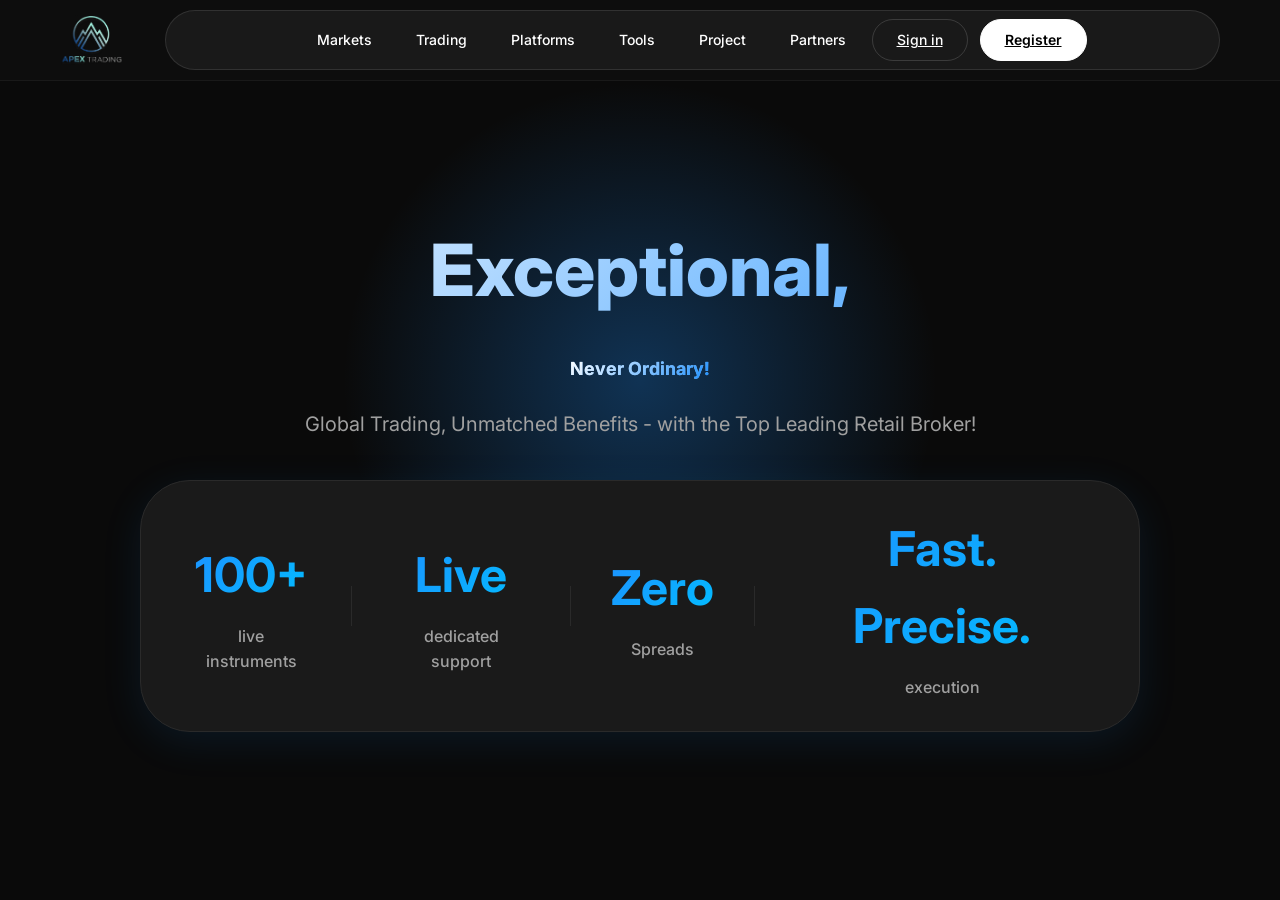
<file: apextradepro-main/index.html>
<!DOCTYPE html>
<html lang="en">
<head>
    <meta charset="UTF-8">
    <meta name="viewport" content="width=device-width, initial-scale=1.0">
    <title>ApexTradePro - Exceptional Trading Platform</title>
    <link rel="stylesheet" href="styles.css">

    <!-- 🔥 FIX: REMOVE BLUR -->
    <style>
        .navbar {
            background: #0d0d0d !important;
            backdrop-filter: none !important;
            -webkit-backdrop-filter: none !important;
            position: fixed;
            top: 0;
            width: 100%;
            z-index: 9999;
        }

        body {
            margin-top: 80px;
        }
    </style>

    <link href="https://fonts.googleapis.com/css2?family=Inter:wght@300;400;500;600;700;800&display=swap" rel="stylesheet">
</head>

<body>

<!-- Navigation -->
<nav class="navbar">
    <div class="container">
        <div class="nav-content">
            <a href="index.html" class="logo">
                <img src="Apex logo.png" alt="ApexTradePro" class="logo-img">
            </a>
            
            <button class="mobile-menu-toggle" id="mobileMenuToggle">
                <span></span>
                <span></span>
                <span></span>
            </button>
            
            <div class="nav-menu" id="navMenu">
                <div class="nav-item dropdown">
                    <span>Markets</span>
                    <div class="dropdown-menu dropdown-horizontal">
                        <a href="forex-cfd.html" class="dropdown-item">Forex CFD</a>
                        <a href="crypto-cfd.html" class="dropdown-item">Crypto CFD</a>
                        <a href="indices-cfd.html" class="dropdown-item">Indices CFD</a>
                        <a href="commodities-cfd.html" class="dropdown-item">Commodities CFD</a>
                    </div>
                </div>

                <div class="nav-item dropdown">
                    <span>Trading</span>
                    <div class="dropdown-menu">
                        <a href="accounts.html" class="dropdown-item">Accounts</a>
                        <a href="#" class="dropdown-item">Deposits and withdrawals</a>
                    </div>
                </div>

                <div class="nav-item dropdown">
                    <a href="platforms.html" style="color: inherit; text-decoration: none;">
                        <span>Platforms</span>
                    </a>
                </div>

                <div class="nav-item dropdown">
                    <span>Tools</span>
                    <div class="dropdown-menu">
                        <a href="economic-calendar.html" class="dropdown-item">Economic Calendar</a>
                        <a href="margin-calculator.html" class="dropdown-item">Margin Calculator</a>
                    </div>
                </div>

                <div class="nav-item dropdown">
                    <span>Project</span>
                    <div class="dropdown-menu">
                        <a href="about-us.html" class="dropdown-item">About us</a>
                        <a href="contact-us.html" class="dropdown-item">Contact us</a>
                        <a href="#" class="dropdown-item">Blog</a>
                    </div>
                </div>

                <div class="nav-item dropdown">
                    <a href="partners.html" style="text-decoration: none; color: inherit;">
                        <span>Partners</span>
                    </a>
                </div>
                
                <!-- ✅ FIXED BUTTONS -->
                <div class="nav-actions">
                    <a href="login.html" class="btn-signin">Sign in</a>
                    <a href="register.html" class="btn-register">Register</a>
                </div>
            </div>
        </div>
    </div>
</nav>

<!-- Hero Section (UNCHANGED) -->
<section class="hero">
    <div class="container">
        <div class="hero-content">
            <h1 class="hero-title">
                Exceptional,<br>
                <span class="hero-subtitle">Never Ordinary!</span>
            </h1>
            <p class="hero-description">
                Global Trading, Unmatched Benefits - with the Top Leading Retail Broker!
            </p>
            
        </div>

        <div class="hero-stats">
            <div class="stat-item">
                <div class="stat-number">100+</div>
                <div class="stat-label">live instruments</div>
            </div>
            <div class="stat-divider"></div>
            <div class="stat-item">
                <div class="stat-number">Live</div>
                <div class="stat-label">dedicated support</div>
            </div>
            <div class="stat-divider"></div>
            <div class="stat-item">
                <div class="stat-number">Zero</div>
                <div class="stat-label">Spreads</div>
            </div>
            <div class="stat-divider"></div>
            <div class="stat-item">
                <div class="stat-number">Fast. Precise.</div>
                <div class="stat-label">execution</div>
            </div>
        </div>
    </div>
</section>

<!-- ✅ REST OF YOUR CODE REMAINS SAME (no changes needed) -->

<script src="script.js"></script>
<script>
const navActions = document.querySelector(".nav-actions");
const isLoggedIn = localStorage.getItem("isLoggedIn");

if (isLoggedIn) {
    const user = JSON.parse(localStorage.getItem("user"));

    navActions.innerHTML = `
        <span style="color:white; margin-right:10px;">Hi, ${user.name} 👋</span>
        <button onclick="logout()" class="btn-signin">Logout</button>
    `;
}

function logout() {
    localStorage.removeItem("isLoggedIn");
    alert("Logged out successfully 👋");
    window.location.reload();
}
</script>
</body>
</html>
</file>
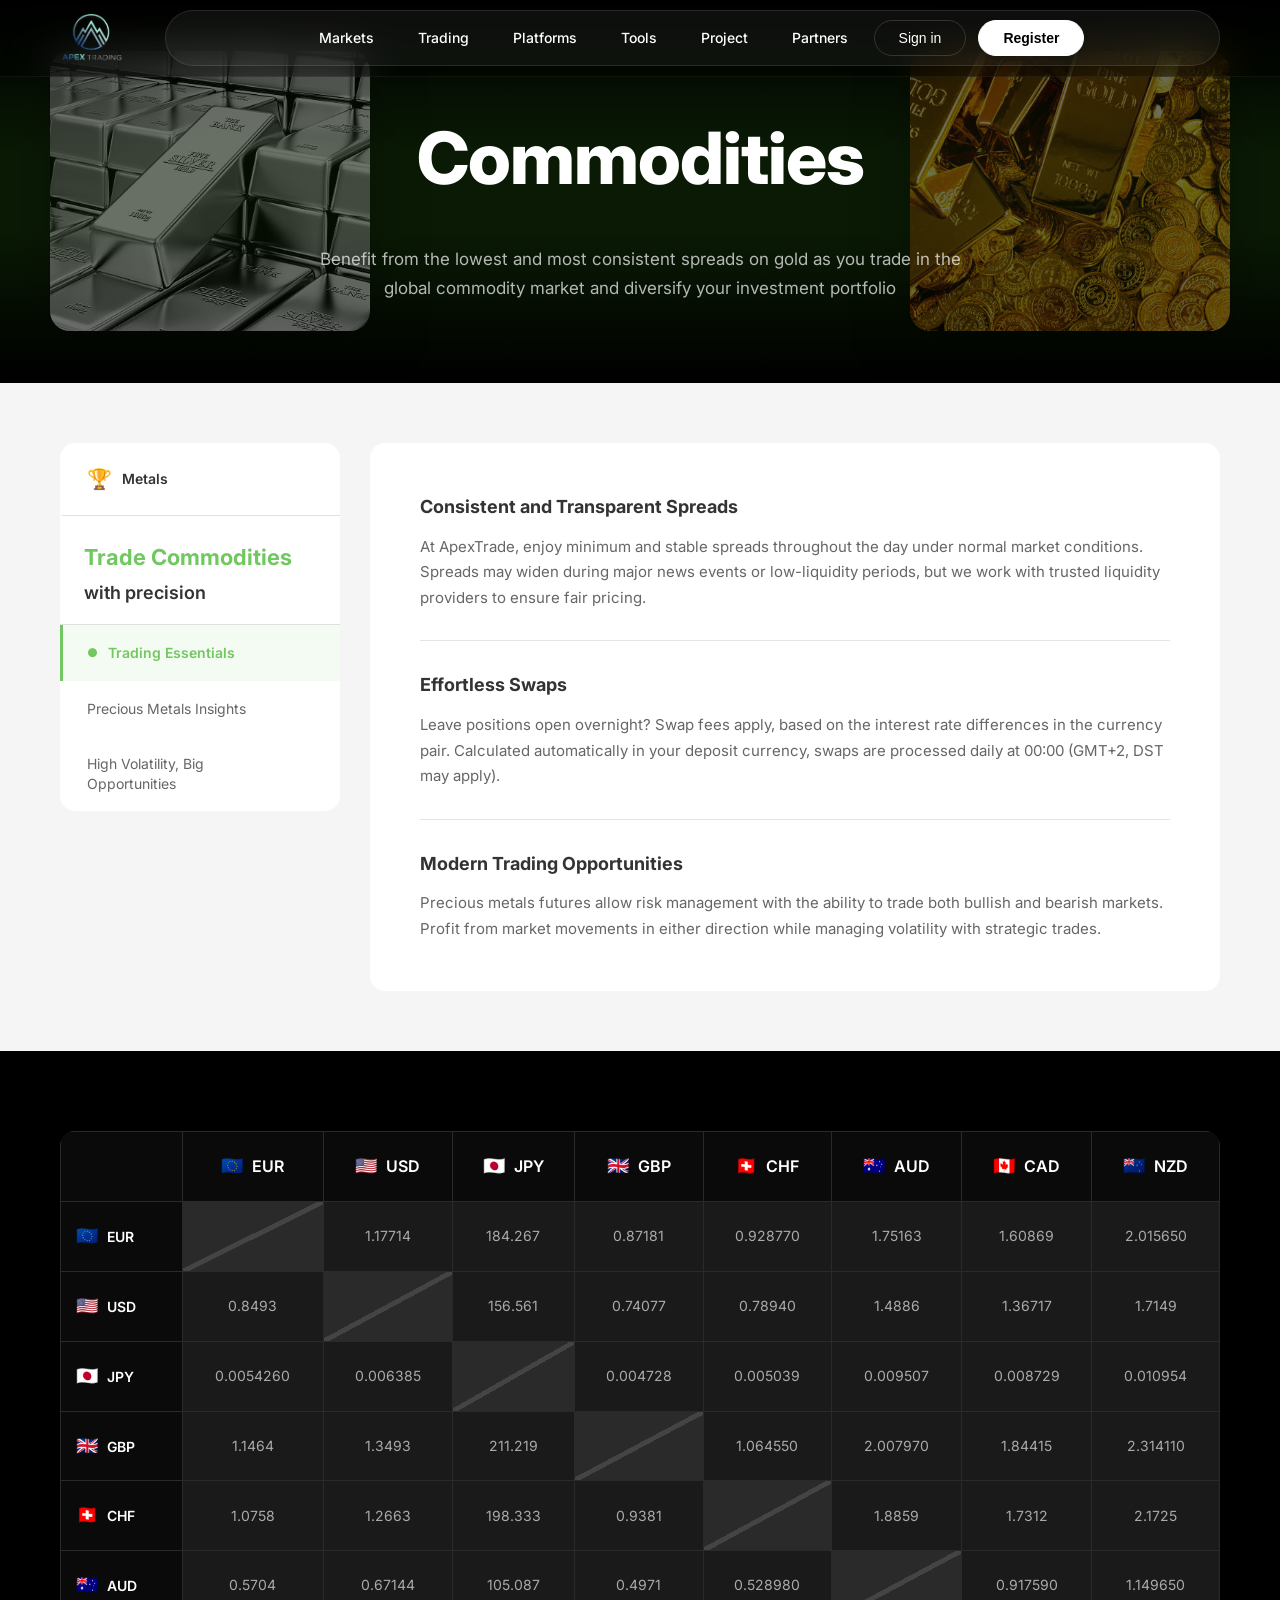
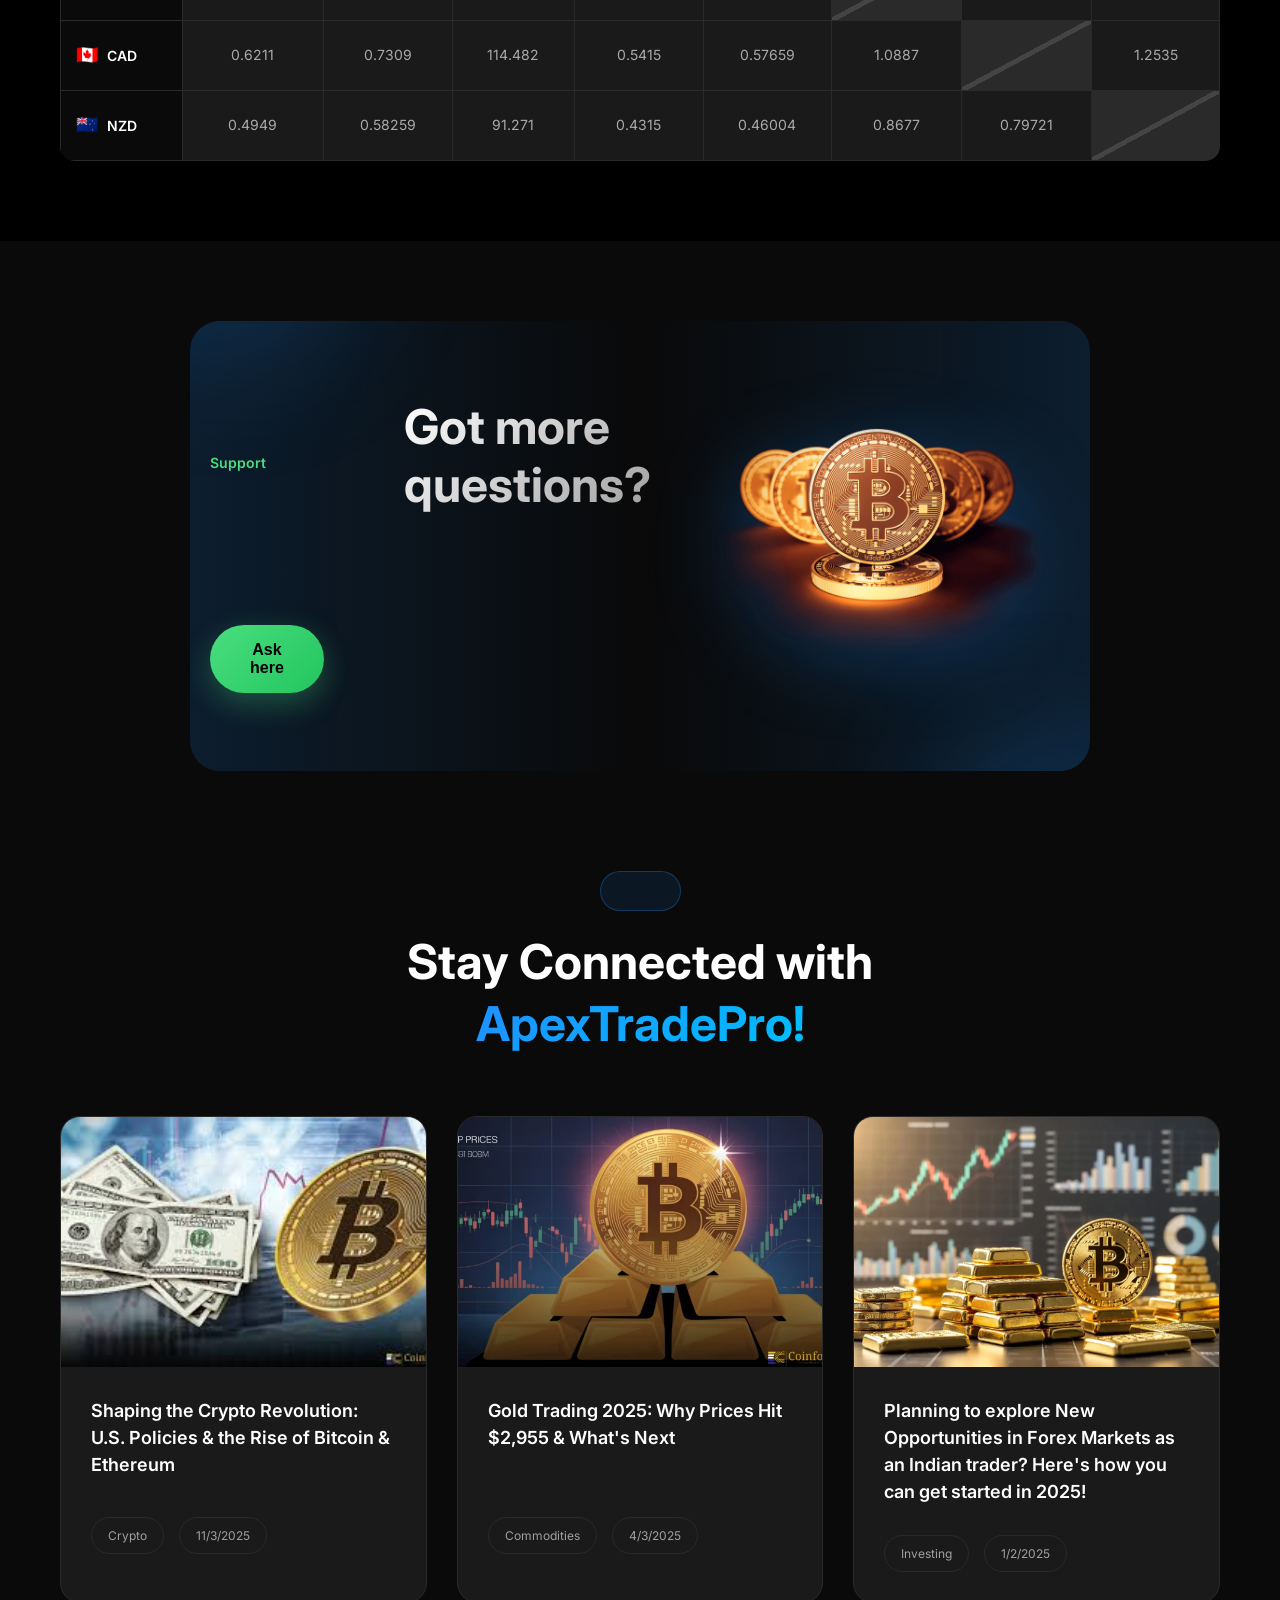
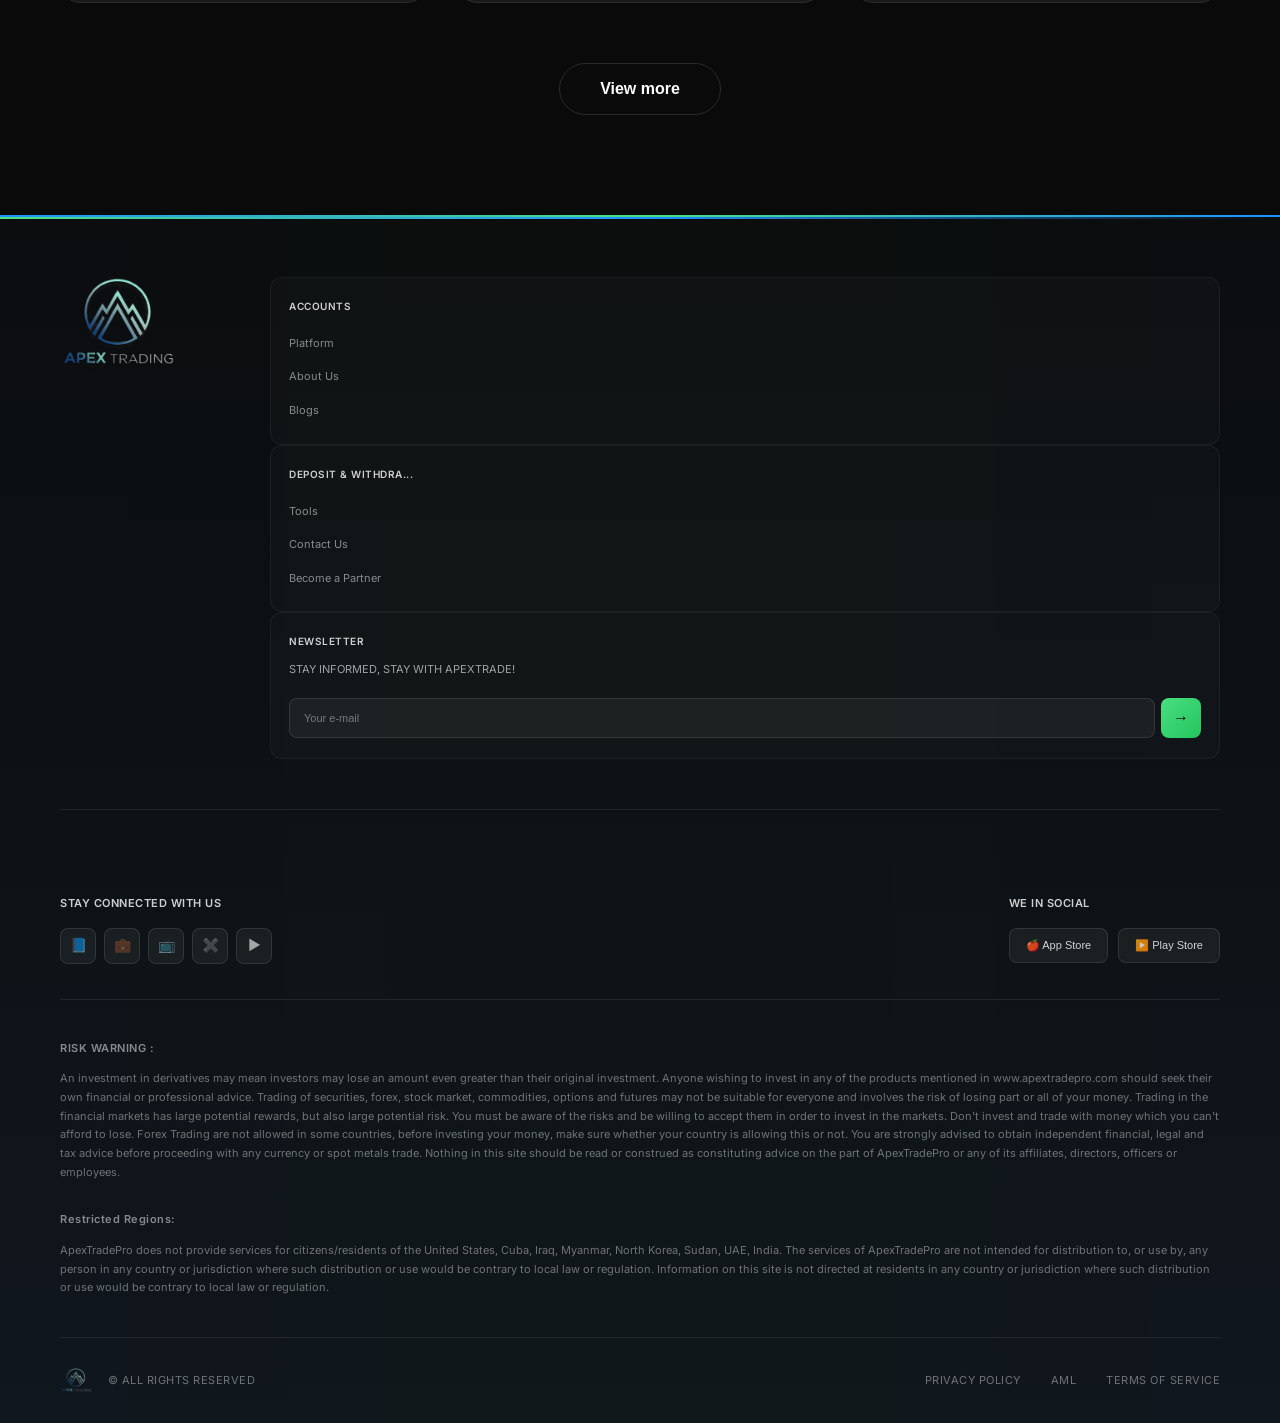
<file: apextradepro-main/commodities-cfd.html>
<!DOCTYPE html>
<html lang="en">
<head>
    <meta charset="UTF-8">
    <meta name="viewport" content="width=device-width, initial-scale=1.0">
    <title>Commodities Trading - ApexTradePro</title>
    <link rel="stylesheet" href="styles.css">
    <link href="https://fonts.googleapis.com/css2?family=Inter:wght@300;400;500;600;700;800&display=swap" rel="stylesheet">
</head>
<body>
    <!-- Navigation -->
    <nav class="navbar">
        <div class="container">
            <div class="nav-content">
                <a href="index.html" class="logo">
                    <img src="Apex logo.png" alt="ApexTradePro" class="logo-img">
                </a>
                
                <button class="mobile-menu-toggle" id="mobileMenuToggle">
                    <span></span>
                    <span></span>
                    <span></span>
                </button>
                
                <div class="nav-menu" id="navMenu">
                    <div class="nav-item dropdown">
                        <span>Markets</span>
                        <div class="dropdown-menu dropdown-horizontal">
                            <a href="forex-cfd.html" class="dropdown-item">Forex CFD</a>
                            <a href="crypto-cfd.html" class="dropdown-item">Crypto CFD</a>
                            <a href="indices-cfd.html" class="dropdown-item">Indices CFD</a>
                            <a href="commodities-cfd.html" class="dropdown-item">Commodities CFD</a>
                        </div>
                    </div>
                    <div class="nav-item dropdown">
                        <span>Trading</span>
                        <div class="dropdown-menu">
                            <a href="accounts.html" class="dropdown-item">Accounts</a>
                            <a href="#" class="dropdown-item">Deposits and withdrawals</a>
                        </div>
                    </div>
                    <div class="nav-item dropdown">
                        <a href="platforms.html" style="color: inherit; text-decoration: none;">
                            <span>Platforms</span>
                        </a>
                    </div>
                    <div class="nav-item dropdown">
                        <span>Tools</span>
                        <div class="dropdown-menu">
                            <a href="economic-calendar.html" class="dropdown-item">Economic Calendar</a>
                            <a href="margin-calculator.html" class="dropdown-item">Margin Calculator</a>
                        </div>
                    </div>
                    <div class="nav-item dropdown">
                        <span>Project</span>
                        <div class="dropdown-menu">
                            <a href="about-us.html" class="dropdown-item">About us</a>
                            <a href="contact-us.html" class="dropdown-item">Contact us</a>
                            <a href="#" class="dropdown-item">Blog</a>
                        </div>
                    </div>
                    <div class="nav-item dropdown">
                        <a href="partners.html" style="text-decoration: none; color: inherit;"><span>Partners</span></a>
                    </div>
                    
                    <div class="nav-actions">
                        <button class="btn-signin">Sign in</button>
                        <button class="btn-register">Register</button>
                    </div>
                </div>
            </div>
        </div>
    </nav>

    <!-- Commodities Hero Section -->
    <section class="commodities-hero">
        <div class="commodities-hero-image left-image">
            <img src="istockphoto-468068368-612x612.jpg" alt="Gold Bars">
        </div>
        <div class="container">
            <h1 class="commodities-hero-title">Commodities</h1>
            <p class="commodities-hero-subtitle">Benefit from the lowest and most consistent spreads on gold as you trade in the<br>global commodity market and diversify your investment portfolio</p>
        </div>
        <div class="commodities-hero-image right-image">
            <img src="istockphoto-1502148376-612x612.jpg" alt="Silver Precious Metals">
        </div>
    </section>

    <!-- Commodities Features -->
    <section class="forex-features">
        <div class="container">
            <div class="forex-content-grid">
                <!-- Left Sidebar -->
                <div class="forex-sidebar">
                    <div class="sidebar-item">
                        <span class="sidebar-icon">🏆</span>
                        <span>Metals</span>
                    </div>
                    <div class="sidebar-title">
                        <div class="title-green">Trade Commodities</div>
                        <div class="title-black">with precision</div>
                    </div>
                    <div class="sidebar-menu-item active" data-content="trading-essentials">
                        <span class="bullet">●</span>
                        <span class="menu-text">Trading Essentials</span>
                    </div>
                    <div class="sidebar-menu-item" data-content="precious-metals">
                        <span class="menu-text">Precious Metals Insights</span>
                    </div>
                    <div class="sidebar-menu-item" data-content="high-volatility">
                        <span class="menu-text">High Volatility, Big<br>Opportunities</span>
                    </div>
                </div>

                <!-- Main Content -->
                <div class="forex-main-content">
                    <!-- Trading Essentials Content -->
                    <div class="content-section active" id="trading-essentials">
                        <h3 class="content-section-title">Consistent and Transparent Spreads</h3>
                        <p class="content-section-text">At ApexTrade, enjoy minimum and stable spreads throughout the day under normal market conditions. Spreads may widen during major news events or low-liquidity periods, but we work with trusted liquidity providers to ensure fair pricing.</p>
                        <div class="content-divider"></div>
                        
                        <h3 class="content-section-title">Effortless Swaps</h3>
                        <p class="content-section-text">Leave positions open overnight? Swap fees apply, based on the interest rate differences in the currency pair. Calculated automatically in your deposit currency, swaps are processed daily at 00:00 (GMT+2, DST may apply).</p>
                        <div class="content-divider"></div>
                        
                        <h3 class="content-section-title">Modern Trading Opportunities</h3>
                        <p class="content-section-text">Precious metals futures allow risk management with the ability to trade both bullish and bearish markets. Profit from market movements in either direction while managing volatility with strategic trades.</p>
                    </div>

                    <!-- Precious Metals Insights Content -->
                    <div class="content-section" id="precious-metals">
                        <h3 class="content-section-title">Gold & Precious Metals Trading</h3>
                        <p class="content-section-text">Trade gold, silver, and other precious metals alongside hard commodities like crude oil. Futures, spot, and options contracts are available to suit your trading style, with global access to 50 major commodity markets.</p>
                        <div class="content-divider"></div>
                        
                        <h3 class="content-section-title">Diversify with Precious Metals</h3>
                        <p class="content-section-text">Gold, platinum, palladium, and silver retain intrinsic value regardless of economic conditions. Whether long-term investing or short-term trading, precious metals offer versatile opportunities for portfolio diversification.</p>
                        <div class="content-divider"></div>
                        
                        <h3 class="content-section-title">Market Factors & Trends</h3>
                        <p class="content-section-text">Precious metals' prices are influenced by global institutions, jewelry demand, and economic conditions. During uncertainty, gold often acts as a safe-haven asset, while industrial metals like platinum and palladium thrive on technological demand.</p>
                        <div class="content-divider"></div>
                        
                        <h3 class="content-section-title">A Rich Trading Legacy</h3>
                        <p class="content-section-text">Gold and silver have symbolized wealth for centuries, from ancient coins to modern investments. Today, alongside platinum and palladium, they remain cornerstones of financial security and industrial innovation.</p>
                    </div>

                    <!-- High Volatility Content -->
                    <div class="content-section" id="high-volatility">
                        <h3 class="content-section-title">Impact of Weather and Geopolitics</h3>
                        <p class="content-section-text">Extreme weather can disrupt the supply of crude oil, natural gas, and heating oil, shifting consumer demand. Political instability in key energy-producing regions also significantly impacts global prices.</p>
                        <div class="content-divider"></div>
                        
                        <h3 class="content-section-title">Trade Oil with Precision</h3>
                        <p class="content-section-text">Oil trading operates 24/7 with constantly moving prices. It's a perfect fit for day traders leveraging CFDs to capitalize on rapid market movements.</p>
                    </div>
                </div>
            </div>
        </div>
    </section>

    <!-- Commodities Trading Table -->
    <section class="forex-table-section">
        <div class="container">
            <div class="forex-matrix-wrapper">
                <table class="forex-matrix">
                    <thead>
                        <tr>
                            <th></th>
                            <th><span class="currency-flag">🇪🇺</span> EUR</th>
                            <th><span class="currency-flag">🇺🇸</span> USD</th>
                            <th><span class="currency-flag">🇯🇵</span> JPY</th>
                            <th><span class="currency-flag">🇬🇧</span> GBP</th>
                            <th><span class="currency-flag">🇨🇭</span> CHF</th>
                            <th><span class="currency-flag">🇦🇺</span> AUD</th>
                            <th><span class="currency-flag">🇨🇦</span> CAD</th>
                            <th><span class="currency-flag">🇳🇿</span> NZD</th>
                        </tr>
                    </thead>
                    <tbody>
                        <tr>
                            <td class="currency-label"><span class="currency-flag">🇪🇺</span> EUR</td>
                            <td class="diagonal-cell"></td>
                            <td>1.17714</td>
                            <td>184.267</td>
                            <td>0.87181</td>
                            <td>0.928770</td>
                            <td>1.75163</td>
                            <td>1.60869</td>
                            <td>2.015650</td>
                        </tr>
                        <tr>
                            <td class="currency-label"><span class="currency-flag">🇺🇸</span> USD</td>
                            <td>0.8493</td>
                            <td class="diagonal-cell"></td>
                            <td>156.561</td>
                            <td>0.74077</td>
                            <td>0.78940</td>
                            <td>1.4886</td>
                            <td>1.36717</td>
                            <td>1.7149</td>
                        </tr>
                        <tr>
                            <td class="currency-label"><span class="currency-flag">🇯🇵</span> JPY</td>
                            <td>0.0054260</td>
                            <td>0.006385</td>
                            <td class="diagonal-cell"></td>
                            <td>0.004728</td>
                            <td>0.005039</td>
                            <td>0.009507</td>
                            <td>0.008729</td>
                            <td>0.010954</td>
                        </tr>
                        <tr>
                            <td class="currency-label"><span class="currency-flag">🇬🇧</span> GBP</td>
                            <td>1.1464</td>
                            <td>1.3493</td>
                            <td>211.219</td>
                            <td class="diagonal-cell"></td>
                            <td>1.064550</td>
                            <td>2.007970</td>
                            <td>1.84415</td>
                            <td>2.314110</td>
                        </tr>
                        <tr>
                            <td class="currency-label"><span class="currency-flag">🇨🇭</span> CHF</td>
                            <td>1.0758</td>
                            <td>1.2663</td>
                            <td>198.333</td>
                            <td>0.9381</td>
                            <td class="diagonal-cell"></td>
                            <td>1.8859</td>
                            <td>1.7312</td>
                            <td>2.1725</td>
                        </tr>
                        <tr>
                            <td class="currency-label"><span class="currency-flag">🇦🇺</span> AUD</td>
                            <td>0.5704</td>
                            <td>0.67144</td>
                            <td>105.087</td>
                            <td>0.4971</td>
                            <td>0.528980</td>
                            <td class="diagonal-cell"></td>
                            <td>0.917590</td>
                            <td>1.149650</td>
                        </tr>
                        <tr>
                            <td class="currency-label"><span class="currency-flag">🇨🇦</span> CAD</td>
                            <td>0.6211</td>
                            <td>0.7309</td>
                            <td>114.482</td>
                            <td>0.5415</td>
                            <td>0.57659</td>
                            <td>1.0887</td>
                            <td class="diagonal-cell"></td>
                            <td>1.2535</td>
                        </tr>
                        <tr>
                            <td class="currency-label"><span class="currency-flag">🇳🇿</span> NZD</td>
                            <td>0.4949</td>
                            <td>0.58259</td>
                            <td>91.271</td>
                            <td>0.4315</td>
                            <td>0.46004</td>
                            <td>0.8677</td>
                            <td>0.79721</td>
                            <td class="diagonal-cell"></td>
                        </tr>
                    </tbody>
                </table>
            </div>
        </div>
    </section>

    <!-- Support Section -->
    <section class="cta">
        <div class="support-section">
            <div class="container">
                <div class="support-content">
                    <span class="support-tag">Support</span>
                    <h2 class="support-title">Got more<br>questions?</h2>
                    <button class="btn-support">Ask here</button>
                </div>
                <div class="support-image">
                    <img src="[CITYPNG.COM]HD Group Of Bitcoin Coins PNG - 1500x1500.png" alt="Support">
                </div>
            </div>
        </div>
    </section>

    <!-- News Section -->
    <section class="news">
        <div class="container">
            <div class="section-header">
                <span class="section-tag">News</span>
                <h2 class="section-title">Stay Connected with<br><span class="highlight">ApexTradePro!</span></h2>
            </div>
            <div class="news-grid">
                <div class="news-card">
                    <div class="news-image">
                        <img src="images.jpg" alt="Bitcoin">
                    </div>
                    <h3 class="news-title">Shaping the Crypto Revolution: U.S. Policies & the Rise of Bitcoin & Ethereum</h3>
                    <div class="news-tags">
                        <span class="news-tag">Crypto</span>
                        <span class="news-tag">11/3/2025</span>
                    </div>
                </div>
                <div class="news-card">
                    <div class="news-image">
                        <img src="Template-1-3.avif" alt="Gold Trading">
                    </div>
                    <h3 class="news-title">Gold Trading 2025: Why Prices Hit $2,955 & What's Next</h3>
                    <div class="news-tags">
                        <span class="news-tag">Commodities</span>
                        <span class="news-tag">4/3/2025</span>
                    </div>
                </div>
                <div class="news-card">
                    <div class="news-image">
                        <img src="153346333.webp" alt="Forex Trading">
                    </div>
                    <h3 class="news-title">Planning to explore New Opportunities in Forex Markets as an Indian trader? Here's how you can get started in 2025!</h3>
                    <div class="news-tags">
                        <span class="news-tag">Investing</span>
                        <span class="news-tag">1/2/2025</span>
                    </div>
                </div>
            </div>
            <button class="btn-view-more">View more</button>
        </div>
    </section>

    <!-- Footer -->
    <footer class="footer">
        <div class="container">
            <div class="footer-top">
                <div class="footer-logo">
                    <a href="index.html" class="logo">
                        <img src="Apex logo.png" alt="ApexTradePro" class="logo-img">
                    </a>
                </div>
                <div class="footer-links">
                    <div class="footer-column">
                        <h4>ACCOUNTS</h4>
                        <ul>
                            <li><a href="platforms.html">Platform</a></li>
                            <li><a href="about-us.html">About Us</a></li>
                            <li><a href="#">Blogs</a></li>
                        </ul>
                    </div>
                    <div class="footer-column">
                        <h4>DEPOSIT & WITHDRA...</h4>
                        <ul>
                            <li><a href="#">Tools</a></li>
                            <li><a href="contact-us.html">Contact Us</a></li>
                            <li><a href="#">Become a Partner</a></li>
                        </ul>
                    </div>
                    <div class="footer-column">
                        <h4>NEWSLETTER</h4>
                        <p>STAY INFORMED, STAY WITH APEXTRADE!</p>
                        <div class="newsletter-form">
                            <input type="email" placeholder="Your e-mail">
                            <button>→</button>
                        </div>
                    </div>
                </div>
            </div>
            <div class="footer-middle">
                <div class="footer-middle-left">
                    <h4>Stay connected with us</h4>
                    <div class="social-links">
                        <a href="#">📘</a>
                        <a href="#">💼</a>
                        <a href="#">📺</a>
                        <a href="#">✖️</a>
                        <a href="#">▶️</a>
                    </div>
                </div>
                <div class="footer-middle-right">
                    <h4>WE IN SOCIAL</h4>
                    <div class="app-buttons">
                        <button class="app-btn">🍎 App Store</button>
                        <button class="app-btn">▶️ Play Store</button>
                    </div>
                </div>
            </div>
            <div class="footer-legal">
                <div class="legal-section">
                    <h5>RISK WARNING :</h5>
                    <p>An investment in derivatives may mean investors may lose an amount even greater than their original investment. Anyone wishing to invest in any of the products mentioned in www.apextradepro.com should seek their own financial or professional advice. Trading of securities, forex, stock market, commodities, options and futures may not be suitable for everyone and involves the risk of losing part or all of your money. Trading in the financial markets has large potential rewards, but also large potential risk. You must be aware of the risks and be willing to accept them in order to invest in the markets. Don't invest and trade with money which you can't afford to lose. Forex Trading are not allowed in some countries, before investing your money, make sure whether your country is allowing this or not. You are strongly advised to obtain independent financial, legal and tax advice before proceeding with any currency or spot metals trade. Nothing in this site should be read or construed as constituting advice on the part of ApexTradePro or any of its affiliates, directors, officers or employees.</p>
                </div>
                <div class="legal-section">
                    <h5>Restricted Regions:</h5>
                    <p>ApexTradePro does not provide services for citizens/residents of the United States, Cuba, Iraq, Myanmar, North Korea, Sudan, UAE, India. The services of ApexTradePro are not intended for distribution to, or use by, any person in any country or jurisdiction where such distribution or use would be contrary to local law or regulation. Information on this site is not directed at residents in any country or jurisdiction where such distribution or use would be contrary to local law or regulation.</p>
                </div>
            </div>
            <div class="footer-bottom">
                <div class="footer-bottom-logo">
                    <img src="Apex logo.png" alt="ApexTradePro" class="bottom-logo">
                    <span>© ALL RIGHTS RESERVED</span>
                </div>
                <div class="footer-bottom-links">
                    <a href="#">PRIVACY POLICY</a>
                    <a href="#">AML</a>
                    <a href="#">TERMS OF SERVICE</a>
                </div>
            </div>
        </div>
    </footer>

    <script src="script.js"></script>
    <script>
        // Interactive Menu for Commodities Features
        document.addEventListener('DOMContentLoaded', function() {
            const menuItems = document.querySelectorAll('.sidebar-menu-item');
            const contentSections = document.querySelectorAll('.content-section');
            
            function showContent(item) {
                const contentId = item.getAttribute('data-content');
                
                // Remove active class from all menu items
                menuItems.forEach(mi => mi.classList.remove('active'));
                
                // Add active class to clicked item
                item.classList.add('active');
                
                // Hide all content sections
                contentSections.forEach(section => section.classList.remove('active'));
                
                // Show the selected content section
                const targetSection = document.getElementById(contentId);
                if (targetSection) {
                    targetSection.classList.add('active');
                }
            }
            
            // Add hover event listeners
            menuItems.forEach(item => {
                item.addEventListener('mouseenter', function() {
                    showContent(this);
                });
                
                item.addEventListener('click', function() {
                    showContent(this);
                });
            });
        });
    </script>
    <script>
document.addEventListener("DOMContentLoaded", function() {

    const navActions = document.querySelector(".nav-actions");
    const isLoggedIn = localStorage.getItem("isLoggedIn");
    const user = JSON.parse(localStorage.getItem("user"));

    if (isLoggedIn && user) {
        navActions.innerHTML = `
            <span style="color:white; margin-right:10px;">
                Hi, ${user.name} 👋
            </span>
            <button onclick="logout()" class="btn-signin">Logout</button>
        `;
    }

});

function logout() {
    localStorage.removeItem("isLoggedIn");
    alert("Logged out 👋");
    window.location.href = "index.html";
}
</script>
</body>
</html>
</file>
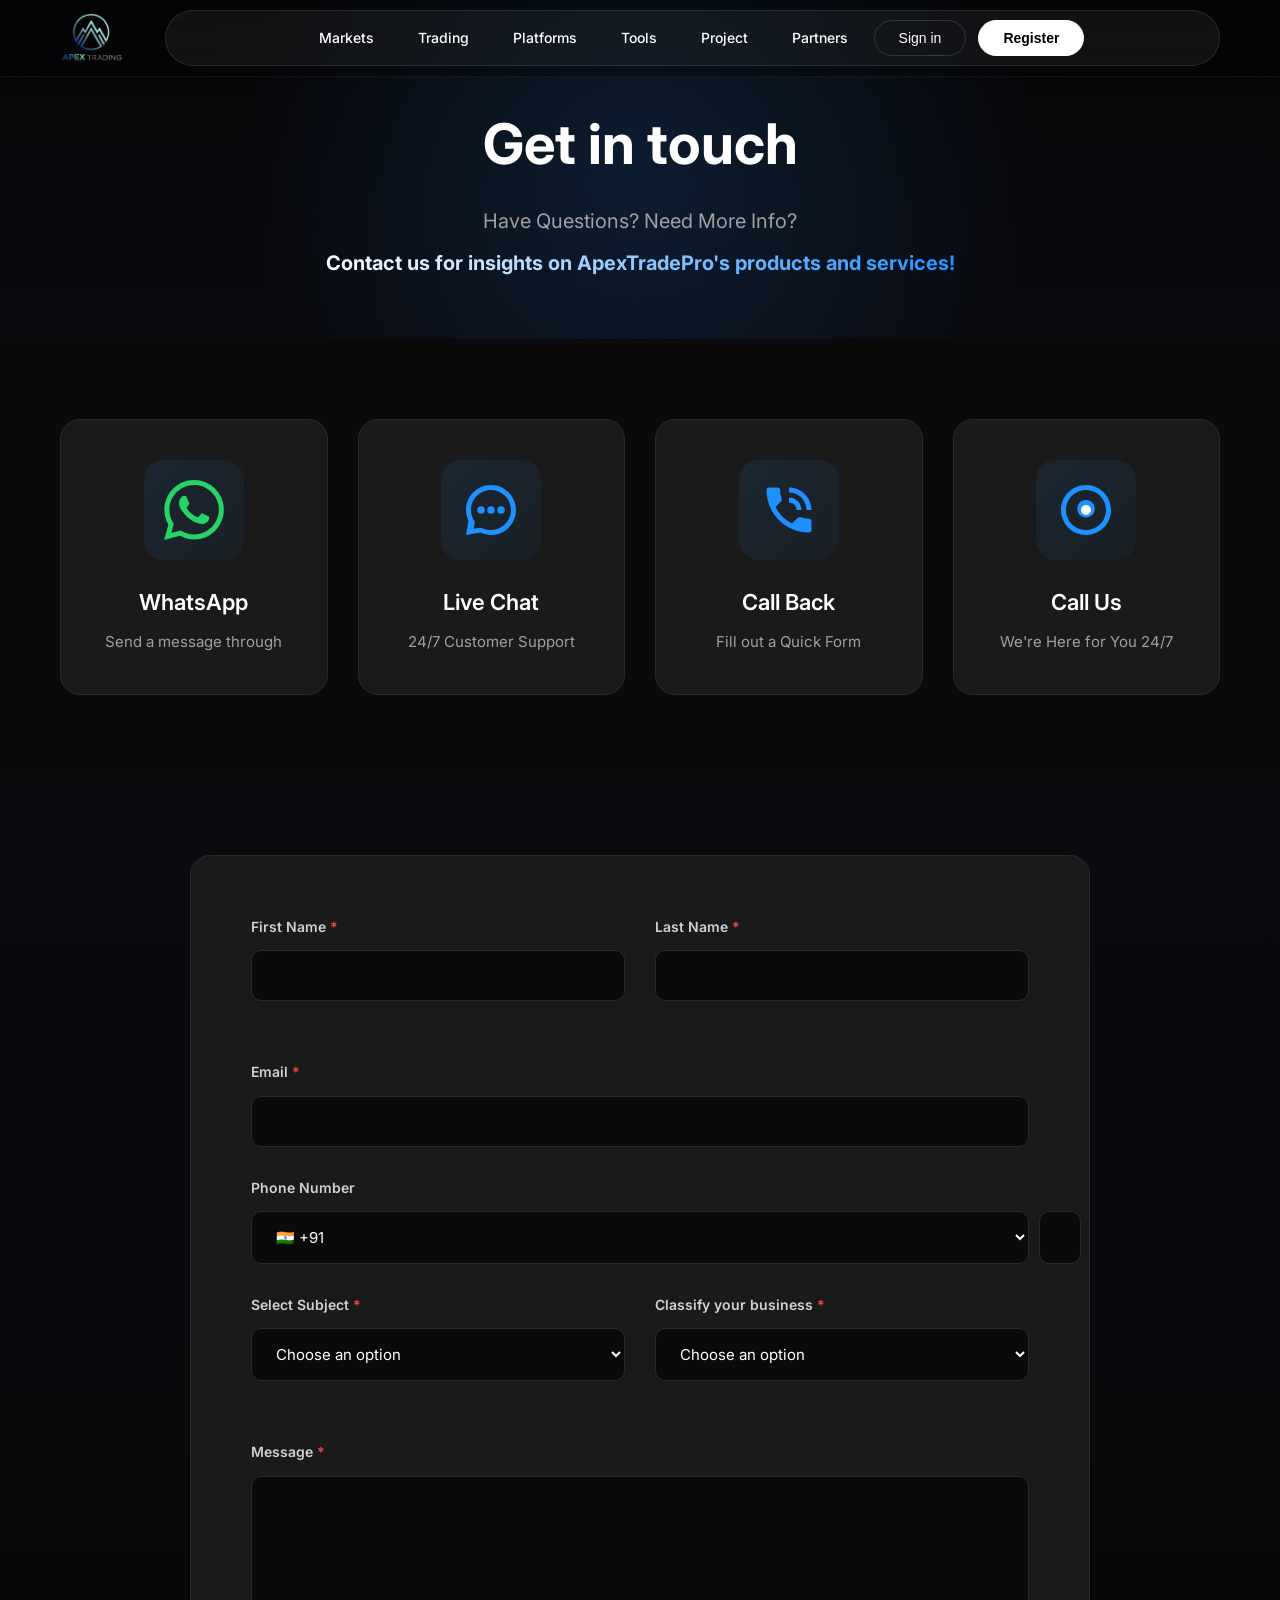
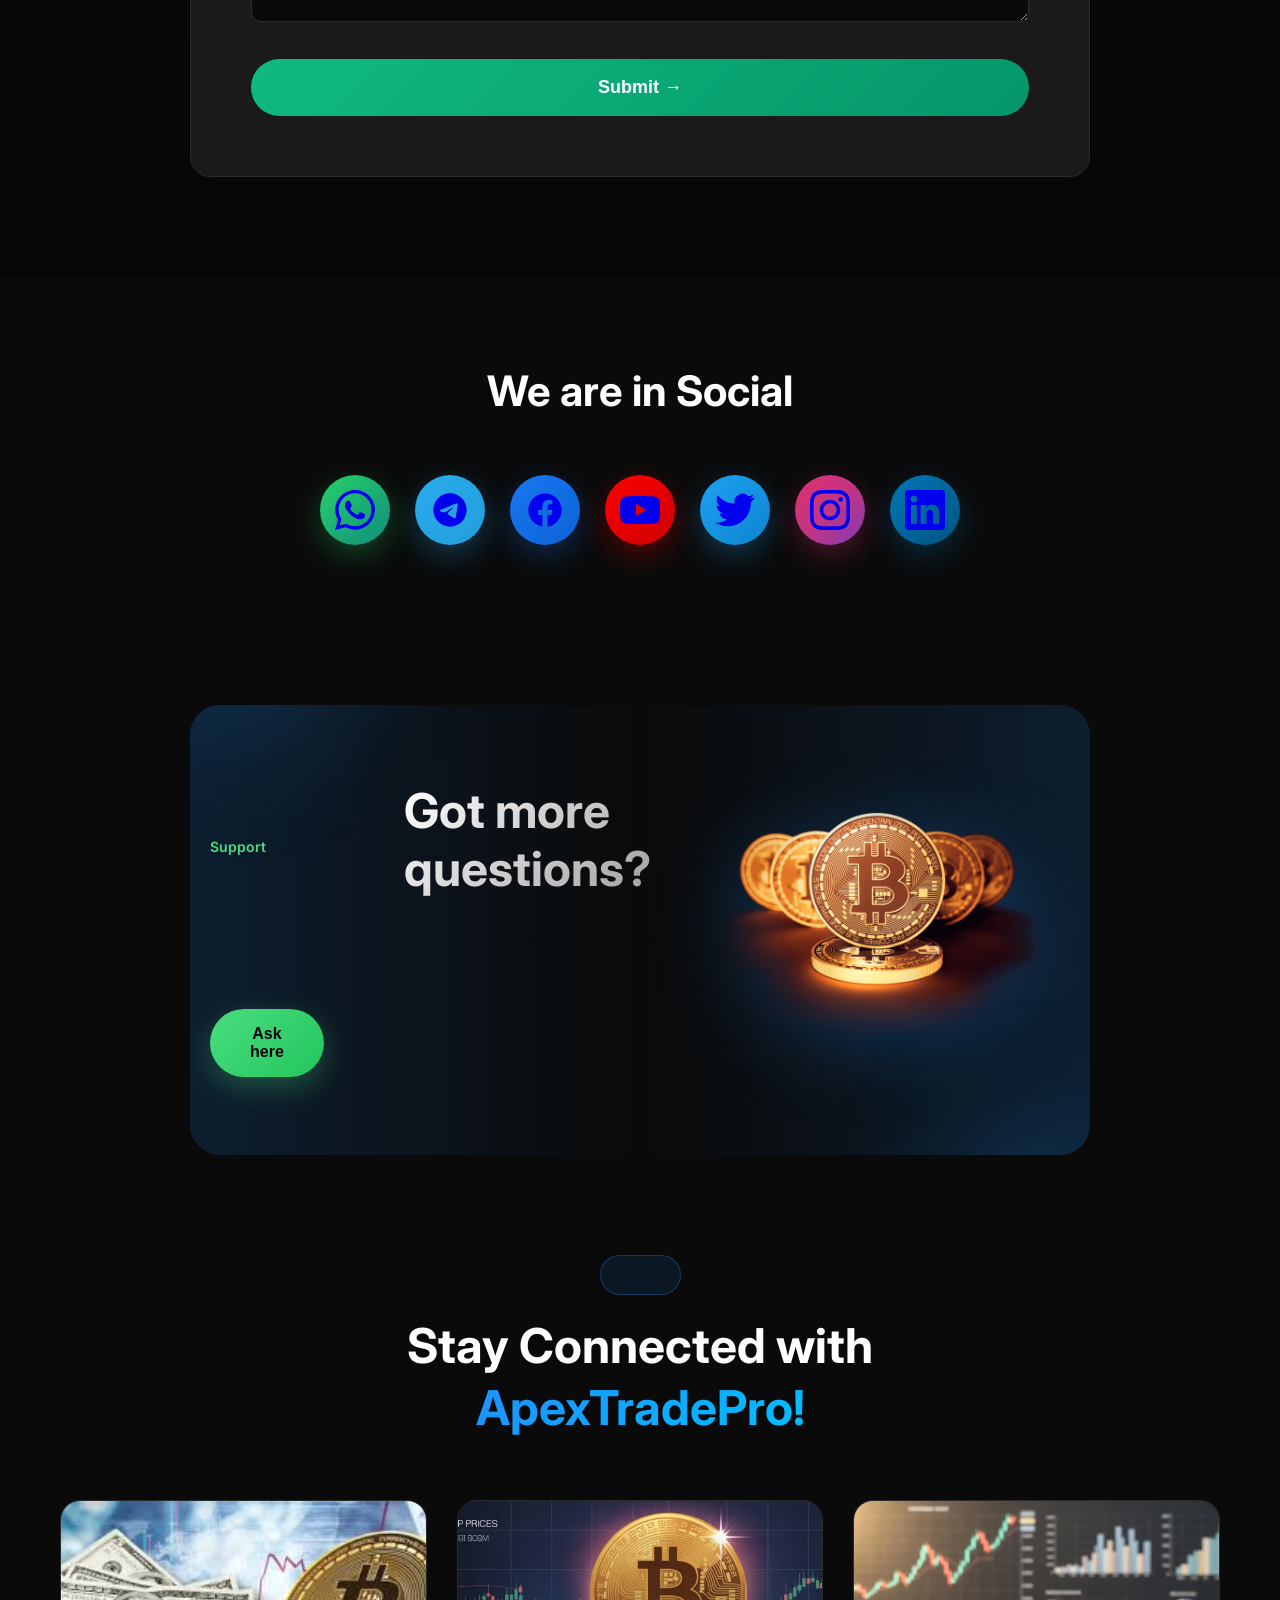
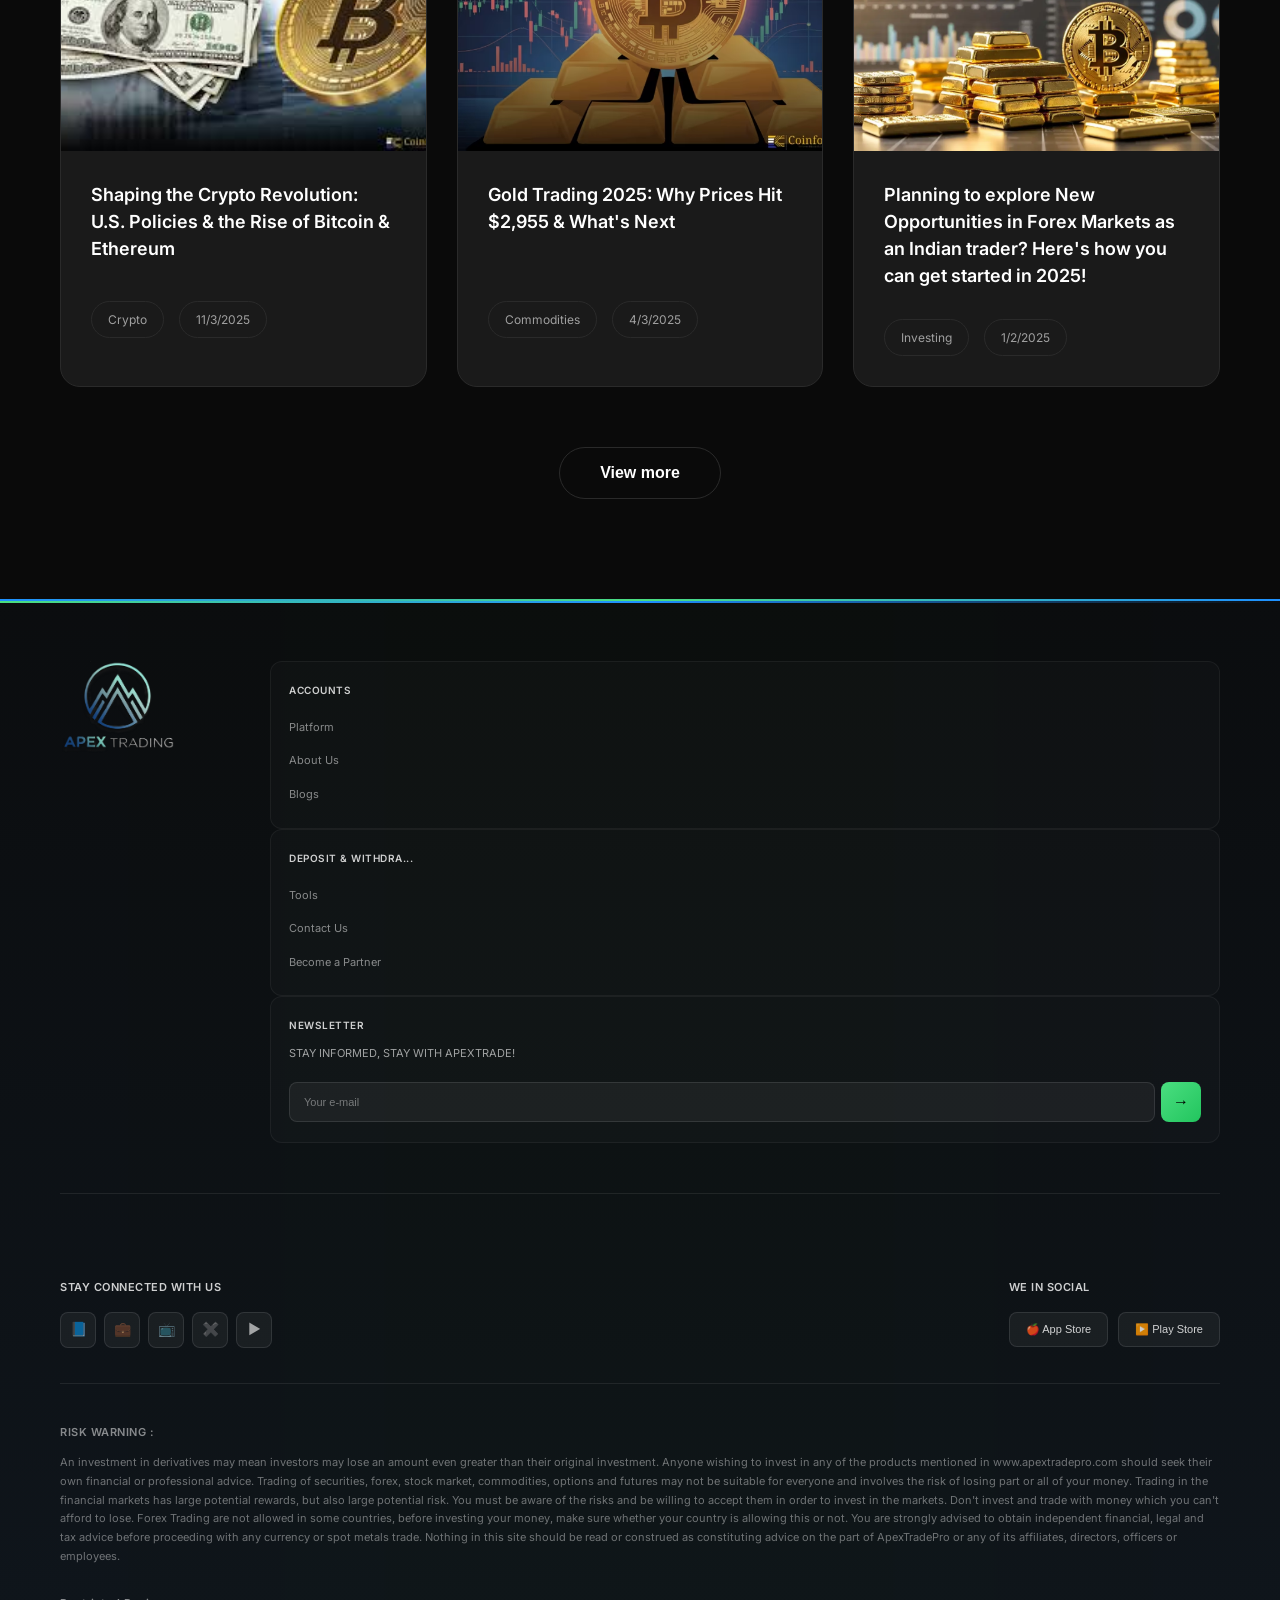
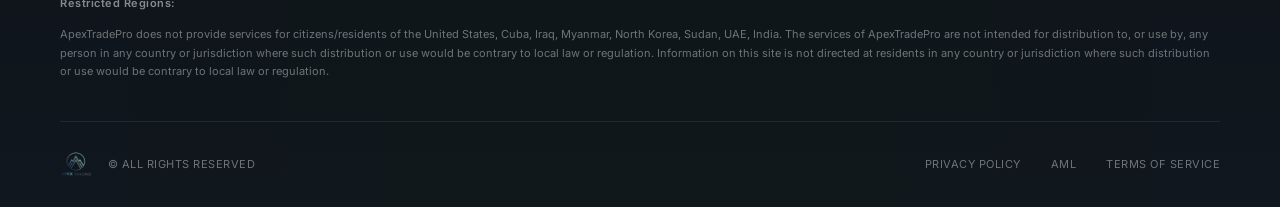
<file: apextradepro-main/contact-us.html>
<!DOCTYPE html>
<html lang="en">
<head>
    <meta charset="UTF-8">
    <meta name="viewport" content="width=device-width, initial-scale=1.0">
    <title>Contact Us - ApexTradePro</title>
    <link rel="stylesheet" href="styles.css">
    <link href="https://fonts.googleapis.com/css2?family=Inter:wght@300;400;500;600;700;800&display=swap" rel="stylesheet">
</head>
<body>
    <!-- Navigation -->
    <nav class="navbar">
        <div class="container">
            <div class="nav-content">
                <a href="index.html" class="logo">
                    <img src="Apex logo.png" alt="ApexTradePro" class="logo-img">
                </a>
                
                <button class="mobile-menu-toggle" id="mobileMenuToggle">
                    <span></span>
                    <span></span>
                    <span></span>
                </button>
                
                <div class="nav-menu" id="navMenu">
                    <div class="nav-item dropdown">
                        <span>Markets</span>
                        <div class="dropdown-menu dropdown-horizontal">
                            <a href="forex-cfd.html" class="dropdown-item">Forex CFD</a>
                            <a href="crypto-cfd.html" class="dropdown-item">Crypto CFD</a>
                            <a href="indices-cfd.html" class="dropdown-item">Indices CFD</a>
                            <a href="commodities-cfd.html" class="dropdown-item">Commodities CFD</a>
                        </div>
                    </div>
                    <div class="nav-item dropdown">
                        <span>Trading</span>
                        <div class="dropdown-menu">
                            <a href="accounts.html" class="dropdown-item">Accounts</a>
                            <a href="#" class="dropdown-item">Deposits and withdrawals</a>
                        </div>
                    </div>
                    <div class="nav-item dropdown">
                        <a href="platforms.html" style="color: inherit; text-decoration: none;">
                            <span>Platforms</span>
                        </a>
                    </div>
                    <div class="nav-item dropdown">
                        <span>Tools</span>
                        <div class="dropdown-menu">
                            <a href="economic-calendar.html" class="dropdown-item">Economic Calendar</a>
                            <a href="margin-calculator.html" class="dropdown-item">Margin Calculator</a>
                        </div>
                    </div>
                    <div class="nav-item dropdown">
                        <span>Project</span>
                        <div class="dropdown-menu">
                            <a href="about-us.html" class="dropdown-item">About us</a>
                            <a href="contact-us.html" class="dropdown-item">Contact us</a>
                            <a href="#" class="dropdown-item">Blog</a>
                        </div>
                    </div>
                    <div class="nav-item dropdown">
                        <a href="partners.html" style="text-decoration: none; color: inherit;"><span>Partners</span></a>
                    </div>
                    
                    <div class="nav-actions">
                        <button class="btn-signin">Sign in</button>
                        <button class="btn-register">Register</button>
                    </div>
                </div>
            </div>
        </div>
    </nav>

    <!-- Contact Hero Section -->
    <section class="contact-hero">
        <div class="container">
            <div class="contact-hero-content">
                <h1>Get in touch</h1>
                <p>Have Questions? Need More Info?</p>
                <p class="hero-subtitle">Contact us for insights on ApexTradePro's products and services!</p>
            </div>
        </div>
    </section>

    <!-- Contact Methods Section -->
    <section class="contact-methods-section">
        <div class="container">
            <div class="contact-methods-grid">
                <div class="contact-method-card">
                    <div class="method-icon whatsapp">
                        <svg width="60" height="60" viewBox="0 0 24 24" fill="none">
                            <path d="M17.472 14.382c-.297-.149-1.758-.867-2.03-.967-.273-.099-.471-.148-.67.15-.197.297-.767.966-.94 1.164-.173.199-.347.223-.644.075-.297-.15-1.255-.463-2.39-1.475-.883-.788-1.48-1.761-1.653-2.059-.173-.297-.018-.458.13-.606.134-.133.298-.347.446-.52.149-.174.198-.298.298-.497.099-.198.05-.371-.025-.52-.075-.149-.669-1.612-.916-2.207-.242-.579-.487-.5-.669-.51-.173-.008-.371-.01-.57-.01-.198 0-.52.074-.792.372-.272.297-1.04 1.016-1.04 2.479 0 1.462 1.065 2.875 1.213 3.074.149.198 2.096 3.2 5.077 4.487.709.306 1.262.489 1.694.625.712.227 1.36.195 1.871.118.571-.085 1.758-.719 2.006-1.413.248-.694.248-1.289.173-1.413-.074-.124-.272-.198-.57-.347m-5.421 7.403h-.004a9.87 9.87 0 01-5.031-1.378l-.361-.214-3.741.982.998-3.648-.235-.374a9.86 9.86 0 01-1.51-5.26c.001-5.45 4.436-9.884 9.888-9.884 2.64 0 5.122 1.03 6.988 2.898a9.825 9.825 0 012.893 6.994c-.003 5.45-4.437 9.884-9.885 9.884m8.413-18.297A11.815 11.815 0 0012.05 0C5.495 0 .16 5.335.157 11.892c0 2.096.547 4.142 1.588 5.945L.057 24l6.305-1.654a11.882 11.882 0 005.683 1.448h.005c6.554 0 11.89-5.335 11.893-11.893a11.821 11.821 0 00-3.48-8.413Z" fill="#25D366"/>
                        </svg>
                    </div>
                    <h3>WhatsApp</h3>
                    <p>Send a message through</p>
                </div>

                <div class="contact-method-card">
                    <div class="method-icon live-chat">
                        <svg width="60" height="60" viewBox="0 0 24 24" fill="none">
                            <path d="M12 2C6.48 2 2 6.48 2 12c0 1.54.36 3 .97 4.29L2 22l5.71-.97C9 21.64 10.46 22 12 22c5.52 0 10-4.48 10-10S17.52 2 12 2zm0 18c-1.38 0-2.68-.29-3.85-.81l-.27-.13-2.82.48.48-2.82-.13-.27A7.95 7.95 0 014 12c0-4.41 3.59-8 8-8s8 3.59 8 8-3.59 8-8 8z" fill="#1E90FF"/>
                            <circle cx="8" cy="12" r="1.5" fill="#1E90FF"/>
                            <circle cx="12" cy="12" r="1.5" fill="#1E90FF"/>
                            <circle cx="16" cy="12" r="1.5" fill="#1E90FF"/>
                        </svg>
                    </div>
                    <h3>Live Chat</h3>
                    <p>24/7 Customer Support</p>
                </div>

                <div class="contact-method-card">
                    <div class="method-icon call-back">
                        <svg width="60" height="60" viewBox="0 0 24 24" fill="none">
                            <path d="M20 15.5c-1.25 0-2.45-.2-3.57-.57-.35-.11-.74-.03-1.02.24l-2.2 2.2c-2.83-1.44-5.15-3.75-6.59-6.59l2.2-2.21c.28-.26.36-.65.25-1C8.7 6.45 8.5 5.25 8.5 4c0-.55-.45-1-1-1H4c-.55 0-1 .45-1 1 0 9.39 7.61 17 17 17 .55 0 1-.45 1-1v-3.5c0-.55-.45-1-1-1zM19 12h2c0-4.97-4.03-9-9-9v2c3.87 0 7 3.13 7 7zm-4 0h2c0-2.76-2.24-5-5-5v2c1.66 0 3 1.34 3 3z" fill="#1E90FF"/>
                        </svg>
                    </div>
                    <h3>Call Back</h3>
                    <p>Fill out a Quick Form</p>
                </div>

                <div class="contact-method-card">
                    <div class="method-icon call-us">
                        <svg width="60" height="60" viewBox="0 0 24 24" fill="none">
                            <path d="M12 2C6.48 2 2 6.48 2 12s4.48 10 10 10 10-4.48 10-10S17.52 2 12 2zm0 18c-4.41 0-8-3.59-8-8s3.59-8 8-8 8 3.59 8 8-3.59 8-8 8z" fill="#1E90FF"/>
                            <path d="M15.5 11.5c0 1.93-1.57 3.5-3.5 3.5S8.5 13.43 8.5 11.5c0-1.93 1.57-3.5 3.5-3.5s3.5 1.57 3.5 3.5z" fill="#1E90FF"/>
                            <circle cx="12" cy="12" r="2" fill="#fff"/>
                        </svg>
                    </div>
                    <h3>Call Us</h3>
                    <p>We're Here for You 24/7</p>
                </div>
            </div>
        </div>
    </section>

    <!-- Contact Form Section -->
    <section class="contact-form-section">
        <div class="container">
            <form class="contact-form">
                <div class="form-row">
                    <div class="form-group">
                        <label for="firstName">First Name <span class="required">*</span></label>
                        <input type="text" id="firstName" name="firstName" required>
                    </div>
                    <div class="form-group">
                        <label for="lastName">Last Name <span class="required">*</span></label>
                        <input type="text" id="lastName" name="lastName" required>
                    </div>
                </div>

                <div class="form-group">
                    <label for="email">Email <span class="required">*</span></label>
                    <input type="email" id="email" name="email" required>
                </div>

                <div class="form-group phone-group">
                    <label for="phone">Phone Number</label>
                    <div class="phone-input-wrapper">
                        <select class="country-code">
                            <option value="+91">🇮🇳 +91</option>
                            <option value="+1">🇺🇸 +1</option>
                            <option value="+44">🇬🇧 +44</option>
                            <option value="+971">🇦🇪 +971</option>
                        </select>
                        <input type="tel" id="phone" name="phone" placeholder="Enter phone number">
                        <button type="button" class="otp-btn">Send OTP</button>
                    </div>
                </div>

                <div class="form-row">
                    <div class="form-group">
                        <label for="subject">Select Subject <span class="required">*</span></label>
                        <select id="subject" name="subject" required>
                            <option value="">Choose an option</option>
                            <option value="account">Account Related</option>
                            <option value="trading">Trading Support</option>
                            <option value="technical">Technical Issue</option>
                            <option value="partnership">Partnership</option>
                            <option value="other">Other</option>
                        </select>
                    </div>
                    <div class="form-group">
                        <label for="business">Classify your business <span class="required">*</span></label>
                        <select id="business" name="business" required>
                            <option value="">Choose an option</option>
                            <option value="individual">Individual Trader</option>
                            <option value="institutional">Institutional</option>
                            <option value="broker">Broker</option>
                            <option value="partner">Partner</option>
                        </select>
                    </div>
                </div>

                <div class="form-group">
                    <label for="message">Message <span class="required">*</span></label>
                    <textarea id="message" name="message" rows="6" required></textarea>
                </div>

                <button type="submit" class="submit-btn">Submit →</button>
            </form>
        </div>
    </section>

    <!-- Social Section -->
    <section class="social-section">
        <div class="container">
            <h2>We are in Social</h2>
            <div class="social-icons-large">
                <a href="#" class="social-icon-large whatsapp-icon">
                    <svg width="40" height="40" viewBox="0 0 24 24" fill="currentColor">
                        <path d="M17.472 14.382c-.297-.149-1.758-.867-2.03-.967-.273-.099-.471-.148-.67.15-.197.297-.767.966-.94 1.164-.173.199-.347.223-.644.075-.297-.15-1.255-.463-2.39-1.475-.883-.788-1.48-1.761-1.653-2.059-.173-.297-.018-.458.13-.606.134-.133.298-.347.446-.52.149-.174.198-.298.298-.497.099-.198.05-.371-.025-.52-.075-.149-.669-1.612-.916-2.207-.242-.579-.487-.5-.669-.51-.173-.008-.371-.01-.57-.01-.198 0-.52.074-.792.372-.272.297-1.04 1.016-1.04 2.479 0 1.462 1.065 2.875 1.213 3.074.149.198 2.096 3.2 5.077 4.487.709.306 1.262.489 1.694.625.712.227 1.36.195 1.871.118.571-.085 1.758-.719 2.006-1.413.248-.694.248-1.289.173-1.413-.074-.124-.272-.198-.57-.347m-5.421 7.403h-.004a9.87 9.87 0 01-5.031-1.378l-.361-.214-3.741.982.998-3.648-.235-.374a9.86 9.86 0 01-1.51-5.26c.001-5.45 4.436-9.884 9.888-9.884 2.64 0 5.122 1.03 6.988 2.898a9.825 9.825 0 012.893 6.994c-.003 5.45-4.437 9.884-9.885 9.884m8.413-18.297A11.815 11.815 0 0012.05 0C5.495 0 .16 5.335.157 11.892c0 2.096.547 4.142 1.588 5.945L.057 24l6.305-1.654a11.882 11.882 0 005.683 1.448h.005c6.554 0 11.89-5.335 11.893-11.893a11.821 11.821 0 00-3.48-8.413Z"/>
                    </svg>
                </a>
                <a href="#" class="social-icon-large telegram-icon">
                    <svg width="40" height="40" viewBox="0 0 24 24" fill="currentColor">
                        <path d="M12 2C6.48 2 2 6.48 2 12s4.48 10 10 10 10-4.48 10-10S17.52 2 12 2zm4.64 6.8c-.15 1.58-.8 5.42-1.13 7.19-.14.75-.42 1-.68 1.03-.58.05-1.02-.38-1.58-.75-.88-.58-1.38-.94-2.23-1.5-.99-.65-.35-1.01.22-1.59.15-.15 2.71-2.48 2.76-2.69a.2.2 0 00-.05-.18c-.06-.05-.14-.03-.21-.02-.09.02-1.49.95-4.22 2.79-.4.27-.76.41-1.08.4-.36-.01-1.04-.2-1.55-.37-.63-.2-1.12-.31-1.08-.66.02-.18.27-.36.74-.55 2.92-1.27 4.86-2.11 5.83-2.51 2.78-1.16 3.35-1.36 3.73-1.36.08 0 .27.02.39.12.1.08.13.19.14.27-.01.06.01.24 0 .38z"/>
                    </svg>
                </a>
                <a href="#" class="social-icon-large facebook-icon">
                    <svg width="40" height="40" viewBox="0 0 24 24" fill="currentColor">
                        <path d="M12 2.04C6.5 2.04 2 6.53 2 12.06C2 17.06 5.66 21.21 10.44 21.96V14.96H7.9V12.06H10.44V9.85C10.44 7.34 11.93 5.96 14.22 5.96C15.31 5.96 16.45 6.15 16.45 6.15V8.62H15.19C13.95 8.62 13.56 9.39 13.56 10.18V12.06H16.34L15.89 14.96H13.56V21.96A10 10 0 0 0 22 12.06C22 6.53 17.5 2.04 12 2.04Z"/>
                    </svg>
                </a>
                <a href="#" class="social-icon-large youtube-icon">
                    <svg width="40" height="40" viewBox="0 0 24 24" fill="currentColor">
                        <path d="M23.498 6.186a3.016 3.016 0 0 0-2.122-2.136C19.505 3.545 12 3.545 12 3.545s-7.505 0-9.377.505A3.017 3.017 0 0 0 .502 6.186C0 8.07 0 12 0 12s0 3.93.502 5.814a3.016 3.016 0 0 0 2.122 2.136c1.871.505 9.376.505 9.376.505s7.505 0 9.377-.505a3.015 3.015 0 0 0 2.122-2.136C24 15.93 24 12 24 12s0-3.93-.502-5.814zM9.545 15.568V8.432L15.818 12l-6.273 3.568z"/>
                    </svg>
                </a>
                <a href="#" class="social-icon-large twitter-icon">
                    <svg width="40" height="40" viewBox="0 0 24 24" fill="currentColor">
                        <path d="M23.953 4.57a10 10 0 01-2.825.775 4.958 4.958 0 002.163-2.723c-.951.555-2.005.959-3.127 1.184a4.92 4.92 0 00-8.384 4.482C7.69 8.095 4.067 6.13 1.64 3.162a4.822 4.822 0 00-.666 2.475c0 1.71.87 3.213 2.188 4.096a4.904 4.904 0 01-2.228-.616v.06a4.923 4.923 0 003.946 4.827 4.996 4.996 0 01-2.212.085 4.936 4.936 0 004.604 3.417 9.867 9.867 0 01-6.102 2.105c-.39 0-.779-.023-1.17-.067a13.995 13.995 0 007.557 2.209c9.053 0 13.998-7.496 13.998-13.985 0-.21 0-.42-.015-.63A9.935 9.935 0 0024 4.59z"/>
                    </svg>
                </a>
                <a href="#" class="social-icon-large instagram-icon">
                    <svg width="40" height="40" viewBox="0 0 24 24" fill="currentColor">
                        <path d="M12 2.163c3.204 0 3.584.012 4.85.07 3.252.148 4.771 1.691 4.919 4.919.058 1.265.069 1.645.069 4.849 0 3.205-.012 3.584-.069 4.849-.149 3.225-1.664 4.771-4.919 4.919-1.266.058-1.644.07-4.85.07-3.204 0-3.584-.012-4.849-.07-3.26-.149-4.771-1.699-4.919-4.92-.058-1.265-.07-1.644-.07-4.849 0-3.204.013-3.583.07-4.849.149-3.227 1.664-4.771 4.919-4.919 1.266-.057 1.645-.069 4.849-.069zm0-2.163c-3.259 0-3.667.014-4.947.072-4.358.2-6.78 2.618-6.98 6.98-.059 1.281-.073 1.689-.073 4.948 0 3.259.014 3.668.072 4.948.2 4.358 2.618 6.78 6.98 6.98 1.281.058 1.689.072 4.948.072 3.259 0 3.668-.014 4.948-.072 4.354-.2 6.782-2.618 6.979-6.98.059-1.28.073-1.689.073-4.948 0-3.259-.014-3.667-.072-4.947-.196-4.354-2.617-6.78-6.979-6.98-1.281-.059-1.69-.073-4.949-.073zm0 5.838c-3.403 0-6.162 2.759-6.162 6.162s2.759 6.163 6.162 6.163 6.162-2.759 6.162-6.163c0-3.403-2.759-6.162-6.162-6.162zm0 10.162c-2.209 0-4-1.79-4-4 0-2.209 1.791-4 4-4s4 1.791 4 4c0 2.21-1.791 4-4 4zm6.406-11.845c-.796 0-1.441.645-1.441 1.44s.645 1.44 1.441 1.44c.795 0 1.439-.645 1.439-1.44s-.644-1.44-1.439-1.44z"/>
                    </svg>
                </a>
                <a href="#" class="social-icon-large linkedin-icon">
                    <svg width="40" height="40" viewBox="0 0 24 24" fill="currentColor">
                        <path d="M20.447 20.452h-3.554v-5.569c0-1.328-.027-3.037-1.852-3.037-1.853 0-2.136 1.445-2.136 2.939v5.667H9.351V9h3.414v1.561h.046c.477-.9 1.637-1.85 3.37-1.85 3.601 0 4.267 2.37 4.267 5.455v6.286zM5.337 7.433c-1.144 0-2.063-.926-2.063-2.065 0-1.138.92-2.063 2.063-2.063 1.14 0 2.064.925 2.064 2.063 0 1.139-.925 2.065-2.064 2.065zm1.782 13.019H3.555V9h3.564v11.452zM22.225 0H1.771C.792 0 0 .774 0 1.729v20.542C0 23.227.792 24 1.771 24h20.451C23.2 24 24 23.227 24 22.271V1.729C24 .774 23.2 0 22.222 0h.003z"/>
                    </svg>
                </a>
            </div>
        </div>
    </section>

    <!-- Support Section -->
    <section class="cta">
        <div class="support-section">
            <div class="container">
                <div class="support-content">
                    <span class="support-tag">Support</span>
                    <h2 class="support-title">Got more<br>questions?</h2>
                    <button class="btn-support">Ask here</button>
                </div>
                <div class="support-image">
                    <img src="[CITYPNG.COM]HD Group Of Bitcoin Coins PNG - 1500x1500.png" alt="Support">
                </div>
            </div>
        </div>
    </section>

    <!-- News Section -->
    <section class="news">
        <div class="container">
            <div class="section-header">
                <span class="section-tag">News</span>
                <h2 class="section-title">Stay Connected with<br><span class="highlight">ApexTradePro!</span></h2>
            </div>
            <div class="news-grid">
                <div class="news-card">
                    <div class="news-image">
                        <img src="images.jpg" alt="Bitcoin">
                    </div>
                    <h3 class="news-title">Shaping the Crypto Revolution: U.S. Policies & the Rise of Bitcoin & Ethereum</h3>
                    <div class="news-tags">
                        <span class="news-tag">Crypto</span>
                        <span class="news-tag">11/3/2025</span>
                    </div>
                </div>
                <div class="news-card">
                    <div class="news-image">
                        <img src="Template-1-3.avif" alt="Gold Trading">
                    </div>
                    <h3 class="news-title">Gold Trading 2025: Why Prices Hit $2,955 & What's Next</h3>
                    <div class="news-tags">
                        <span class="news-tag">Commodities</span>
                        <span class="news-tag">4/3/2025</span>
                    </div>
                </div>
                <div class="news-card">
                    <div class="news-image">
                        <img src="153346333.webp" alt="Forex Trading">
                    </div>
                    <h3 class="news-title">Planning to explore New Opportunities in Forex Markets as an Indian trader? Here's how you can get started in 2025!</h3>
                    <div class="news-tags">
                        <span class="news-tag">Investing</span>
                        <span class="news-tag">1/2/2025</span>
                    </div>
                </div>
            </div>
            <button class="btn-view-more">View more</button>
        </div>
    </section>

    <!-- Footer -->
    <footer class="footer">
        <div class="container">
            <div class="footer-top">
                <div class="footer-logo">
                    <a href="index.html" class="logo">
                        <img src="Apex logo.png" alt="ApexTradePro" class="logo-img">
                    </a>
                </div>
                <div class="footer-links">
                    <div class="footer-column">
                        <h4>ACCOUNTS</h4>
                        <ul>
                            <li><a href="platforms.html">Platform</a></li>
                            <li><a href="about-us.html">About Us</a></li>
                            <li><a href="#">Blogs</a></li>
                        </ul>
                    </div>
                    <div class="footer-column">
                        <h4>DEPOSIT & WITHDRA...</h4>
                        <ul>
                            <li><a href="#">Tools</a></li>
                            <li><a href="contact-us.html">Contact Us</a></li>
                            <li><a href="#">Become a Partner</a></li>
                        </ul>
                    </div>
                    <div class="footer-column">
                        <h4>NEWSLETTER</h4>
                        <p>STAY INFORMED, STAY WITH APEXTRADE!</p>
                        <div class="newsletter-form">
                            <input type="email" placeholder="Your e-mail">
                            <button>→</button>
                        </div>
                    </div>
                </div>
            </div>
            <div class="footer-middle">
                <div class="footer-middle-left">
                    <h4>Stay connected with us</h4>
                    <div class="social-links">
                        <a href="#">📘</a>
                        <a href="#">💼</a>
                        <a href="#">📺</a>
                        <a href="#">✖️</a>
                        <a href="#">▶️</a>
                    </div>
                </div>
                <div class="footer-middle-right">
                    <h4>WE IN SOCIAL</h4>
                    <div class="app-buttons">
                        <button class="app-btn">🍎 App Store</button>
                        <button class="app-btn">▶️ Play Store</button>
                    </div>
                </div>
            </div>
            <div class="footer-legal">
                <div class="legal-section">
                    <h5>RISK WARNING :</h5>
                    <p>An investment in derivatives may mean investors may lose an amount even greater than their original investment. Anyone wishing to invest in any of the products mentioned in www.apextradepro.com should seek their own financial or professional advice. Trading of securities, forex, stock market, commodities, options and futures may not be suitable for everyone and involves the risk of losing part or all of your money. Trading in the financial markets has large potential rewards, but also large potential risk. You must be aware of the risks and be willing to accept them in order to invest in the markets. Don't invest and trade with money which you can't afford to lose. Forex Trading are not allowed in some countries, before investing your money, make sure whether your country is allowing this or not. You are strongly advised to obtain independent financial, legal and tax advice before proceeding with any currency or spot metals trade. Nothing in this site should be read or construed as constituting advice on the part of ApexTradePro or any of its affiliates, directors, officers or employees.</p>
                </div>
                <div class="legal-section">
                    <h5>Restricted Regions:</h5>
                    <p>ApexTradePro does not provide services for citizens/residents of the United States, Cuba, Iraq, Myanmar, North Korea, Sudan, UAE, India. The services of ApexTradePro are not intended for distribution to, or use by, any person in any country or jurisdiction where such distribution or use would be contrary to local law or regulation. Information on this site is not directed at residents in any country or jurisdiction where such distribution or use would be contrary to local law or regulation.</p>
                </div>
            </div>
            <div class="footer-bottom">
                <div class="footer-bottom-logo">
                    <img src="Apex logo.png" alt="ApexTradePro" class="bottom-logo">
                    <span>© ALL RIGHTS RESERVED</span>
                </div>
                <div class="footer-bottom-links">
                    <a href="#">PRIVACY POLICY</a>
                    <a href="#">AML</a>
                    <a href="#">TERMS OF SERVICE</a>
                </div>
            </div>
        </div>
    </footer>

    <script src="script.js"></script>
    <script>
document.addEventListener("DOMContentLoaded", function() {

    const navActions = document.querySelector(".nav-actions");
    const isLoggedIn = localStorage.getItem("isLoggedIn");
    const user = JSON.parse(localStorage.getItem("user"));

    if (isLoggedIn && user) {
        navActions.innerHTML = `
            <span style="color:white; margin-right:10px;">
                Hi, ${user.name} 👋
            </span>
            <button onclick="logout()" class="btn-signin">Logout</button>
        `;
    }

});

function logout() {
    localStorage.removeItem("isLoggedIn");
    alert("Logged out 👋");
    window.location.href = "index.html";
}
</script>
</body>
</html>
</file>
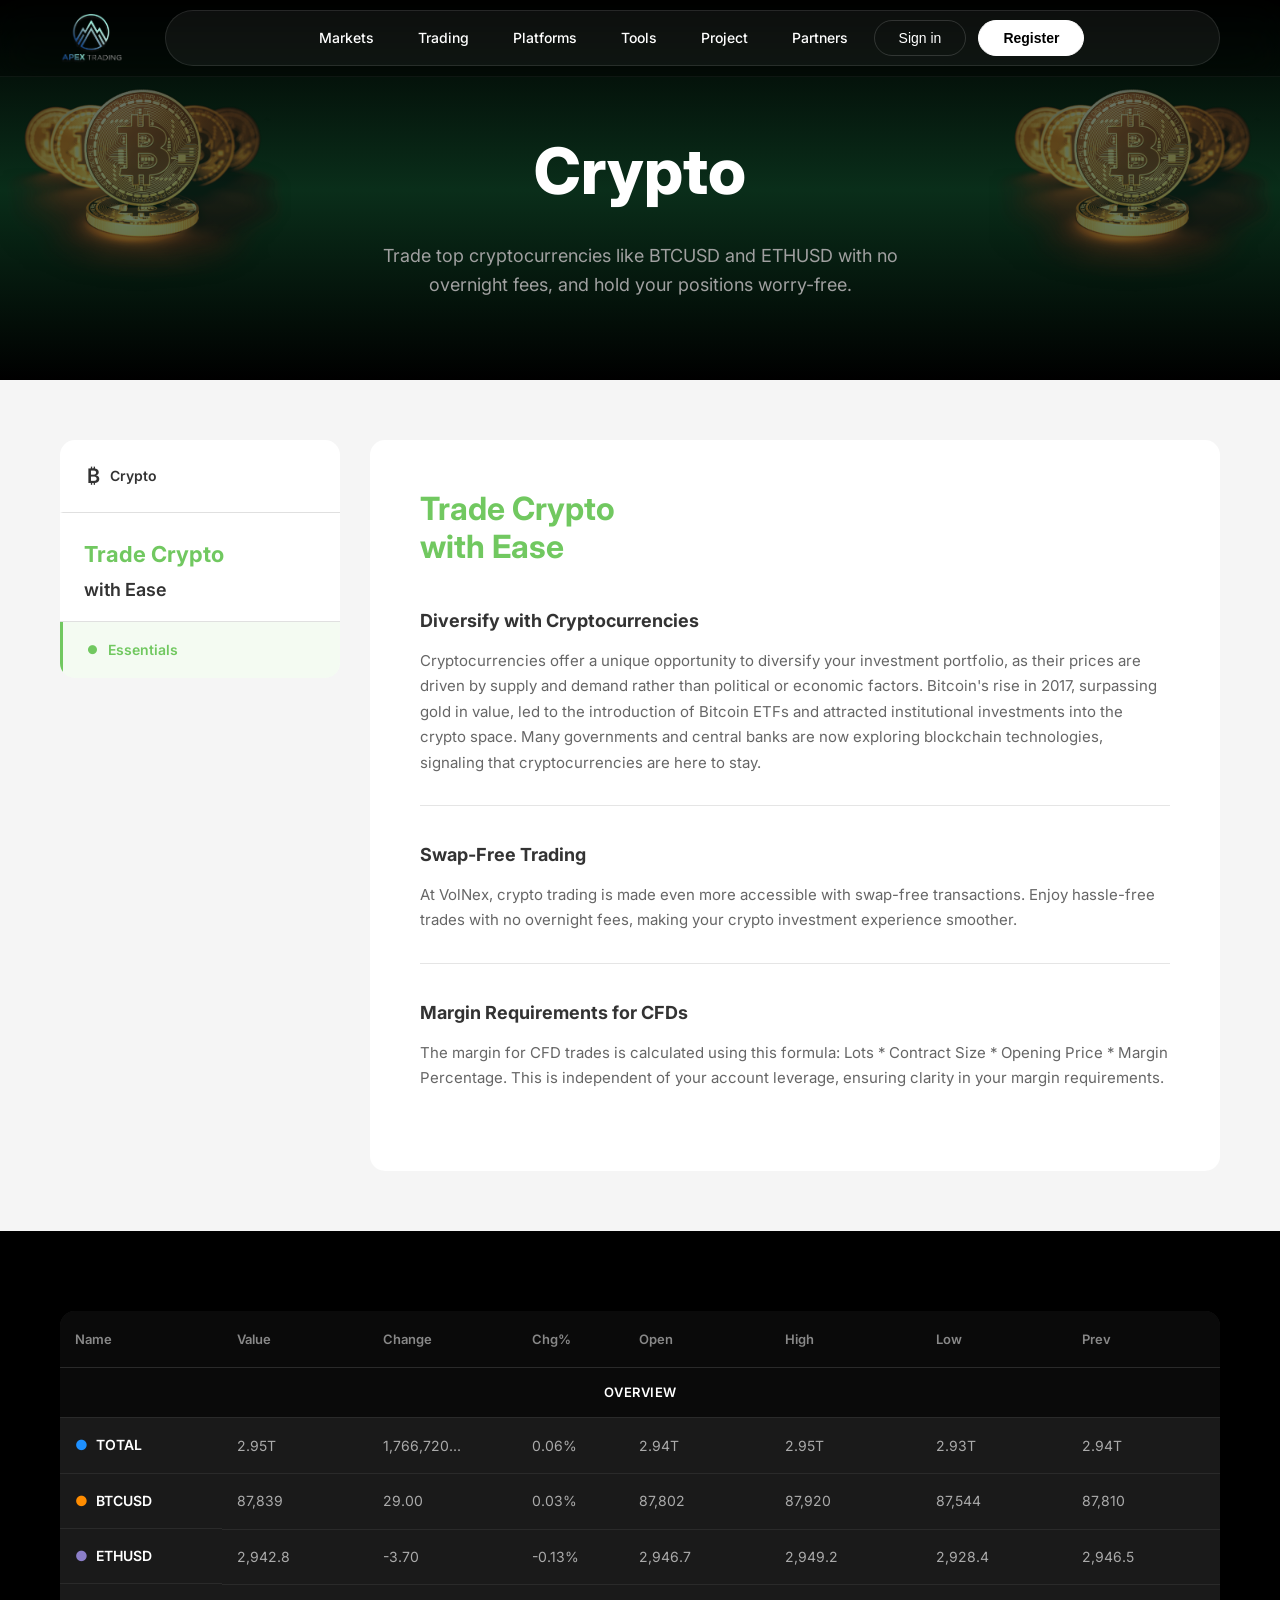
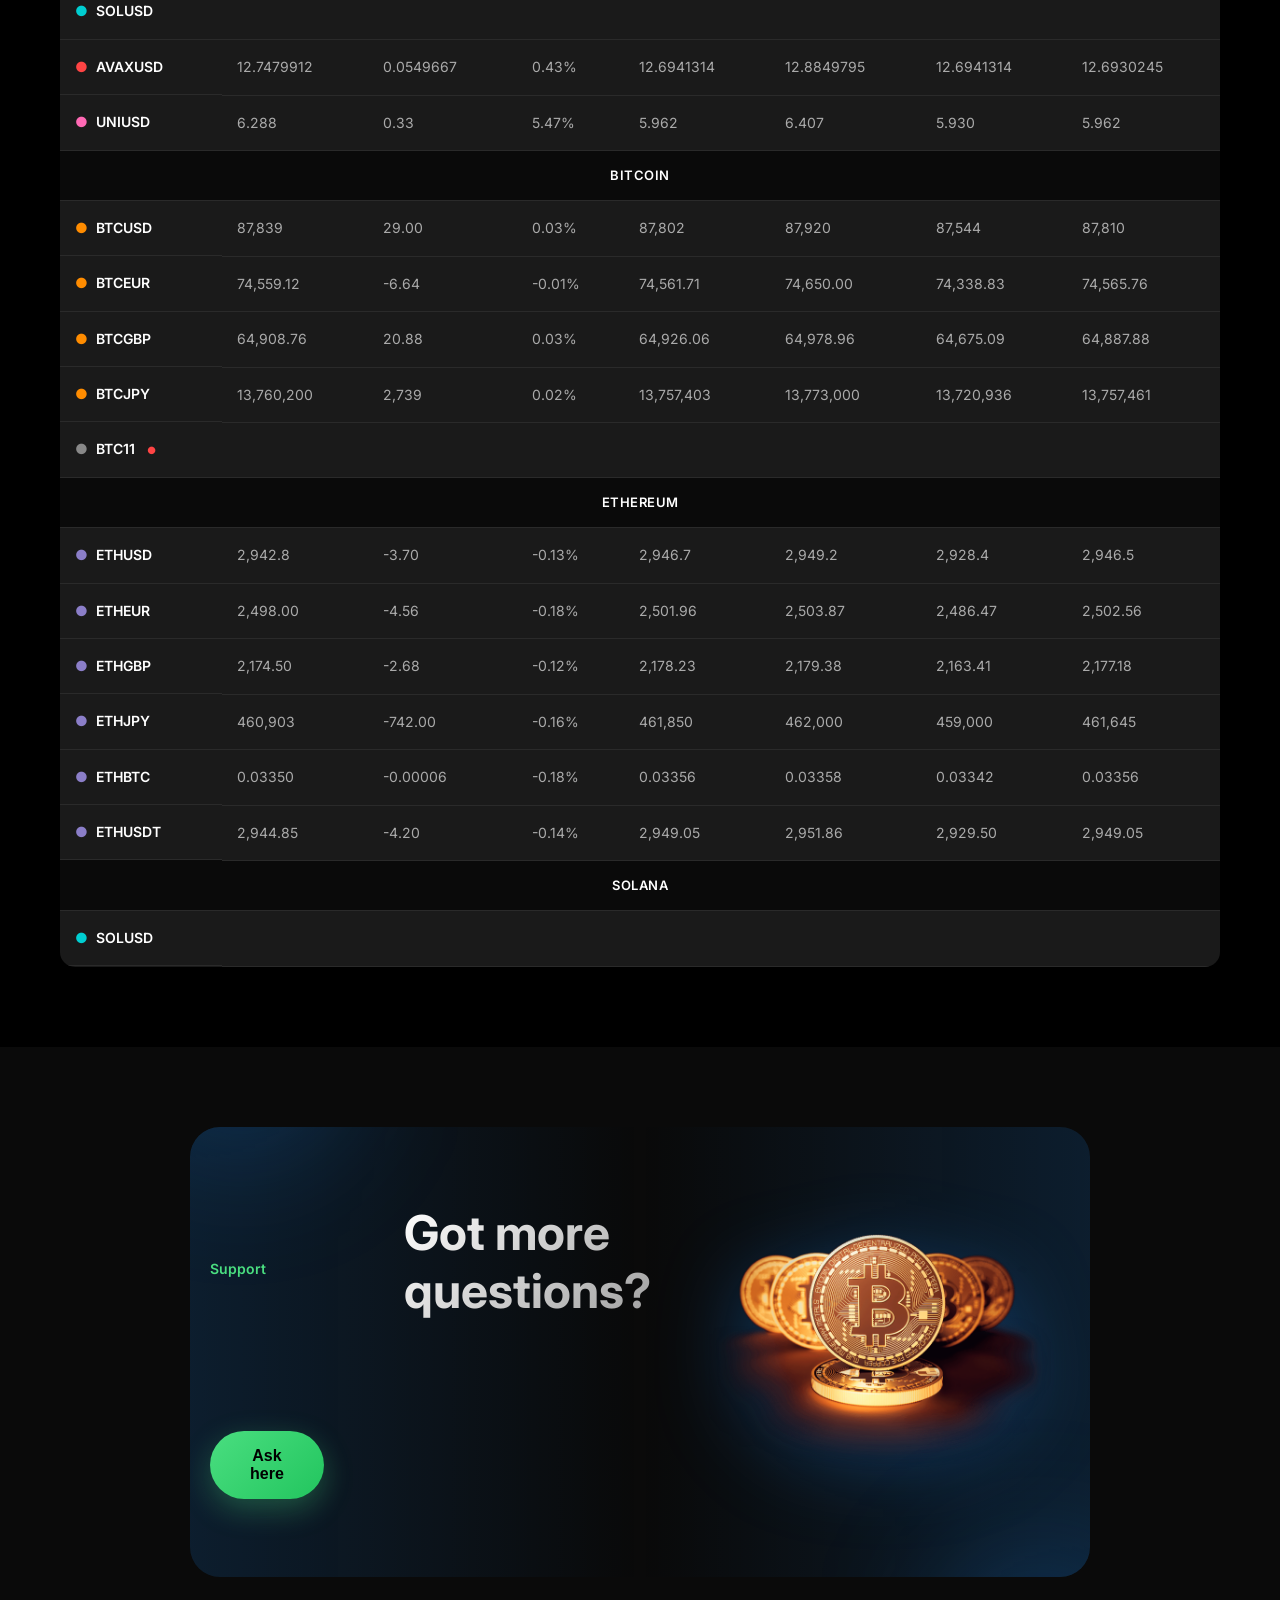
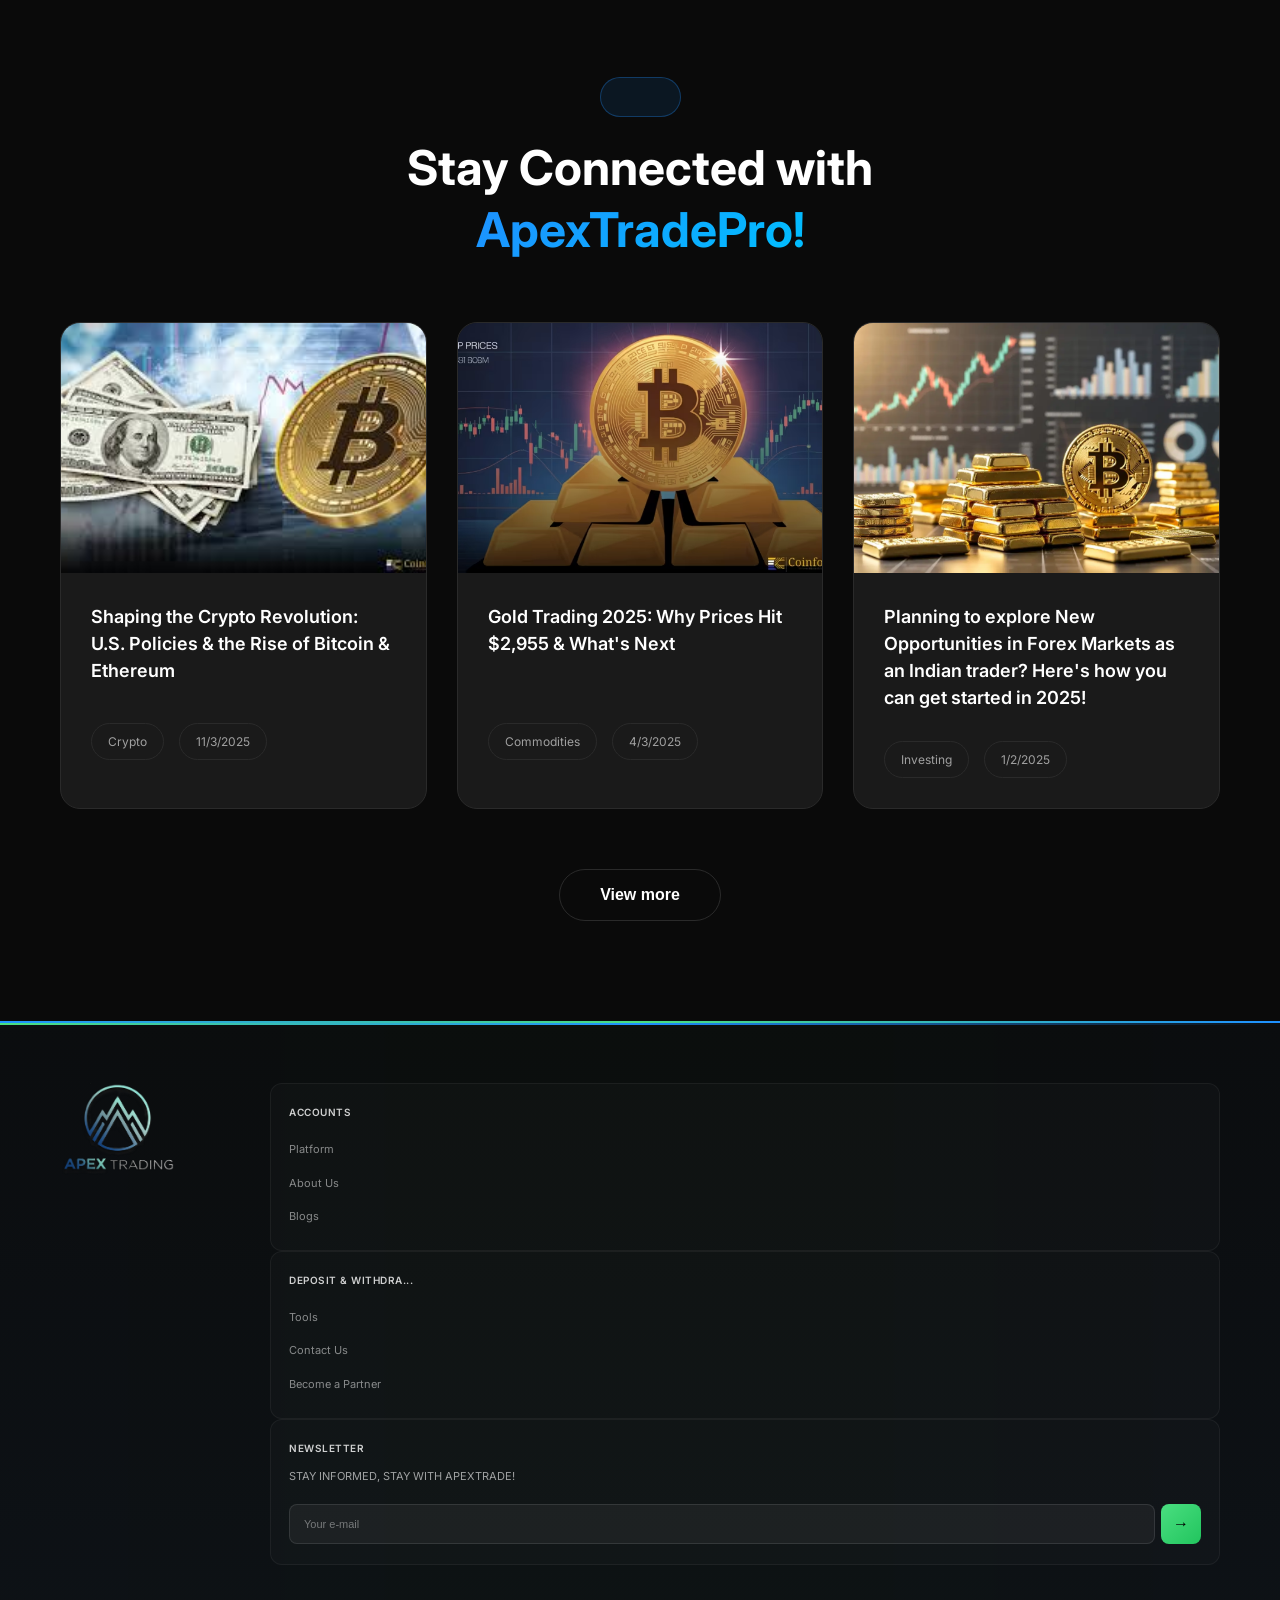
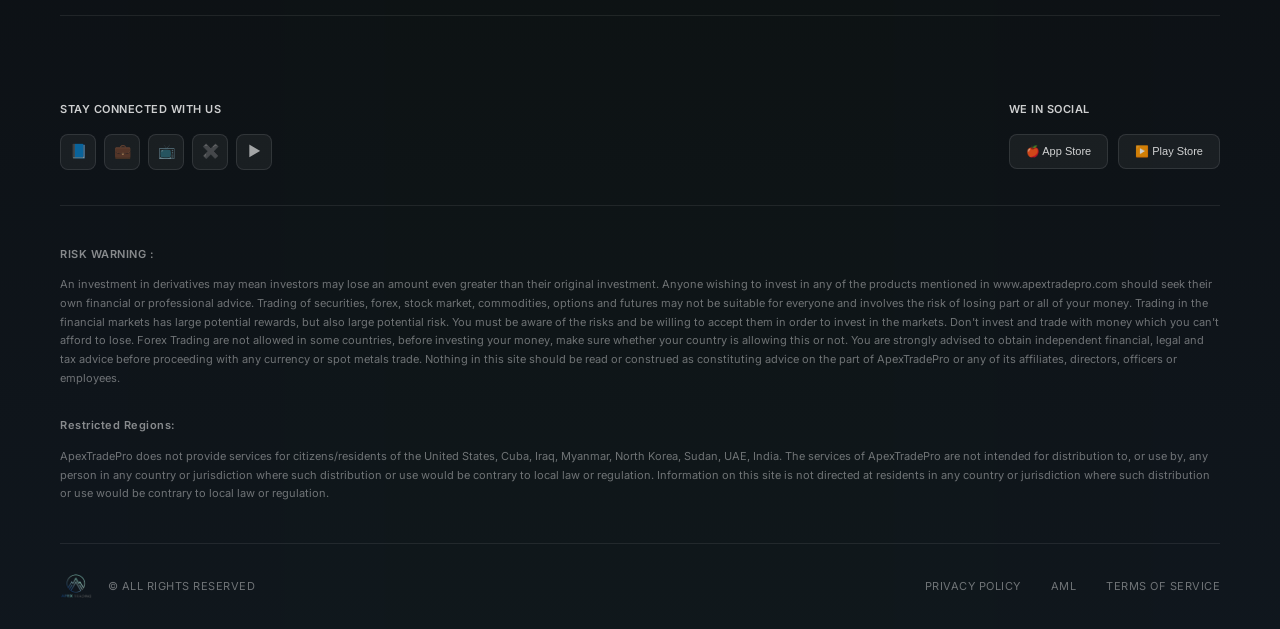
<file: apextradepro-main/crypto-cfd.html>
<!DOCTYPE html>
<html lang="en">
<head>
    <meta charset="UTF-8">
    <meta name="viewport" content="width=device-width, initial-scale=1.0">
    <title>Crypto Trading - ApexTradePro</title>
    <link rel="stylesheet" href="styles.css">
    <link href="https://fonts.googleapis.com/css2?family=Inter:wght@300;400;500;600;700;800&display=swap" rel="stylesheet">
</head>
<body>
    <!-- Navigation -->
    <nav class="navbar">
        <div class="container">
            <div class="nav-content">
                <a href="index.html" class="logo">
                    <img src="Apex logo.png" alt="ApexTradePro" class="logo-img">
                </a>
                
                <button class="mobile-menu-toggle" id="mobileMenuToggle">
                    <span></span>
                    <span></span>
                    <span></span>
                </button>
                
                <div class="nav-menu" id="navMenu">
                    <div class="nav-item dropdown">
                        <span>Markets</span>
                        <div class="dropdown-menu dropdown-horizontal">
                            <a href="forex-cfd.html" class="dropdown-item">Forex CFD</a>
                            <a href="crypto-cfd.html" class="dropdown-item">Crypto CFD</a>
                            <a href="indices-cfd.html" class="dropdown-item">Indices CFD</a>
                            <a href="commodities-cfd.html" class="dropdown-item">Commodities CFD</a>
                        </div>
                    </div>
                    <div class="nav-item dropdown">
                        <span>Trading</span>
                        <div class="dropdown-menu">
                            <a href="accounts.html" class="dropdown-item">Accounts</a>
                            <a href="#" class="dropdown-item">Deposits and withdrawals</a>
                        </div>
                    </div>
                    <div class="nav-item dropdown">
                        <a href="platforms.html" style="color: inherit; text-decoration: none;">
                            <span>Platforms</span>
                        </a>
                    </div>
                    <div class="nav-item dropdown">
                        <span>Tools</span>
                        <div class="dropdown-menu">
                            <a href="economic-calendar.html" class="dropdown-item">Economic Calendar</a>
                            <a href="margin-calculator.html" class="dropdown-item">Margin Calculator</a>
                        </div>
                    </div>
                    <div class="nav-item dropdown">
                        <span>Project</span>
                        <div class="dropdown-menu">
                            <a href="about-us.html" class="dropdown-item">About us</a>
                            <a href="contact-us.html" class="dropdown-item">Contact us</a>
                            <a href="#" class="dropdown-item">Blog</a>
                        </div>
                    </div>
                    <div class="nav-item dropdown">
                        <a href="partners.html" style="text-decoration: none; color: inherit;"><span>Partners</span></a>
                    </div>
                    
                    <div class="nav-actions">
                        <button class="btn-signin">Sign in</button>
                        <button class="btn-register">Register</button>
                    </div>
                </div>
            </div>
        </div>
    </nav>

    <!-- Crypto Hero Section -->
    <section class="crypto-hero">
        <div class="crypto-hero-coins left-coins">
            <img src="[CITYPNG.COM]HD Group Of Bitcoin Coins PNG - 1500x1500.png" alt="Crypto Coins">
        </div>
        <div class="container">
            <h1 class="crypto-hero-title">Crypto</h1>
            <p class="crypto-hero-subtitle">Trade top cryptocurrencies like BTCUSD and ETHUSD with no<br>overnight fees, and hold your positions worry-free.</p>
        </div>
        <div class="crypto-hero-coins right-coins">
            <img src="[CITYPNG.COM]HD Group Of Bitcoin Coins PNG - 1500x1500.png" alt="Crypto Coins">
        </div>
    </section>

    <!-- Crypto Features -->
    <section class="forex-features">
        <div class="container">
            <div class="forex-content-grid">
                <!-- Left Sidebar -->
                <div class="forex-sidebar">
                    <div class="sidebar-item">
                        <span class="sidebar-icon">₿</span>
                        <span>Crypto</span>
                    </div>
                    <div class="sidebar-title">
                        <div class="title-green">Trade Crypto</div>
                        <div class="title-black">with Ease</div>
                    </div>
                    <div class="sidebar-item active">
                        <span class="bullet">●</span>
                        <span class="highlight-text">Essentials</span>
                    </div>
                </div>

                <!-- Main Content -->
                <div class="forex-main-content">
                    <div class="feature-section">
                        <h2 class="feature-title">Trade Crypto<br>with Ease</h2>
                        
                        <div class="feature-item">
                            <h3 class="feature-item-title">Diversify with Cryptocurrencies</h3>
                            <p class="feature-text">Cryptocurrencies offer a unique opportunity to diversify your investment portfolio, as their prices are driven by supply and demand rather than political or economic factors. Bitcoin's rise in 2017, surpassing gold in value, led to the introduction of Bitcoin ETFs and attracted institutional investments into the crypto space. Many governments and central banks are now exploring blockchain technologies, signaling that cryptocurrencies are here to stay.</p>
                        </div>

                        <div class="feature-item">
                            <h3 class="feature-item-title">Swap-Free Trading</h3>
                            <p class="feature-text">At VolNex, crypto trading is made even more accessible with swap-free transactions. Enjoy hassle-free trades with no overnight fees, making your crypto investment experience smoother.</p>
                        </div>

                        <div class="feature-item">
                            <h3 class="feature-item-title">Margin Requirements for CFDs</h3>
                            <p class="feature-text">The margin for CFD trades is calculated using this formula: Lots * Contract Size * Opening Price * Margin Percentage. This is independent of your account leverage, ensuring clarity in your margin requirements.</p>
                        </div>
                    </div>
                </div>
            </div>
        </div>
    </section>

    <!-- Crypto Trading Table -->
    <section class="crypto-table-section">
        <div class="container">
            <div class="crypto-table-wrapper">
                <table class="crypto-table">
                    <thead>
                        <tr>
                            <th>Name</th>
                            <th>Value</th>
                            <th>Change</th>
                            <th>Chg%</th>
                            <th>Open</th>
                            <th>High</th>
                            <th>Low</th>
                            <th>Prev</th>
                        </tr>
                    </thead>
                    <tbody>
                        <tr class="section-header">
                            <td colspan="8">OVERVIEW</td>
                        </tr>
                        <tr>
                            <td class="crypto-name">
                                <span class="crypto-icon blue">●</span> TOTAL
                            </td>
                            <td>2.95T</td>
                            <td class="positive">1,766,720...</td>
                            <td class="positive">0.06%</td>
                            <td>2.94T</td>
                            <td>2.95T</td>
                            <td>2.93T</td>
                            <td>2.94T</td>
                        </tr>
                        <tr>
                            <td class="crypto-name">
                                <span class="crypto-icon orange">●</span> BTCUSD
                            </td>
                            <td>87,839</td>
                            <td class="positive">29.00</td>
                            <td class="positive">0.03%</td>
                            <td>87,802</td>
                            <td>87,920</td>
                            <td>87,544</td>
                            <td>87,810</td>
                        </tr>
                        <tr>
                            <td class="crypto-name">
                                <span class="crypto-icon purple">●</span> ETHUSD
                            </td>
                            <td>2,942.8</td>
                            <td class="negative">-3.70</td>
                            <td class="negative">-0.13%</td>
                            <td>2,946.7</td>
                            <td>2,949.2</td>
                            <td>2,928.4</td>
                            <td>2,946.5</td>
                        </tr>
                        <tr>
                            <td class="crypto-name">
                                <span class="crypto-icon cyan">●</span> SOLUSD
                            </td>
                            <td></td>
                            <td></td>
                            <td></td>
                            <td></td>
                            <td></td>
                            <td></td>
                            <td></td>
                        </tr>
                        <tr>
                            <td class="crypto-name">
                                <span class="crypto-icon red">●</span> AVAXUSD
                            </td>
                            <td>12.7479912</td>
                            <td class="positive">0.0549667</td>
                            <td class="positive">0.43%</td>
                            <td>12.6941314</td>
                            <td>12.8849795</td>
                            <td>12.6941314</td>
                            <td>12.6930245</td>
                        </tr>
                        <tr>
                            <td class="crypto-name">
                                <span class="crypto-icon pink">●</span> UNIUSD
                            </td>
                            <td>6.288</td>
                            <td class="positive">0.33</td>
                            <td class="positive">5.47%</td>
                            <td>5.962</td>
                            <td>6.407</td>
                            <td>5.930</td>
                            <td>5.962</td>
                        </tr>
                        
                        <tr class="section-header">
                            <td colspan="8">BITCOIN</td>
                        </tr>
                        <tr>
                            <td class="crypto-name">
                                <span class="crypto-icon orange">●</span> BTCUSD
                            </td>
                            <td>87,839</td>
                            <td class="positive">29.00</td>
                            <td class="positive">0.03%</td>
                            <td>87,802</td>
                            <td>87,920</td>
                            <td>87,544</td>
                            <td>87,810</td>
                        </tr>
                        <tr>
                            <td class="crypto-name">
                                <span class="crypto-icon orange">●</span> BTCEUR
                            </td>
                            <td>74,559.12</td>
                            <td class="negative">-6.64</td>
                            <td class="negative">-0.01%</td>
                            <td>74,561.71</td>
                            <td>74,650.00</td>
                            <td>74,338.83</td>
                            <td>74,565.76</td>
                        </tr>
                        <tr>
                            <td class="crypto-name">
                                <span class="crypto-icon orange">●</span> BTCGBP
                            </td>
                            <td>64,908.76</td>
                            <td class="positive">20.88</td>
                            <td class="positive">0.03%</td>
                            <td>64,926.06</td>
                            <td>64,978.96</td>
                            <td>64,675.09</td>
                            <td>64,887.88</td>
                        </tr>
                        <tr>
                            <td class="crypto-name">
                                <span class="crypto-icon orange">●</span> BTCJPY
                            </td>
                            <td>13,760,200</td>
                            <td class="positive">2,739</td>
                            <td class="positive">0.02%</td>
                            <td>13,757,403</td>
                            <td>13,773,000</td>
                            <td>13,720,936</td>
                            <td>13,757,461</td>
                        </tr>
                        <tr>
                            <td class="crypto-name">
                                <span class="crypto-icon gray">●</span> BTC11 <span class="status-red">●</span>
                            </td>
                            <td></td>
                            <td></td>
                            <td></td>
                            <td></td>
                            <td></td>
                            <td></td>
                            <td></td>
                        </tr>
                        
                        <tr class="section-header">
                            <td colspan="8">ETHEREUM</td>
                        </tr>
                        <tr>
                            <td class="crypto-name">
                                <span class="crypto-icon purple">●</span> ETHUSD
                            </td>
                            <td>2,942.8</td>
                            <td class="negative">-3.70</td>
                            <td class="negative">-0.13%</td>
                            <td>2,946.7</td>
                            <td>2,949.2</td>
                            <td>2,928.4</td>
                            <td>2,946.5</td>
                        </tr>
                        <tr>
                            <td class="crypto-name">
                                <span class="crypto-icon purple">●</span> ETHEUR
                            </td>
                            <td>2,498.00</td>
                            <td class="negative">-4.56</td>
                            <td class="negative">-0.18%</td>
                            <td>2,501.96</td>
                            <td>2,503.87</td>
                            <td>2,486.47</td>
                            <td>2,502.56</td>
                        </tr>
                        <tr>
                            <td class="crypto-name">
                                <span class="crypto-icon purple">●</span> ETHGBP
                            </td>
                            <td>2,174.50</td>
                            <td class="negative">-2.68</td>
                            <td class="negative">-0.12%</td>
                            <td>2,178.23</td>
                            <td>2,179.38</td>
                            <td>2,163.41</td>
                            <td>2,177.18</td>
                        </tr>
                        <tr>
                            <td class="crypto-name">
                                <span class="crypto-icon purple">●</span> ETHJPY
                            </td>
                            <td>460,903</td>
                            <td class="negative">-742.00</td>
                            <td class="negative">-0.16%</td>
                            <td>461,850</td>
                            <td>462,000</td>
                            <td>459,000</td>
                            <td>461,645</td>
                        </tr>
                        <tr>
                            <td class="crypto-name">
                                <span class="crypto-icon purple">●</span> ETHBTC
                            </td>
                            <td>0.03350</td>
                            <td class="negative">-0.00006</td>
                            <td class="negative">-0.18%</td>
                            <td>0.03356</td>
                            <td>0.03358</td>
                            <td>0.03342</td>
                            <td>0.03356</td>
                        </tr>
                        <tr>
                            <td class="crypto-name">
                                <span class="crypto-icon purple">●</span> ETHUSDT
                            </td>
                            <td>2,944.85</td>
                            <td class="negative">-4.20</td>
                            <td class="negative">-0.14%</td>
                            <td>2,949.05</td>
                            <td>2,951.86</td>
                            <td>2,929.50</td>
                            <td>2,949.05</td>
                        </tr>
                        
                        <tr class="section-header">
                            <td colspan="8">SOLANA</td>
                        </tr>
                        <tr>
                            <td class="crypto-name">
                                <span class="crypto-icon cyan">●</span> SOLUSD
                            </td>
                            <td></td>
                            <td></td>
                            <td></td>
                            <td></td>
                            <td></td>
                            <td></td>
                            <td></td>
                        </tr>
                    </tbody>
                </table>
            </div>
        </div>
    </section>

    <!-- Support Section -->
    <section class="cta">
        <div class="support-section">
            <div class="container">
                <div class="support-content">
                    <span class="support-tag">Support</span>
                    <h2 class="support-title">Got more<br>questions?</h2>
                    <button class="btn-support">Ask here</button>
                </div>
                <div class="support-image">
                    <img src="[CITYPNG.COM]HD Group Of Bitcoin Coins PNG - 1500x1500.png" alt="Support">
                </div>
            </div>
        </div>
    </section>

    <!-- News Section -->
    <section class="news">
        <div class="container">
            <div class="section-header">
                <span class="section-tag">News</span>
                <h2 class="section-title">Stay Connected with<br><span class="highlight">ApexTradePro!</span></h2>
            </div>
            <div class="news-grid">
                <div class="news-card">
                    <div class="news-image">
                        <img src="images.jpg" alt="Bitcoin">
                    </div>
                    <h3 class="news-title">Shaping the Crypto Revolution: U.S. Policies & the Rise of Bitcoin & Ethereum</h3>
                    <div class="news-tags">
                        <span class="news-tag">Crypto</span>
                        <span class="news-tag">11/3/2025</span>
                    </div>
                </div>
                <div class="news-card">
                    <div class="news-image">
                        <img src="Template-1-3.avif" alt="Gold Trading">
                    </div>
                    <h3 class="news-title">Gold Trading 2025: Why Prices Hit $2,955 & What's Next</h3>
                    <div class="news-tags">
                        <span class="news-tag">Commodities</span>
                        <span class="news-tag">4/3/2025</span>
                    </div>
                </div>
                <div class="news-card">
                    <div class="news-image">
                        <img src="153346333.webp" alt="Forex Trading">
                    </div>
                    <h3 class="news-title">Planning to explore New Opportunities in Forex Markets as an Indian trader? Here's how you can get started in 2025!</h3>
                    <div class="news-tags">
                        <span class="news-tag">Investing</span>
                        <span class="news-tag">1/2/2025</span>
                    </div>
                </div>
            </div>
            <button class="btn-view-more">View more</button>
        </div>
    </section>

    <!-- Footer -->
    <footer class="footer">
        <div class="container">
            <div class="footer-top">
                <div class="footer-logo">
                    <a href="index.html" class="logo">
                        <img src="Apex logo.png" alt="ApexTradePro" class="logo-img">
                    </a>
                </div>
                <div class="footer-links">
                    <div class="footer-column">
                        <h4>ACCOUNTS</h4>
                        <ul>
                            <li><a href="platforms.html">Platform</a></li>
                            <li><a href="about-us.html">About Us</a></li>
                            <li><a href="#">Blogs</a></li>
                        </ul>
                    </div>
                    <div class="footer-column">
                        <h4>DEPOSIT & WITHDRA...</h4>
                        <ul>
                            <li><a href="#">Tools</a></li>
                            <li><a href="contact-us.html">Contact Us</a></li>
                            <li><a href="#">Become a Partner</a></li>
                        </ul>
                    </div>
                    <div class="footer-column">
                        <h4>NEWSLETTER</h4>
                        <p>STAY INFORMED, STAY WITH APEXTRADE!</p>
                        <div class="newsletter-form">
                            <input type="email" placeholder="Your e-mail">
                            <button>→</button>
                        </div>
                    </div>
                </div>
            </div>
            <div class="footer-middle">
                <div class="footer-middle-left">
                    <h4>Stay connected with us</h4>
                    <div class="social-links">
                        <a href="#">📘</a>
                        <a href="#">💼</a>
                        <a href="#">📺</a>
                        <a href="#">✖️</a>
                        <a href="#">▶️</a>
                    </div>
                </div>
                <div class="footer-middle-right">
                    <h4>WE IN SOCIAL</h4>
                    <div class="app-buttons">
                        <button class="app-btn">🍎 App Store</button>
                        <button class="app-btn">▶️ Play Store</button>
                    </div>
                </div>
            </div>
            <div class="footer-legal">
                <div class="legal-section">
                    <h5>RISK WARNING :</h5>
                    <p>An investment in derivatives may mean investors may lose an amount even greater than their original investment. Anyone wishing to invest in any of the products mentioned in www.apextradepro.com should seek their own financial or professional advice. Trading of securities, forex, stock market, commodities, options and futures may not be suitable for everyone and involves the risk of losing part or all of your money. Trading in the financial markets has large potential rewards, but also large potential risk. You must be aware of the risks and be willing to accept them in order to invest in the markets. Don't invest and trade with money which you can't afford to lose. Forex Trading are not allowed in some countries, before investing your money, make sure whether your country is allowing this or not. You are strongly advised to obtain independent financial, legal and tax advice before proceeding with any currency or spot metals trade. Nothing in this site should be read or construed as constituting advice on the part of ApexTradePro or any of its affiliates, directors, officers or employees.</p>
                </div>
                <div class="legal-section">
                    <h5>Restricted Regions:</h5>
                    <p>ApexTradePro does not provide services for citizens/residents of the United States, Cuba, Iraq, Myanmar, North Korea, Sudan, UAE, India. The services of ApexTradePro are not intended for distribution to, or use by, any person in any country or jurisdiction where such distribution or use would be contrary to local law or regulation. Information on this site is not directed at residents in any country or jurisdiction where such distribution or use would be contrary to local law or regulation.</p>
                </div>
            </div>
            <div class="footer-bottom">
                <div class="footer-bottom-logo">
                    <img src="Apex logo.png" alt="ApexTradePro" class="bottom-logo">
                    <span>© ALL RIGHTS RESERVED</span>
                </div>
                <div class="footer-bottom-links">
                    <a href="#">PRIVACY POLICY</a>
                    <a href="#">AML</a>
                    <a href="#">TERMS OF SERVICE</a>
                </div>
            </div>
        </div>
    </footer>

    <script src="script.js"></script>
    <script>
document.addEventListener("DOMContentLoaded", function() {

    const navActions = document.querySelector(".nav-actions");
    const isLoggedIn = localStorage.getItem("isLoggedIn");
    const user = JSON.parse(localStorage.getItem("user"));

    if (isLoggedIn && user) {
        navActions.innerHTML = `
            <span style="color:white; margin-right:10px;">
                Hi, ${user.name} 👋
            </span>
            <button onclick="logout()" class="btn-signin">Logout</button>
        `;
    }

});

function logout() {
    localStorage.removeItem("isLoggedIn");
    alert("Logged out 👋");
    window.location.href = "index.html";
}
</script>
</body>
</html>
</file>
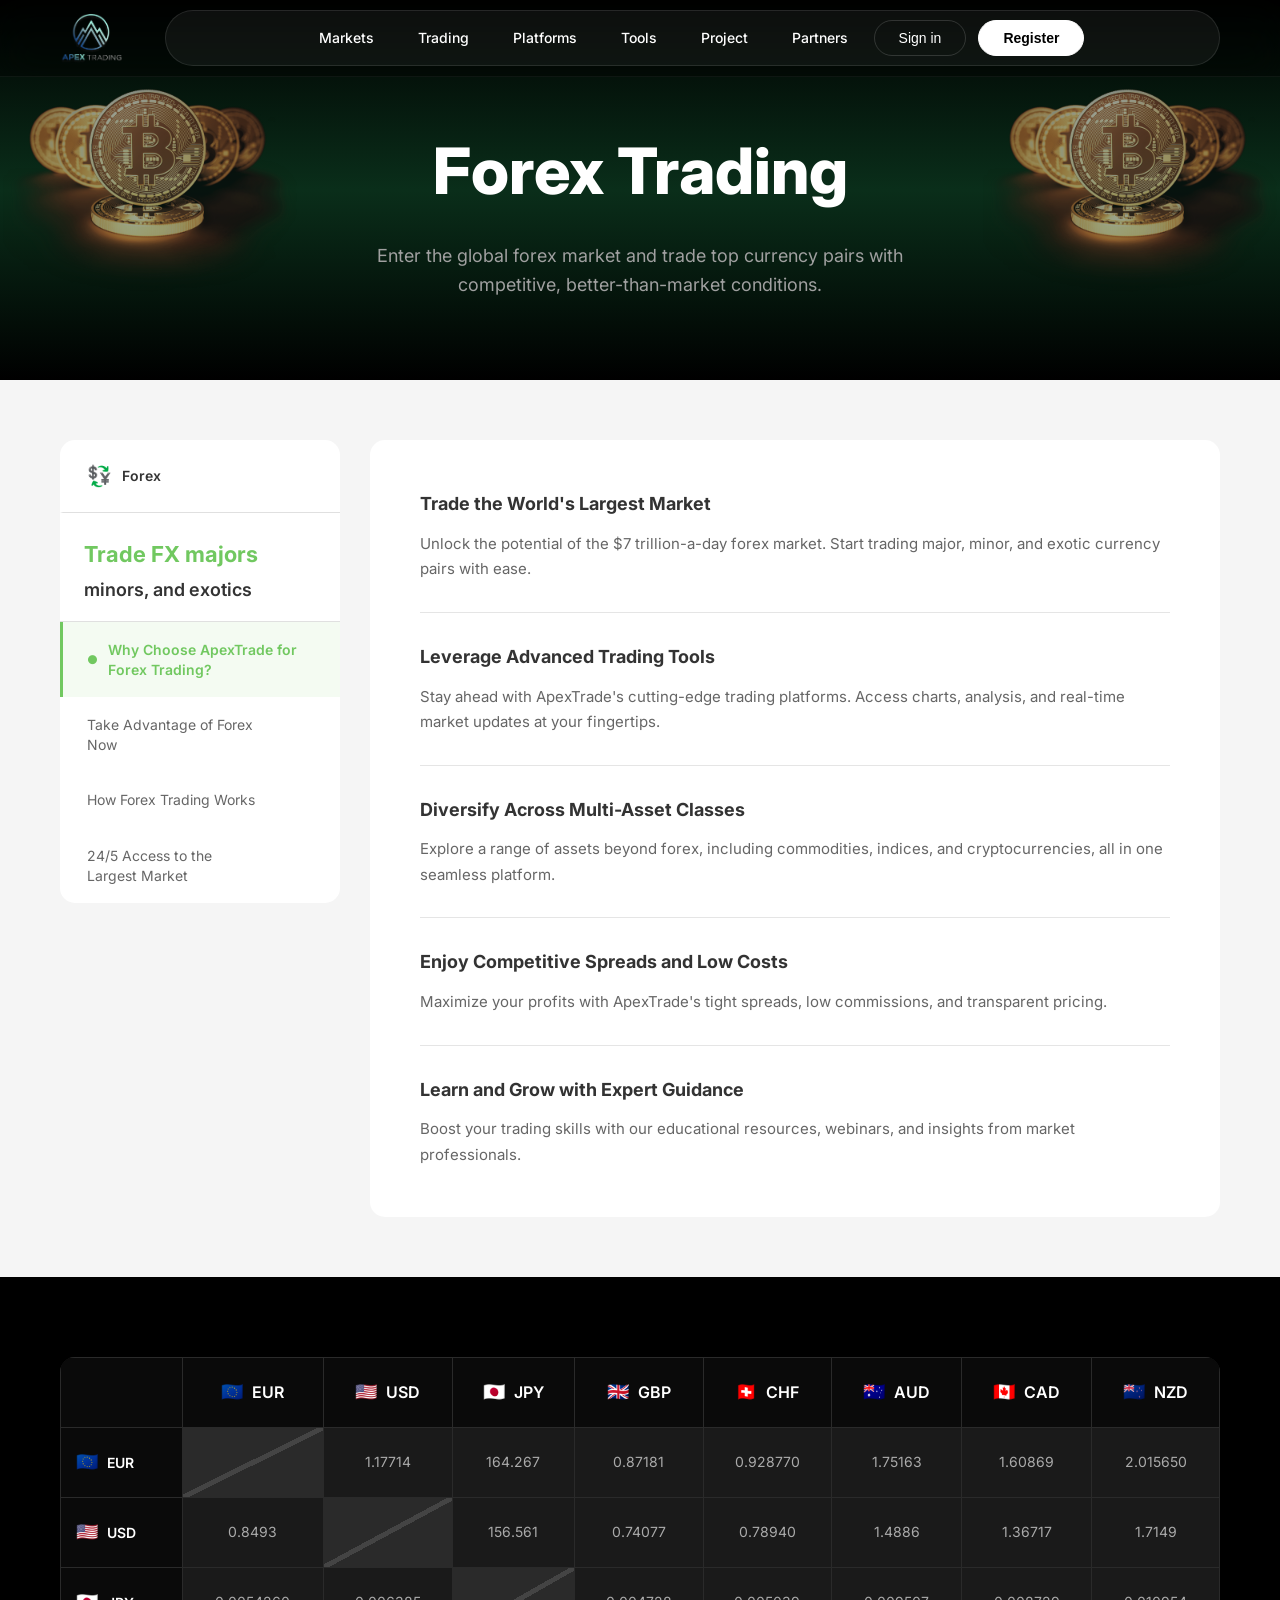
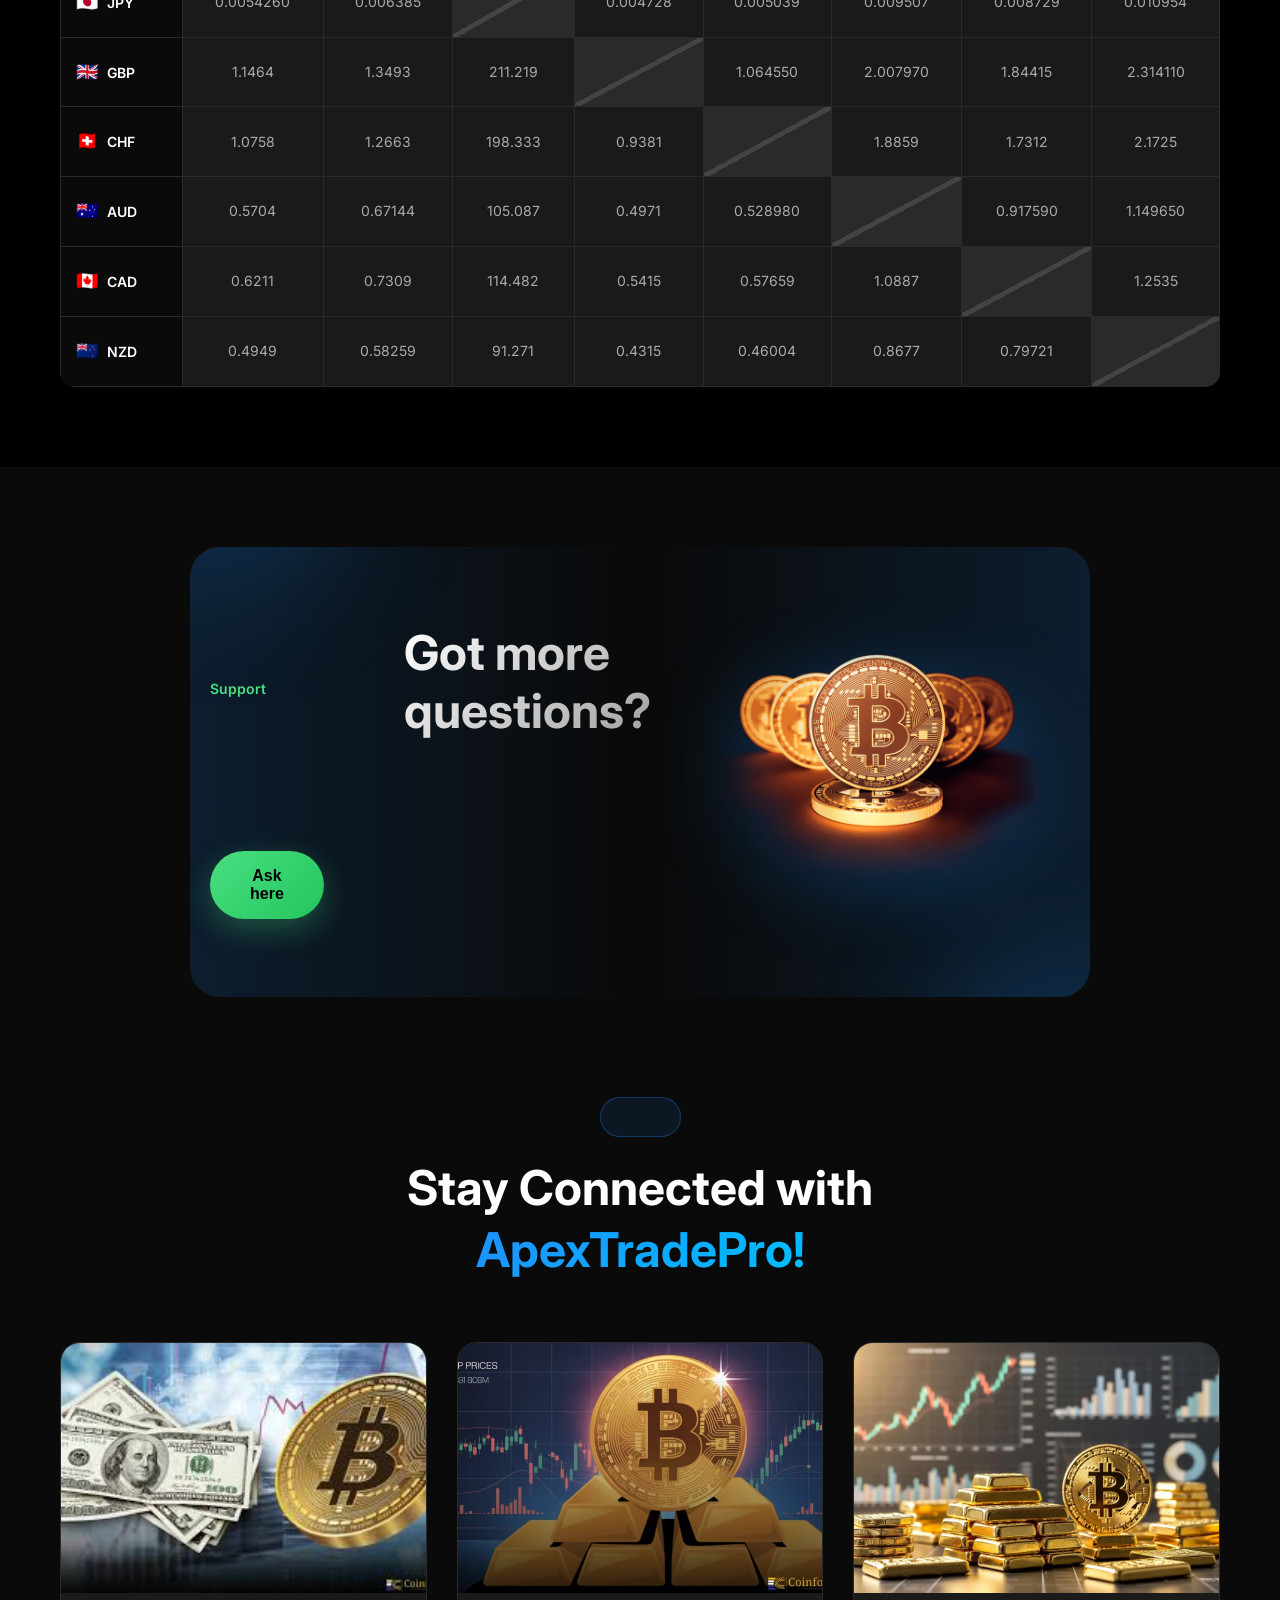
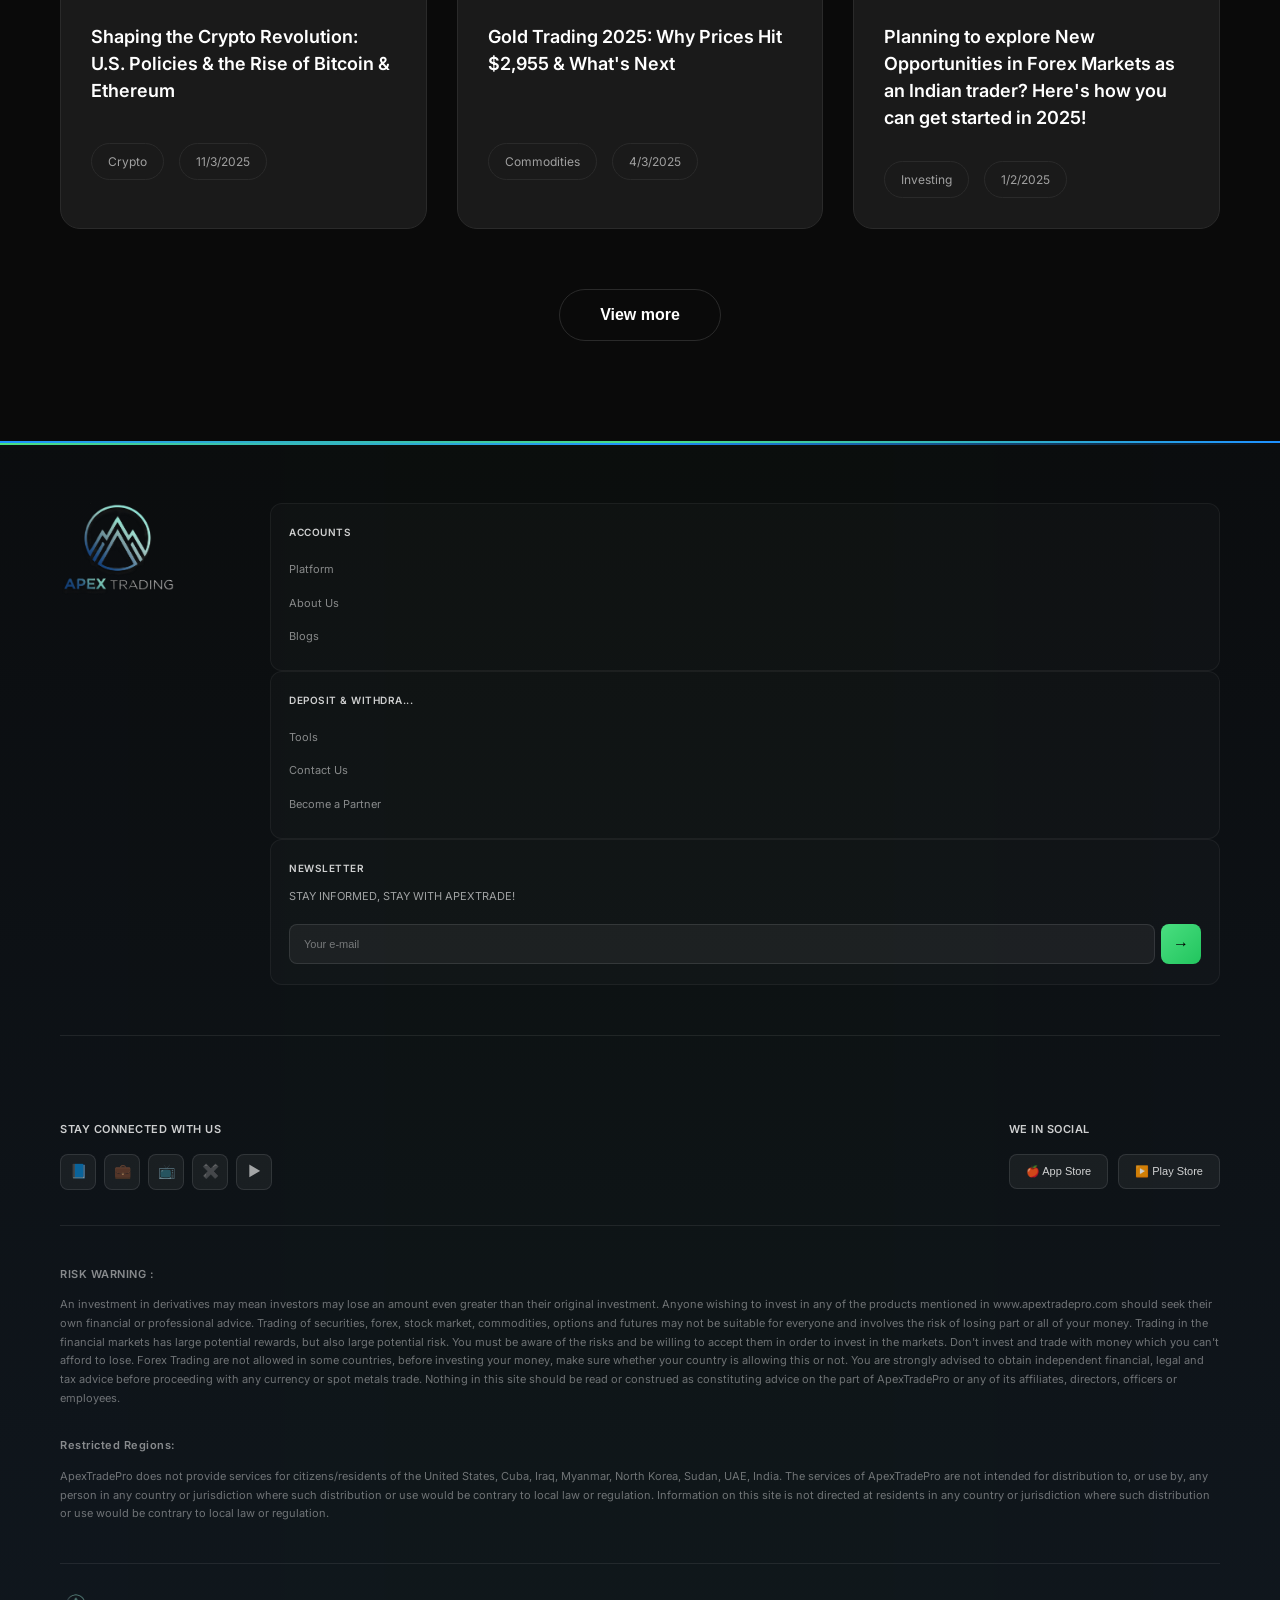
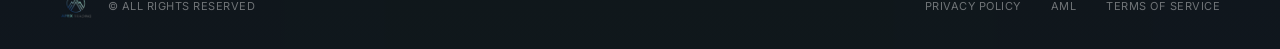
<file: apextradepro-main/forex-cfd.html>
<!DOCTYPE html>
<html lang="en">
<head>
    <meta charset="UTF-8">
    <meta name="viewport" content="width=device-width, initial-scale=1.0">
    <title>Forex Trading - ApexTradePro</title>
    <link rel="stylesheet" href="styles.css">
    <link href="https://fonts.googleapis.com/css2?family=Inter:wght@300;400;500;600;700;800&display=swap" rel="stylesheet">
</head>
<body>
    <!-- Navigation -->
    <nav class="navbar">
        <div class="container">
            <div class="nav-content">
                <a href="index.html" class="logo">
                    <img src="Apex logo.png" alt="ApexTradePro" class="logo-img">
                </a>
                
                <button class="mobile-menu-toggle" id="mobileMenuToggle">
                    <span></span>
                    <span></span>
                    <span></span>
                </button>
                
                <div class="nav-menu" id="navMenu">
                    <div class="nav-item dropdown">
                        <span>Markets</span>
                        <div class="dropdown-menu dropdown-horizontal">
                            <a href="forex-cfd.html" class="dropdown-item">Forex CFD</a>
                            <a href="crypto-cfd.html" class="dropdown-item">Crypto CFD</a>
                            <a href="indices-cfd.html" class="dropdown-item">Indices CFD</a>
                            <a href="commodities-cfd.html" class="dropdown-item">Commodities CFD</a>
                        </div>
                    </div>
                    <div class="nav-item dropdown">
                        <span>Trading</span>
                        <div class="dropdown-menu">
                            <a href="accounts.html" class="dropdown-item">Accounts</a>
                            <a href="#" class="dropdown-item">Deposits and withdrawals</a>
                        </div>
                    </div>
                    <div class="nav-item dropdown">
                        <a href="platforms.html" style="color: inherit; text-decoration: none;">
                            <span>Platforms</span>
                        </a>
                    </div>
                    <div class="nav-item dropdown">
                        <span>Tools</span>
                        <div class="dropdown-menu">
                            <a href="economic-calendar.html" class="dropdown-item">Economic Calendar</a>
                            <a href="margin-calculator.html" class="dropdown-item">Margin Calculator</a>
                        </div>
                    </div>
                    <div class="nav-item dropdown">
                        <span>Project</span>
                        <div class="dropdown-menu">
                            <a href="about-us.html" class="dropdown-item">About us</a>
                            <a href="contact-us.html" class="dropdown-item">Contact us</a>
                            <a href="#" class="dropdown-item">Blog</a>
                        </div>
                    </div>
                    <div class="nav-item dropdown">
                        <a href="partners.html" style="text-decoration: none; color: inherit;"><span>Partners</span></a>
                    </div>
                    
                    <div class="nav-actions">
                        <button class="btn-signin">Sign in</button>
                        <button class="btn-register">Register</button>
                    </div>
                </div>
            </div>
        </div>
    </nav>

    <!-- Forex Hero Section -->
    <section class="forex-hero">
        <div class="forex-hero-coins left-coins">
            <img src="[CITYPNG.COM]HD Group Of Bitcoin Coins PNG - 1500x1500.png" alt="Coins">
        </div>
        <div class="container">
            <h1 class="forex-hero-title">Forex Trading</h1>
            <p class="forex-hero-subtitle">Enter the global forex market and trade top currency pairs with<br>competitive, better-than-market conditions.</p>
        </div>
        <div class="forex-hero-coins right-coins">
            <img src="[CITYPNG.COM]HD Group Of Bitcoin Coins PNG - 1500x1500.png" alt="Coins">
        </div>
    </section>

    <!-- Forex Features -->
    <section class="forex-features">
        <div class="container">
            <div class="forex-content-grid">
                <!-- Left Sidebar -->
                <div class="forex-sidebar">
                    <div class="sidebar-item">
                        <span class="sidebar-icon">💱</span>
                        <span>Forex</span>
                    </div>
                    <div class="sidebar-title">
                        <div class="title-green">Trade FX majors</div>
                        <div class="title-black">minors, and exotics</div>
                    </div>
                    <div class="sidebar-menu-item active" data-content="why-choose">
                        <span class="bullet">●</span>
                        <span class="menu-text">Why Choose ApexTrade for<br>Forex Trading?</span>
                    </div>
                    <div class="sidebar-menu-item" data-content="take-advantage">
                        <span class="menu-text">Take Advantage of Forex<br>Now</span>
                    </div>
                    <div class="sidebar-menu-item" data-content="how-works">
                        <span class="menu-text">How Forex Trading Works</span>
                    </div>
                    <div class="sidebar-menu-item" data-content="market-access">
                        <span class="menu-text">24/5 Access to the<br>Largest Market</span>
                    </div>
                </div>

                <!-- Main Content -->
                <div class="forex-main-content">
                    <!-- Why Choose Content -->
                    <div class="content-section active" id="why-choose">
                        <h3 class="content-section-title">Trade the World's Largest Market</h3>
                        <p class="content-section-text">Unlock the potential of the $7 trillion-a-day forex market. Start trading major, minor, and exotic currency pairs with ease.</p>
                        <div class="content-divider"></div>
                        
                        <h3 class="content-section-title">Leverage Advanced Trading Tools</h3>
                        <p class="content-section-text">Stay ahead with ApexTrade's cutting-edge trading platforms. Access charts, analysis, and real-time market updates at your fingertips.</p>
                        <div class="content-divider"></div>
                        
                        <h3 class="content-section-title">Diversify Across Multi-Asset Classes</h3>
                        <p class="content-section-text">Explore a range of assets beyond forex, including commodities, indices, and cryptocurrencies, all in one seamless platform.</p>
                        <div class="content-divider"></div>
                        
                        <h3 class="content-section-title">Enjoy Competitive Spreads and Low Costs</h3>
                        <p class="content-section-text">Maximize your profits with ApexTrade's tight spreads, low commissions, and transparent pricing.</p>
                        <div class="content-divider"></div>
                        
                        <h3 class="content-section-title">Learn and Grow with Expert Guidance</h3>
                        <p class="content-section-text">Boost your trading skills with our educational resources, webinars, and insights from market professionals.</p>
                    </div>

                    <!-- Take Advantage Content -->
                    <div class="content-section" id="take-advantage">
                        <h3 class="content-section-title">Understanding Currency Pairs</h3>
                        <p class="content-section-text">Learn the basics of forex trading by mastering currency pairs. Explore how major, minor, and exotic pairs operate and how exchange rates are influenced by global events.</p>
                        <div class="content-divider"></div>
                        
                        <h3 class="content-section-title">Market Analysis Tools</h3>
                        <p class="content-section-text">Discover powerful tools to analyze forex markets. From technical indicators to fundamental data, get the insights you need to make informed trading decisions.</p>
                        <div class="content-divider"></div>
                        
                        <h3 class="content-section-title">Risk Management Strategies</h3>
                        <p class="content-section-text">Safeguard your investments with effective risk management techniques. Learn to use stop-loss orders, position sizing, and hedging to minimize losses and maximize profits.</p>
                        <div class="content-divider"></div>
                        
                        <h3 class="content-section-title">Trading Platforms</h3>
                        <p class="content-section-text">Trade smarter with ApexTrade's advanced trading platforms. Experience seamless execution, intuitive interfaces, and robust features designed for traders of all levels.</p>
                    </div>

                    <!-- How Works Content -->
                    <div class="content-section" id="how-works">
                        <h3 class="content-section-title">Global Market Coverage</h3>
                        <p class="content-section-text">Trade across all major financial hubs, from London to New York to Tokyo. ApexTrade offers access to the forex market no matter where you are.</p>
                        <div class="content-divider"></div>
                        
                        <h3 class="content-section-title">Continuous Trading Hours</h3>
                        <p class="content-section-text">The forex market never sleeps. Take advantage of 24/5 trading and capitalize on opportunities in different time zones.</p>
                        <div class="content-divider"></div>
                        
                        <h3 class="content-section-title">Market Liquidity</h3>
                        <p class="content-section-text">Experience seamless trading with the world's most liquid market. Execute trades quickly and efficiently, even during high-volatility periods.</p>
                        <div class="content-divider"></div>
                        
                        <h3 class="content-section-title">Real-time Market Data</h3>
                        <p class="content-section-text">Stay informed with up-to-the-minute market updates. Access real-time price feeds and analysis to make better trading decisions.</p>
                    </div>

                    <!-- Market Access Content -->
                    <div class="content-section" id="market-access">
                        <h3 class="content-section-title">Global Market Coverage</h3>
                        <p class="content-section-text">Trade across all major financial hubs, from London to New York to Tokyo. ApexTrade offers access to the forex market no matter where you are.</p>
                        <div class="content-divider"></div>
                        
                        <h3 class="content-section-title">Continuous Trading Hours</h3>
                        <p class="content-section-text">The forex market never sleeps. Take advantage of 24/5 trading and capitalize on opportunities in different time zones.</p>
                        <div class="content-divider"></div>
                        
                        <h3 class="content-section-title">Market Liquidity</h3>
                        <p class="content-section-text">Experience seamless trading with the world's most liquid market. Execute trades quickly and efficiently, even during high-volatility periods.</p>
                        <div class="content-divider"></div>
                        
                        <h3 class="content-section-title">Real-time Market Data</h3>
                        <p class="content-section-text">Stay informed with up-to-the-minute market updates. Access real-time price feeds and analysis to make better trading decisions.</p>
                    </div>
                </div>
            </div>
        </div>
    </section>

    <!-- Forex Trading Table -->
    <section class="forex-table-section">
        <div class="container">
            <div class="forex-matrix-wrapper">
                <table class="forex-matrix">
                    <thead>
                        <tr>
                            <th></th>
                            <th><span class="currency-flag">🇪🇺</span> EUR</th>
                            <th><span class="currency-flag">🇺🇸</span> USD</th>
                            <th><span class="currency-flag">🇯🇵</span> JPY</th>
                            <th><span class="currency-flag">🇬🇧</span> GBP</th>
                            <th><span class="currency-flag">🇨🇭</span> CHF</th>
                            <th><span class="currency-flag">🇦🇺</span> AUD</th>
                            <th><span class="currency-flag">🇨🇦</span> CAD</th>
                            <th><span class="currency-flag">🇳🇿</span> NZD</th>
                        </tr>
                    </thead>
                    <tbody>
                        <tr>
                            <td class="currency-label"><span class="currency-flag">🇪🇺</span> EUR</td>
                            <td class="diagonal-cell"></td>
                            <td>1.17714</td>
                            <td>164.267</td>
                            <td>0.87181</td>
                            <td>0.928770</td>
                            <td>1.75163</td>
                            <td>1.60869</td>
                            <td>2.015650</td>
                        </tr>
                        <tr>
                            <td class="currency-label"><span class="currency-flag">🇺🇸</span> USD</td>
                            <td>0.8493</td>
                            <td class="diagonal-cell"></td>
                            <td>156.561</td>
                            <td>0.74077</td>
                            <td>0.78940</td>
                            <td>1.4886</td>
                            <td>1.36717</td>
                            <td>1.7149</td>
                        </tr>
                        <tr>
                            <td class="currency-label"><span class="currency-flag">🇯🇵</span> JPY</td>
                            <td>0.0054260</td>
                            <td>0.006385</td>
                            <td class="diagonal-cell"></td>
                            <td>0.004728</td>
                            <td>0.005039</td>
                            <td>0.009507</td>
                            <td>0.008729</td>
                            <td>0.010954</td>
                        </tr>
                        <tr>
                            <td class="currency-label"><span class="currency-flag">🇬🇧</span> GBP</td>
                            <td>1.1464</td>
                            <td>1.3493</td>
                            <td>211.219</td>
                            <td class="diagonal-cell"></td>
                            <td>1.064550</td>
                            <td>2.007970</td>
                            <td>1.84415</td>
                            <td>2.314110</td>
                        </tr>
                        <tr>
                            <td class="currency-label"><span class="currency-flag">🇨🇭</span> CHF</td>
                            <td>1.0758</td>
                            <td>1.2663</td>
                            <td>198.333</td>
                            <td>0.9381</td>
                            <td class="diagonal-cell"></td>
                            <td>1.8859</td>
                            <td>1.7312</td>
                            <td>2.1725</td>
                        </tr>
                        <tr>
                            <td class="currency-label"><span class="currency-flag">🇦🇺</span> AUD</td>
                            <td>0.5704</td>
                            <td>0.67144</td>
                            <td>105.087</td>
                            <td>0.4971</td>
                            <td>0.528980</td>
                            <td class="diagonal-cell"></td>
                            <td>0.917590</td>
                            <td>1.149650</td>
                        </tr>
                        <tr>
                            <td class="currency-label"><span class="currency-flag">🇨🇦</span> CAD</td>
                            <td>0.6211</td>
                            <td>0.7309</td>
                            <td>114.482</td>
                            <td>0.5415</td>
                            <td>0.57659</td>
                            <td>1.0887</td>
                            <td class="diagonal-cell"></td>
                            <td>1.2535</td>
                        </tr>
                        <tr>
                            <td class="currency-label"><span class="currency-flag">🇳🇿</span> NZD</td>
                            <td>0.4949</td>
                            <td>0.58259</td>
                            <td>91.271</td>
                            <td>0.4315</td>
                            <td>0.46004</td>
                            <td>0.8677</td>
                            <td>0.79721</td>
                            <td class="diagonal-cell"></td>
                        </tr>
                    </tbody>
                </table>
            </div>
        </div>
    </section>

    <!-- Support Section -->
    <section class="cta">
        <div class="support-section">
            <div class="container">
                <div class="support-content">
                    <span class="support-tag">Support</span>
                    <h2 class="support-title">Got more<br>questions?</h2>
                    <button class="btn-support">Ask here</button>
                </div>
                <div class="support-image">
                    <img src="[CITYPNG.COM]HD Group Of Bitcoin Coins PNG - 1500x1500.png" alt="Support">
                </div>
            </div>
        </div>
    </section>

    <!-- News Section -->
    <section class="news">
        <div class="container">
            <div class="section-header">
                <span class="section-tag">News</span>
                <h2 class="section-title">Stay Connected with<br><span class="highlight">ApexTradePro!</span></h2>
            </div>
            <div class="news-grid">
                <div class="news-card">
                    <div class="news-image">
                        <img src="images.jpg" alt="Bitcoin">
                    </div>
                    <h3 class="news-title">Shaping the Crypto Revolution: U.S. Policies & the Rise of Bitcoin & Ethereum</h3>
                    <div class="news-tags">
                        <span class="news-tag">Crypto</span>
                        <span class="news-tag">11/3/2025</span>
                    </div>
                </div>
                <div class="news-card">
                    <div class="news-image">
                        <img src="Template-1-3.avif" alt="Gold Trading">
                    </div>
                    <h3 class="news-title">Gold Trading 2025: Why Prices Hit $2,955 & What's Next</h3>
                    <div class="news-tags">
                        <span class="news-tag">Commodities</span>
                        <span class="news-tag">4/3/2025</span>
                    </div>
                </div>
                <div class="news-card">
                    <div class="news-image">
                        <img src="153346333.webp" alt="Forex Trading">
                    </div>
                    <h3 class="news-title">Planning to explore New Opportunities in Forex Markets as an Indian trader? Here's how you can get started in 2025!</h3>
                    <div class="news-tags">
                        <span class="news-tag">Investing</span>
                        <span class="news-tag">1/2/2025</span>
                    </div>
                </div>
            </div>
            <button class="btn-view-more">View more</button>
        </div>
    </section>

    <!-- Footer -->
    <footer class="footer">
        <div class="container">
            <div class="footer-top">
                <div class="footer-logo">
                    <a href="index.html" class="logo">
                        <img src="Apex logo.png" alt="ApexTradePro" class="logo-img">
                    </a>
                </div>
                <div class="footer-links">
                    <div class="footer-column">
                        <h4>ACCOUNTS</h4>
                        <ul>
                            <li><a href="platforms.html">Platform</a></li>
                            <li><a href="about-us.html">About Us</a></li>
                            <li><a href="#">Blogs</a></li>
                        </ul>
                    </div>
                    <div class="footer-column">
                        <h4>DEPOSIT & WITHDRA...</h4>
                        <ul>
                            <li><a href="#">Tools</a></li>
                            <li><a href="contact-us.html">Contact Us</a></li>
                            <li><a href="#">Become a Partner</a></li>
                        </ul>
                    </div>
                    <div class="footer-column">
                        <h4>NEWSLETTER</h4>
                        <p>STAY INFORMED, STAY WITH APEXTRADE!</p>
                        <div class="newsletter-form">
                            <input type="email" placeholder="Your e-mail">
                            <button>→</button>
                        </div>
                    </div>
                </div>
            </div>
            <div class="footer-middle">
                <div class="footer-middle-left">
                    <h4>Stay connected with us</h4>
                    <div class="social-links">
                        <a href="#">📘</a>
                        <a href="#">💼</a>
                        <a href="#">📺</a>
                        <a href="#">✖️</a>
                        <a href="#">▶️</a>
                    </div>
                </div>
                <div class="footer-middle-right">
                    <h4>WE IN SOCIAL</h4>
                    <div class="app-buttons">
                        <button class="app-btn">🍎 App Store</button>
                        <button class="app-btn">▶️ Play Store</button>
                    </div>
                </div>
            </div>
            <div class="footer-legal">
                <div class="legal-section">
                    <h5>RISK WARNING :</h5>
                    <p>An investment in derivatives may mean investors may lose an amount even greater than their original investment. Anyone wishing to invest in any of the products mentioned in www.apextradepro.com should seek their own financial or professional advice. Trading of securities, forex, stock market, commodities, options and futures may not be suitable for everyone and involves the risk of losing part or all of your money. Trading in the financial markets has large potential rewards, but also large potential risk. You must be aware of the risks and be willing to accept them in order to invest in the markets. Don't invest and trade with money which you can't afford to lose. Forex Trading are not allowed in some countries, before investing your money, make sure whether your country is allowing this or not. You are strongly advised to obtain independent financial, legal and tax advice before proceeding with any currency or spot metals trade. Nothing in this site should be read or construed as constituting advice on the part of ApexTradePro or any of its affiliates, directors, officers or employees.</p>
                </div>
                <div class="legal-section">
                    <h5>Restricted Regions:</h5>
                    <p>ApexTradePro does not provide services for citizens/residents of the United States, Cuba, Iraq, Myanmar, North Korea, Sudan, UAE, India. The services of ApexTradePro are not intended for distribution to, or use by, any person in any country or jurisdiction where such distribution or use would be contrary to local law or regulation. Information on this site is not directed at residents in any country or jurisdiction where such distribution or use would be contrary to local law or regulation.</p>
                </div>
            </div>
            <div class="footer-bottom">
                <div class="footer-bottom-logo">
                    <img src="Apex logo.png" alt="ApexTradePro" class="bottom-logo">
                    <span>© ALL RIGHTS RESERVED</span>
                </div>
                <div class="footer-bottom-links">
                    <a href="#">PRIVACY POLICY</a>
                    <a href="#">AML</a>
                    <a href="#">TERMS OF SERVICE</a>
                </div>
            </div>
        </div>
    </footer>

    <script src="script.js"></script>
    <script>
        // Forex sidebar menu interaction
        document.addEventListener('DOMContentLoaded', function() {
            const menuItems = document.querySelectorAll('.sidebar-menu-item');
            const contentSections = document.querySelectorAll('.content-section');
            
            function showContent(item) {
                // Remove active class from all menu items
                menuItems.forEach(mi => mi.classList.remove('active'));
                
                // Add active class to hovered/clicked item
                item.classList.add('active');
                
                // Hide all content sections
                contentSections.forEach(section => section.classList.remove('active'));
                
                // Show corresponding content section
                const contentId = item.getAttribute('data-content');
                document.getElementById(contentId).classList.add('active');
            }
            
            menuItems.forEach(item => {
                // On hover
                item.addEventListener('mouseenter', function() {
                    showContent(this);
                });
                
                // On click
                item.addEventListener('click', function() {
                    showContent(this);
                });
            });
        });
    </script>
    <script>
document.addEventListener("DOMContentLoaded", function() {

    const navActions = document.querySelector(".nav-actions");
    const isLoggedIn = localStorage.getItem("isLoggedIn");
    const user = JSON.parse(localStorage.getItem("user"));

    if (isLoggedIn && user) {
        navActions.innerHTML = `
            <span style="color:white; margin-right:10px;">
                Hi, ${user.name} 👋
            </span>
            <button onclick="logout()" class="btn-signin">Logout</button>
        `;
    }

});

function logout() {
    localStorage.removeItem("isLoggedIn");
    alert("Logged out 👋");
    window.location.href = "index.html";
}
</script>
</body>
</html>
</file>
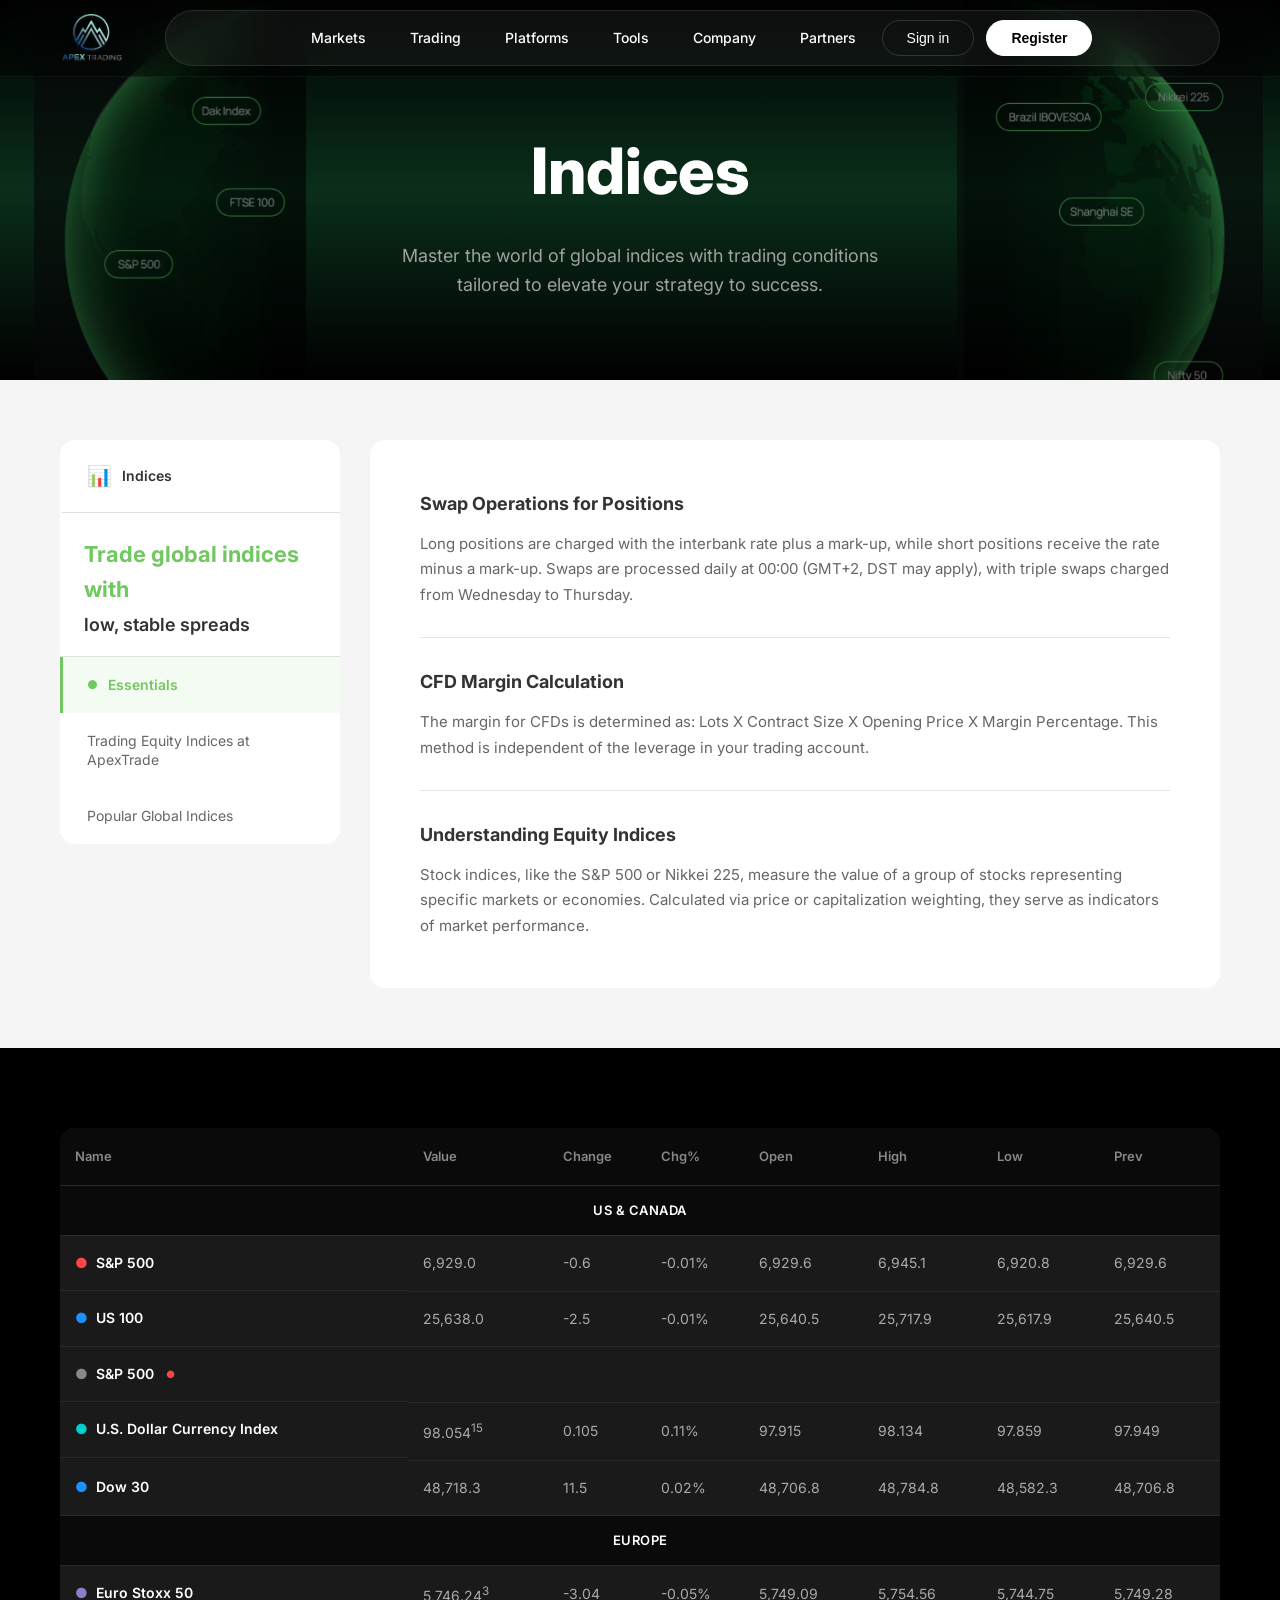
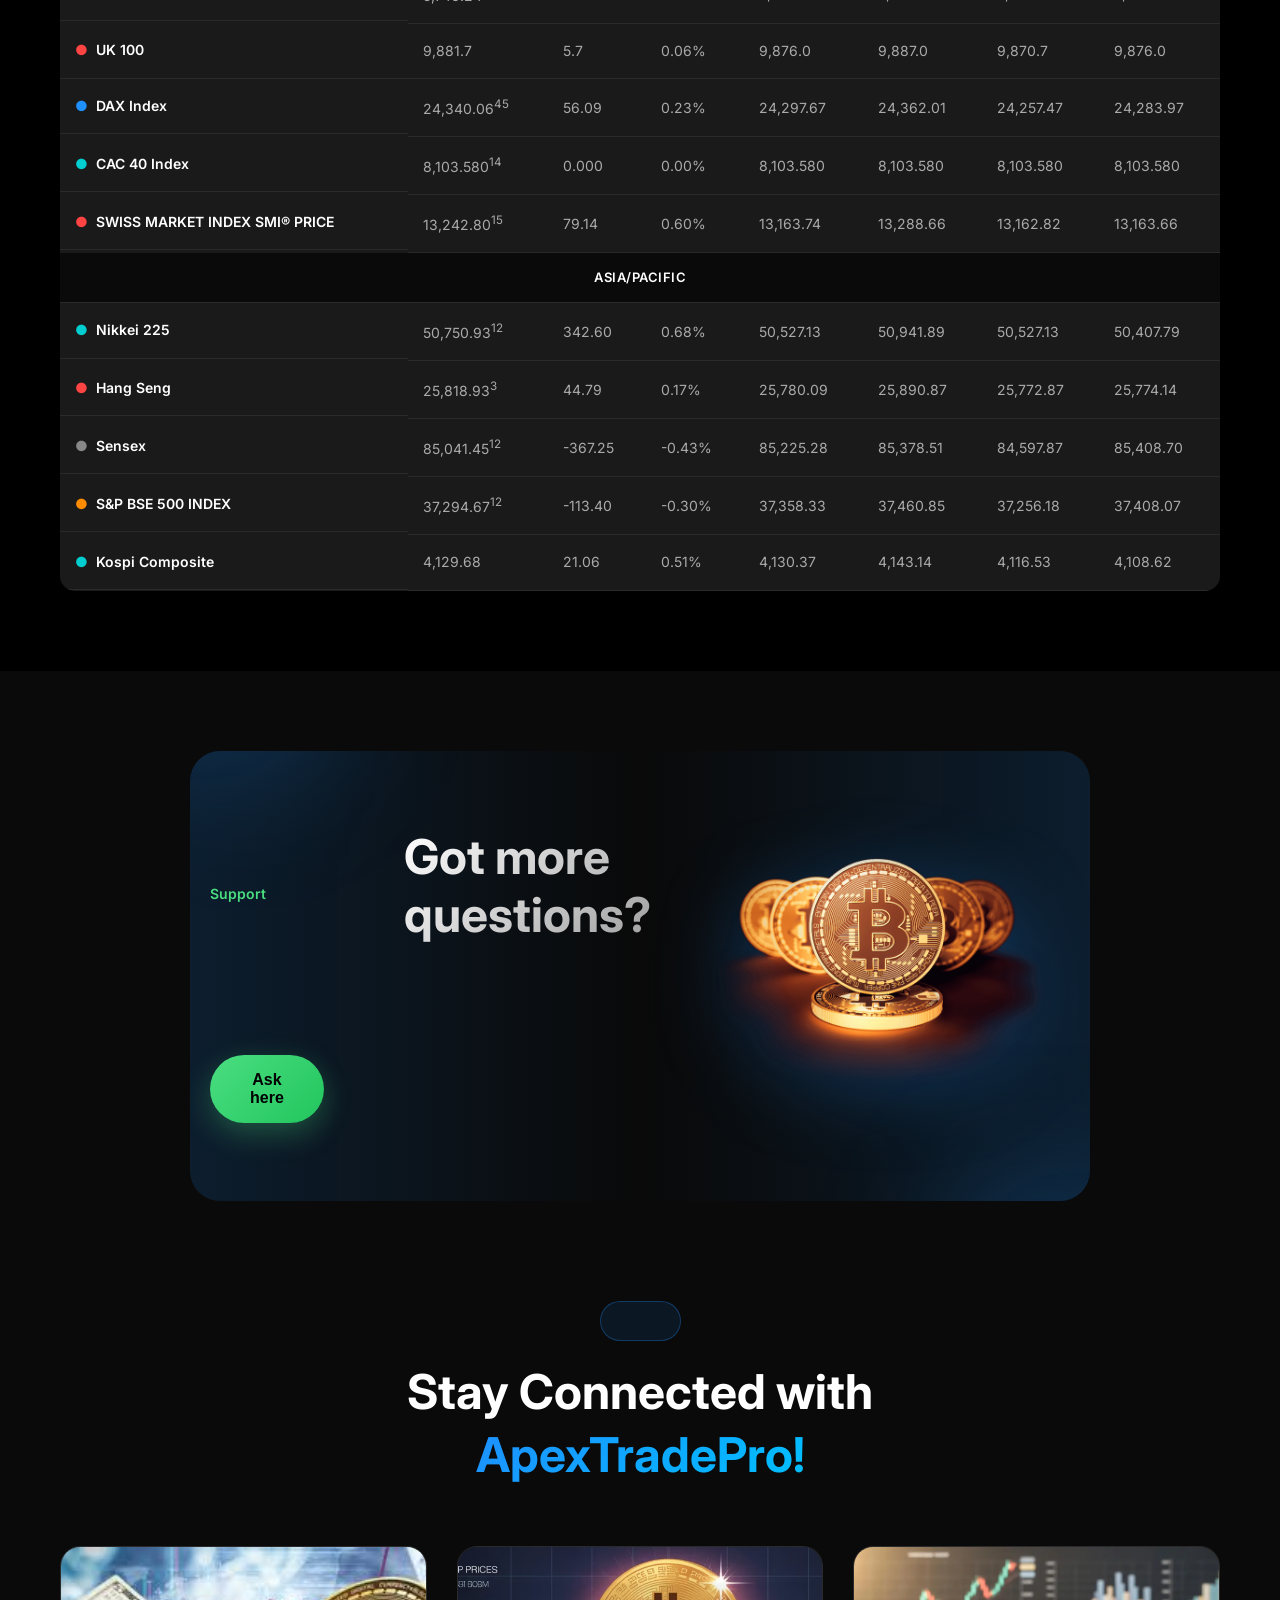
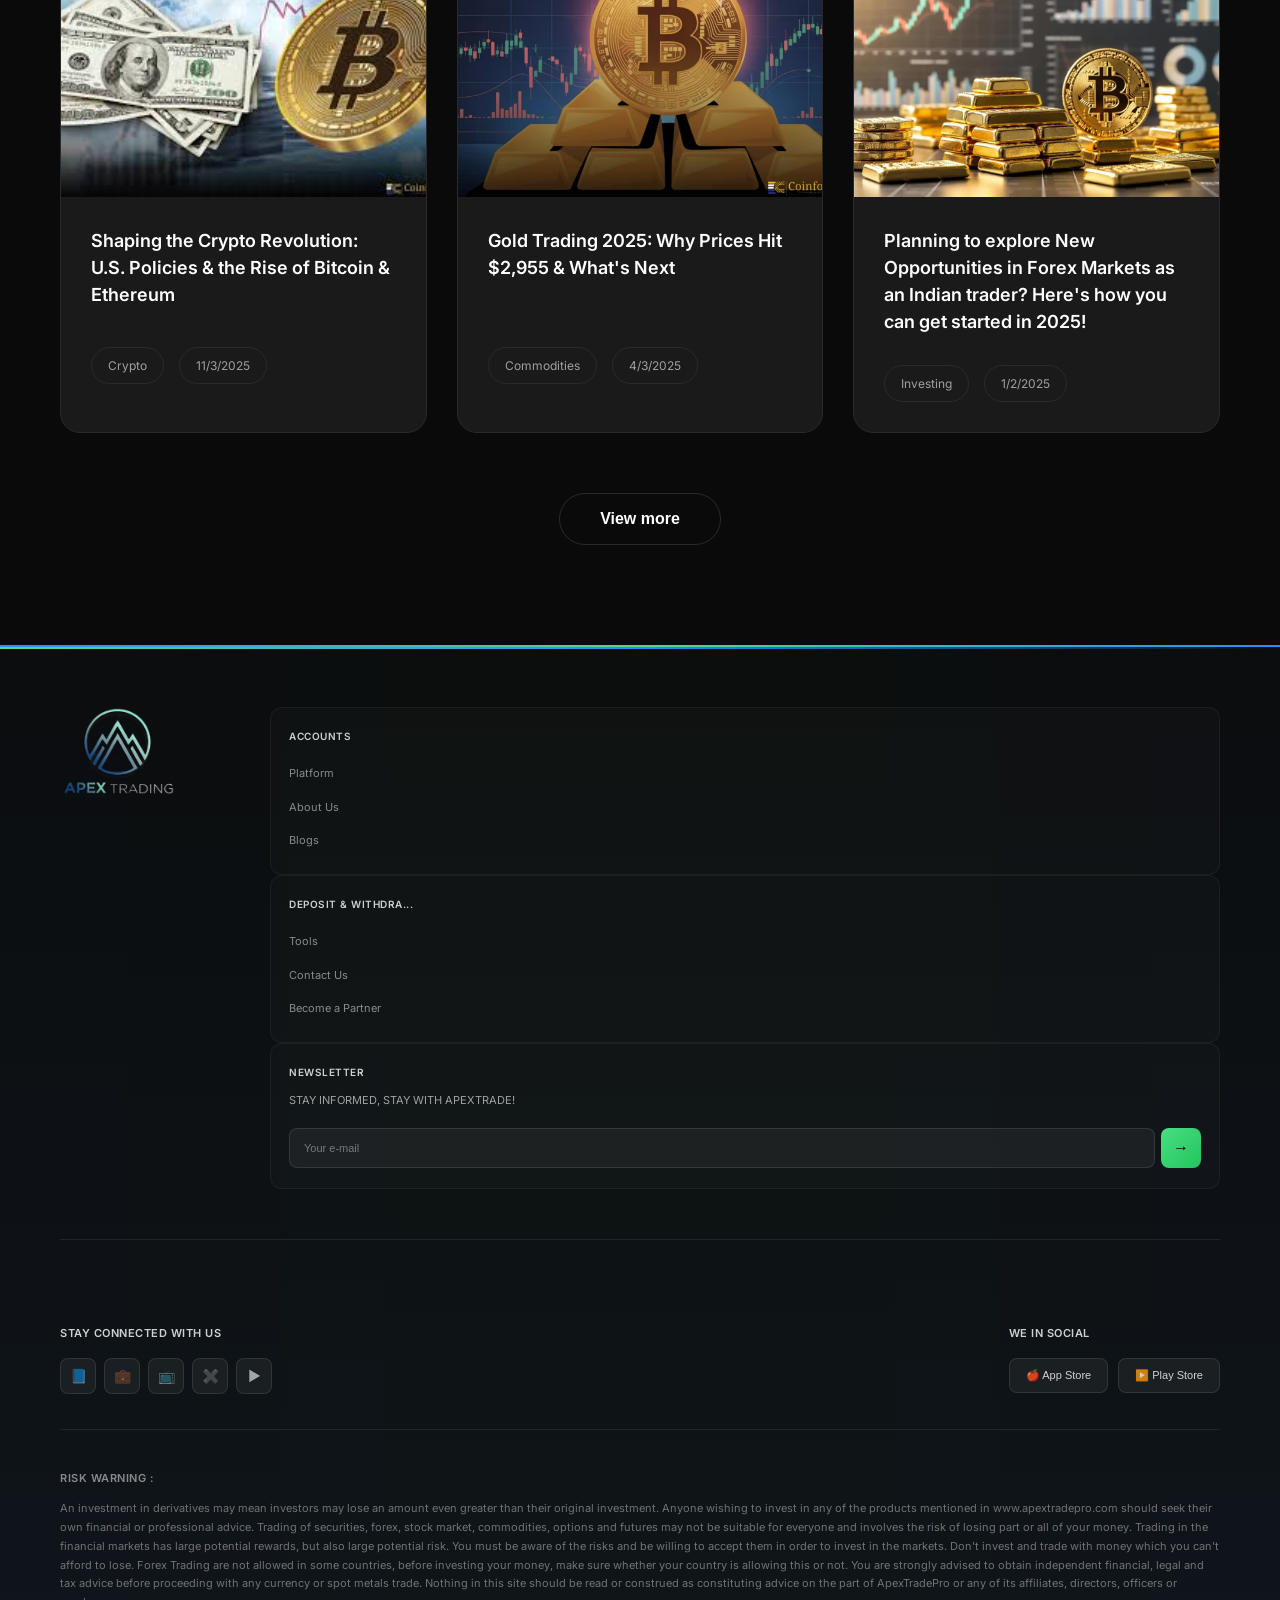
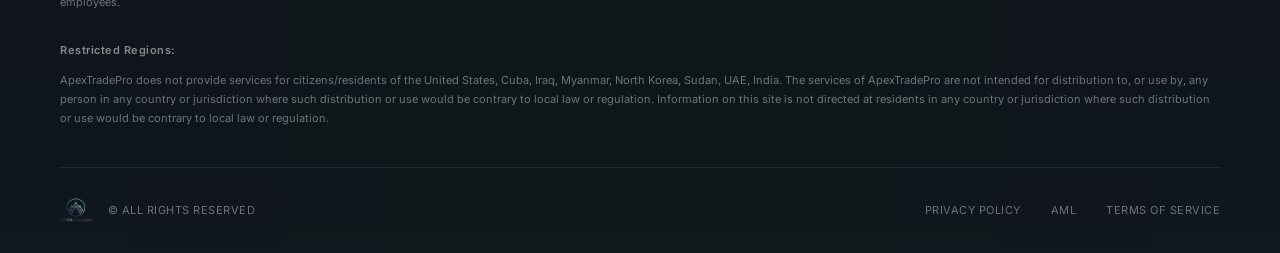
<file: apextradepro-main/indices-cfd.html>
<!DOCTYPE html>
<html lang="en">
<head>
    <meta charset="UTF-8">
    <meta name="viewport" content="width=device-width, initial-scale=1.0">
    <title>Indices Trading - ApexTradePro</title>
    <link rel="stylesheet" href="styles.css">
    <link href="https://fonts.googleapis.com/css2?family=Inter:wght@300;400;500;600;700;800&display=swap" rel="stylesheet">
</head>
<body>
    <!-- Navigation -->
    <nav class="navbar">
        <div class="container">
            <div class="nav-content">
                <a href="index.html" class="logo">
                    <img src="Apex logo.png" alt="ApexTradePro" class="logo-img">
                </a>
                
                <button class="mobile-menu-toggle" id="mobileMenuToggle">
                    <span></span>
                    <span></span>
                    <span></span>
                </button>
                
                <div class="nav-menu" id="navMenu">
                    <div class="nav-item dropdown">
                        <span>Markets</span>
                        <div class="dropdown-menu dropdown-horizontal">
                            <a href="forex-cfd.html" class="dropdown-item">Forex CFD</a>
                            <a href="crypto-cfd.html" class="dropdown-item">Crypto CFD</a>
                            <a href="indices-cfd.html" class="dropdown-item">Indices CFD</a>
                            <a href="commodities-cfd.html" class="dropdown-item">Commodities CFD</a>
                        </div>
                    </div>
                    <div class="nav-item dropdown">
                        <span>Trading</span>
                        <div class="dropdown-menu">
                            <a href="accounts.html" class="dropdown-item">Accounts</a>
                            <a href="#" class="dropdown-item">Deposits and withdrawals</a>
                        </div>
                    </div>
                    <div class="nav-item dropdown">
                        <a href="platforms.html" style="color: inherit; text-decoration: none;">
                            <span>Platforms</span>
                        </a>
                    </div>
                    <div class="nav-item dropdown">
                        <span>Tools</span>
                        <div class="dropdown-menu">
                            <a href="economic-calendar.html" class="dropdown-item">Economic Calendar</a>
                            <a href="margin-calculator.html" class="dropdown-item">Margin Calculator</a>
                        </div>
                    </div>
                    <div class="nav-item dropdown">
                        <span>Company</span>
                        <div class="dropdown-menu">
                            <a href="about-us.html" class="dropdown-item">About us</a>
                            <a href="contact-us.html" class="dropdown-item">Contact us</a>
                            <a href="#" class="dropdown-item">Blog</a>
                        </div>
                    </div>
                    <div class="nav-item dropdown">
                        <a href="partners.html" style="text-decoration: none; color: inherit;"><span>Partners</span></a>
                    </div>
                    
                    <div class="nav-actions">
                        <button class="btn-signin">Sign in</button>
                        <button class="btn-register">Register</button>
                    </div>
                </div>
            </div>
        </div>
    </nav>

    <!-- Indices Hero Section -->
    <section class="indices-hero">
        <div class="indices-hero-globe left-globe">
            <img src="Screenshot_28-12-2025_164332_www.volnex.com.jpeg" alt="Global Indices">
        </div>
        <div class="container">
            <h1 class="indices-hero-title">Indices</h1>
            <p class="indices-hero-subtitle">Master the world of global indices with trading conditions<br>tailored to elevate your strategy to success.</p>
        </div>
        <div class="indices-hero-globe right-globe">
            <img src="Screenshot 2025-12-28 164259.png" alt="Global Indices">
        </div>
    </section>

    <!-- Indices Features -->
    <section class="forex-features">
        <div class="container">
            <div class="forex-content-grid">
                <!-- Left Sidebar -->
                <div class="forex-sidebar">
                    <div class="sidebar-item">
                        <span class="sidebar-icon">📊</span>
                        <span>Indices</span>
                    </div>
                    <div class="sidebar-title">
                        <div class="title-green">Trade global indices with</div>
                        <div class="title-black">low, stable spreads</div>
                    </div>
                    <div class="sidebar-menu-item active" data-content="essentials">
                        <span class="bullet">●</span>
                        <span class="menu-text">Essentials</span>
                    </div>
                    <div class="sidebar-menu-item" data-content="trading-equity">
                        <span class="menu-text">Trading Equity Indices at<br>ApexTrade</span>
                    </div>
                    <div class="sidebar-menu-item" data-content="popular-indices">
                        <span class="menu-text">Popular Global Indices</span>
                    </div>
                </div>

                <!-- Main Content -->
                <div class="forex-main-content">
                    <!-- Essentials Content -->
                    <div class="content-section active" id="essentials">
                        <h3 class="content-section-title">Swap Operations for Positions</h3>
                        <p class="content-section-text">Long positions are charged with the interbank rate plus a mark-up, while short positions receive the rate minus a mark-up. Swaps are processed daily at 00:00 (GMT+2, DST may apply), with triple swaps charged from Wednesday to Thursday.</p>
                        <div class="content-divider"></div>
                        
                        <h3 class="content-section-title">CFD Margin Calculation</h3>
                        <p class="content-section-text">The margin for CFDs is determined as: Lots X Contract Size X Opening Price X Margin Percentage. This method is independent of the leverage in your trading account.</p>
                        <div class="content-divider"></div>
                        
                        <h3 class="content-section-title">Understanding Equity Indices</h3>
                        <p class="content-section-text">Stock indices, like the S&P 500 or Nikkei 225, measure the value of a group of stocks representing specific markets or economies. Calculated via price or capitalization weighting, they serve as indicators of market performance.</p>
                    </div>

                    <!-- Trading Equity Content -->
                    <div class="content-section" id="trading-equity">
                        <h3 class="content-section-title">Trading Equity Indices at ApexTrade</h3>
                        <p class="content-section-text">Equity indices reflect sector-specific or national economic trends. Trade indices like Dow Jones (US30) or CAC 40 (FRA40) to diversify and leverage market movements with real-time updates and precise calculations.</p>
                    </div>

                    <!-- Popular Indices Content -->
                    <div class="content-section" id="popular-indices">
                        <h3 class="content-section-title">S&P 500 (US500)</h3>
                        <p class="content-section-text">Tracks 75% of the U.S. equity market.</p>
                        <div class="content-divider"></div>
                        
                        <h3 class="content-section-title">FTSE 100 (UK100)</h3>
                        <p class="content-section-text">Covers top companies on the London Stock Exchange.</p>
                        <div class="content-divider"></div>
                        
                        <h3 class="content-section-title">Nikkei 225 (JP225)</h3>
                        <p class="content-section-text">Represents major companies on the Tokyo Stock Exchange.</p>
                        <div class="content-divider"></div>
                        
                        <h3 class="content-section-title">DAX (GER30)</h3>
                        <p class="content-section-text">Key blue-chip index of German companies.</p>
                        <div class="content-divider"></div>
                        
                        <h3 class="content-section-title">NASDAQ 100 (US100)</h3>
                        <p class="content-section-text">Includes top non-financial U.S. tech firms.</p>
                        <div class="content-divider"></div>
                        
                        <h3 class="content-section-title">ASX 200 (Australia200)</h3>
                        <p class="content-section-text">A market-cap weighted index of Australia's top 200 companies, listed on the Australian Stock Exchange.</p>
                        <div class="content-divider"></div>
                        
                        <h3 class="content-section-title">HSI (HK50)</h3>
                        <p class="content-section-text">The Hang Seng Index, tracking the performance of the 50 largest companies listed on the Hong Kong Stock Exchange since 1969.</p>
                        <div class="content-divider"></div>
                        
                        <h3 class="content-section-title">DJIA (US30)</h3>
                        <p class="content-section-text">Represents 30 major US companies, and is one of the oldest and most recognized US indices.</p>
                        <div class="content-divider"></div>
                        
                        <h3 class="content-section-title">CAC 40 (FRA40)</h3>
                        <p class="content-section-text">France's leading index, tracking the top 40 companies on the Euronext Paris.</p>
                    </div>
                </div>
            </div>
        </div>
    </section>

    <!-- Indices Trading Table -->
    <section class="crypto-table-section">
        <div class="container">
            <div class="crypto-table-wrapper">
                <table class="crypto-table">
                    <thead>
                        <tr>
                            <th>Name</th>
                            <th>Value</th>
                            <th>Change</th>
                            <th>Chg%</th>
                            <th>Open</th>
                            <th>High</th>
                            <th>Low</th>
                            <th>Prev</th>
                        </tr>
                    </thead>
                    <tbody>
                        <tr class="section-header">
                            <td colspan="8">US & CANADA</td>
                        </tr>
                        <tr>
                            <td class="crypto-name">
                                <span class="crypto-icon red">●</span> S&P 500
                            </td>
                            <td>6,929.0</td>
                            <td class="negative">-0.6</td>
                            <td class="negative">-0.01%</td>
                            <td>6,929.6</td>
                            <td>6,945.1</td>
                            <td>6,920.8</td>
                            <td>6,929.6</td>
                        </tr>
                        <tr>
                            <td class="crypto-name">
                                <span class="crypto-icon blue">●</span> US 100
                            </td>
                            <td>25,638.0</td>
                            <td class="negative">-2.5</td>
                            <td class="negative">-0.01%</td>
                            <td>25,640.5</td>
                            <td>25,717.9</td>
                            <td>25,617.9</td>
                            <td>25,640.5</td>
                        </tr>
                        <tr>
                            <td class="crypto-name">
                                <span class="crypto-icon gray">●</span> S&P 500 <span class="status-red">●</span>
                            </td>
                            <td></td>
                            <td></td>
                            <td></td>
                            <td></td>
                            <td></td>
                            <td></td>
                            <td></td>
                        </tr>
                        <tr>
                            <td class="crypto-name">
                                <span class="crypto-icon cyan">●</span> U.S. Dollar Currency Index
                            </td>
                            <td>98.054<sup>15</sup></td>
                            <td class="positive">0.105</td>
                            <td class="positive">0.11%</td>
                            <td>97.915</td>
                            <td>98.134</td>
                            <td>97.859</td>
                            <td>97.949</td>
                        </tr>
                        <tr>
                            <td class="crypto-name">
                                <span class="crypto-icon blue">●</span> Dow 30
                            </td>
                            <td>48,718.3</td>
                            <td class="positive">11.5</td>
                            <td class="positive">0.02%</td>
                            <td>48,706.8</td>
                            <td>48,784.8</td>
                            <td>48,582.3</td>
                            <td>48,706.8</td>
                        </tr>
                        
                        <tr class="section-header">
                            <td colspan="8">EUROPE</td>
                        </tr>
                        <tr>
                            <td class="crypto-name">
                                <span class="crypto-icon purple">●</span> Euro Stoxx 50
                            </td>
                            <td>5,746.24<sup>3</sup></td>
                            <td class="negative">-3.04</td>
                            <td class="negative">-0.05%</td>
                            <td>5,749.09</td>
                            <td>5,754.56</td>
                            <td>5,744.75</td>
                            <td>5,749.28</td>
                        </tr>
                        <tr>
                            <td class="crypto-name">
                                <span class="crypto-icon red">●</span> UK 100
                            </td>
                            <td>9,881.7</td>
                            <td class="positive">5.7</td>
                            <td class="positive">0.06%</td>
                            <td>9,876.0</td>
                            <td>9,887.0</td>
                            <td>9,870.7</td>
                            <td>9,876.0</td>
                        </tr>
                        <tr>
                            <td class="crypto-name">
                                <span class="crypto-icon blue">●</span> DAX Index
                            </td>
                            <td>24,340.06<sup>45</sup></td>
                            <td class="positive">56.09</td>
                            <td class="positive">0.23%</td>
                            <td>24,297.67</td>
                            <td>24,362.01</td>
                            <td>24,257.47</td>
                            <td>24,283.97</td>
                        </tr>
                        <tr>
                            <td class="crypto-name">
                                <span class="crypto-icon cyan">●</span> CAC 40 Index
                            </td>
                            <td>8,103.580<sup>14</sup></td>
                            <td class="positive">0.000</td>
                            <td class="positive">0.00%</td>
                            <td>8,103.580</td>
                            <td>8,103.580</td>
                            <td>8,103.580</td>
                            <td>8,103.580</td>
                        </tr>
                        <tr>
                            <td class="crypto-name">
                                <span class="crypto-icon red">●</span> SWISS MARKET INDEX SMI® PRICE
                            </td>
                            <td>13,242.80<sup>15</sup></td>
                            <td class="positive">79.14</td>
                            <td class="positive">0.60%</td>
                            <td>13,163.74</td>
                            <td>13,288.66</td>
                            <td>13,162.82</td>
                            <td>13,163.66</td>
                        </tr>
                        
                        <tr class="section-header">
                            <td colspan="8">ASIA/PACIFIC</td>
                        </tr>
                        <tr>
                            <td class="crypto-name">
                                <span class="crypto-icon cyan">●</span> Nikkei 225
                            </td>
                            <td>50,750.93<sup>12</sup></td>
                            <td class="positive">342.60</td>
                            <td class="positive">0.68%</td>
                            <td>50,527.13</td>
                            <td>50,941.89</td>
                            <td>50,527.13</td>
                            <td>50,407.79</td>
                        </tr>
                        <tr>
                            <td class="crypto-name">
                                <span class="crypto-icon red">●</span> Hang Seng
                            </td>
                            <td>25,818.93<sup>3</sup></td>
                            <td class="positive">44.79</td>
                            <td class="positive">0.17%</td>
                            <td>25,780.09</td>
                            <td>25,890.87</td>
                            <td>25,772.87</td>
                            <td>25,774.14</td>
                        </tr>
                        <tr>
                            <td class="crypto-name">
                                <span class="crypto-icon gray">●</span> Sensex
                            </td>
                            <td>85,041.45<sup>12</sup></td>
                            <td class="negative">-367.25</td>
                            <td class="negative">-0.43%</td>
                            <td>85,225.28</td>
                            <td>85,378.51</td>
                            <td>84,597.87</td>
                            <td>85,408.70</td>
                        </tr>
                        <tr>
                            <td class="crypto-name">
                                <span class="crypto-icon orange">●</span> S&P BSE 500 INDEX
                            </td>
                            <td>37,294.67<sup>12</sup></td>
                            <td class="negative">-113.40</td>
                            <td class="negative">-0.30%</td>
                            <td>37,358.33</td>
                            <td>37,460.85</td>
                            <td>37,256.18</td>
                            <td>37,408.07</td>
                        </tr>
                        <tr>
                            <td class="crypto-name">
                                <span class="crypto-icon cyan">●</span> Kospi Composite
                            </td>
                            <td>4,129.68</td>
                            <td class="positive">21.06</td>
                            <td class="positive">0.51%</td>
                            <td>4,130.37</td>
                            <td>4,143.14</td>
                            <td>4,116.53</td>
                            <td>4,108.62</td>
                        </tr>
                    </tbody>
                </table>
            </div>
        </div>
    </section>

    <!-- Support Section -->
    <section class="cta">
        <div class="support-section">
            <div class="container">
                <div class="support-content">
                    <span class="support-tag">Support</span>
                    <h2 class="support-title">Got more<br>questions?</h2>
                    <button class="btn-support">Ask here</button>
                </div>
                <div class="support-image">
                    <img src="[CITYPNG.COM]HD Group Of Bitcoin Coins PNG - 1500x1500.png" alt="Support">
                </div>
            </div>
        </div>
    </section>

    <!-- News Section -->
    <section class="news">
        <div class="container">
            <div class="section-header">
                <span class="section-tag">News</span>
                <h2 class="section-title">Stay Connected with<br><span class="highlight">ApexTradePro!</span></h2>
            </div>
            <div class="news-grid">
                <div class="news-card">
                    <div class="news-image">
                        <img src="images.jpg" alt="Bitcoin">
                    </div>
                    <h3 class="news-title">Shaping the Crypto Revolution: U.S. Policies & the Rise of Bitcoin & Ethereum</h3>
                    <div class="news-tags">
                        <span class="news-tag">Crypto</span>
                        <span class="news-tag">11/3/2025</span>
                    </div>
                </div>
                <div class="news-card">
                    <div class="news-image">
                        <img src="Template-1-3.avif" alt="Gold Trading">
                    </div>
                    <h3 class="news-title">Gold Trading 2025: Why Prices Hit $2,955 & What's Next</h3>
                    <div class="news-tags">
                        <span class="news-tag">Commodities</span>
                        <span class="news-tag">4/3/2025</span>
                    </div>
                </div>
                <div class="news-card">
                    <div class="news-image">
                        <img src="153346333.webp" alt="Forex Trading">
                    </div>
                    <h3 class="news-title">Planning to explore New Opportunities in Forex Markets as an Indian trader? Here's how you can get started in 2025!</h3>
                    <div class="news-tags">
                        <span class="news-tag">Investing</span>
                        <span class="news-tag">1/2/2025</span>
                    </div>
                </div>
            </div>
            <button class="btn-view-more">View more</button>
        </div>
    </section>

    <!-- Footer -->
    <footer class="footer">
        <div class="container">
            <div class="footer-top">
                <div class="footer-logo">
                    <a href="index.html" class="logo">
                        <img src="Apex logo.png" alt="ApexTradePro" class="logo-img">
                    </a>
                </div>
                <div class="footer-links">
                    <div class="footer-column">
                        <h4>ACCOUNTS</h4>
                        <ul>
                            <li><a href="platforms.html">Platform</a></li>
                            <li><a href="about-us.html">About Us</a></li>
                            <li><a href="#">Blogs</a></li>
                        </ul>
                    </div>
                    <div class="footer-column">
                        <h4>DEPOSIT & WITHDRA...</h4>
                        <ul>
                            <li><a href="#">Tools</a></li>
                            <li><a href="contact-us.html">Contact Us</a></li>
                            <li><a href="#">Become a Partner</a></li>
                        </ul>
                    </div>
                    <div class="footer-column">
                        <h4>NEWSLETTER</h4>
                        <p>STAY INFORMED, STAY WITH APEXTRADE!</p>
                        <div class="newsletter-form">
                            <input type="email" placeholder="Your e-mail">
                            <button>→</button>
                        </div>
                    </div>
                </div>
            </div>
            <div class="footer-middle">
                <div class="footer-middle-left">
                    <h4>Stay connected with us</h4>
                    <div class="social-links">
                        <a href="#">📘</a>
                        <a href="#">💼</a>
                        <a href="#">📺</a>
                        <a href="#">✖️</a>
                        <a href="#">▶️</a>
                    </div>
                </div>
                <div class="footer-middle-right">
                    <h4>WE IN SOCIAL</h4>
                    <div class="app-buttons">
                        <button class="app-btn">🍎 App Store</button>
                        <button class="app-btn">▶️ Play Store</button>
                    </div>
                </div>
            </div>
            <div class="footer-legal">
                <div class="legal-section">
                    <h5>RISK WARNING :</h5>
                    <p>An investment in derivatives may mean investors may lose an amount even greater than their original investment. Anyone wishing to invest in any of the products mentioned in www.apextradepro.com should seek their own financial or professional advice. Trading of securities, forex, stock market, commodities, options and futures may not be suitable for everyone and involves the risk of losing part or all of your money. Trading in the financial markets has large potential rewards, but also large potential risk. You must be aware of the risks and be willing to accept them in order to invest in the markets. Don't invest and trade with money which you can't afford to lose. Forex Trading are not allowed in some countries, before investing your money, make sure whether your country is allowing this or not. You are strongly advised to obtain independent financial, legal and tax advice before proceeding with any currency or spot metals trade. Nothing in this site should be read or construed as constituting advice on the part of ApexTradePro or any of its affiliates, directors, officers or employees.</p>
                </div>
                <div class="legal-section">
                    <h5>Restricted Regions:</h5>
                    <p>ApexTradePro does not provide services for citizens/residents of the United States, Cuba, Iraq, Myanmar, North Korea, Sudan, UAE, India. The services of ApexTradePro are not intended for distribution to, or use by, any person in any country or jurisdiction where such distribution or use would be contrary to local law or regulation. Information on this site is not directed at residents in any country or jurisdiction where such distribution or use would be contrary to local law or regulation.</p>
                </div>
            </div>
            <div class="footer-bottom">
                <div class="footer-bottom-logo">
                    <img src="Apex logo.png" alt="ApexTradePro" class="bottom-logo">
                    <span>© ALL RIGHTS RESERVED</span>
                </div>
                <div class="footer-bottom-links">
                    <a href="#">PRIVACY POLICY</a>
                    <a href="#">AML</a>
                    <a href="#">TERMS OF SERVICE</a>
                </div>
            </div>
        </div>
    </footer>

    <script src="script.js"></script>
    <script>
        // Interactive Menu for Indices Features
        document.addEventListener('DOMContentLoaded', function() {
            const menuItems = document.querySelectorAll('.sidebar-menu-item');
            const contentSections = document.querySelectorAll('.content-section');
            
            function showContent(item) {
                const contentId = item.getAttribute('data-content');
                
                // Remove active class from all menu items
                menuItems.forEach(mi => mi.classList.remove('active'));
                
                // Add active class to clicked item
                item.classList.add('active');
                
                // Hide all content sections
                contentSections.forEach(section => section.classList.remove('active'));
                
                // Show the selected content section
                const targetSection = document.getElementById(contentId);
                if (targetSection) {
                    targetSection.classList.add('active');
                }
            }
            
            // Add hover event listeners
            menuItems.forEach(item => {
                item.addEventListener('mouseenter', function() {
                    showContent(this);
                });
                
                item.addEventListener('click', function() {
                    showContent(this);
                });
            });
        });
    </script>
</body>
</html>
</file>
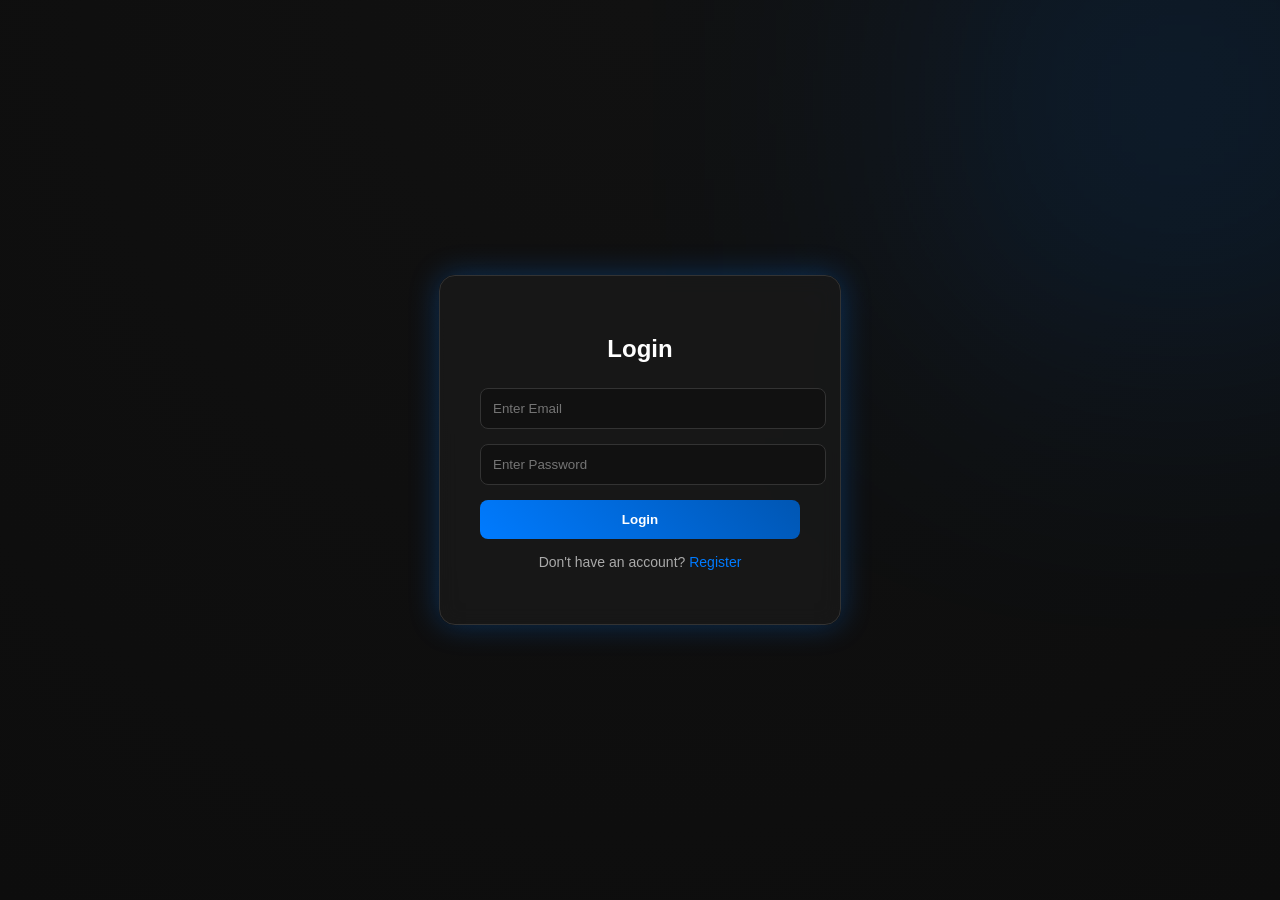
<file: apextradepro-main/login.html>
<!DOCTYPE html>
<html lang="en">
<head>
<meta charset="UTF-8">
<title>Login</title>

<style>
    :root {
        --bg-dark: #0d0d0d;
        --bg-card: #1a1a1a;
        --primary-blue: #007bff;
        --dark-blue: #0056b3;
        --text-primary: #ffffff;
        --text-secondary: #aaaaaa;
        --border-color: #333;
        --blue-glow: rgba(0, 123, 255, 0.5);
    }

    body {
        margin: 0;
        font-family: 'Inter', Arial, sans-serif;
        background: radial-gradient(circle at top, #111 0%, #0d0d0d 100%);
        overflow: hidden;

        display: flex;
        justify-content: center;
        align-items: center;
        height: 100vh;
    }

    /* 🔥 Background Glow */
    body::before {
        content: "";
        position: absolute;
        width: 400px;
        height: 400px;
        background: var(--primary-blue);
        filter: blur(150px);
        opacity: 0.2;
        top: -100px;
        right: -100px;
        z-index: 0;
    }

    .card {
        position: relative;
        z-index: 1;
        background: rgba(26, 26, 26, 0.8);
        backdrop-filter: blur(10px);
        padding: 40px;
        border-radius: 16px;
        width: 320px;
        text-align: center;
        border: 1px solid var(--border-color);
        box-shadow: 0 0 30px rgba(0, 123, 255, 0.3);
        transition: 0.3s;
    }

    .card:hover {
        transform: translateY(-5px);
        box-shadow: 0 0 40px rgba(0, 123, 255, 0.5);
    }

    .card h2 {
        margin-bottom: 25px;
        color: var(--text-primary);
        font-weight: 600;
    }

    input {
        width: 100%;
        padding: 12px;
        margin-bottom: 15px;
        border-radius: 8px;
        border: 1px solid var(--border-color);
        background: #111;
        color: var(--text-primary);
        outline: none;
        transition: 0.3s;
    }

    input:focus {
        border-color: var(--primary-blue);
        box-shadow: 0 0 8px var(--blue-glow);
    }

    button {
        width: 100%;
        padding: 12px;
        background: linear-gradient(45deg, #007bff, #0056b3);
        border: none;
        border-radius: 8px;
        color: white;
        font-weight: bold;
        cursor: pointer;
        transition: 0.3s;
    }

    button:hover {
        transform: translateY(-2px);
        box-shadow: 0 0 15px var(--blue-glow);
    }

    .register-link {
        margin-top: 15px;
        color: var(--text-secondary);
        font-size: 14px;
    }

    .register-link a {
        color: var(--primary-blue);
        text-decoration: none;
        font-weight: 500;
    }

    .register-link a:hover {
        text-decoration: underline;
    }
</style>
</head>

<body>

<div class="card">
    <h2>Login</h2>

    <form id="loginForm">
        <input type="email" id="loginEmail" placeholder="Enter Email" required>
        <input type="password" id="loginPassword" placeholder="Enter Password" required>

        <button type="submit">Login</button>
    </form>

    <p class="register-link">
        Don't have an account? <a href="register.html">Register</a>
    </p>
</div>

<script>
document.getElementById("loginForm").addEventListener("submit", function(e) {
    e.preventDefault();

    const email = document.getElementById("loginEmail").value;
    const password = document.getElementById("loginPassword").value;

    const storedUser = JSON.parse(localStorage.getItem("user"));

    if (storedUser && email === storedUser.email && password === storedUser.password) {

        localStorage.setItem("isLoggedIn", true);

        alert("Login Successful ✅");

        window.location.href = "index.html";

    } else {
        alert("Invalid credentials ❌");
    }
});
</script>
<script>
document.addEventListener("DOMContentLoaded", function() {

    const navActions = document.querySelector(".nav-actions");
    const isLoggedIn = localStorage.getItem("isLoggedIn");
    const user = JSON.parse(localStorage.getItem("user"));

    if (isLoggedIn && user) {
        navActions.innerHTML = `
            <span style="color:white; margin-right:10px;">
                Hi, ${user.name} 👋
            </span>
            <button onclick="logout()" class="btn-signin">Logout</button>
        `;
    }

});

function logout() {
    localStorage.removeItem("isLoggedIn");
    alert("Logged out 👋");
    window.location.href = "index.html";
}
</script>

</body>
</html>
</html>
</file>
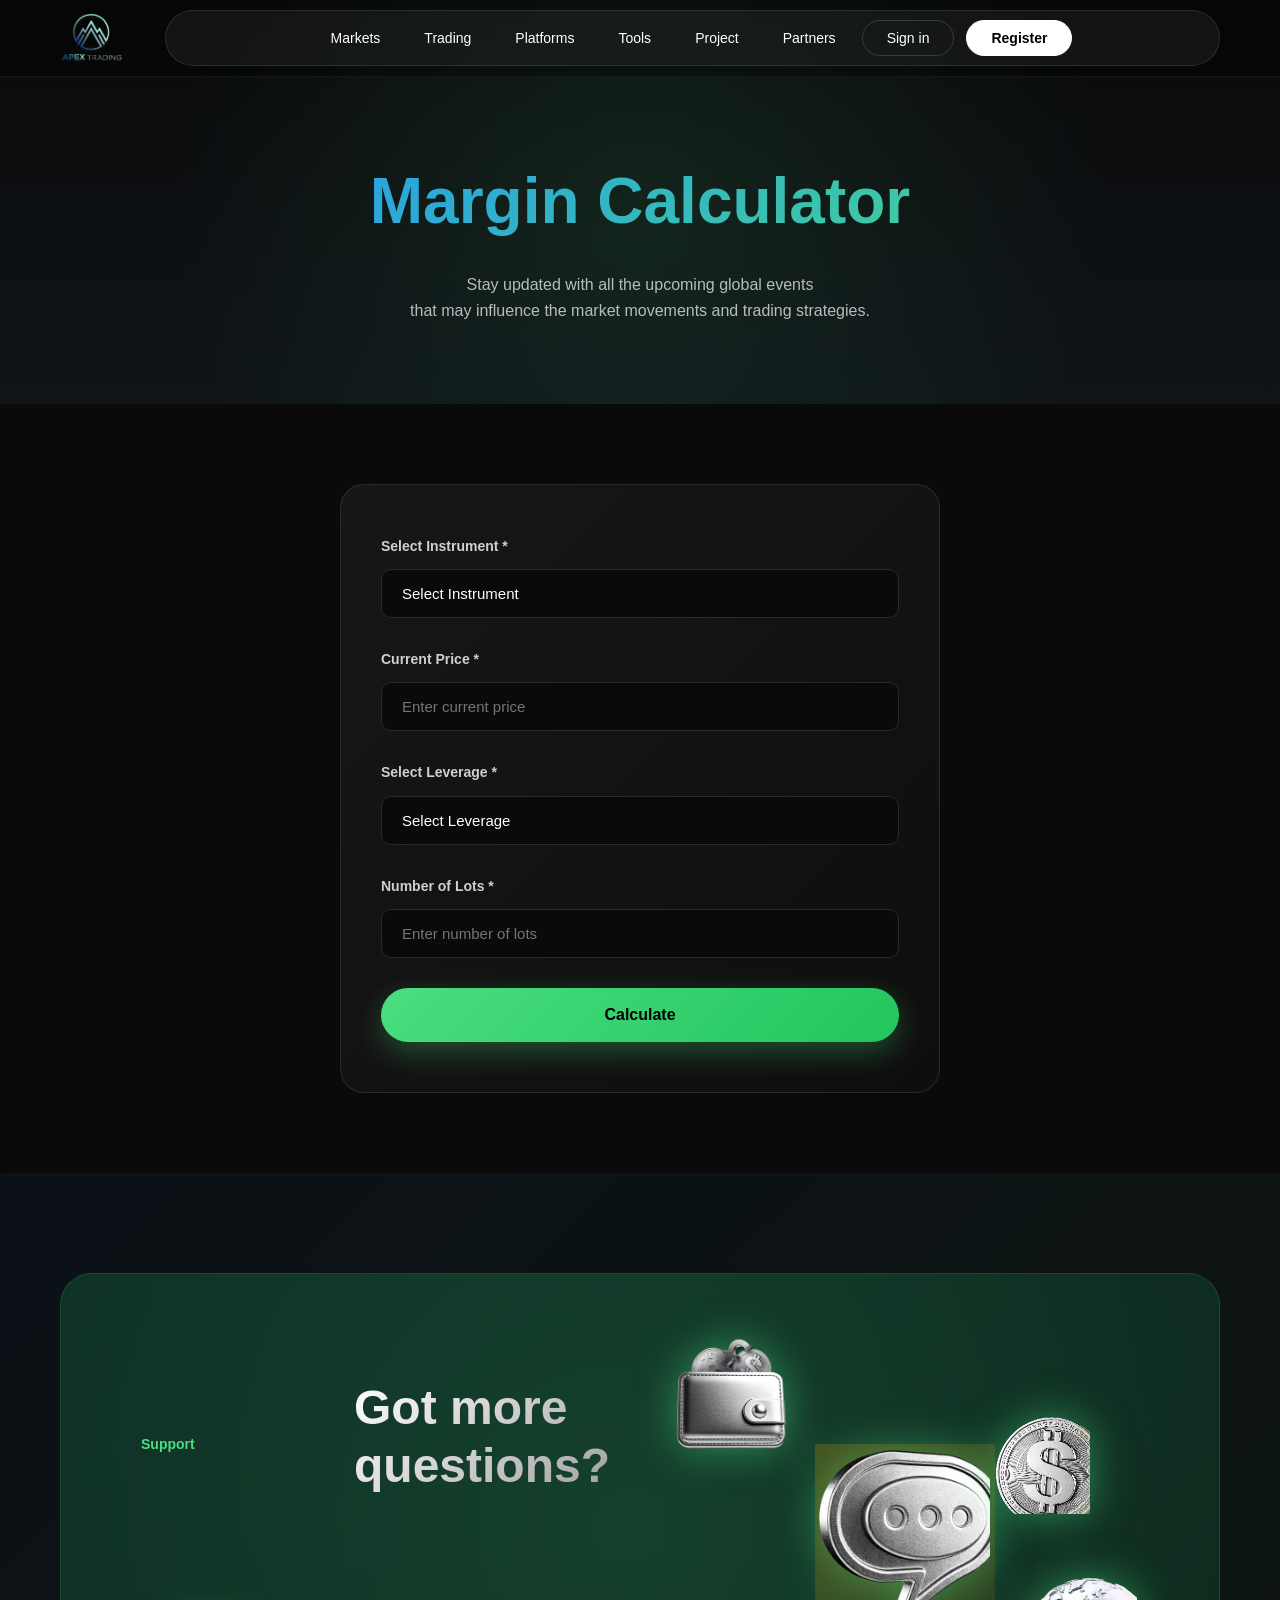
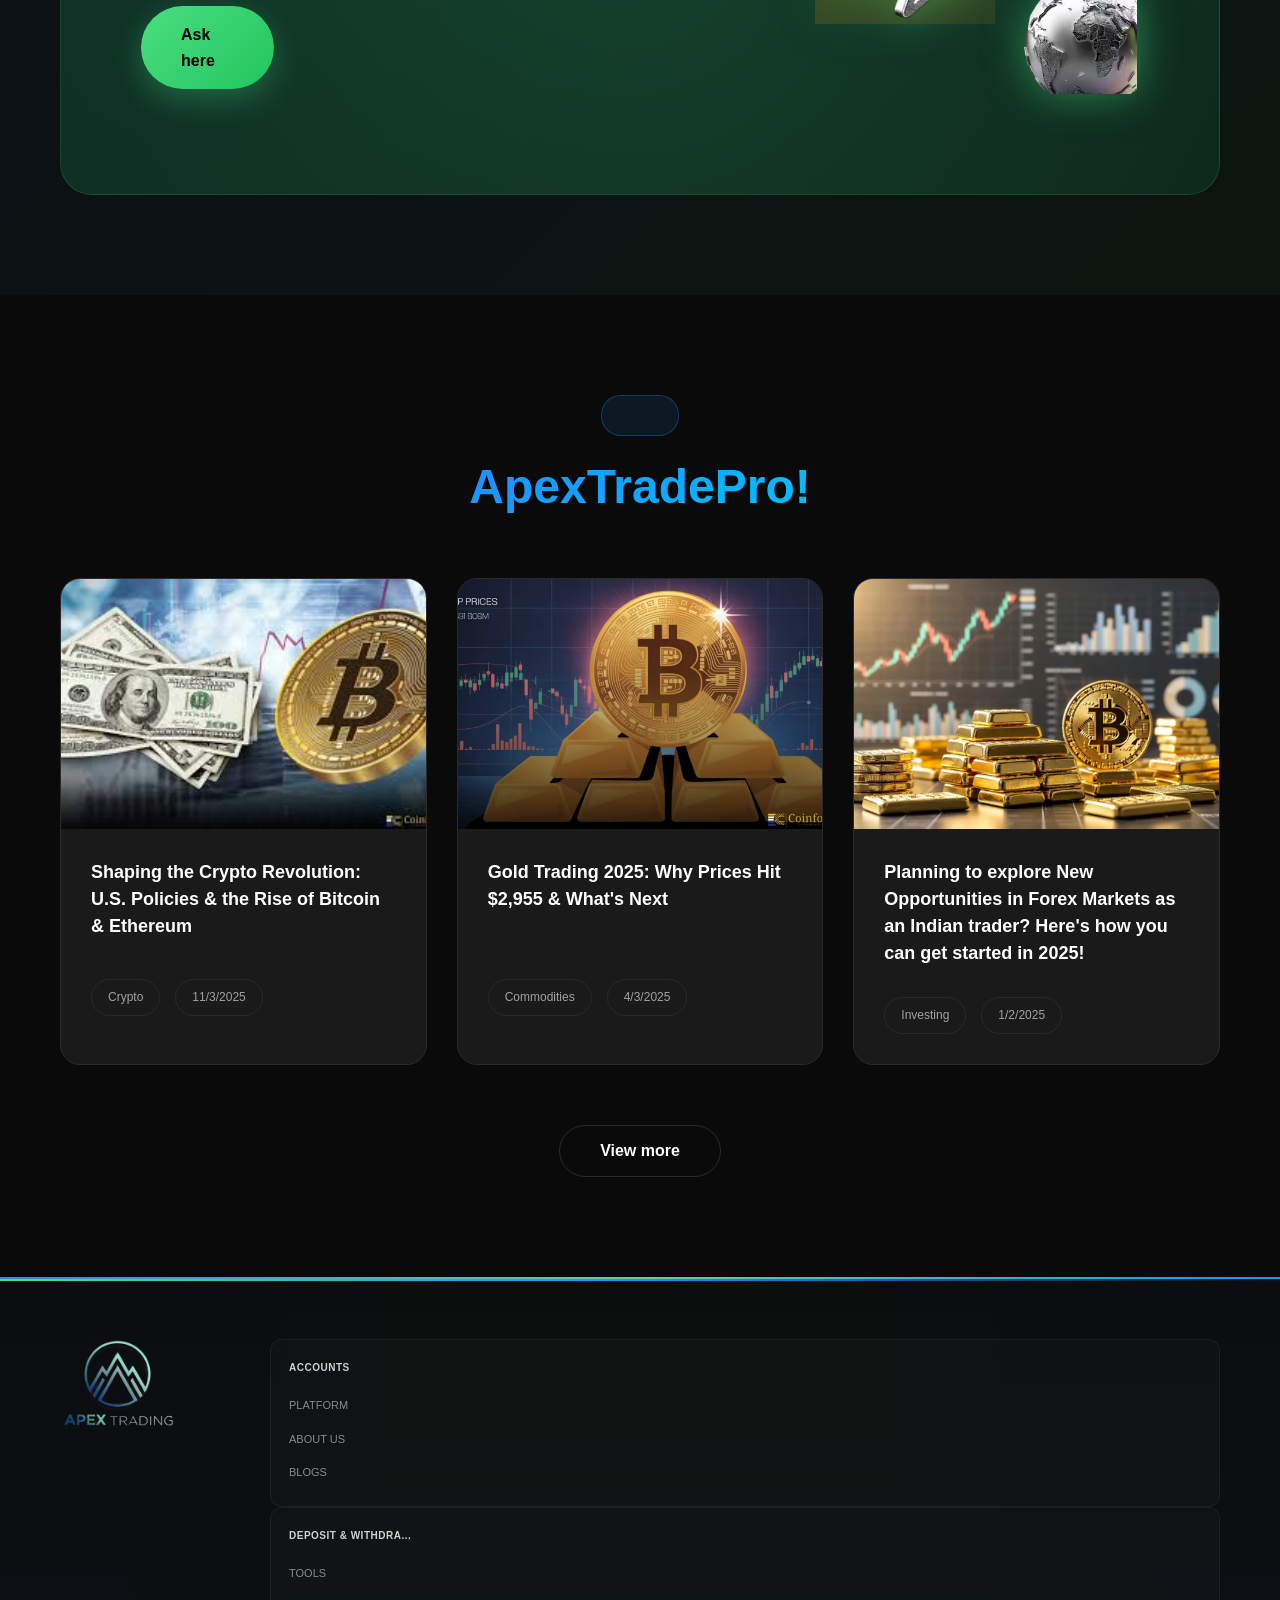
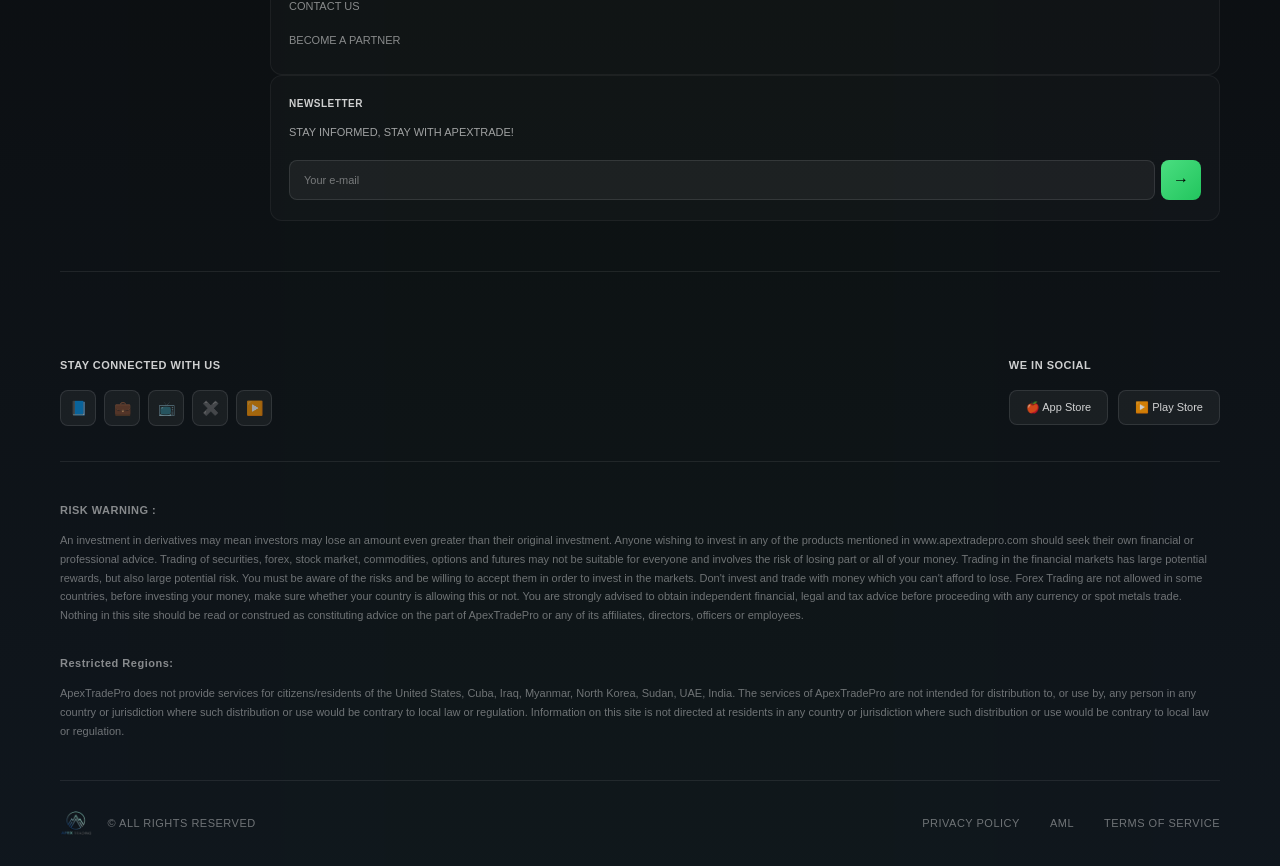
<file: apextradepro-main/margin-calculator.html>
<!DOCTYPE html>
<html lang="en">
<head>
    <meta charset="UTF-8">
    <meta name="viewport" content="width=device-width, initial-scale=1.0">
    <title>Margin Calculator - ApexTradePro</title>
    <link rel="stylesheet" href="styles.css">
</head>
<body>
    <!-- Navigation -->
    <nav class="navbar">
        <div class="container">
            <div class="nav-content">
                <a href="index.html" class="logo">
                    <img src="Apex logo.png" alt="ApexTradePro" class="logo-img">
                </a>
                
                <button class="mobile-menu-toggle" id="mobileMenuToggle">
                    <span></span>
                    <span></span>
                    <span></span>
                </button>
                
                <div class="nav-menu" id="navMenu">
                    <div class="nav-item dropdown">
                        <span>Markets</span>
                        <div class="dropdown-menu dropdown-horizontal">
                            <a href="forex-cfd.html" class="dropdown-item">Forex</a>
                            <a href="crypto-cfd.html" class="dropdown-item">Crypto</a>
                            <a href="indices-cfd.html" class="dropdown-item">Indices</a>
                            <a href="commodities-cfd.html" class="dropdown-item">Commodities</a>
                        </div>
                    </div>
                    <div class="nav-item dropdown">
                        <span>Trading</span>
                        <div class="dropdown-menu">
                            <a href="#" class="dropdown-item">Trading View</a>
                            <a href="#" class="dropdown-item">Web Trader</a>
                            <a href="#" class="dropdown-item">Mobile App</a>
                        </div>
                    </div>
                    <div class="nav-item dropdown">
                        <span>Platforms</span>
                        <div class="dropdown-menu">
                            <a href="platforms.html" class="dropdown-item">MT4</a>
                            <a href="platforms.html" class="dropdown-item">MT5</a>
                        </div>
                    </div>
                    <div class="nav-item dropdown">
                        <span>Tools</span>
                        <div class="dropdown-menu">
                            <a href="economic-calendar.html" class="dropdown-item">Economic Calendar</a>
                            <a href="margin-calculator.html" class="dropdown-item">Margin Calculator</a>
                        </div>
                    </div>
                    <div class="nav-item dropdown">
                        <span>Project</span>
                        <div class="dropdown-menu">
                            <a href="about-us.html" class="dropdown-item">About us</a>
                            <a href="contact-us.html" class="dropdown-item">Contact us</a>
                            <a href="#" class="dropdown-item">Blog</a>
                        </div>
                    </div>
                    <div class="nav-item dropdown">
                        <a href="partners.html" style="text-decoration: none; color: inherit;"><span>Partners</span></a>
                    </div>
                    
                    <div class="nav-actions">
                        <button class="btn-signin">Sign in</button>
                        <button class="btn-register">Register</button>
                    </div>
                </div>
            </div>
        </div>
    </nav>

    <!-- Margin Calculator Hero Section -->
    <section class="calculator-hero">
        <div class="container">
            <div class="calculator-hero-content">
                <h1 class="calculator-hero-title">Margin Calculator</h1>
                <p class="calculator-hero-subtitle">Stay updated with all the upcoming global events<br>that may influence the market movements and trading strategies.</p>
            </div>
        </div>
    </section>

    <!-- Calculator Form Section -->
    <section class="calculator-form-section">
        <div class="container">
            <div class="calculator-form-wrapper">
                <form class="calculator-form" id="marginCalculatorForm">
                    <div class="form-group">
                        <label for="instrument">Select Instrument *</label>
                        <select id="instrument" class="form-select" required>
                            <option value="">Select Instrument</option>
                            <option value="eurusd">EUR/USD</option>
                            <option value="gbpusd">GBP/USD</option>
                            <option value="usdjpy">USD/JPY</option>
                            <option value="btcusd">BTC/USD</option>
                            <option value="ethusd">ETH/USD</option>
                            <option value="xauusd">Gold (XAU/USD)</option>
                            <option value="us30">US30</option>
                            <option value="us500">US500</option>
                        </select>
                    </div>

                    <div class="form-group">
                        <label for="currentPrice">Current Price *</label>
                        <input type="number" id="currentPrice" class="form-input" placeholder="Enter current price" step="0.00001" required>
                    </div>

                    <div class="form-group">
                        <label for="leverage">Select Leverage *</label>
                        <select id="leverage" class="form-select" required>
                            <option value="">Select Leverage</option>
                            <option value="1">1:1</option>
                            <option value="10">1:10</option>
                            <option value="25">1:25</option>
                            <option value="50">1:50</option>
                            <option value="100">1:100</option>
                            <option value="200">1:200</option>
                            <option value="500">1:500</option>
                            <option value="1000">1:1000</option>
                        </select>
                    </div>

                    <div class="form-group">
                        <label for="lotSize">Number of Lots *</label>
                        <input type="number" id="lotSize" class="form-input" placeholder="Enter number of lots" step="0.01" min="0.01" required>
                    </div>

                    <button type="submit" class="btn-calculate">Calculate</button>
                </form>

                <div class="calculator-result" id="calculatorResult" style="display: none;">
                    <h3 class="result-title">Calculation Results</h3>
                    <div class="result-items">
                        <div class="result-item">
                            <span class="result-label">Required Margin:</span>
                            <span class="result-value" id="resultMargin">$0.00</span>
                        </div>
                        <div class="result-item">
                            <span class="result-label">Position Size:</span>
                            <span class="result-value" id="resultPosition">0</span>
                        </div>
                        <div class="result-item">
                            <span class="result-label">Pip Value:</span>
                            <span class="result-value" id="resultPipValue">$0.00</span>
                        </div>
                    </div>
                </div>
            </div>
        </div>
    </section>

    <!-- Support Section -->
    <section class="calculator-support">
        <div class="container">
            <div class="support-card">
                <div class="support-content">
                    <span class="support-tag">Support</span>
                    <h2 class="support-title">Got more<br><span class="highlight">questions?</span></h2>
                    <a href="contact-us.html" class="btn-support">Ask here</a>
                </div>
                <div class="support-coins">
                    <img src="img/2PsST2r.webp" alt="Coin 1" class="support-coin coin-1">
                    <img src="img/SMJmtaL.webp" alt="Coin 2" class="support-coin coin-2">
                    <img src="img/Rp3ZYAD.webp" alt="Coin 3" class="support-coin coin-3">
                    <img src="img/ca9EwxT.webp" alt="Coin 4" class="support-coin coin-4">
                </div>
            </div>
        </div>
    </section>

    <!-- News Section -->
    <section class="news">
        <div class="container">
            <div class="section-header">
                <span class="section-tag">News</span>
                <h2 class="section-title"><span class="highlight">ApexTradePro!</span></h2>
            </div>
            <div class="news-grid">
                <div class="news-card">
                    <div class="news-image">
                        <img src="images.jpg" alt="Bitcoin">
                    </div>
                    <h3 class="news-title">Shaping the Crypto Revolution: U.S. Policies & the Rise of Bitcoin & Ethereum</h3>
                    <div class="news-tags">
                        <span class="news-tag">Crypto</span>
                        <span class="news-tag">11/3/2025</span>
                    </div>
                </div>
                <div class="news-card">
                    <div class="news-image">
                        <img src="Template-1-3.avif" alt="Gold Trading">
                    </div>
                    <h3 class="news-title">Gold Trading 2025: Why Prices Hit $2,955 & What's Next</h3>
                    <div class="news-tags">
                        <span class="news-tag">Commodities</span>
                        <span class="news-tag">4/3/2025</span>
                    </div>
                </div>
                <div class="news-card">
                    <div class="news-image">
                        <img src="153346333.webp" alt="Forex Trading">
                    </div>
                    <h3 class="news-title">Planning to explore New Opportunities in Forex Markets as an Indian trader? Here's how you can get started in 2025!</h3>
                    <div class="news-tags">
                        <span class="news-tag">Investing</span>
                        <span class="news-tag">1/2/2025</span>
                    </div>
                </div>
            </div>
            <button class="btn-view-more">View more</button>
        </div>
    </section>

    <!-- Footer -->
    <footer class="footer">
        <div class="container">
            <div class="footer-top">
                <div class="footer-logo">
                    <a href="index.html" class="logo">
                        <img src="Apex logo.png" alt="ApexTradePro" class="logo-img">
                    </a>
                </div>
                <div class="footer-links">
                    <div class="footer-column">
                        <h4>ACCOUNTS</h4>
                        <ul>
                            <li><a href="platforms.html">PLATFORM</a></li>
                            <li><a href="about-us.html">ABOUT US</a></li>
                            <li><a href="#">BLOGS</a></li>
                        </ul>
                    </div>
                    <div class="footer-column">
                        <h4>DEPOSIT & WITHDRA...</h4>
                        <ul>
                            <li><a href="#">TOOLS</a></li>
                            <li><a href="contact-us.html">CONTACT US</a></li>
                            <li><a href="partners.html">BECOME A PARTNER</a></li>
                        </ul>
                    </div>
                    <div class="footer-column">
                        <h4>NEWSLETTER</h4>
                        <p>STAY INFORMED, STAY WITH APEXTRADE!</p>
                        <div class="newsletter-form">
                            <input type="email" placeholder="Your e-mail">
                            <button>→</button>
                        </div>
                    </div>
                </div>
            </div>
            <div class="footer-middle">
                <div class="footer-middle-left">
                    <h4>Stay connected with us</h4>
                    <div class="social-links">
                        <a href="#">📘</a>
                        <a href="#">💼</a>
                        <a href="#">📺</a>
                        <a href="#">✖️</a>
                        <a href="#">▶️</a>
                    </div>
                </div>
                <div class="footer-middle-right">
                    <h4>WE IN SOCIAL</h4>
                    <div class="app-buttons">
                        <button class="app-btn">🍎 App Store</button>
                        <button class="app-btn">▶️ Play Store</button>
                    </div>
                </div>
            </div>
            <div class="footer-legal">
                <div class="legal-section">
                    <h5>RISK WARNING :</h5>
                    <p>An investment in derivatives may mean investors may lose an amount even greater than their original investment. Anyone wishing to invest in any of the products mentioned in www.apextradepro.com should seek their own financial or professional advice. Trading of securities, forex, stock market, commodities, options and futures may not be suitable for everyone and involves the risk of losing part or all of your money. Trading in the financial markets has large potential rewards, but also large potential risk. You must be aware of the risks and be willing to accept them in order to invest in the markets. Don't invest and trade with money which you can't afford to lose. Forex Trading are not allowed in some countries, before investing your money, make sure whether your country is allowing this or not. You are strongly advised to obtain independent financial, legal and tax advice before proceeding with any currency or spot metals trade. Nothing in this site should be read or construed as constituting advice on the part of ApexTradePro or any of its affiliates, directors, officers or employees.</p>
                </div>
                <div class="legal-section">
                    <h5>Restricted Regions:</h5>
                    <p>ApexTradePro does not provide services for citizens/residents of the United States, Cuba, Iraq, Myanmar, North Korea, Sudan, UAE, India. The services of ApexTradePro are not intended for distribution to, or use by, any person in any country or jurisdiction where such distribution or use would be contrary to local law or regulation. Information on this site is not directed at residents in any country or jurisdiction where such distribution or use would be contrary to local law or regulation.</p>
                </div>
            </div>
            <div class="footer-bottom">
                <div class="footer-bottom-logo">
                    <img src="Apex logo.png" alt="ApexTradePro" class="bottom-logo">
                    <span>© ALL RIGHTS RESERVED</span>
                </div>
                <div class="footer-bottom-links">
                    <a href="#">PRIVACY POLICY</a>
                    <a href="#">AML</a>
                    <a href="#">TERMS OF SERVICE</a>
                </div>
            </div>
        </div>
    </footer>

    <script src="script.js"></script>
    <script>
        // Margin Calculator Logic
        document.getElementById('marginCalculatorForm').addEventListener('submit', function(e) {
            e.preventDefault();
            
            const instrument = document.getElementById('instrument').value;
            const currentPrice = parseFloat(document.getElementById('currentPrice').value);
            const leverage = parseInt(document.getElementById('leverage').value);
            const lotSize = parseFloat(document.getElementById('lotSize').value);
            
            if (!instrument || !currentPrice || !leverage || !lotSize) {
                alert('Please fill all required fields');
                return;
            }
            
            // Standard lot size is 100,000 units for forex
            const contractSize = 100000;
            const positionSize = contractSize * lotSize;
            const positionValue = positionSize * currentPrice;
            const requiredMargin = positionValue / leverage;
            const pipValue = (contractSize * lotSize) * 0.0001;
            
            // Display results
            document.getElementById('resultMargin').textContent = '$' + requiredMargin.toFixed(2);
            document.getElementById('resultPosition').textContent = positionSize.toLocaleString();
            document.getElementById('resultPipValue').textContent = '$' + pipValue.toFixed(2);
            
            document.getElementById('calculatorResult').style.display = 'block';
            
            // Smooth scroll to results
            document.getElementById('calculatorResult').scrollIntoView({ behavior: 'smooth', block: 'nearest' });
        });
    </script>
    <script>
document.addEventListener("DOMContentLoaded", function() {

    const navActions = document.querySelector(".nav-actions");
    const isLoggedIn = localStorage.getItem("isLoggedIn");
    const user = JSON.parse(localStorage.getItem("user"));

    if (isLoggedIn && user) {
        navActions.innerHTML = `
            <span style="color:white; margin-right:10px;">
                Hi, ${user.name} 👋
            </span>
            <button onclick="logout()" class="btn-signin">Logout</button>
        `;
    }

});

function logout() {
    localStorage.removeItem("isLoggedIn");
    alert("Logged out 👋");
    window.location.href = "index.html";
}
</script>
</body>
</html>
</file>
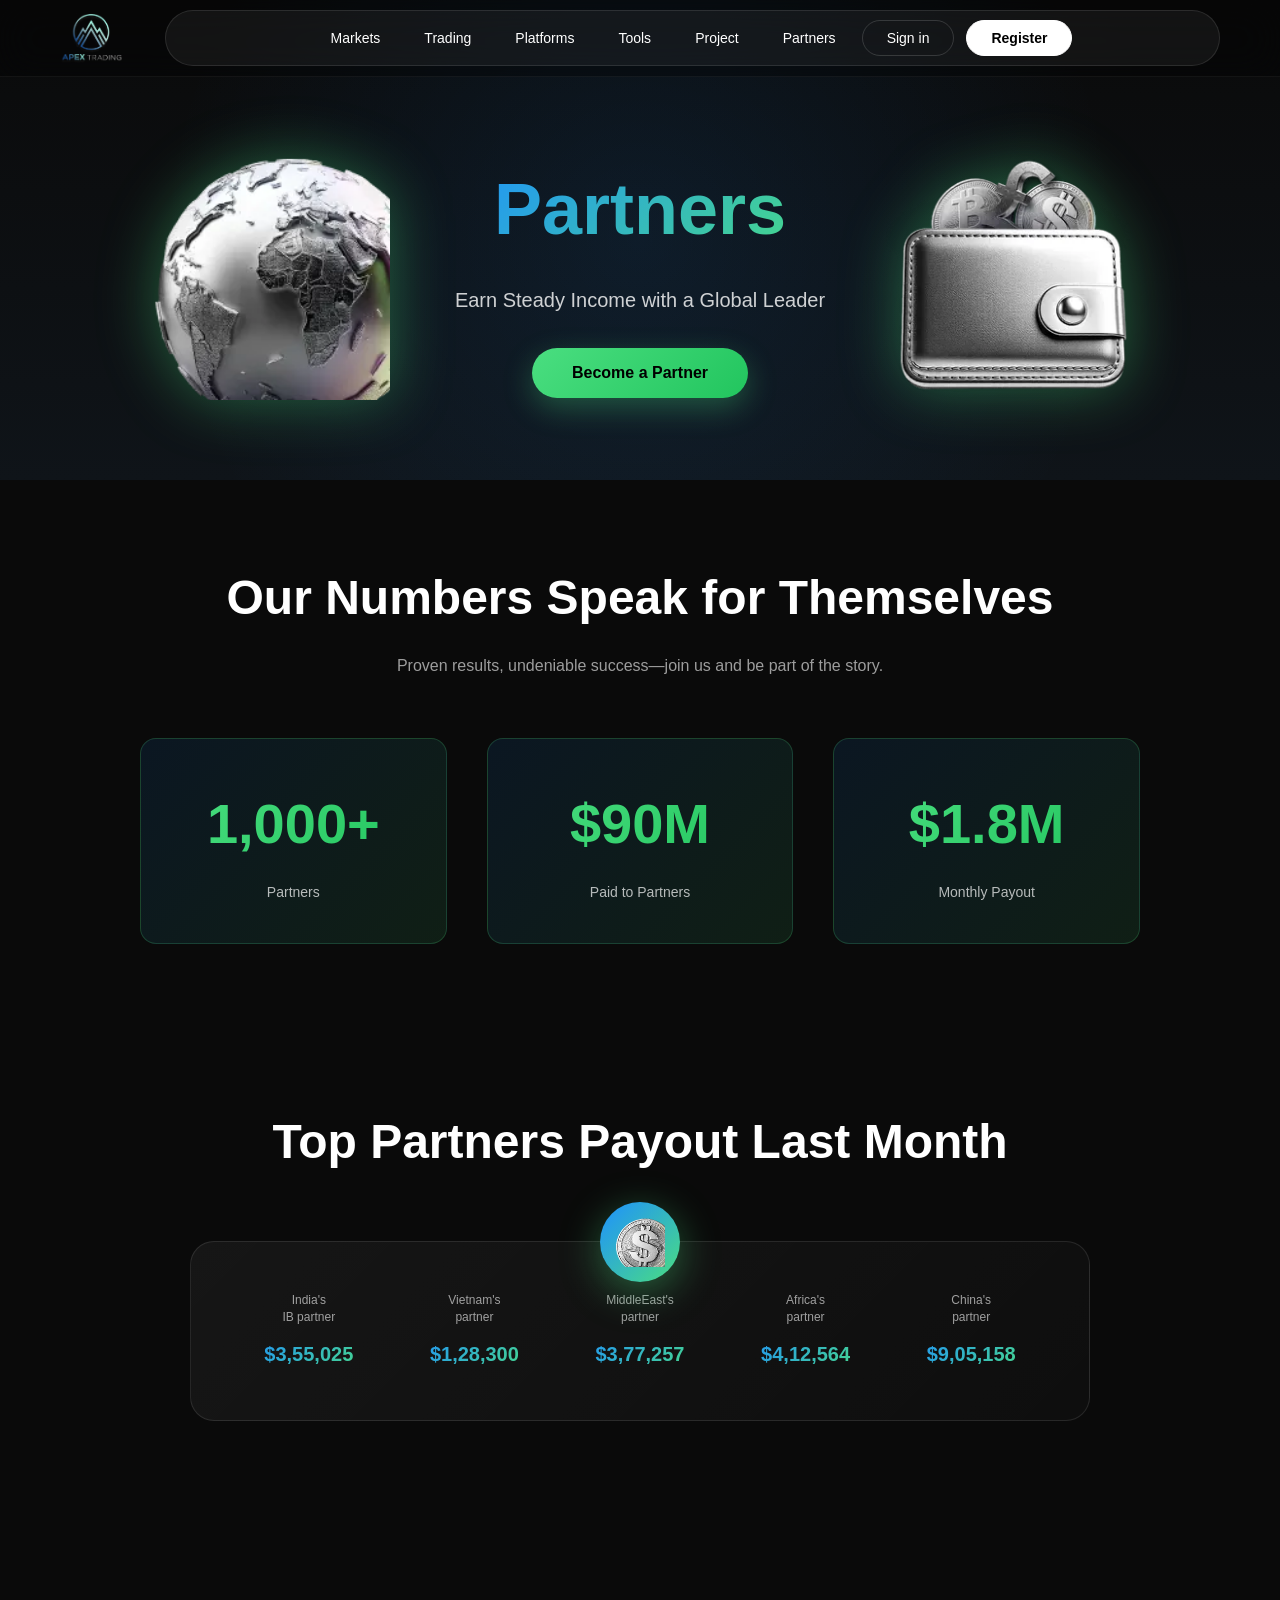
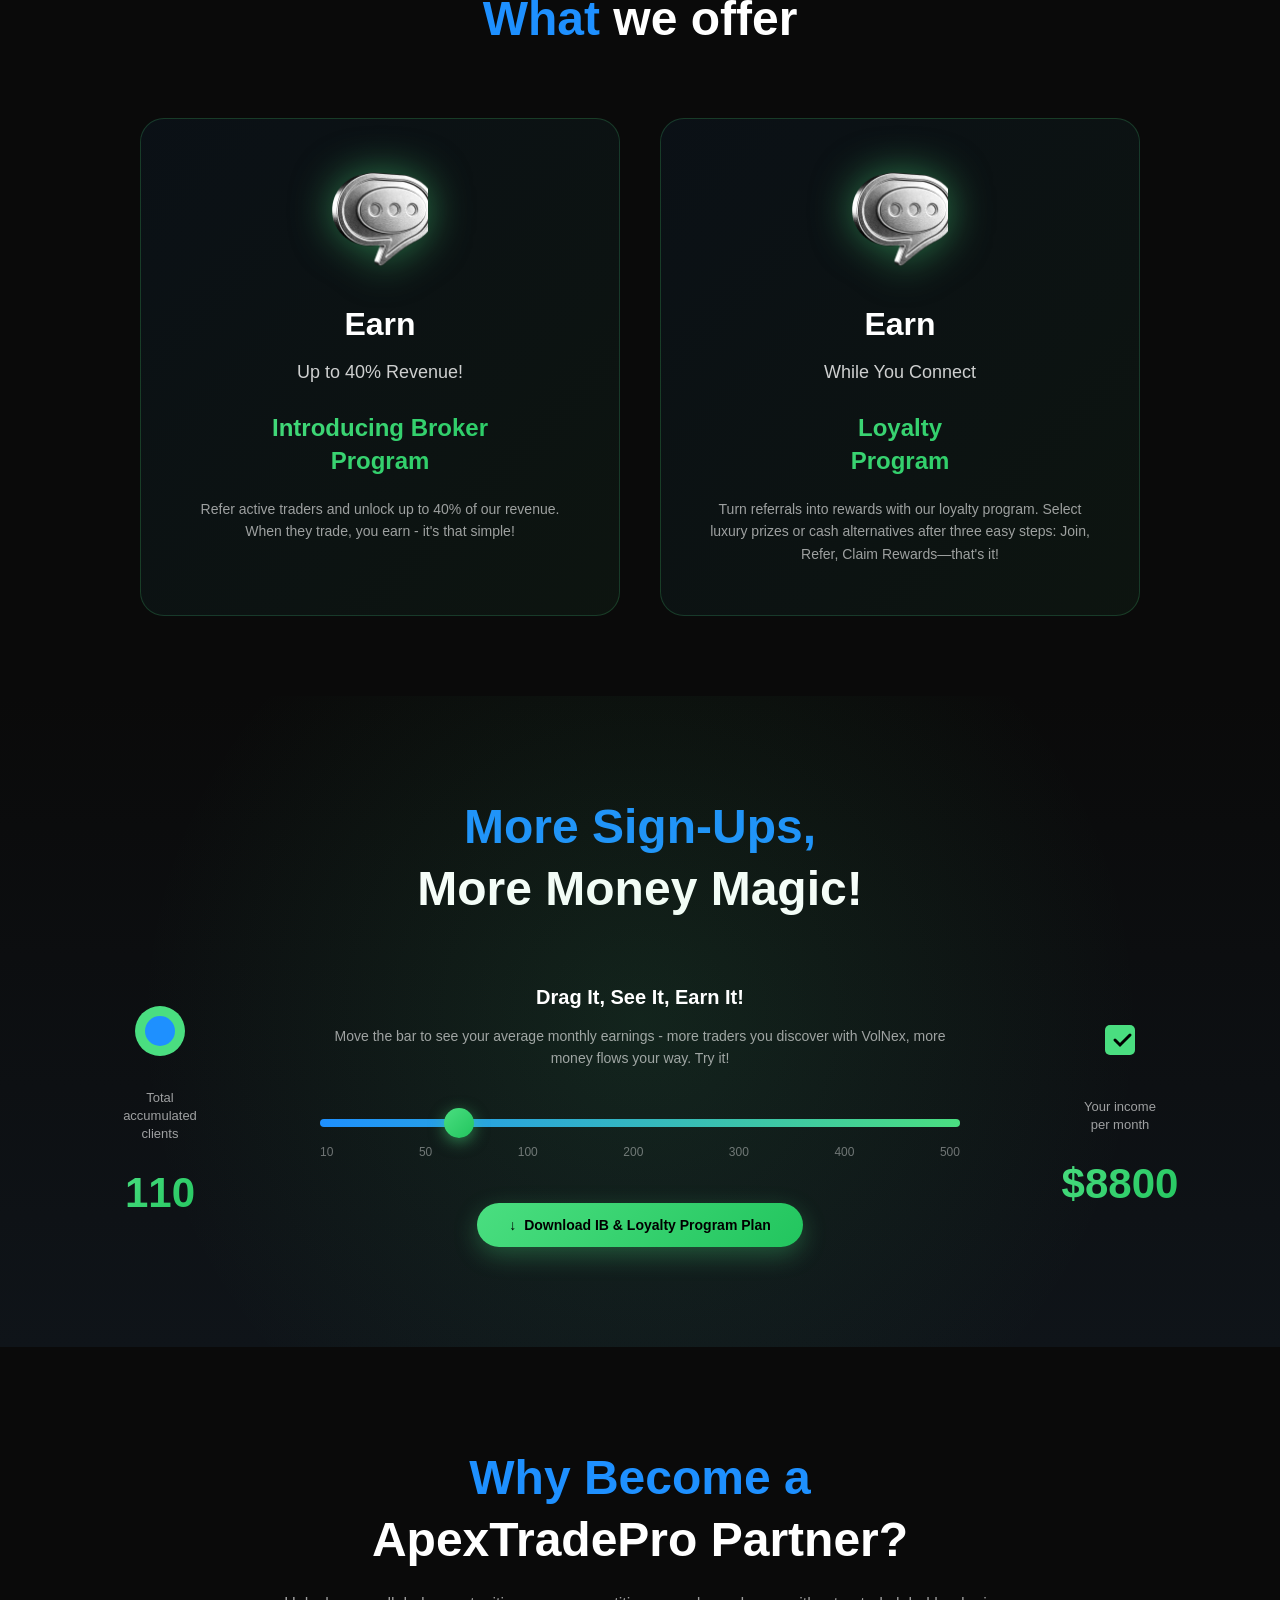
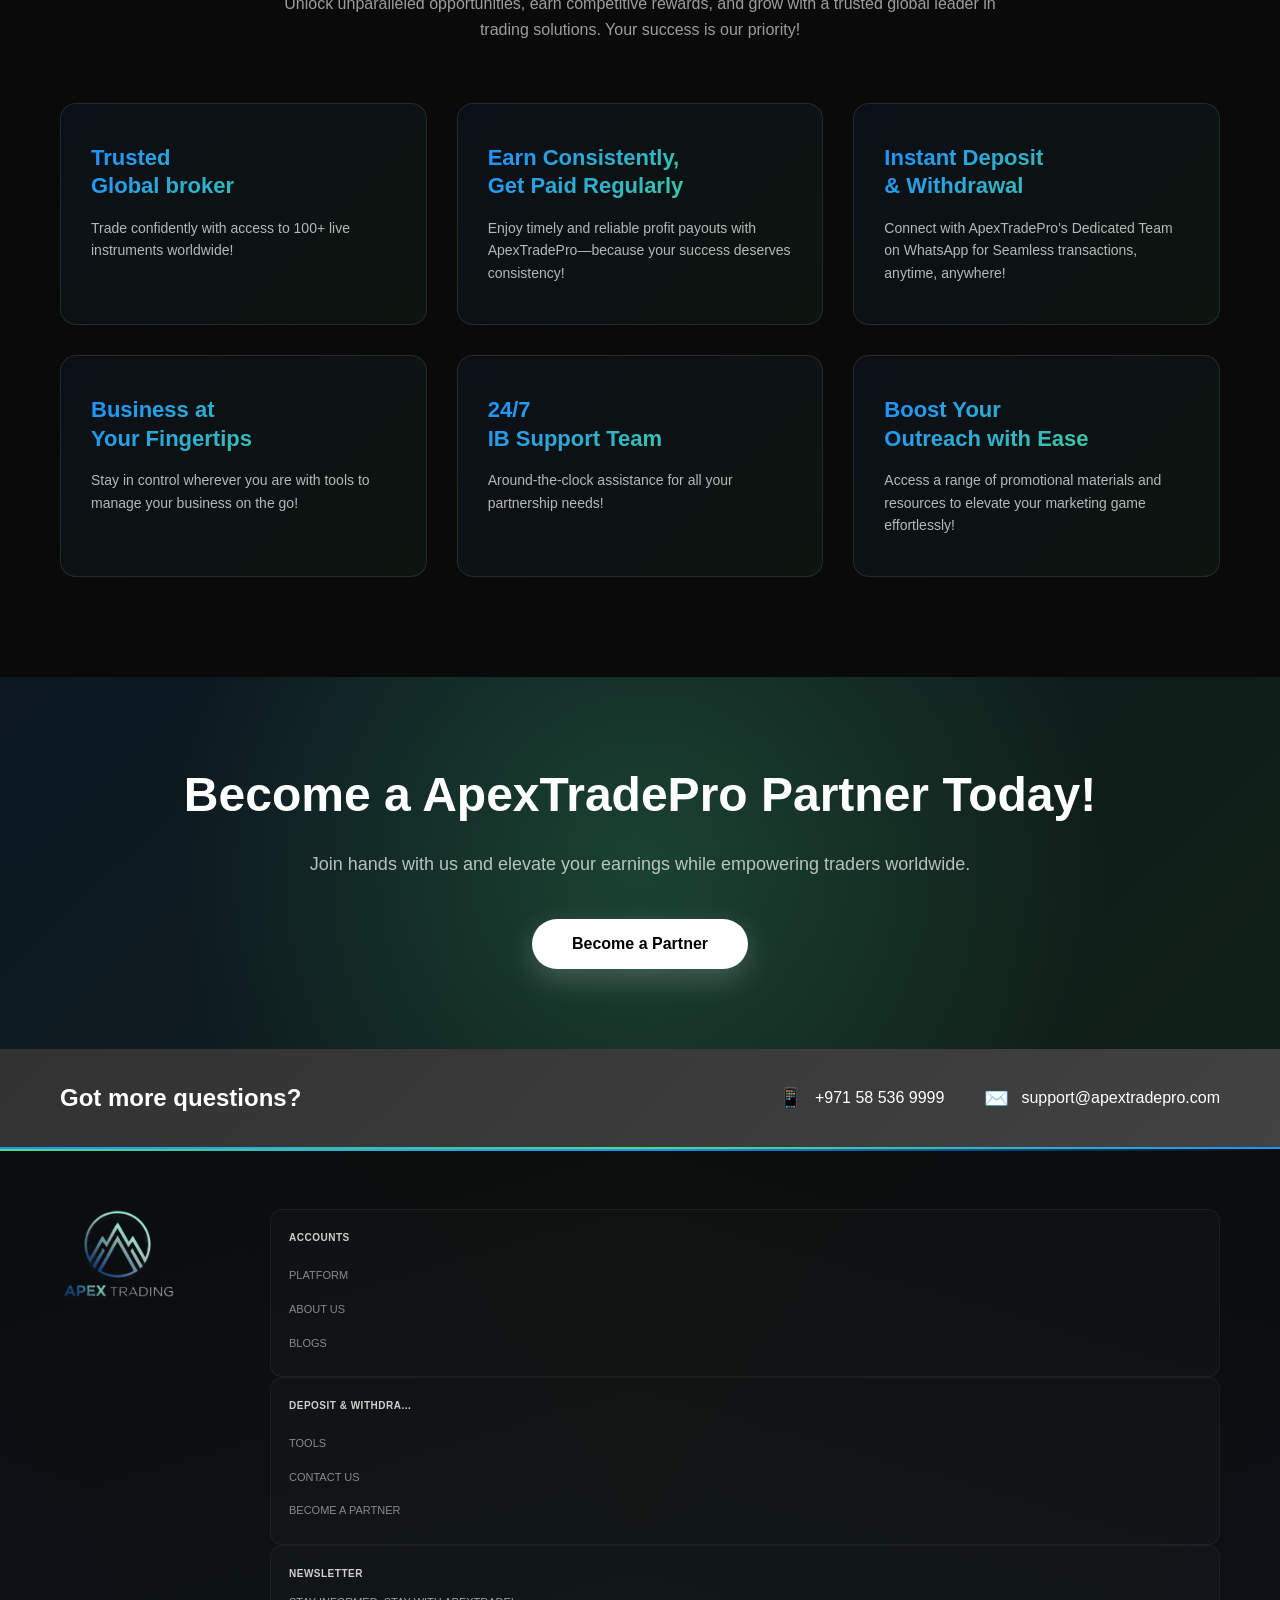
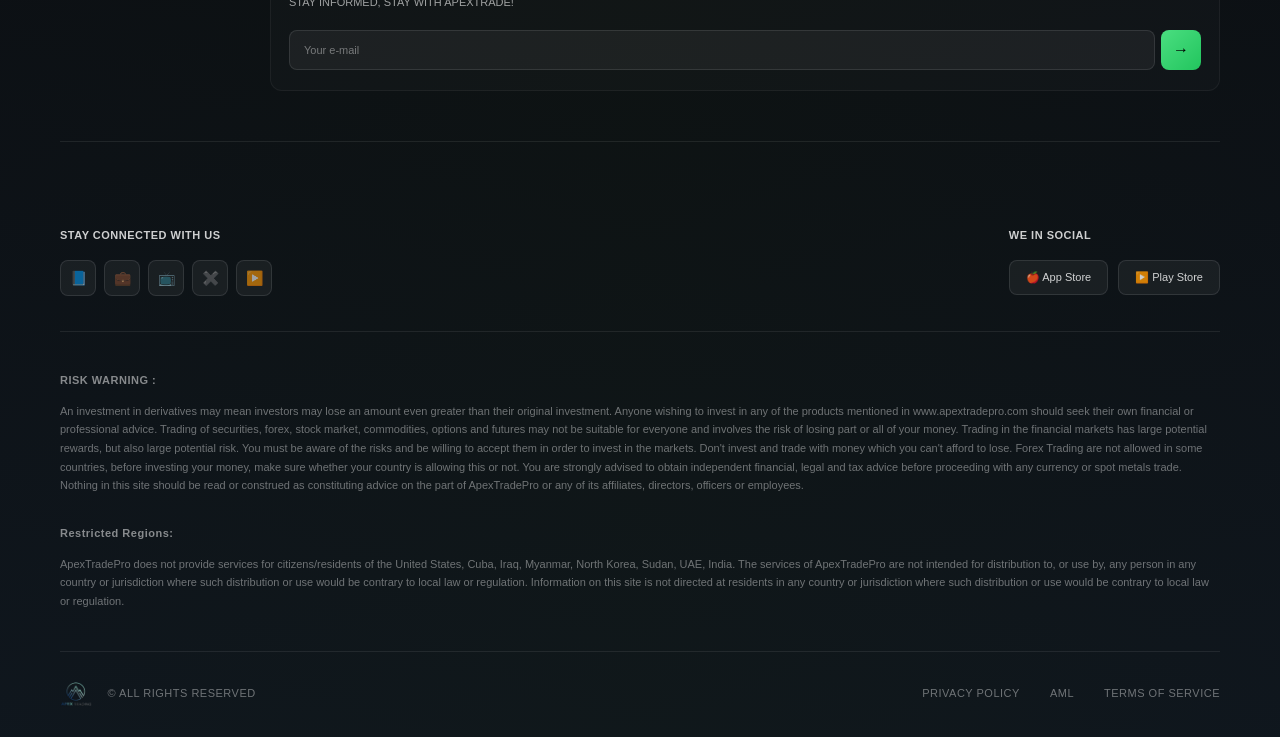
<file: apextradepro-main/partners.html>
<!DOCTYPE html>
<html lang="en">
<head>
    <meta charset="UTF-8">
    <meta name="viewport" content="width=device-width, initial-scale=1.0">
    <title>Partners - ApexTradePro</title>
    <link rel="stylesheet" href="styles.css">
</head>
<body>
    <!-- Navigation -->
    <nav class="navbar">
        <div class="container">
            <div class="nav-content">
                <a href="index.html" class="logo">
                    <img src="Apex logo.png" alt="ApexTradePro" class="logo-img">
                </a>
                
                <button class="mobile-menu-toggle" id="mobileMenuToggle">
                    <span></span>
                    <span></span>
                    <span></span>
                </button>
                
                <div class="nav-menu" id="navMenu">
                    <div class="nav-item dropdown">
                        <span>Markets</span>
                        <div class="dropdown-menu dropdown-horizontal">
                            <a href="forex-cfd.html" class="dropdown-item">Forex</a>
                            <a href="crypto-cfd.html" class="dropdown-item">Crypto</a>
                            <a href="indices-cfd.html" class="dropdown-item">Indices</a>
                            <a href="commodities-cfd.html" class="dropdown-item">Commodities</a>
                        </div>
                    </div>
                    <div class="nav-item dropdown">
                        <span>Trading</span>
                        <div class="dropdown-menu">
                            <a href="#" class="dropdown-item">Trading View</a>
                            <a href="#" class="dropdown-item">Web Trader</a>
                            <a href="#" class="dropdown-item">Mobile App</a>
                        </div>
                    </div>
                    <div class="nav-item dropdown">
                        <span>Platforms</span>
                        <div class="dropdown-menu">
                            <a href="platforms.html" class="dropdown-item">MT4</a>
                            <a href="platforms.html" class="dropdown-item">MT5</a>
                        </div>
                    </div>
                    <div class="nav-item dropdown">
                        <span>Tools</span>
                        <div class="dropdown-menu">
                            <a href="economic-calendar.html" class="dropdown-item">Economic Calendar</a>
                            <a href="margin-calculator.html" class="dropdown-item">Margin Calculator</a>
                        </div>
                    </div>
                    <div class="nav-item dropdown">
                        <span>Project</span>
                        <div class="dropdown-menu">
                            <a href="about-us.html" class="dropdown-item">About us</a>
                            <a href="contact-us.html" class="dropdown-item">Contact us</a>
                            <a href="#" class="dropdown-item">Blog</a>
                        </div>
                    </div>
                    <div class="nav-item dropdown">
                        <span>Partners</span>
                    </div>
                    
                    <div class="nav-actions">
                        <button class="btn-signin" onclick="goToLogin()">Sign in</button>
                        <button class="btn-register" onclick="goToRegister()">Register</button>
                    </div>
                </div>
            </div>
        </div>
    </nav>

    <!-- Partners Hero Section -->
    <section class="partners-hero">
        <div class="container">
            <div class="partners-hero-content">
                <div class="partners-coin partners-coin-left">
                    <img src="img/Rp3ZYAD.webp" alt="Coin">
                </div>
                <div class="partners-hero-text">
                    <h1 class="partners-hero-title">Partners</h1>
                    <p class="partners-hero-subtitle">Earn Steady Income with a Global Leader</p>
                    <button class="btn-partner">Become a Partner</button>
                </div>
                <div class="partners-coin partners-coin-right">
                    <img src="img/2PsST2r.webp" alt="Coin">
                </div>
            </div>
        </div>
    </section>

    <!-- Partners Stats Section -->
    <section class="partners-stats">
        <div class="container">
            <div class="partners-stats-header">
                <h2 class="partners-stats-title">Our Numbers Speak for Themselves</h2>
                <p class="partners-stats-subtitle">Proven results, undeniable success—join us and be part of the story.</p>
            </div>
            <div class="partners-stats-grid">
                <div class="partner-stat-card">
                    <div class="partner-stat-value">1,000+</div>
                    <div class="partner-stat-label">Partners</div>
                </div>
                <div class="partner-stat-card">
                    <div class="partner-stat-value">$90M</div>
                    <div class="partner-stat-label">Paid to Partners</div>
                </div>
                <div class="partner-stat-card">
                    <div class="partner-stat-value">$1.8M</div>
                    <div class="partner-stat-label">Monthly Payout</div>
                </div>
            </div>
        </div>
    </section>

    <!-- Top Partners Payout Section -->
    <section class="top-partners">
        <div class="container">
            <h2 class="top-partners-title">Top Partners Payout Last Month</h2>
            <div class="top-partners-card">
                <div class="top-partner-badge">
                    <img src="img/ca9EwxT.webp" alt="Badge" class="badge-icon">
                </div>
                <div class="top-partners-grid">
                    <div class="top-partner-item">
                        <div class="top-partner-country">India's<br>IB partner</div>
                        <div class="top-partner-amount">$3,55,025</div>
                    </div>
                    <div class="top-partner-item">
                        <div class="top-partner-country">Vietnam's<br>partner</div>
                        <div class="top-partner-amount">$1,28,300</div>
                    </div>
                    <div class="top-partner-item">
                        <div class="top-partner-country">MiddleEast's<br>partner</div>
                        <div class="top-partner-amount">$3,77,257</div>
                    </div>
                    <div class="top-partner-item">
                        <div class="top-partner-country">Africa's<br>partner</div>
                        <div class="top-partner-amount">$4,12,564</div>
                    </div>
                    <div class="top-partner-item">
                        <div class="top-partner-country">China's<br>partner</div>
                        <div class="top-partner-amount">$9,05,158</div>
                    </div>
                </div>
            </div>
        </div>
    </section>

    <!-- What We Offer Section -->
    <section class="partners-offer">
        <div class="container">
            <h2 class="partners-offer-title"><span class="highlight">What</span> we offer</h2>
            <div class="partners-offer-grid">
                <div class="offer-card">
                    <div class="offer-icon">
                        <img src="img/SMJmtaL.webp" alt="Earn" class="offer-icon-img">
                    </div>
                    <h3 class="offer-title">Earn</h3>
                    <p class="offer-subtitle">Up to 40% Revenue!</p>
                    <h4 class="offer-program">Introducing Broker<br>Program</h4>
                    <p class="offer-description">Refer active traders and unlock up to 40% of our revenue. When they trade, you earn - it's that simple!</p>
                </div>
                <div class="offer-card">
                    <div class="offer-icon">
                        <img src="img/SMJmtaL.webp" alt="Earn" class="offer-icon-img">
                    </div>
                    <h3 class="offer-title">Earn</h3>
                    <p class="offer-subtitle">While You Connect</p>
                    <h4 class="offer-program">Loyalty<br>Program</h4>
                    <p class="offer-description">Turn referrals into rewards with our loyalty program. Select luxury prizes or cash alternatives after three easy steps: Join, Refer, Claim Rewards—that's it!</p>
                </div>
            </div>
        </div>
    </section>

    <!-- Earnings Calculator Section -->
    <section class="earnings-calculator">
        <div class="container">
            <h2 class="calculator-title"><span class="highlight">More Sign-Ups,</span><br>More Money Magic!</h2>
            <div class="calculator-content">
                <div class="calculator-left">
                    <div class="calculator-icon">
                        <svg width="60" height="60" viewBox="0 0 60 60" fill="none">
                            <circle cx="30" cy="30" r="25" fill="#4ade80"/>
                            <circle cx="30" cy="30" r="15" fill="#1e90ff"/>
                        </svg>
                    </div>
                    <p class="calculator-label">Total<br>accumulated<br>clients</p>
                    <div class="calculator-value" id="clientCount">110</div>
                </div>
                <div class="calculator-center">
                    <p class="calculator-instruction">Drag It, See It, Earn It!</p>
                    <p class="calculator-description">Move the bar to see your average monthly earnings - more traders you discover with VolNex, more money flows your way. Try it!</p>
                    <div class="calculator-slider-wrapper">
                        <input type="range" min="10" max="500" value="110" class="calculator-slider" id="earningsSlider">
                        <div class="slider-markers">
                            <span>10</span>
                            <span>50</span>
                            <span>100</span>
                            <span>200</span>
                            <span>300</span>
                            <span>400</span>
                            <span>500</span>
                        </div>
                    </div>
                    <button class="btn-download">
                        <span>↓</span> Download IB & Loyalty Program Plan
                    </button>
                </div>
                <div class="calculator-right">
                    <div class="calculator-icon">
                        <svg width="60" height="60" viewBox="0 0 60 60" fill="none">
                            <rect x="15" y="15" width="30" height="30" rx="5" fill="#4ade80"/>
                            <path d="M25 30L30 35L40 25" stroke="black" stroke-width="3" stroke-linecap="round"/>
                        </svg>
                    </div>
                    <p class="calculator-label">Your income<br>per month</p>
                    <div class="calculator-value" id="earningsAmount">$8800</div>
                </div>
            </div>
        </div>
    </section>

    <!-- Why Become Partner Section -->
    <section class="why-partner">
        <div class="container">
            <h2 class="why-partner-title"><span class="highlight">Why Become a</span><br>ApexTradePro Partner?</h2>
            <p class="why-partner-subtitle">Unlock unparalleled opportunities, earn competitive rewards, and grow with a trusted global leader in<br>trading solutions. Your success is our priority!</p>
            <div class="why-partner-grid">
                <div class="why-card">
                    <h3 class="why-card-title">Trusted<br>Global broker</h3>
                    <p class="why-card-text">Trade confidently with access to 100+ live instruments worldwide!</p>
                </div>
                <div class="why-card">
                    <h3 class="why-card-title">Earn Consistently,<br>Get Paid Regularly</h3>
                    <p class="why-card-text">Enjoy timely and reliable profit payouts with ApexTradePro—because your success deserves consistency!</p>
                </div>
                <div class="why-card">
                    <h3 class="why-card-title">Instant Deposit<br>& Withdrawal</h3>
                    <p class="why-card-text">Connect with ApexTradePro's Dedicated Team on WhatsApp for Seamless transactions, anytime, anywhere!</p>
                </div>
                <div class="why-card">
                    <h3 class="why-card-title">Business at<br>Your Fingertips</h3>
                    <p class="why-card-text">Stay in control wherever you are with tools to manage your business on the go!</p>
                </div>
                <div class="why-card">
                    <h3 class="why-card-title">24/7<br>IB Support Team</h3>
                    <p class="why-card-text">Around-the-clock assistance for all your partnership needs!</p>
                </div>
                <div class="why-card">
                    <h3 class="why-card-title">Boost Your<br>Outreach with Ease</h3>
                    <p class="why-card-text">Access a range of promotional materials and resources to elevate your marketing game effortlessly!</p>
                </div>
            </div>
        </div>
    </section>

    <!-- Final CTA Section -->
    <section class="partner-cta">
        <div class="container">
            <h2 class="partner-cta-title">Become a ApexTradePro Partner Today!</h2>
            <p class="partner-cta-subtitle">Join hands with us and elevate your earnings while empowering traders worldwide.</p>
            <button class="btn-partner-white">Become a Partner</button>
        </div>
    </section>

    <!-- Contact Banner -->
    <section class="contact-banner">
        <div class="container">
            <div class="contact-banner-content">
                <span class="contact-banner-text">Got more questions?</span>
                <div class="contact-banner-links">
                    <a href="https://wa.me/971585369999" class="contact-banner-link">
                        <span>📱</span> +971 58 536 9999
                    </a>
                    <a href="mailto:support@apextradepro.com" class="contact-banner-link">
                        <span>✉️</span> support@apextradepro.com
                    </a>
                </div>
            </div>
        </div>
    </section>

    <!-- Footer -->
    <footer class="footer">
        <div class="container">
            <div class="footer-top">
                <div class="footer-logo">
                    <a href="index.html" class="logo">
                        <img src="Apex logo.png" alt="ApexTradePro" class="logo-img">
                    </a>
                </div>
                <div class="footer-links">
                    <div class="footer-column">
                        <h4>ACCOUNTS</h4>
                        <ul>
                            <li><a href="platforms.html">PLATFORM</a></li>
                            <li><a href="about-us.html">ABOUT US</a></li>
                            <li><a href="#">BLOGS</a></li>
                        </ul>
                    </div>
                    <div class="footer-column">
                        <h4>DEPOSIT & WITHDRA...</h4>
                        <ul>
                            <li><a href="#">TOOLS</a></li>
                            <li><a href="contact-us.html">CONTACT US</a></li>
                            <li><a href="partners.html">BECOME A PARTNER</a></li>
                        </ul>
                    </div>
                    <div class="footer-column">
                        <h4>NEWSLETTER</h4>
                        <p>STAY INFORMED, STAY WITH APEXTRADE!</p>
                        <div class="newsletter-form">
                            <input type="email" placeholder="Your e-mail">
                            <button>→</button>
                        </div>
                    </div>
                </div>
            </div>
            <div class="footer-middle">
                <div class="footer-middle-left">
                    <h4>Stay connected with us</h4>
                    <div class="social-links">
                        <a href="#">📘</a>
                        <a href="#">💼</a>
                        <a href="#">📺</a>
                        <a href="#">✖️</a>
                        <a href="#">▶️</a>
                    </div>
                </div>
                <div class="footer-middle-right">
                    <h4>WE IN SOCIAL</h4>
                    <div class="app-buttons">
                        <button class="app-btn">🍎 App Store</button>
                        <button class="app-btn">▶️ Play Store</button>
                    </div>
                </div>
            </div>
            <div class="footer-legal">
                <div class="legal-section">
                    <h5>RISK WARNING :</h5>
                    <p>An investment in derivatives may mean investors may lose an amount even greater than their original investment. Anyone wishing to invest in any of the products mentioned in www.apextradepro.com should seek their own financial or professional advice. Trading of securities, forex, stock market, commodities, options and futures may not be suitable for everyone and involves the risk of losing part or all of your money. Trading in the financial markets has large potential rewards, but also large potential risk. You must be aware of the risks and be willing to accept them in order to invest in the markets. Don't invest and trade with money which you can't afford to lose. Forex Trading are not allowed in some countries, before investing your money, make sure whether your country is allowing this or not. You are strongly advised to obtain independent financial, legal and tax advice before proceeding with any currency or spot metals trade. Nothing in this site should be read or construed as constituting advice on the part of ApexTradePro or any of its affiliates, directors, officers or employees.</p>
                </div>
                <div class="legal-section">
                    <h5>Restricted Regions:</h5>
                    <p>ApexTradePro does not provide services for citizens/residents of the United States, Cuba, Iraq, Myanmar, North Korea, Sudan, UAE, India. The services of ApexTradePro are not intended for distribution to, or use by, any person in any country or jurisdiction where such distribution or use would be contrary to local law or regulation. Information on this site is not directed at residents in any country or jurisdiction where such distribution or use would be contrary to local law or regulation.</p>
                </div>
            </div>
            <div class="footer-bottom">
                <div class="footer-bottom-logo">
                    <img src="Apex logo.png" alt="ApexTradePro" class="bottom-logo">
                    <span>© ALL RIGHTS RESERVED</span>
                </div>
                <div class="footer-bottom-links">
                    <a href="#">PRIVACY POLICY</a>
                    <a href="#">AML</a>
                    <a href="#">TERMS OF SERVICE</a>
                </div>
            </div>
        </div>
    </footer>

    <script src="script.js"></script>
    <script>
        // Earnings Calculator
        const slider = document.getElementById('earningsSlider');
        const clientCount = document.getElementById('clientCount');
        const earningsAmount = document.getElementById('earningsAmount');

        slider.addEventListener('input', function() {
            const clients = this.value;
            const earnings = Math.round(clients * 80); // $80 per client average
            
            clientCount.textContent = clients;
            earningsAmount.textContent = '$' + earnings.toLocaleString();
        });
    </script>
        <script>
    function goToRegister() {
        window.location.href = "register.html";
    }

    function goToLogin() {
        window.location.href = "login.html";
    }
    </script>
    <script>
document.addEventListener("DOMContentLoaded", function() {

    const navActions = document.querySelector(".nav-actions");
    const isLoggedIn = localStorage.getItem("isLoggedIn");
    const user = JSON.parse(localStorage.getItem("user"));

    if (isLoggedIn && user) {
        navActions.innerHTML = `
            <span style="color:white; margin-right:10px;">
                Hi, ${user.name} 👋
            </span>
            <button onclick="logout()" class="btn-signin">Logout</button>
        `;
    }

});

function logout() {
    localStorage.removeItem("isLoggedIn");
    alert("Logged out 👋");
    window.location.href = "index.html";
}
</script>
</body>
</html>
</file>
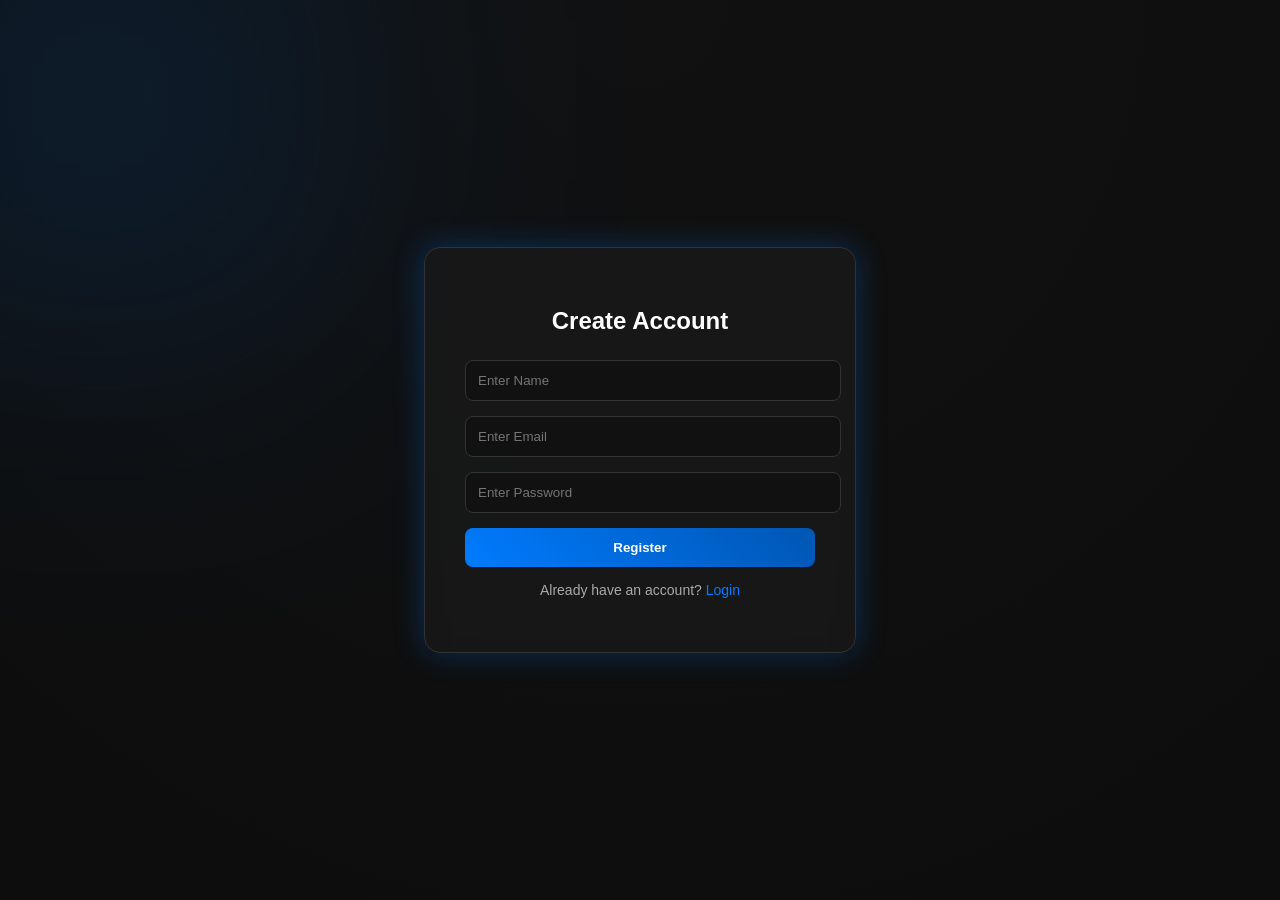
<file: apextradepro-main/register.html>
<!DOCTYPE html>
<html lang="en">
<head>
    <meta charset="UTF-8">
    <title>Register</title>

    <style>
        :root {
            --bg-dark: #0d0d0d;
            --bg-card: #1a1a1a;
            --primary-blue: #007bff;
            --dark-blue: #0056b3;
            --text-primary: #ffffff;
            --text-secondary: #aaaaaa;
            --border-color: #333;
            --blue-glow: rgba(0, 123, 255, 0.5);
        }

        body {
            margin: 0;
            font-family: 'Inter', Arial, sans-serif;
            background: radial-gradient(circle at top, #111 0%, #0d0d0d 100%);
            overflow: hidden;
        }

        /* 🔥 Background Glow Effect */
        body::before {
            content: "";
            position: absolute;
            width: 400px;
            height: 400px;
            background: var(--primary-blue);
            filter: blur(150px);
            opacity: 0.2;
            top: -100px;
            left: -100px;
            z-index: 0;
        }

        .register-container {
            height: 100vh;
            display: flex;
            justify-content: center;
            align-items: center;
            position: relative;
            z-index: 1;
        }

        .register-card {
            background: rgba(26, 26, 26, 0.8);
            backdrop-filter: blur(10px);
            padding: 40px;
            border-radius: 16px;
            width: 350px;
            box-shadow: 0 0 30px rgba(0, 123, 255, 0.3);
            border: 1px solid var(--border-color);
            text-align: center;
            transition: 0.3s;
        }

        .register-card:hover {
            transform: translateY(-5px);
            box-shadow: 0 0 40px rgba(0, 123, 255, 0.5);
        }

        .register-card h2 {
            margin-bottom: 25px;
            color: var(--text-primary);
            font-weight: 600;
        }

        .register-card input {
            width: 100%;
            padding: 12px;
            margin-bottom: 15px;
            border: 1px solid var(--border-color);
            border-radius: 8px;
            background: #111;
            color: var(--text-primary);
            outline: none;
            transition: 0.3s;
        }

        .register-card input:focus {
            border-color: var(--primary-blue);
            box-shadow: 0 0 8px var(--blue-glow);
        }

        .register-card button {
            width: 100%;
            padding: 12px;
            background: linear-gradient(45deg, #007bff, #0056b3);
            border: none;
            border-radius: 8px;
            color: white;
            font-weight: bold;
            cursor: pointer;
            transition: 0.3s;
        }

        .register-card button:hover {
            transform: translateY(-2px);
            box-shadow: 0 0 15px var(--blue-glow);
        }

        .login-link {
            margin-top: 15px;
            color: var(--text-secondary);
            font-size: 14px;
        }

        .login-link a {
            color: var(--primary-blue);
            text-decoration: none;
            font-weight: 500;
        }

        .login-link a:hover {
            text-decoration: underline;
        }
    </style>
</head>

<body>

<div class="register-container">
    <div class="register-card">
        <h2>Create Account</h2>

        <form id="registerForm">
            <input type="text" id="name" placeholder="Enter Name" required>
            <input type="email" id="email" placeholder="Enter Email" required>
            <input type="password" id="password" placeholder="Enter Password" required>

            <button type="submit">Register</button>
        </form>

        <p class="login-link">
            Already have an account? <a href="login.html">Login</a>
        </p>
    </div>
</div>

<script>
document.getElementById("registerForm").addEventListener("submit", function(e) {
    e.preventDefault();

    const name = document.getElementById("name").value;
    const email = document.getElementById("email").value;
    const password = document.getElementById("password").value;

    if (name && email && password) {

        const user = {
            name: name,
            email: email,
            password: password
        };

        localStorage.setItem("user", JSON.stringify(user));

        alert("Registered Successfully ✅");

        window.location.href = "login.html";

    } else {
        alert("Please fill all fields ❌");
    }
});
</script>
<script>
document.addEventListener("DOMContentLoaded", function() {

    const navActions = document.querySelector(".nav-actions");
    const isLoggedIn = localStorage.getItem("isLoggedIn");
    const user = JSON.parse(localStorage.getItem("user"));

    if (isLoggedIn && user) {
        navActions.innerHTML = `
            <span style="color:white; margin-right:10px;">
                Hi, ${user.name} 👋
            </span>
            <button onclick="logout()" class="btn-signin">Logout</button>
        `;
    }

});

function logout() {
    localStorage.removeItem("isLoggedIn");
    alert("Logged out 👋");
    window.location.href = "index.html";
}
</script>

</body>
</html>
</file>
<file: apextradepro-main/styles.css>
* {
    margin: 0;
    padding: 0;
    box-sizing: border-box;
}

:root {
    --primary-blue: #1e90ff;
    --dark-blue: #0066cc;
    --light-blue: #4da6ff;
    --blue-glow: rgba(30, 144, 255, 0.3);
    --bg-dark: #0a0a0a;
    --bg-card: #1a1a1a;
    --text-primary: #ffffff;
    --text-secondary: #a0a0a0;
    --border-color: #2a2a2a;
}

body {
    font-family: 'Inter', -apple-system, BlinkMacSystemFont, 'Segoe UI', sans-serif;
    background-color: var(--bg-dark);
    color: var(--text-primary);
    line-height: 1.6;
    overflow-x: hidden;
}

/* Mobile Minimal Mode - Disable heavy effects */
body.mobile-minimal * {
    animation: none !important;
    transition: opacity 0.2s ease, transform 0.2s ease !important;
}

body.mobile-minimal *::before,
body.mobile-minimal *::after {
    animation: none !important;
}

body.mobile-minimal .hero::before,
body.mobile-minimal .feature-card::before,
body.mobile-minimal .market-card::before,
body.mobile-minimal .cta-section::before {
    display: none !important;
}

.container {
    max-width: 1200px;
    margin: 0 auto;
    padding: 0 20px;
}

/* Navigation */
.navbar {
    background-color: rgba(0, 0, 0, 0.3);
    backdrop-filter: blur(20px);
    -webkit-backdrop-filter: blur(20px);
    padding: 10px 0;
    position: fixed;
    width: 100%;
    top: 0;
    z-index: 1000;
    border-bottom: 1px solid rgba(255, 255, 255, 0.05);
}

.nav-content {
    display: flex;
    align-items: center;
    justify-content: space-between;
    gap: 40px;
}

.logo {
    display: flex;
    align-items: center;
    text-decoration: none;
    transition: opacity 0.3s ease;
}

.logo:hover {
    opacity: 0.8;
}

.logo-img {
    height: 50px;
    width: auto;
    object-fit: contain;
}

.logo-dots {
    display: flex;
    gap: 3px;
}

.logo-dots span {
    width: 8px;
    height: 8px;
    background: var(--primary-blue);
    border-radius: 50%;
    animation: pulse 2s infinite;
}

.logo-dots span:nth-child(2) {
    animation-delay: 0.2s;
}

.logo-dots span:nth-child(3) {
    animation-delay: 0.4s;
}

@keyframes pulse {
    0%, 100% {
        opacity: 1;
    }
    50% {
        opacity: 0.5;
    }
}

.logo-text {
    font-size: 24px;
    font-weight: 800;
    letter-spacing: -1px;
}

.nav-menu {
    display: flex;
    gap: 8px;
    align-items: center;
    flex: 1;
    justify-content: center;
    background: rgba(255, 255, 255, 0.05);
    border-radius: 50px;
    padding: 8px 12px;
    border: 1px solid rgba(255, 255, 255, 0.1);
}

.nav-item {
    cursor: pointer;
    transition: all 0.3s ease;
    position: relative;
    font-size: 14px;
    font-weight: 500;
    color: var(--text-primary);
    padding: 8px 18px;
    border-radius: 50px;
}

.nav-item span {
    display: flex;
    align-items: center;
    gap: 5px;
}

.nav-item:hover {
    background: rgba(255, 255, 255, 0.1);
}

.dropdown-menu {
    position: absolute;
    top: 100%;
    left: 50%;
    transform: translateX(-50%) translateY(-15px) scale(0.95);
    background: rgba(10, 10, 10, 0.98);
    backdrop-filter: blur(20px);
    -webkit-backdrop-filter: blur(20px);
    border: 1px solid rgba(255, 255, 255, 0.15);
    border-radius: 16px;
    padding: 16px;
    min-width: 220px;
    opacity: 0;
    visibility: hidden;
    transition: all 0.3s cubic-bezier(0.4, 0, 0.2, 1);
    margin-top: 8px;
    z-index: 1000;
    box-shadow: 0 20px 60px rgba(0, 0, 0, 0.6),
                0 0 0 1px rgba(255, 255, 255, 0.1),
                0 10px 30px rgba(30, 144, 255, 0.1);
    pointer-events: auto;
}

.nav-item.dropdown:hover .dropdown-menu {
    opacity: 1;
    visibility: visible;
    transform: translateX(-50%) translateY(0) scale(1);
}

.dropdown-item {
    display: block;
    padding: 12px 20px;
    color: var(--text-primary);
    text-decoration: none;
    transition: all 0.3s cubic-bezier(0.4, 0, 0.2, 1);
    font-size: 14px;
    border-radius: 10px;
    font-weight: 500;
    position: relative;
    overflow: hidden;
}

.dropdown-item::before {
    content: '';
    position: absolute;
    left: 0;
    top: 0;
    height: 100%;
    width: 3px;
    background: var(--primary-blue);
    transform: translateX(-3px);
    transition: transform 0.3s cubic-bezier(0.4, 0, 0.2, 1);
}

.dropdown-item:hover {
    background: rgba(30, 144, 255, 0.15);
    color: var(--primary-blue);
    transform: translateX(5px);
    padding-left: 25px;
}

.dropdown-item:hover::before {
    transform: translateX(0);
}

/* Horizontal Dropdown Layout */
.dropdown-horizontal {
    display: grid;
    grid-template-columns: repeat(2, 1fr);
    gap: 10px;
    min-width: 450px;
    padding: 20px;
}

.dropdown-horizontal .dropdown-item {
    text-align: center;
    padding: 18px 20px;
    background: rgba(255, 255, 255, 0.05);
    border: 1px solid rgba(255, 255, 255, 0.1);
    font-size: 14px;
    font-weight: 500;
}

.dropdown-horizontal .dropdown-item:hover {
    transform: translateY(-2px) scale(1.02);
    padding: 18px 20px;
    background: rgba(30, 144, 255, 0.2);
    border-color: rgba(30, 144, 255, 0.4);
    box-shadow: 0 8px 20px rgba(30, 144, 255, 0.15);
}

.dropdown-horizontal .dropdown-item::before {
    display: none;
}

.nav-actions {
    display: flex;
    gap: 12px;
    align-items: center;
}

/* Desktop: Show nav-actions outside menu */
@media (min-width: 769px) {
    .nav-content {
        display: flex;
        align-items: center;
        justify-content: space-between;
        gap: 40px;
    }
    
    .nav-menu {
        display: flex;
        gap: 8px;
        align-items: center;
        flex: 1;
        justify-content: center;
        background: rgba(255, 255, 255, 0.05);
        border-radius: 50px;
        padding: 8px 12px;
        border: 1px solid rgba(255, 255, 255, 0.1);
    }
    
    .nav-actions {
        order: 3;
        width: auto;
        margin-top: 0;
        padding-top: 0;
        border-top: none;
    }
}

.btn-signin {
    background: transparent;
    color: var(--text-primary);
    border: 1.5px solid rgba(255, 255, 255, 0.15);
    padding: 9px 24px;
    border-radius: 50px;
    cursor: pointer;
    transition: all 0.3s;
    font-size: 14px;
    font-weight: 500;
    display: flex;
    align-items: center;
    gap: 8px;
    white-space: nowrap;
}

.btn-signin:hover {
    border-color: rgba(255, 255, 255, 0.3);
    background: rgba(255, 255, 255, 0.05);
}

.btn-register {
    background: #ffffff;
    color: #000000;
    border: 1.5px solid #ffffff;
    padding: 9px 24px;
    border-radius: 50px;
    cursor: pointer;
    transition: all 0.3s;
    font-size: 14px;
    font-weight: 600;
    display: flex;
    align-items: center;
    gap: 8px;
    white-space: nowrap;
}

.btn-register:hover {
    background: rgba(255, 255, 255, 0.9);
    transform: translateY(-1px);
}

/* Mobile Menu Toggle */
.mobile-menu-toggle {
    display: none;
    background: transparent;
    border: none;
    color: white;
    font-size: 28px;
    cursor: pointer;
    padding: 5px;
    z-index: 1001;
}

.mobile-menu-toggle span {
    display: block;
    width: 25px;
    height: 3px;
    background: white;
    margin: 5px 0;
    transition: all 0.3s ease;
    border-radius: 2px;
}

.mobile-menu-toggle.active span:nth-child(1) {
    transform: rotate(45deg) translate(8px, 8px);
}

.mobile-menu-toggle.active span:nth-child(2) {
    opacity: 0;
}

.mobile-menu-toggle.active span:nth-child(3) {
    transform: rotate(-45deg) translate(7px, -7px);
}

/* Hero Section */
.hero {
    padding: 150px 0 80px;
    text-align: center;
    position: relative;
}

.hero::before {
    content: '';
    position: absolute;
    top: 0;
    left: 50%;
    transform: translateX(-50%);
    width: 600px;
    height: 600px;
    background: radial-gradient(circle, var(--blue-glow) 0%, transparent 70%);
    pointer-events: none;
    z-index: -1;
    animation: pulseGlowHero 4s ease-in-out infinite;
}

@keyframes pulseGlowHero {
    0%, 100% {
        opacity: 0.5;
        transform: translateX(-50%) scale(1);
    }
    50% {
        opacity: 1;
        transform: translateX(-50%) scale(1.1);
    }
}

.hero-title {
    font-size: 72px;
    font-weight: 800;
    line-height: 1.1;
    margin-bottom: 20px;
    background: linear-gradient(135deg, #ffffff 0%, #1e90ff 50%, #4ade80 100%);
    background-size: 200% 200%;
    -webkit-background-clip: text;
    -webkit-text-fill-color: transparent;
    background-clip: text;
    animation: gradientFlow 5s ease infinite;
}

@keyframes gradientFlow {
    0%, 100% {
        background-position: 0% 50%;
    }
    50% {
        background-position: 100% 50%;
    }
}

.hero-subtitle {
    font-size: 64px;
    font-weight: 700;
    display: inline;
    visibility: visible;
    opacity: 1;
    background: linear-gradient(135deg, #ffffff 0%, #1e90ff 50%, #4ade80 100%);
    background-size: 200% 200%;
    -webkit-background-clip: text;
    -webkit-text-fill-color: transparent;
    background-clip: text;
    animation: gradientFlow 5s ease infinite;
}

.hero-description {
    font-size: 20px;
    color: var(--text-secondary);
    margin-bottom: 40px;
}

.hero-buttons {
    display: flex;
    gap: 20px;
    justify-content: center;
    margin-bottom: 60px;
}

.btn-primary {
    background: linear-gradient(135deg, var(--primary-blue) 0%, #0066cc 100%);
    color: var(--text-primary);
    border: none;
    padding: 16px 32px;
    border-radius: 30px;
    font-size: 16px;
    font-weight: 600;
    cursor: pointer;
    transition: all 0.3s;
    position: relative;
    overflow: hidden;
    box-shadow: 0 8px 25px var(--blue-glow);
    animation: buttonGlowPulse 3s ease-in-out infinite;
}

@keyframes buttonGlowPulse {
    0%, 100% {
        box-shadow: 0 8px 25px var(--blue-glow);
    }
    50% {
        box-shadow: 0 12px 35px rgba(30, 144, 255, 0.5), 0 0 50px rgba(74, 222, 128, 0.3);
    }
}

.btn-primary::before {
    content: '';
    position: absolute;
    top: 50%;
    left: 50%;
    width: 0;
    height: 0;
    border-radius: 50%;
    background: rgba(255, 255, 255, 0.1);
    transform: translate(-50%, -50%);
    transition: width 0.6s, height 0.6s;
}

.btn-primary:hover::before {
    width: 300px;
    height: 300px;
}

.btn-primary:hover {
    transform: translateY(-3px);
    box-shadow: 0 15px 40px var(--blue-glow);
}

.btn-secondary {
    background: transparent;
    color: var(--text-primary);
    border: 1px solid var(--border-color);
    padding: 16px 32px;
    border-radius: 30px;
    font-size: 16px;
    font-weight: 600;
    cursor: pointer;
    transition: all 0.3s;
}

.btn-secondary:hover {
    border-color: var(--primary-blue);
    color: var(--primary-blue);
}

.btn-tertiary {
    background: transparent;
    color: var(--text-primary);
    border: none;
    padding: 16px 32px;
    font-size: 16px;
    font-weight: 600;
    cursor: pointer;
    transition: all 0.3s;
}

.btn-tertiary:hover {
    color: var(--primary-blue);
}

.hero-stats {
    display: flex;
    justify-content: center;
    align-items: center;
    gap: 40px;
    background: var(--bg-card);
    border: 1px solid var(--border-color);
    border-radius: 50px;
    padding: 30px 50px;
    max-width: 1000px;
    margin: 0 auto;
    animation: floatStats 4s ease-in-out infinite;
    box-shadow: 0 10px 40px rgba(30, 144, 255, 0.1);
}

@keyframes floatStats {
    0%, 100% {
        transform: translateY(0);
    }
    50% {
        transform: translateY(-10px);
    }
}

.stat-item {
    text-align: center;
}

.stat-number {
    font-size: 24px;
    font-weight: 700;
    margin-bottom: 5px;
    background: linear-gradient(135deg, #1e90ff 0%, #4ade80 100%);
    -webkit-background-clip: text;
    -webkit-text-fill-color: transparent;
    background-clip: text;
    animation: statPulse 2s ease-in-out infinite;
}

@keyframes statPulse {
    0%, 100% {
        filter: brightness(1);
    }
    50% {
        filter: brightness(1.3);
    }
}

.stat-label {
    font-size: 14px;
    color: var(--text-secondary);
}

.stat-divider {
    width: 1px;
    height: 40px;
    background: var(--border-color);
}

/* Features Section */
.features {
    padding: 100px 0;
}

.section-title {
    font-size: 48px;
    font-weight: 700;
    text-align: center;
    margin-bottom: 20px;
}

.section-subtitle {
    text-align: center;
    font-size: 18px;
    color: var(--text-secondary);
    margin-bottom: 60px;
}

.features-grid {
    display: grid;
    grid-template-columns: repeat(3, 1fr);
    gap: 30px;
}

.feature-card {
    background: var(--bg-card);
    border: 1px solid var(--border-color);
    border-radius: 20px;
    padding: 0;
    text-align: left;
    transition: all 0.4s ease;
    position: relative;
    overflow: hidden;
    min-height: 250px;
    display: flex;
    flex-direction: column;
}

.feature-card::before {
    content: '';
    position: absolute;
    top: 0;
    left: -100%;
    width: 100%;
    height: 100%;
    background: linear-gradient(90deg, transparent, rgba(30, 144, 255, 0.1), rgba(74, 222, 128, 0.1), transparent);
    transition: left 0.6s;
}

.feature-card:hover::before {
    left: 100%;
}

.feature-card:hover {
    border-color: var(--primary-blue);
    transform: translateY(-8px);
    box-shadow: 0 0 40px var(--blue-glow), 
                0 0 60px rgba(30, 144, 255, 0.3),
                0 10px 50px rgba(30, 144, 255, 0.2),
                inset 0 0 30px rgba(30, 144, 255, 0.05);
}

.feature-card:hover .feature-image img {
    transform: scale(1.1) rotate(5deg);
    filter: grayscale(0%) drop-shadow(0 0 20px rgba(30, 144, 255, 0.5));
}

.feature-content {
    position: relative;
    z-index: 2;
    padding: 30px 30px 20px 30px;
}

.feature-image {
    position: absolute;
    bottom: 0;
    right: 0;
    width: 60%;
    height: 60%;
    display: flex;
    align-items: flex-end;
    justify-content: flex-end;
    opacity: 0.85;
}

.feature-image img {
    width: 100%;
    height: 100%;
    object-fit: contain;
    object-position: bottom right;
    filter: grayscale(20%);
    transition: all 0.4s ease;
}

.feature-title {
    font-size: 36px;
    font-weight: 700;
    color: var(--primary-blue);
    margin-bottom: 8px;
    line-height: 1.2;
}

.feature-label {
    font-size: 16px;
    color: var(--text-secondary);
    line-height: 1.4;
}

/* Products Section */
.products {
    padding: 100px 0;
    position: relative;
    overflow: visible;
}

.products .container {
    position: relative;
    z-index: 1;
}

.products-grid-wrapper {
    position: relative;
}

.section-header {
    text-align: center;
    margin-bottom: 60px;
}

.section-tag {
    display: inline-flex;
    align-items: center;
    gap: 8px;
    font-size: 14px;
    background: linear-gradient(135deg, var(--primary-blue) 0%, #4ade80 100%);
    -webkit-background-clip: text;
    -webkit-text-fill-color: transparent;
    background-clip: text;
    margin-bottom: 15px;
    animation: tagPulse 2s ease-in-out infinite;
}

@keyframes tagPulse {
    0%, 100% {
        filter: brightness(1);
    }
    50% {
        filter: brightness(1.3);
    }
}

.section-tag::before {
    content: '';
    width: 8px;
    height: 8px;
    background: linear-gradient(135deg, var(--primary-blue) 0%, #4ade80 100%);
    border-radius: 50%;
    animation: dotPulse 2s ease-in-out infinite;
    box-shadow: 0 0 10px rgba(30, 144, 255, 0.5);
}

@keyframes dotPulse {
    0%, 100% {
        transform: scale(1);
        box-shadow: 0 0 10px rgba(30, 144, 255, 0.5);
    }
    50% {
        transform: scale(1.2);
        box-shadow: 0 0 15px rgba(74, 222, 128, 0.7);
    }
}

.border-image {
    position: absolute;
    opacity: 0.25;
    filter: grayscale(20%);
    z-index: 1;
    transition: all 0.3s ease;
}

.dollar-border {
    width: 220px;
    height: 220px;
}

.dollar-1 {
    left: -80px;
    bottom: 50px;
    transform: rotate(-20deg);
}

.dollar-2 {
    right: -70px;
    bottom: 80px;
    transform: rotate(15deg);
}

.pound-border {
    width: 150px;
    height: 150px;
    right: -50px;
    top: 30px;
}

@keyframes floatUp1 {
    0%, 100% { transform: translateY(0) rotate(-20deg); }
    50% { transform: translateY(-20px) rotate(-20deg); }
}

@keyframes floatUp2 {
    0%, 100% { transform: translateY(0) rotate(15deg); }
    50% { transform: translateY(-18px) rotate(15deg); }
}

@keyframes floatUpPound {
    0%, 100% { transform: translateY(0); }
    50% { transform: translateY(-15px); }
}

.products-grid-wrapper.blur-active .border-image {
    z-index: 100;
    opacity: 0.4;
}

.products-grid-wrapper.blur-active .dollar-1 {
    animation: floatUp1 2s ease-in-out infinite;
}

.products-grid-wrapper.blur-active .dollar-2 {
    animation: floatUp2 2.2s ease-in-out infinite;
}

.products-grid-wrapper.blur-active .pound-border {
    animation: floatUpPound 2.5s ease-in-out infinite;
}

.products-grid-container {
    max-width: 1200px;
    margin: 0 auto;
    padding: 40px;
    background: rgba(26, 26, 26, 0.6);
    border-radius: 30px;
    border: 1px solid var(--border-color);
    position: relative;
    z-index: 2;
}

.products-grid {
    display: grid;
    grid-template-columns: repeat(8, 1fr);
    grid-template-rows: repeat(4, 110px);
    gap: 2px;
    background: var(--border-color);
    border-radius: 20px;
    overflow: hidden;
}

.grid-cell {
    background: rgba(30, 30, 30, 0.7);
    position: relative;
    display: flex;
    align-items: center;
    justify-content: center;
    transition: all 0.3s ease, filter 0.3s ease;
    overflow: hidden;
}

.grid-cell::before {
    content: '';
    position: absolute;
    inset: 0;
    background: linear-gradient(135deg, rgba(30, 144, 255, 0.1) 0%, rgba(74, 222, 128, 0.1) 100%);
    opacity: 0;
    transition: opacity 0.4s;
}

.grid-cell:hover::before {
    opacity: 1;
}

/* Product Hover Targets */
.product-hover-target {
    cursor: pointer;
    z-index: 10;
}

.product-hover-target:hover {
    background: linear-gradient(135deg, rgba(30, 144, 255, 0.8) 0%, rgba(74, 222, 128, 0.6) 100%) !important;
    transform: scale(1.02);
    filter: blur(0) !important;
    z-index: 100 !important;
    box-shadow: 0 0 30px rgba(30, 144, 255, 0.5), 0 0 50px rgba(74, 222, 128, 0.3);
    animation: productCellGlow 2s ease-in-out infinite;
}

@keyframes productCellGlow {
    0%, 100% {
        box-shadow: 0 0 30px rgba(30, 144, 255, 0.5), 0 0 50px rgba(74, 222, 128, 0.3);
    }
    50% {
        box-shadow: 0 0 40px rgba(30, 144, 255, 0.7), 0 0 60px rgba(74, 222, 128, 0.5);
    }
}

/* Forex Cell */
.forex-cell {
    flex-direction: row;
    gap: 10px;
    background: rgba(30, 30, 30, 0.7);
}

.forex-cell h3 {
    font-size: 24px;
    font-weight: 600;
    color: var(--text-primary);
    margin: 0;
}

/* Crypto */
.crypto-cell {
    display: flex;
    align-items: center;
    justify-content: center;
    flex-direction: row;
    gap: 10px;
}

.crypto-cell h3 {
    font-size: 24px;
    font-weight: 600;
    color: var(--text-primary);
    margin: 0;
}

/* Indices */
.indices-cell {
    display: flex;
    align-items: center;
    justify-content: center;
    flex-direction: row;
    gap: 10px;
}

.indices-cell h3 {
    font-size: 24px;
    font-weight: 600;
    color: var(--text-primary);
    margin: 0;
}

/* Commodities */
.commodities-cell {
    display: flex;
    align-items: center;
    justify-content: center;
    flex-direction: row;
    gap: 10px;
}

.commodities-cell h3 {
    font-size: 22px;
    font-weight: 600;
    color: var(--text-primary);
    margin: 0;
}

/* Arrow Buttons */
.product-arrow {
    width: 40px;
    height: 40px;
    border-radius: 50%;
    background: transparent;
    border: 2px solid var(--primary-blue);
    color: var(--primary-blue);
    font-size: 18px;
    cursor: pointer;
    transition: all 0.3s;
    display: flex;
    align-items: center;
    justify-content: center;
    flex-shrink: 0;
}

.product-arrow:hover {
    background: var(--primary-blue);
    color: var(--text-primary);
    transform: scale(1.1);
    box-shadow: 0 0 20px var(--blue-glow);
}

/* Coin Images in Grid */
.coin-cell,
.dollar-cell {
    overflow: visible;
}

.grid-coin {
    width: 60px;
    height: 60px;
    opacity: 0.6;
    filter: grayscale(20%) drop-shadow(0 0 15px rgba(74, 222, 128, 0.4));
    animation: floatCoinSmall 5s ease-in-out infinite;
}

@keyframes floatCoinSmall {
    0%, 100% {
        transform: translateY(0) rotate(0deg);
    }
    50% {
        transform: translateY(-10px) rotate(5deg);
    }
}

.grid-coin.large {
    width: 80px;
    height: 80px;
    animation: floatCoinLarge 6s ease-in-out infinite;
}

@keyframes floatCoinLarge {
    0%, 100% {
        transform: translateY(0) rotate(0deg);
    }
    50% {
        transform: translateY(-15px) rotate(-5deg);
    }
}

/* Trade Now Button */
.trade-now-cell {
    background: linear-gradient(135deg, var(--primary-blue) 0%, #0066cc 100%);
    flex-direction: column;
    gap: 15px;
    border-radius: 0 0 18px 0;
    animation: tradeNowPulse 3s ease-in-out infinite;
}

@keyframes tradeNowPulse {
    0%, 100% {
        box-shadow: 0 0 20px rgba(30, 144, 255, 0.4);
    }
    50% {
        box-shadow: 0 0 40px rgba(30, 144, 255, 0.6), 0 0 60px rgba(74, 222, 128, 0.3);
    }
}

.trade-now-cell:hover {
    background: linear-gradient(135deg, var(--dark-blue) 0%, var(--primary-blue) 100%) !important;
    animation: none;
    box-shadow: 0 0 50px rgba(30, 144, 255, 0.8), 0 0 80px rgba(74, 222, 128, 0.5);
}

.trade-now-cell h3 {
    font-size: 28px;
    font-weight: 700;
    color: var(--text-primary);
    margin: 0;
}

.trade-arrow {
    width: 60px;
    height: 60px;
    border-radius: 50%;
    background: rgba(255, 255, 255, 0.2);
    border: none;
    color: var(--text-primary);
    font-size: 24px;
    cursor: pointer;
    transition: all 0.3s;
    display: flex;
    align-items: center;
    justify-content: center;
}

.trade-arrow:hover {
    background: rgba(255, 255, 255, 0.3);
    transform: scale(1.15) rotate(45deg);
}

/* Hover Effects */
.grid-cell:hover {
    background: rgba(30, 144, 255, 0.05);
}

/* Technology Section */
.technology {
    padding: 100px 0;
    background: linear-gradient(135deg, rgba(10, 10, 10, 1) 0%, rgba(0, 50, 30, 0.3) 100%);
}

.tech-content {
    display: grid;
    grid-template-columns: 1fr 1fr;
    gap: 80px;
    align-items: center;
    margin-bottom: 60px;
}

.tech-title {
    font-size: 48px;
    font-weight: 700;
    line-height: 1.2;
    margin-bottom: 20px;
}

.tech-description {
    font-size: 18px;
    color: var(--text-secondary);
    margin: 30px 0;
    line-height: 1.6;
}

.tech-buttons {
    display: flex;
    gap: 20px;
    align-items: center;
}

.tech-images {
    display: flex;
    justify-content: flex-end;
    align-items: center;
    position: relative;
}

.phone-container {
    position: relative;
    width: 450px;
    height: 400px;
}

.phone {
    position: absolute;
    width: 200px;
    height: 400px;
    background: #000;
    border-radius: 35px;
    border: 8px solid #1a1a1a;
    box-shadow: 
        0 25px 80px rgba(0, 0, 0, 0.8),
        inset 0 0 0 1px rgba(255, 255, 255, 0.1);
    transition: transform 0.4s ease;
    overflow: hidden;
}

.phone-screenshot {
    width: 100%;
    height: 100%;
    object-fit: cover;
    border-radius: 27px;
}

.phone-1 {
    left: 20px;
    z-index: 2;
    transform: rotate(-8deg) translateY(10px);
}

.phone-2 {
    right: 0;
    top: -30px;
    z-index: 1;
    transform: rotate(8deg) translateY(10px);
}

.phone:hover {
    transform: scale(1.08) rotate(0deg) translateY(0);
    box-shadow: 
        0 30px 100px rgba(30, 144, 255, 0.3),
        inset 0 0 0 2px rgba(30, 144, 255, 0.5);
}

.tech-features {
    display: grid;
    grid-template-columns: 1fr 1fr;
    gap: 40px;
}

.tech-feature {
    background: linear-gradient(135deg, rgba(20, 20, 20, 0.8) 0%, rgba(10, 10, 10, 0.9) 100%);
    border: 1px solid var(--border-color);
    border-radius: 20px;
    padding: 60px 40px;
    transition: all 0.4s ease;
    position: relative;
    overflow: hidden;
}

.tech-feature::before {
    content: '';
    position: absolute;
    top: 0;
    left: 0;
    width: 100%;
    height: 100%;
    background: linear-gradient(135deg, transparent 0%, rgba(30, 144, 255, 0.05) 100%);
    opacity: 0;
    transition: opacity 0.4s ease;
}

.tech-feature:hover::before {
    opacity: 1;
}

.tech-feature:hover {
    border-color: var(--primary-blue);
    transform: translateY(-10px);
    box-shadow: 0 20px 50px rgba(30, 144, 255, 0.2);
}

.tech-feature-content {
    position: relative;
    z-index: 1;
}

/* Lock Icon */
.lock-icon {
    width: 120px;
    height: 120px;
    margin: 0 auto 30px;
    position: relative;
}

.lock-body {
    width: 80px;
    height: 60px;
    background: linear-gradient(135deg, #2a2a2a 0%, #1a1a1a 100%);
    border-radius: 10px;
    position: absolute;
    bottom: 0;
    left: 50%;
    transform: translateX(-50%);
    border: 3px solid #444;
}

.lock-shackle {
    width: 50px;
    height: 50px;
    border: 8px solid #444;
    border-radius: 25px 25px 0 0;
    border-bottom: none;
    position: absolute;
    top: 10px;
    left: 50%;
    transform: translateX(-50%);
}

.lock-keyhole {
    width: 20px;
    height: 20px;
    background: var(--primary-blue);
    border-radius: 50%;
    position: absolute;
    bottom: 20px;
    left: 50%;
    transform: translateX(-50%);
    box-shadow: 0 0 20px var(--primary-blue), 0 0 40px rgba(30, 144, 255, 0.5);
    animation: pulse-glow 2s ease-in-out infinite;
}

.lock-keyhole::after {
    content: '';
    width: 4px;
    height: 15px;
    background: var(--primary-blue);
    position: absolute;
    top: 100%;
    left: 50%;
    transform: translateX(-50%);
}

.lock-glow {
    width: 100px;
    height: 100px;
    background: radial-gradient(circle, rgba(30, 144, 255, 0.3) 0%, transparent 70%);
    position: absolute;
    top: 50%;
    left: 50%;
    transform: translate(-50%, -50%);
    animation: pulse-glow 2s ease-in-out infinite;
}

@keyframes pulse-glow {
    0%, 100% { opacity: 1; transform: translate(-50%, -50%) scale(1); }
    50% { opacity: 0.6; transform: translate(-50%, -50%) scale(1.1); }
}

/* Tech Feature Images */
.tech-feature-image {
    width: 200px;
    height: 140px;
    margin: 0 auto 30px;
    position: relative;
    display: flex;
    align-items: center;
    justify-content: center;
}

.tech-feature-image img {
    max-width: 100%;
    max-height: 100%;
    object-fit: contain;
}

/* Desktop Mockup */
.desktop-mockup {
    width: 200px;
    height: 140px;
    margin: 0 auto 30px;
    position: relative;
}

.monitor {
    width: 180px;
    height: 110px;
    position: absolute;
    left: 0;
    top: 0;
}

.monitor-screen {
    width: 100%;
    height: 90px;
    background: linear-gradient(135deg, #1a1a1a 0%, #0a0a0a 100%);
    border-radius: 8px;
    border: 3px solid #333;
    position: relative;
    overflow: hidden;
}

.chart-grid {
    width: 100%;
    height: 100%;
    background: 
        linear-gradient(90deg, rgba(30, 144, 255, 0.1) 1px, transparent 1px),
        linear-gradient(rgba(30, 144, 255, 0.1) 1px, transparent 1px);
    background-size: 20px 20px;
}

.chart-grid::before {
    content: '';
    position: absolute;
    width: 80%;
    height: 2px;
    background: var(--primary-blue);
    top: 50%;
    left: 10%;
    box-shadow: 0 0 10px var(--primary-blue);
}

.monitor-stand {
    width: 40px;
    height: 25px;
    background: #333;
    position: absolute;
    bottom: -25px;
    left: 50%;
    transform: translateX(-50%);
    border-radius: 0 0 8px 8px;
}

.monitor-stand::before {
    content: '';
    width: 60px;
    height: 5px;
    background: #333;
    position: absolute;
    bottom: 0;
    left: 50%;
    transform: translateX(-50%);
    border-radius: 3px;
}

.mobile-device {
    width: 50px;
    height: 90px;
    background: #1a1a1a;
    border-radius: 8px;
    border: 2px solid #333;
    position: absolute;
    right: 0;
    bottom: 0;
    box-shadow: 0 5px 20px rgba(0, 0, 0, 0.5);
}

.mobile-device::before {
    content: '';
    width: 80%;
    height: 70%;
    background: linear-gradient(135deg, #0a4d2e 0%, #1a1a1a 100%);
    position: absolute;
    top: 10%;
    left: 10%;
    border-radius: 4px;
}

.tech-feature-title {
    font-size: 28px;
    font-weight: 700;
    margin-bottom: 15px;
    line-height: 1.3;
    text-align: center;
}

.tech-feature-text {
    font-size: 16px;
    color: var(--text-secondary);
    line-height: 1.6;
    text-align: center;
}

/* Stats Section */
.stats {
    padding: 100px 0;
    background: linear-gradient(180deg, transparent 0%, rgba(30, 144, 255, 0.05) 100%);
}

.highlight {
    color: var(--primary-blue);
}

.stats-grid {
    display: grid;
    grid-template-columns: repeat(4, 1fr);
    gap: 40px;
    margin-top: 60px;
}

.stat-box {
    text-align: center;
}

.stat-value {
    font-size: 56px;
    font-weight: 700;
    color: var(--primary-blue);
    margin-bottom: 15px;
}

.stat-desc {
    font-size: 16px;
    color: var(--text-secondary);
    line-height: 1.4;
}

/* About Section */
.about {
    padding: 100px 0;
}

.about-content {
    display: grid;
    grid-template-columns: 1fr 1fr;
    gap: 80px;
    align-items: center;
}

.about-subtitle {
    font-size: 24px;
    font-weight: 600;
    margin: 20px 0;
}

.about-description {
    font-size: 16px;
    color: var(--text-secondary);
    line-height: 1.8;
    margin-bottom: 30px;
}

.about-features {
    list-style: none;
}

.about-features li {
    font-size: 16px;
    padding: 12px 0;
    border-bottom: 1px solid var(--border-color);
    color: var(--text-secondary);
}

.about-features li:last-child {
    border-bottom: none;
}

.about-image {
    display: flex;
    justify-content: center;
    align-items: center;
}

.about-image img {
    max-width: 100%;
    height: auto;
    filter: drop-shadow(0 20px 40px rgba(0, 0, 0, 0.3));
}

/* Access Section */
.access {
    padding: 100px 0;
}

.steps-grid {
    display: grid;
    grid-template-columns: repeat(3, 1fr);
    gap: 40px;
    margin: 60px 0;
}

.step-card {
    background: var(--bg-card);
    border: 1px solid var(--border-color);
    border-radius: 20px;
    padding: 35px 30px;
    text-align: center;
    transition: all 0.3s ease;
    position: relative;
    cursor: pointer;
}

.step-card:hover {
    border-color: var(--primary-blue);
    transform: translateY(-10px);
    box-shadow: 0 20px 50px var(--blue-glow);
    background: linear-gradient(135deg, rgba(30, 144, 255, 0.05) 0%, rgba(0, 0, 0, 0.2) 100%);
}

.step-number {
    position: absolute;
    top: 20px;
    left: 30px;
    width: 40px;
    height: 40px;
    background: var(--primary-blue);
    border-radius: 50%;
    display: flex;
    align-items: center;
    justify-content: center;
    font-size: 20px;
    font-weight: 700;
}

.step-icon {
    margin: 20px 0;
    display: flex;
    justify-content: center;
    align-items: center;
    height: 100px;
}

.step-icon img {
    max-width: 100px;
    max-height: 100px;
    object-fit: contain;
    transition: transform 0.3s ease;
}

.step-card:hover .step-icon img {
    transform: scale(1.1);
}

.step-title {
    font-size: 28px;
    font-weight: 700;
    margin-bottom: 15px;
}

.step-description {
    font-size: 14px;
    color: var(--text-secondary);
    line-height: 1.6;
}

.support-section {
    margin-top: 80px;
    background: linear-gradient(90deg, rgba(30, 144, 255, 0.15) 0%, transparent 50%, rgba(30, 144, 255, 0.15) 100%);
    border-radius: 30px;
    padding: 50px 0;
    position: relative;
    overflow: hidden;
    max-width: 900px;
    margin-left: auto;
    margin-right: auto;
}

.support-section::before {
    content: '';
    position: absolute;
    top: -50%;
    left: -100px;
    width: 300px;
    height: 300px;
    background: radial-gradient(circle, rgba(30, 144, 255, 0.3) 0%, transparent 70%);
    filter: blur(60px);
    pointer-events: none;
}

.support-section::after {
    content: '';
    position: absolute;
    bottom: -50%;
    right: -100px;
    width: 300px;
    height: 300px;
    background: radial-gradient(circle, rgba(30, 144, 255, 0.3) 0%, transparent 70%);
    filter: blur(60px);
    pointer-events: none;
}

.support-section .container {
    display: grid;
    grid-template-columns: 1fr 1fr;
    gap: 40px;
    align-items: center;
}

.support-content {
    text-align: left;
}

.support-tag {
    display: inline-block;
    font-size: 14px;
    color: var(--primary-blue);
    margin-bottom: 15px;
}

.support-title {
    font-size: 40px;
    font-weight: 700;
    margin-bottom: 25px;
}

.btn-support {
    background: var(--primary-blue);
    color: var(--text-primary);
    border: none;
    padding: 16px 40px;
    border-radius: 30px;
    font-size: 16px;
    font-weight: 600;
    cursor: pointer;
    transition: all 0.3s;
}

.btn-support:hover {
    transform: translateY(-3px);
    box-shadow: 0 15px 40px var(--blue-glow);
}

.support-image {
    display: flex;
    justify-content: center;
    align-items: center;
    margin-top: 0;
}

.support-image img {
    max-width: 350px;
    width: 100%;
    height: auto;
    object-fit: contain;
    filter: drop-shadow(0 20px 40px rgba(30, 144, 255, 0.3));
}

/* News Section */
.news {
    padding: 100px 0;
}

.news-grid {
    display: grid;
    grid-template-columns: repeat(3, 1fr);
    gap: 30px;
    margin: 60px 0;
}

.news-card {
    background: var(--bg-card);
    border: 1px solid var(--border-color);
    border-radius: 20px;
    overflow: hidden;
    transition: all 0.4s cubic-bezier(0.4, 0, 0.2, 1);
    cursor: pointer;
    position: relative;
}

.news-card::before {
    content: '';
    position: absolute;
    inset: 0;
    background: linear-gradient(135deg, rgba(30, 144, 255, 0.1) 0%, rgba(74, 222, 128, 0.1) 100%);
    opacity: 0;
    transition: opacity 0.4s;
    z-index: 0;
}

.news-card:hover::before {
    opacity: 1;
}

.news-card:hover {
    border-color: var(--primary-blue);
    transform: translateY(-10px);
    box-shadow: 0 20px 50px rgba(30, 144, 255, 0.3), 0 0 60px rgba(74, 222, 128, 0.2);
}

.news-image {
    width: 100%;
    height: 250px;
    background: linear-gradient(135deg, var(--bg-card) 0%, rgba(30, 144, 255, 0.2) 100%);
    overflow: hidden;
    display: flex;
    align-items: center;
    justify-content: center;
    position: relative;
    z-index: 1;
}

.news-image img {
    width: 100%;
    height: 100%;
    object-fit: cover;
    transition: transform 0.5s ease;
}

.news-card:hover .news-image img {
    transform: scale(1.1) rotate(2deg);
}

.news-title {
    font-size: 18px;
    font-weight: 600;
    padding: 30px;
    line-height: 1.5;
    min-height: 150px;
    position: relative;
    z-index: 1;
}

.news-tags {
    display: flex;
    gap: 15px;
    padding: 0 30px 30px;
}

.news-tag {
    background: transparent;
    border: 1px solid var(--border-color);
    border-radius: 20px;
    padding: 8px 16px;
    font-size: 12px;
    color: var(--text-secondary);
}

.btn-view-more {
    display: block;
    margin: 0 auto;
    background: transparent;
    color: var(--text-primary);
    border: 1px solid var(--border-color);
    border-radius: 30px;
    padding: 16px 40px;
    font-size: 16px;
    font-weight: 600;
    cursor: pointer;
    transition: all 0.3s;
}

.btn-view-more:hover {
    border-color: var(--primary-blue);
    color: var(--primary-blue);
}

/* Forex CFD Page Styles */
.forex-hero {
    padding: 120px 0 80px;
    text-align: center;
    background: linear-gradient(to bottom, #000000 0%, #0a2e1a 50%, #000000 100%);
    position: relative;
    overflow: hidden;
}

.forex-hero-coins {
    position: absolute;
    top: 50%;
    transform: translateY(-50%);
    width: 400px;
    height: 300px;
    opacity: 0.6;
}

.forex-hero-coins.left-coins {
    left: -50px;
}

.forex-hero-coins.right-coins {
    right: -50px;
}

.forex-hero-coins img {
    width: 100%;
    height: 100%;
    object-fit: contain;
    filter: grayscale(20%);
}

.forex-hero-title {
    font-size: 64px;
    font-weight: 800;
    margin-bottom: 20px;
    position: relative;
    z-index: 2;
}

.forex-hero-subtitle {
    font-size: 18px;
    color: var(--text-secondary);
    line-height: 1.6;
    position: relative;
    z-index: 2;
}

.forex-features {
    padding: 60px 0;
    background: #f5f5f5;
}

.forex-content-grid {
    display: grid;
    grid-template-columns: 280px 1fr;
    gap: 30px;
    max-width: 1400px;
    margin: 0 auto;
}

.forex-sidebar {
    background: white;
    border-radius: 15px;
    padding: 0;
    height: fit-content;
    position: sticky;
    top: 100px;
    overflow: hidden;
}

.sidebar-item {
    padding: 18px 24px;
    cursor: pointer;
    transition: all 0.3s;
    display: flex;
    align-items: center;
    gap: 10px;
    font-size: 14px;
    color: #666;
    border-left: 3px solid transparent;
}

.sidebar-menu-item {
    padding: 18px 24px;
    cursor: pointer;
    transition: all 0.3s;
    display: flex;
    align-items: center;
    gap: 10px;
    font-size: 14px;
    color: #666;
    border-left: 3px solid transparent;
}

.sidebar-menu-item.active {
    background: rgba(113, 200, 96, 0.08);
    border-left-color: #71C860;
}

.sidebar-menu-item.active .menu-text {
    color: #71C860;
    font-weight: 600;
}

.sidebar-menu-item.active .bullet {
    display: inline;
}

.sidebar-menu-item .bullet {
    color: #71C860;
    font-size: 12px;
    display: none;
}

.sidebar-menu-item:hover {
    background: rgba(113, 200, 96, 0.05);
}

.menu-text {
    line-height: 1.4;
}

.sidebar-item.active {
    background: rgba(113, 200, 96, 0.08);
    border-left-color: #71C860;
    color: #333;
}

.sidebar-item:hover {
    background: rgba(113, 200, 96, 0.05);
}

.sidebar-item:first-child {
    padding: 20px 24px;
    font-weight: 600;
    color: #333;
    border-bottom: 1px solid #e0e0e0;
}

.sidebar-icon {
    font-size: 20px;
}

.sidebar-title {
    padding: 24px 24px 16px;
    border-bottom: 1px solid #e0e0e0;
}

.title-green {
    font-size: 22px;
    font-weight: 700;
    color: #71C860;
    margin-bottom: 4px;
}

.title-black {
    font-size: 18px;
    font-weight: 600;
    color: #333;
}

.bullet {
    color: #71C860;
    font-size: 12px;
}

.highlight-text {
    color: #71C860;
    font-weight: 600;
    line-height: 1.4;
}

.forex-main-content {
    background: white;
    border-radius: 15px;
    padding: 50px;
}

.content-section {
    display: none;
    animation: fadeIn 0.4s ease-in-out;
}

.content-section.active {
    display: block;
}

.content-section-title {
    font-size: 18px;
    font-weight: 700;
    margin-bottom: 12px;
    color: #333;
}

.content-section-text {
    font-size: 15px;
    line-height: 1.7;
    color: #666;
    margin-bottom: 0;
}

.content-divider {
    height: 1px;
    background: #e5e5e5;
    margin: 30px 0;
}

@keyframes fadeIn {
    from {
        opacity: 0;
        transform: translateY(10px);
    }
    to {
        opacity: 1;
        transform: translateY(0);
    }
}

.feature-section {
    max-width: 100%;
}

.feature-title {
    font-size: 32px;
    font-weight: 700;
    margin-bottom: 40px;
    color: #71C860;
}

.feature-item {
    margin-bottom: 35px;
    padding-bottom: 30px;
    border-bottom: 1px solid #e5e5e5;
}

.feature-item:last-child {
    border-bottom: none;
    margin-bottom: 0;
}

.feature-item-title {
    font-size: 18px;
    font-weight: 700;
    margin-bottom: 12px;
    color: #333;
}

.feature-text {
    font-size: 15px;
    color: #666;
    line-height: 1.7;
}

.forex-table-section {
    padding: 80px 0;
    background: #000;
}

.forex-matrix-wrapper {
    overflow-x: auto;
    border-radius: 15px;
    background: #1a1a1a;
}

.forex-matrix {
    width: 100%;
    border-collapse: collapse;
    min-width: 1000px;
}

.forex-matrix thead {
    background: #0a0a0a;
}

.forex-matrix th {
    padding: 20px 15px;
    text-align: center;
    font-weight: 600;
    color: #fff;
    border: 1px solid #2a2a2a;
}

.forex-matrix td {
    padding: 20px 15px;
    text-align: center;
    border: 1px solid #2a2a2a;
    color: #aaa;
    font-size: 14px;
}

.forex-matrix .currency-label {
    font-weight: 600;
    color: #fff;
    text-align: left;
    background: #0a0a0a;
}

.forex-matrix .diagonal-cell {
    background: #2a2a2a;
    position: relative;
}

.forex-matrix .diagonal-cell::after {
    content: '';
    position: absolute;
    top: 0;
    left: 0;
    right: 0;
    bottom: 0;
    background: linear-gradient(to bottom right, transparent 48%, #444 48%, #444 52%, transparent 52%);
}

.forex-matrix tbody tr:hover {
    background: rgba(113, 200, 96, 0.05);
}

.currency-flag {
    font-size: 18px;
    margin-right: 5px;
}

/* Crypto CFD Page Styles */
.crypto-hero {
    padding: 120px 0 80px;
    text-align: center;
    background: linear-gradient(to bottom, #000000 0%, #0a2e1a 50%, #000000 100%);
    position: relative;
    overflow: hidden;
}

.crypto-hero-coins {
    position: absolute;
    top: 50%;
    transform: translateY(-50%);
    width: 350px;
    height: 300px;
    opacity: 0.4;
}

.crypto-hero-coins.left-coins {
    left: -30px;
}

.crypto-hero-coins.right-coins {
    right: -30px;
}

.crypto-hero-coins img {
    width: 100%;
    height: 100%;
    object-fit: contain;
}

.crypto-hero-title {
    font-size: 64px;
    font-weight: 800;
    margin-bottom: 20px;
    position: relative;
    z-index: 2;
}

.crypto-hero-subtitle {
    font-size: 18px;
    color: var(--text-secondary);
    line-height: 1.6;
    position: relative;
    z-index: 2;
}

.crypto-table-section {
    padding: 80px 0;
    background: #000;
}

.crypto-table-wrapper {
    overflow-x: auto;
    border-radius: 15px;
    background: #1a1a1a;
}

.crypto-table {
    width: 100%;
    border-collapse: collapse;
    min-width: 1000px;
}

.crypto-table thead {
    background: #0a0a0a;
}

.crypto-table th {
    padding: 18px 15px;
    text-align: left;
    font-weight: 600;
    color: #888;
    border-bottom: 1px solid #2a2a2a;
    font-size: 13px;
}

.crypto-table td {
    padding: 16px 15px;
    border-bottom: 1px solid #2a2a2a;
    color: #aaa;
    font-size: 14px;
}

.crypto-table tbody tr:hover {
    background: rgba(113, 200, 96, 0.05);
}

.crypto-table .section-header td {
    background: #0a0a0a;
    color: #fff;
    font-weight: 600;
    padding: 14px 15px;
    font-size: 13px;
    letter-spacing: 0.5px;
}

.crypto-name {
    font-weight: 600;
    color: #fff !important;
    display: flex;
    align-items: center;
    gap: 8px;
}

.crypto-icon {
    font-size: 14px;
}

.crypto-icon.blue { color: #1E90FF; }
.crypto-icon.orange { color: #FF8C00; }
.crypto-icon.purple { color: #8B7EC8; }
.crypto-icon.cyan { color: #00CED1; }
.crypto-icon.red { color: #FF4444; }
.crypto-icon.pink { color: #FF69B4; }
.crypto-icon.gray { color: #888; }

.status-red {
    color: #FF4444;
    font-size: 10px;
    margin-left: 4px;
}

/* Indices CFD Page Styles */
.indices-hero {
    padding: 120px 0 80px;
    text-align: center;
    background: linear-gradient(to bottom, #000000 0%, #0a2e1a 50%, #000000 100%);
    position: relative;
    overflow: hidden;
}

.indices-hero-globe {
    position: absolute;
    top: 50%;
    transform: translateY(-50%);
    width: 500px;
    height: 400px;
    opacity: 0.6;
}

.indices-hero-globe.left-globe {
    left: -80px;
}

.indices-hero-globe.right-globe {
    right: -80px;
}

.indices-hero-globe img {
    width: 100%;
    height: 100%;
    object-fit: contain;
}

.indices-hero-title {
    font-size: 64px;
    font-weight: 800;
    margin-bottom: 20px;
    position: relative;
    z-index: 2;
}

.indices-hero-subtitle {
    font-size: 18px;
    color: var(--text-secondary);
    line-height: 1.6;
    position: relative;
    z-index: 2;
}

/* Commodities CFD Page Styles */
.commodities-hero {
    padding: 100px 0 80px;
    text-align: center;
    background: linear-gradient(to bottom, #000000 0%, #0a1a05 40%, #0a1a05 60%, #000000 100%);
    position: relative;
    overflow: hidden;
}

.commodities-hero-image {
    position: absolute;
    top: 50%;
    transform: translateY(-50%);
    width: 320px;
    height: 280px;
    opacity: 0.5;
    filter: brightness(0.8);
}

.commodities-hero-image.left-image {
    left: 50px;
}

.commodities-hero-image.right-image {
    right: 50px;
}

.commodities-hero-image img {
    width: 100%;
    height: 100%;
    object-fit: cover;
    border-radius: 20px;
    box-shadow: 0 20px 60px rgba(0, 0, 0, 0.5);
}

.commodities-hero-title {
    font-size: 72px;
    font-weight: 800;
    margin-bottom: 30px;
    position: relative;
    z-index: 2;
    letter-spacing: -1px;
}

.commodities-hero-subtitle {
    font-size: 17px;
    color: rgba(255, 255, 255, 0.7);
    line-height: 1.7;
    position: relative;
    z-index: 2;
    max-width: 800px;
    margin: 0 auto;
}

/* Accounts Page Styles */
.accounts-hero {
    padding: 100px 0 60px;
    text-align: center;
    background: linear-gradient(to bottom, #000000 0%, #0a1a2e 50%, #000000 100%);
}

.accounts-hero-title {
    font-size: 72px;
    font-weight: 800;
    margin-bottom: 30px;
}

.accounts-hero-subtitle {
    font-size: 16px;
    color: rgba(255, 255, 255, 0.7);
    line-height: 1.8;
    max-width: 700px;
    margin: 0 auto;
}

.account-cards-section {
    padding: 80px 0;
    background: #000;
}

.section-header-centered {
    text-align: center;
    margin-bottom: 60px;
}

.section-tag.blue {
    color: var(--primary-blue);
}

.highlight-blue {
    color: var(--primary-blue);
}

.account-cards-grid {
    display: grid;
    grid-template-columns: repeat(3, 1fr);
    gap: 30px;
    max-width: 1200px;
    margin: 0 auto;
}

.account-card {
    background: linear-gradient(135deg, #1a1a1a 0%, #2a2a2a 100%);
    border: 1px solid #333;
    border-radius: 20px;
    overflow: hidden;
    transition: all 0.5s ease;
    animation: fadeInUp 0.6s ease forwards;
    opacity: 0;
}

.account-card:nth-child(1) {
    animation-delay: 0.1s;
}

.account-card:nth-child(2) {
    animation-delay: 0.3s;
}

.account-card:nth-child(3) {
    animation-delay: 0.5s;
}

@keyframes fadeInUp {
    from {
        opacity: 0;
        transform: translateY(30px);
    }
    to {
        opacity: 1;
        transform: translateY(0);
    }
}

.account-card:hover {
    transform: translateY(-15px) scale(1.02);
    box-shadow: 0 25px 60px rgba(30, 144, 255, 0.3);
    border-color: var(--primary-blue);
}

.account-card.prime {
    background: linear-gradient(135deg, #0a2a0a 0%, #1a3a1a 100%);
    border-color: var(--primary-blue);
    box-shadow: 0 10px 30px rgba(30, 144, 255, 0.15);
}

.account-card.prime:hover {
    box-shadow: 0 30px 70px rgba(30, 144, 255, 0.4);
}

.account-card-header {
    padding: 30px;
    text-align: center;
    border-bottom: 1px solid #333;
}

.account-badge {
    margin-bottom: 15px;
    display: flex;
    justify-content: center;
    align-items: center;
}

.account-icon {
    width: 80px;
    height: 80px;
    animation: float 3s ease-in-out infinite;
    filter: drop-shadow(0 5px 15px rgba(30, 144, 255, 0.3));
    transition: all 0.3s;
}

.account-card:hover .account-icon {
    transform: scale(1.1) rotate(5deg);
    filter: drop-shadow(0 10px 25px rgba(30, 144, 255, 0.5));
}

@keyframes float {
    0%, 100% {
        transform: translateY(0px);
    }
    50% {
        transform: translateY(-10px);
    }
}

.account-name {
    font-size: 24px;
    font-weight: 700;
    margin-bottom: 8px;
}

.account-tag {
    font-size: 14px;
    color: var(--text-secondary);
}

.account-card-body {
    padding: 40px 30px;
}

.account-feature-main {
    text-align: center;
    margin-bottom: 30px;
}

.feature-value {
    font-size: 48px;
    font-weight: 800;
    color: #fff;
    margin-bottom: 5px;
}

.feature-value.blue {
    color: var(--primary-blue);
}

.feature-label {
    font-size: 16px;
    color: var(--text-secondary);
}

.account-features-list {
    list-style: none;
    margin-bottom: 30px;
}

.account-features-list li {
    padding: 12px 0;
    color: var(--text-secondary);
    font-size: 15px;
    border-bottom: 1px solid #333;
}

.account-features-list li:last-child {
    border-bottom: none;
}

.btn-account-register {
    width: 100%;
    padding: 15px;
    background: transparent;
    border: 2px solid var(--primary-blue);
    color: var(--primary-blue);
    border-radius: 30px;
    font-size: 16px;
    font-weight: 600;
    cursor: pointer;
    transition: all 0.3s;
}

.btn-account-register:hover {
    background: var(--primary-blue);
    color: #fff;
}

.btn-account-register.blue {
    background: var(--primary-blue);
    color: #fff;
}

.btn-account-register.blue:hover {
    background: transparent;
    color: var(--primary-blue);
}

.comparison-section {
    padding: 80px 0;
    background: #000;
}

.section-title.centered {
    text-align: center;
    margin-bottom: 60px;
}

.comparison-table-wrapper {
    overflow-x: auto;
}

.comparison-table {
    width: 100%;
    border-collapse: collapse;
    background: #1a1a1a;
    border-radius: 15px;
    overflow: hidden;
}

.comparison-table th {
    background: #0a0a0a;
    padding: 20px;
    text-align: center;
    font-weight: 600;
    color: #fff;
    border: 1px solid #333;
}

.comparison-table th.prime-col {
    background: linear-gradient(135deg, #1a3a1a 0%, #0a2a0a 100%);
    color: var(--primary-blue);
}

.comparison-table td {
    padding: 18px 20px;
    text-align: center;
    border: 1px solid #333;
    color: var(--text-secondary);
    font-size: 14px;
}

.comparison-table td.prime-col {
    background: rgba(30, 144, 255, 0.03);
}

.comparison-table td.feature-name {
    text-align: left;
    font-weight: 600;
    color: #fff;
}

.check-icon {
    color: #71C860;
    font-size: 18px;
}

.cross-icon {
    color: #ff4444;
    font-size: 18px;
}

.btn-register-table {
    padding: 10px 30px;
    background: transparent;
    border: 2px solid var(--primary-blue);
    color: var(--primary-blue);
    border-radius: 25px;
    font-size: 14px;
    font-weight: 600;
    cursor: pointer;
    transition: all 0.3s;
}

.btn-register-table:hover {
    background: var(--primary-blue);
    color: #fff;
}

.btn-register-table.blue {
    background: var(--primary-blue);
    color: #fff;
}

.btn-register-table.blue:hover {
    background: transparent;
    color: var(--primary-blue);
}

.note-section {
    padding: 60px 0;
    background: #000;
}

.note-box {
    background: linear-gradient(135deg, #1a1a1a 0%, #2a2a2a 100%);
    border: 1px solid var(--primary-blue);
    border-radius: 20px;
    padding: 40px;
    margin-bottom: 40px;
}

.note-header {
    display: flex;
    align-items: center;
    gap: 15px;
    margin-bottom: 20px;
}

.note-icon {
    width: 30px;
    height: 30px;
    background: var(--primary-blue);
    border-radius: 50%;
    display: flex;
    align-items: center;
    justify-content: center;
    color: #fff;
    font-weight: 700;
}

.note-header h3 {
    font-size: 24px;
    font-weight: 700;
}

.note-list {
    list-style: none;
}

.note-list li {
    padding: 12px 0 12px 30px;
    position: relative;
    color: var(--text-secondary);
    line-height: 1.6;
}

.note-list li::before {
    content: '•';
    position: absolute;
    left: 10px;
    color: var(--primary-blue);
    font-size: 20px;
}

.payment-section {
    text-align: center;
}

.payment-title {
    font-size: 24px;
    font-weight: 700;
    margin-bottom: 30px;
}

.payment-methods {
    display: flex;
    justify-content: center;
    gap: 30px;
    flex-wrap: wrap;
}

.payment-icon {
    width: 60px;
    height: 60px;
    background: #1a1a1a;
    border: 1px solid #333;
    border-radius: 10px;
    display: flex;
    align-items: center;
    justify-content: center;
    font-size: 28px;
    transition: all 0.3s;
}

.payment-icon:hover {
    border-color: var(--primary-blue);
    transform: translateY(-5px);
}

/* About Us Page Styles */
.about-hero-section {
    background: linear-gradient(180deg, #070709 0%, #0a0a0f 100%);
    padding: 120px 0 80px;
    text-align: center;
    position: relative;
    overflow: hidden;
}

.about-hero-coin {
    position: absolute;
    top: 50%;
    transform: translateY(-50%);
    width: 250px;
    height: 250px;
    animation: float 6s ease-in-out infinite;
}

.about-hero-coin.left-coin {
    left: 10%;
}

.about-hero-coin.right-coin {
    right: 10%;
}

.about-hero-coin img {
    width: 100%;
    height: 100%;
    object-fit: cover;
    border-radius: 50%;
    box-shadow: 0 20px 60px rgba(30, 144, 255, 0.3);
}

.about-hero-title {
    font-size: 64px;
    font-weight: 700;
    margin-bottom: 30px;
    background: linear-gradient(135deg, #1E90FF 0%, #00BFFF 100%);
    -webkit-background-clip: text;
    -webkit-text-fill-color: transparent;
    background-clip: text;
    animation: fadeInUp 1s ease;
}

.about-hero-subtitle {
    font-size: 18px;
    color: var(--text-secondary);
    line-height: 1.8;
    max-width: 900px;
    margin: 0 auto;
    animation: fadeInUp 1s ease 0.2s both;
}

.stats-banner {
    background: var(--bg-card);
    border-top: 1px solid var(--border-color);
    border-bottom: 1px solid var(--border-color);
    padding: 60px 0;
}

.stats-grid-banner {
    display: flex;
    align-items: center;
    justify-content: center;
    gap: 60px;
}

.stat-item-banner {
    text-align: center;
    animation: fadeInUp 0.8s ease;
    animation-fill-mode: both;
}

.stat-item-banner:nth-child(1) { animation-delay: 0.1s; }
.stat-item-banner:nth-child(3) { animation-delay: 0.2s; }
.stat-item-banner:nth-child(5) { animation-delay: 0.3s; }
.stat-item-banner:nth-child(7) { animation-delay: 0.4s; }

.stat-number-banner {
    font-size: 48px;
    font-weight: 700;
    background: linear-gradient(135deg, #1E90FF 0%, #00BFFF 100%);
    -webkit-background-clip: text;
    -webkit-text-fill-color: transparent;
    background-clip: text;
    margin-bottom: 8px;
}

.stat-label-banner {
    font-size: 16px;
    color: var(--text-secondary);
}

.stat-divider-banner {
    width: 1px;
    height: 60px;
    background: var(--border-color);
}

.about-content-section {
    padding: 100px 0;
    background: linear-gradient(180deg, #070709 0%, #0a0a0f 100%);
}

.section-header-centered {
    text-align: center;
    margin-bottom: 60px;
    animation: fadeInUp 0.8s ease;
}

.section-tag {
    display: inline-block;
    padding: 8px 20px;
    background: rgba(30, 144, 255, 0.1);
    border: 1px solid rgba(30, 144, 255, 0.3);
    border-radius: 20px;
    color: var(--primary-blue);
    font-size: 14px;
    font-weight: 600;
    margin-bottom: 20px;
}

.section-title {
    font-size: 48px;
    font-weight: 700;
    color: var(--text-primary);
    line-height: 1.3;
}

.section-title .highlight {
    background: linear-gradient(135deg, #1E90FF 0%, #00BFFF 100%);
    -webkit-background-clip: text;
    -webkit-text-fill-color: transparent;
    background-clip: text;
}

.about-text-content {
    max-width: 900px;
    margin: 0 auto;
    animation: fadeInUp 0.8s ease 0.2s both;
}

.about-text-content p {
    font-size: 18px;
    line-height: 1.8;
    color: var(--text-secondary);
    margin-bottom: 30px;
}

.values-section {
    padding: 100px 0;
    background: var(--bg-card);
}

.values-grid {
    display: grid;
    grid-template-columns: repeat(3, 1fr);
    gap: 30px;
}

.value-card {
    background: var(--bg-dark);
    border: 1px solid var(--border-color);
    border-radius: 20px;
    padding: 40px;
    transition: all 0.5s ease;
    animation: fadeInUp 0.8s ease;
    animation-fill-mode: both;
}

.value-card:nth-child(1) { 
    animation-delay: 0.1s;
    grid-row: span 2;
}
.value-card:nth-child(2) { animation-delay: 0.2s; }
.value-card:nth-child(3) { animation-delay: 0.3s; }
.value-card:nth-child(4) { animation-delay: 0.4s; }
.value-card:nth-child(5) { animation-delay: 0.5s; }

.value-card:hover {
    transform: translateY(-10px);
    border-color: var(--primary-blue);
    box-shadow: 0 20px 60px rgba(30, 144, 255, 0.2);
}

.logo-card {
    display: flex;
    flex-direction: column;
    justify-content: space-between;
    background: linear-gradient(135deg, #1E90FF 0%, #0066CC 100%);
    border: none;
}

.logo-large {
    display: flex;
    flex-direction: column;
    align-items: flex-start;
}

.logo-large .logo-dots {
    display: flex;
    gap: 8px;
    margin-bottom: 15px;
}

.logo-large .logo-dots span {
    width: 12px;
    height: 12px;
    background: white;
    border-radius: 50%;
}

.logo-large .logo-text {
    font-size: 32px;
    font-weight: 800;
    color: white;
    letter-spacing: 2px;
}

.value-title {
    font-size: 32px;
    font-weight: 700;
    color: white;
    line-height: 1.3;
    margin-top: auto;
}

.value-icon {
    font-size: 48px;
    margin-bottom: 20px;
}

.value-card-title {
    font-size: 22px;
    font-weight: 600;
    color: var(--text-primary);
    margin-bottom: 15px;
}

.value-card-text {
    font-size: 16px;
    line-height: 1.6;
    color: var(--text-secondary);
}

.about-hero {
    background: linear-gradient(135deg, #070709 0%, #1a1a2e 100%);
    padding: 120px 0 100px;
    text-align: center;
    position: relative;
    overflow: hidden;
}

.about-hero::before {
    content: '';
    position: absolute;
    top: -50%;
    left: -50%;
    width: 200%;
    height: 200%;
    background: radial-gradient(circle, rgba(30, 144, 255, 0.1) 0%, transparent 70%);
    animation: rotate 20s linear infinite;
}

.about-hero-content {
    position: relative;
    z-index: 2;
    animation: fadeInUp 1s ease;
}

.about-hero h1 {
    font-size: 56px;
    font-weight: 700;
    margin-bottom: 20px;
    background: linear-gradient(135deg, #1E90FF 0%, #00BFFF 100%);
    -webkit-background-clip: text;
    -webkit-text-fill-color: transparent;
    background-clip: text;
    animation: slideDown 0.8s ease;
}

.about-hero p {
    font-size: 20px;
    color: var(--text-secondary);
    max-width: 700px;
    margin: 0 auto;
    animation: fadeIn 1s ease 0.3s both;
}

.story-section {
    padding: 100px 0;
    background: var(--bg-dark);
}

.story-content {
    display: grid;
    grid-template-columns: 1fr 1fr;
    gap: 80px;
    align-items: center;
}

.story-text h2 {
    font-size: 42px;
    font-weight: 700;
    margin-bottom: 30px;
    color: var(--text-primary);
    animation: fadeInLeft 0.8s ease;
}

.story-text p {
    font-size: 18px;
    line-height: 1.8;
    color: var(--text-secondary);
    margin-bottom: 20px;
    animation: fadeInLeft 0.8s ease 0.2s both;
}

.story-image {
    position: relative;
    animation: fadeInRight 1s ease;
}

.story-image img {
    width: 100%;
    height: 500px;
    object-fit: cover;
    border-radius: 20px;
    box-shadow: 0 20px 60px rgba(0, 0, 0, 0.5);
}

.stats-section {
    padding: 100px 0;
    background: var(--bg-dark);
    position: relative;
    overflow: hidden;
}

.stats-section::before {
    content: '';
    position: absolute;
    top: 0;
    left: 0;
    width: 100%;
    height: 100%;
    background: url('data:image/svg+xml,<svg xmlns="http://www.w3.org/2000/svg" viewBox="0 0 100 100"><circle cx="50" cy="50" r="1" fill="%231E90FF" opacity="0.1"/></svg>') repeat;
    background-size: 50px 50px;
    opacity: 0.3;
}

.global-stats {
    display: grid;
    grid-template-columns: repeat(4, 1fr);
    gap: 40px;
    position: relative;
    z-index: 2;
}

.stat-card {
    text-align: center;
    padding: 40px 20px;
    background: var(--bg-card);
    border: 1px solid var(--border-color);
    border-radius: 15px;
    transition: all 0.5s ease;
    animation: fadeInUp 0.8s ease;
    animation-fill-mode: both;
}

.stat-card:nth-child(1) { animation-delay: 0.1s; }
.stat-card:nth-child(2) { animation-delay: 0.2s; }
.stat-card:nth-child(3) { animation-delay: 0.3s; }
.stat-card:nth-child(4) { animation-delay: 0.4s; }

.stat-card:hover {
    transform: translateY(-10px);
    border-color: var(--primary-blue);
    box-shadow: 0 15px 40px rgba(30, 144, 255, 0.2);
}

.stat-number {
    font-size: 48px;
    font-weight: 700;
    background: linear-gradient(135deg, #1E90FF 0%, #00BFFF 100%);
    -webkit-background-clip: text;
    -webkit-text-fill-color: transparent;
    background-clip: text;
    margin-bottom: 10px;
    animation: countUp 2s ease;
}

.stat-label {
    font-size: 16px;
    color: var(--text-secondary);
    font-weight: 500;
}

.team-section {
    padding: 100px 0;
    background: linear-gradient(135deg, #0a0a0f 0%, #1a1a2e 100%);
}

.team-grid {
    display: grid;
    grid-template-columns: repeat(3, 1fr);
    gap: 40px;
}

.team-card {
    background: var(--bg-card);
    border: 1px solid var(--border-color);
    border-radius: 20px;
    overflow: hidden;
    transition: all 0.5s ease;
    animation: fadeInUp 0.8s ease;
    animation-fill-mode: both;
}

.team-card:nth-child(1) { animation-delay: 0.1s; }
.team-card:nth-child(2) { animation-delay: 0.2s; }
.team-card:nth-child(3) { animation-delay: 0.3s; }

.team-card:hover {
    transform: translateY(-10px);
    border-color: var(--primary-blue);
    box-shadow: 0 20px 60px rgba(30, 144, 255, 0.3);
}

.team-image {
    width: 100%;
    height: 300px;
    overflow: hidden;
}

.team-image img {
    width: 100%;
    height: 100%;
    object-fit: cover;
    transition: transform 0.5s ease;
}

.team-card:hover .team-image img {
    transform: scale(1.1);
}

.team-info {
    padding: 30px;
}

.team-info h3 {
    font-size: 22px;
    font-weight: 600;
    margin-bottom: 5px;
    color: var(--text-primary);
}

.team-info .role {
    font-size: 14px;
    color: var(--primary-blue);
    margin-bottom: 15px;
}

.team-info p {
    font-size: 14px;
    color: var(--text-secondary);
    line-height: 1.6;
}

/* Contact Us Page Styles */
.contact-hero {
    background: linear-gradient(180deg, #070709 0%, #0a0a0f 100%);
    padding: 100px 0 60px;
    text-align: center;
    position: relative;
    overflow: hidden;
}

.contact-hero::before {
    content: '';
    position: absolute;
    top: 50%;
    left: 50%;
    transform: translate(-50%, -50%);
    width: 800px;
    height: 800px;
    background: radial-gradient(circle, rgba(30, 144, 255, 0.15) 0%, transparent 70%);
    animation: pulse 4s ease-in-out infinite;
}

.contact-hero-content {
    position: relative;
    z-index: 2;
    animation: fadeInUp 1s ease;
}

.contact-hero h1 {
    font-size: 56px;
    font-weight: 700;
    margin-bottom: 15px;
    color: var(--text-primary);
    animation: slideDown 0.8s ease;
}

.contact-hero p {
    font-size: 20px;
    color: var(--text-secondary);
    margin-bottom: 10px;
    animation: fadeIn 1s ease 0.2s both;
}

.hero-subtitle {
    font-size: 18px;
    color: var(--text-secondary);
    animation: fadeIn 1s ease 0.3s both;
}

.contact-methods-section {
    padding: 80px 0;
    background: var(--bg-dark);
}

.contact-methods-grid {
    display: grid;
    grid-template-columns: repeat(4, 1fr);
    gap: 30px;
}

.contact-method-card {
    background: var(--bg-card);
    border: 1px solid var(--border-color);
    border-radius: 20px;
    padding: 40px 30px;
    text-align: center;
    transition: all 0.5s ease;
    animation: fadeInUp 0.8s ease;
    animation-fill-mode: both;
    position: relative;
    overflow: hidden;
}

.contact-method-card::before {
    content: '';
    position: absolute;
    top: 0;
    left: 0;
    width: 100%;
    height: 100%;
    background: linear-gradient(135deg, rgba(30, 144, 255, 0.05) 0%, transparent 100%);
    opacity: 0;
    transition: opacity 0.5s ease;
}

.contact-method-card:nth-child(1) { animation-delay: 0.1s; }
.contact-method-card:nth-child(2) { animation-delay: 0.2s; }
.contact-method-card:nth-child(3) { animation-delay: 0.3s; }
.contact-method-card:nth-child(4) { animation-delay: 0.4s; }

.contact-method-card:hover {
    transform: translateY(-15px);
    border-color: var(--primary-blue);
    box-shadow: 0 20px 60px rgba(30, 144, 255, 0.3);
}

.contact-method-card:hover::before {
    opacity: 1;
}

.method-icon {
    width: 100px;
    height: 100px;
    margin: 0 auto 25px;
    background: linear-gradient(135deg, rgba(30, 144, 255, 0.1) 0%, rgba(30, 144, 255, 0.05) 100%);
    border-radius: 20px;
    display: flex;
    align-items: center;
    justify-content: center;
    transition: all 0.5s ease;
}

.contact-method-card:hover .method-icon {
    transform: scale(1.1) rotate(5deg);
    background: linear-gradient(135deg, rgba(30, 144, 255, 0.2) 0%, rgba(30, 144, 255, 0.1) 100%);
}

.contact-method-card h3 {
    font-size: 22px;
    font-weight: 600;
    color: var(--text-primary);
    margin-bottom: 10px;
}

.contact-method-card p {
    font-size: 15px;
    color: var(--text-secondary);
    line-height: 1.6;
}

.contact-form-section {
    padding: 80px 0 100px;
    background: linear-gradient(180deg, #0a0a0f 0%, #070709 100%);
}

.contact-form {
    max-width: 900px;
    margin: 0 auto;
    background: var(--bg-card);
    border: 1px solid var(--border-color);
    border-radius: 20px;
    padding: 60px;
    animation: fadeInUp 0.8s ease 0.5s both;
    overflow: hidden;
}

.form-row {
    display: grid;
    grid-template-columns: 1fr 1fr;
    gap: 30px;
    margin-bottom: 30px;
}

.form-group {
    margin-bottom: 30px;
    max-width: 100%;
    overflow: visible;
}

.phone-group {
    width: 100%;
}

.form-group label {
    display: block;
    font-size: 16px;
    font-weight: 500;
    color: var(--text-primary);
    margin-bottom: 10px;
}

.required {
    color: #ff4444;
}

.form-group input,
.form-group select,
.form-group textarea {
    width: 100%;
    background: var(--bg-dark);
    border: 1px solid var(--border-color);
    border-radius: 10px;
    padding: 15px 20px;
    color: var(--text-primary);
    font-size: 15px;
    font-family: 'Inter', sans-serif;
    transition: all 0.3s ease;
}

.form-group input:focus,
.form-group select:focus,
.form-group textarea:focus {
    outline: none;
    border-color: var(--primary-blue);
    box-shadow: 0 0 0 3px rgba(30, 144, 255, 0.1);
}

.phone-input-wrapper {
    display: flex;
    gap: 10px;
    align-items: stretch;
    width: 100%;
    max-width: 100%;
}

.country-code {
    width: 120px;
    flex-shrink: 0;
    min-width: 100px;
}

.phone-input-wrapper input {
    flex: 1;
    margin-bottom: 0;
    min-width: 0;
}

.otp-btn {
    background: linear-gradient(135deg, #10B981 0%, #059669 100%);
    color: white;
    border: none;
    border-radius: 10px;
    padding: 0 25px;
    font-size: 14px;
    font-weight: 600;
    cursor: pointer;
    transition: all 0.3s ease;
    white-space: nowrap;
    flex-shrink: 0;
    height: auto;
    min-width: fit-content;
}

.otp-btn:hover {
    transform: translateY(-2px);
    box-shadow: 0 10px 25px rgba(16, 185, 129, 0.3);
}

.submit-btn {
    width: 100%;
    background: linear-gradient(135deg, #10B981 0%, #059669 100%);
    color: white;
    border: none;
    border-radius: 50px;
    padding: 18px 40px;
    font-size: 18px;
    font-weight: 600;
    cursor: pointer;
    transition: all 0.3s ease;
    margin-top: 20px;
    display: flex;
    align-items: center;
    justify-content: center;
    gap: 10px;
}

.submit-btn:hover {
    transform: translateY(-3px);
    box-shadow: 0 15px 40px rgba(16, 185, 129, 0.4);
}

.social-section {
    padding: 80px 0;
    background: var(--bg-dark);
    text-align: center;
}

.social-section h2 {
    font-size: 42px;
    font-weight: 700;
    color: var(--text-primary);
    margin-bottom: 50px;
    animation: fadeInUp 0.8s ease;
}

.social-icons-large {
    display: flex;
    justify-content: center;
    align-items: center;
    gap: 25px;
    flex-wrap: wrap;
    animation: fadeInUp 0.8s ease 0.2s both;
}

.social-icon-large {
    width: 70px;
    height: 70px;
    border-radius: 50%;
    display: flex;
    align-items: center;
    justify-content: center;
    transition: all 0.4s ease;
    position: relative;
    overflow: hidden;
}

.social-icon-large::before {
    content: '';
    position: absolute;
    top: 0;
    left: 0;
    width: 100%;
    height: 100%;
    background: inherit;
    opacity: 0.2;
    transition: transform 0.4s ease;
    transform: scale(0);
    border-radius: 50%;
}

.social-icon-large:hover::before {
    transform: scale(1.5);
}

.social-icon-large:hover {
    transform: translateY(-10px) scale(1.1);
}

.whatsapp-icon {
    background: linear-gradient(135deg, #25D366 0%, #128C7E 100%);
    box-shadow: 0 10px 30px rgba(37, 211, 102, 0.3);
}

.telegram-icon {
    background: linear-gradient(135deg, #2AABEE 0%, #229ED9 100%);
    box-shadow: 0 10px 30px rgba(42, 171, 238, 0.3);
}

.facebook-icon {
    background: linear-gradient(135deg, #1877F2 0%, #0C63D4 100%);
    box-shadow: 0 10px 30px rgba(24, 119, 242, 0.3);
}

.youtube-icon {
    background: linear-gradient(135deg, #FF0000 0%, #CC0000 100%);
    box-shadow: 0 10px 30px rgba(255, 0, 0, 0.3);
}

.twitter-icon {
    background: linear-gradient(135deg, #1DA1F2 0%, #0C85D0 100%);
    box-shadow: 0 10px 30px rgba(29, 161, 242, 0.3);
}

.instagram-icon {
    background: linear-gradient(135deg, #E1306C 0%, #C13584 50%, #833AB4 100%);
    box-shadow: 0 10px 30px rgba(225, 48, 108, 0.3);
}

.linkedin-icon {
    background: linear-gradient(135deg, #0077B5 0%, #005582 100%);
    box-shadow: 0 10px 30px rgba(0, 119, 181, 0.3);
}

/* Contact Page Animations */
@keyframes pulse {
    0%, 100% {
        transform: translate(-50%, -50%) scale(1);
        opacity: 0.3;
    }
    50% {
        transform: translate(-50%, -50%) scale(1.1);
        opacity: 0.5;
    }
}

/* Responsive for Contact Page */
@media (max-width: 968px) {
    .contact-hero h1 {
        font-size: 36px;
    }
    
    .contact-methods-grid {
        grid-template-columns: repeat(2, 1fr);
    }
    
    .contact-form {
        padding: 40px 30px;
    }
    
    .form-row {
        grid-template-columns: 1fr;
        gap: 0;
    }
    
    .phone-input-wrapper {
        flex-direction: column;
        align-items: stretch;
    }
    
    .country-code {
        width: 100%;
    }
    
    .otp-btn {
        width: 100%;
    }
    
    .social-icons-large {
        gap: 15px;
    }
    
    .social-icon-large {
        width: 60px;
        height: 60px;
    }
}

@media (max-width: 576px) {
    .contact-methods-grid {
        grid-template-columns: 1fr;
    }
}

.cta-section {
    padding: 100px 0;
    background: linear-gradient(135deg, #1E90FF 0%, #00BFFF 100%);
    text-align: center;
    position: relative;
    overflow: hidden;
}

.cta-section::before {
    content: '';
    position: absolute;
    top: -50%;
    right: -50%;
    width: 200%;
    height: 200%;
    background: radial-gradient(circle, rgba(255, 255, 255, 0.1) 0%, transparent 70%);
    animation: rotate 30s linear infinite;
}

.cta-content {
    position: relative;
    z-index: 2;
    animation: fadeInUp 0.8s ease;
}

.cta-content h2 {
    font-size: 48px;
    font-weight: 700;
    margin-bottom: 20px;
    color: white;
}

.cta-content p {
    font-size: 20px;
    color: rgba(255, 255, 255, 0.9);
    margin-bottom: 40px;
    max-width: 600px;
    margin-left: auto;
    margin-right: auto;
}

.cta-button {
    display: inline-block;
    background: white;
    color: var(--primary-blue);
    padding: 18px 50px;
    border-radius: 50px;
    font-size: 18px;
    font-weight: 600;
    text-decoration: none;
    transition: all 0.3s ease;
    box-shadow: 0 10px 30px rgba(0, 0, 0, 0.2);
    animation: pulse-glow 2s infinite;
}

.cta-button:hover {
    transform: translateY(-5px) scale(1.05);
    box-shadow: 0 15px 40px rgba(0, 0, 0, 0.3);
}

/* Additional Animations */
@keyframes fadeInLeft {
    from {
        opacity: 0;
        transform: translateX(-50px);
    }
    to {
        opacity: 1;
        transform: translateX(0);
    }
}

@keyframes fadeInRight {
    from {
        opacity: 0;
        transform: translateX(50px);
    }
    to {
        opacity: 1;
        transform: translateX(0);
    }
}

@keyframes slideDown {
    from {
        opacity: 0;
        transform: translateY(-30px);
    }
    to {
        opacity: 1;
        transform: translateY(0);
    }
}

@keyframes countUp {
    from {
        opacity: 0;
        transform: scale(0.5);
    }
    to {
        opacity: 1;
        transform: scale(1);
    }
}

@keyframes rotate {
    from {
        transform: rotate(0deg);
    }
    to {
        transform: rotate(360deg);
    }
}

/* Responsive for About Page */
@media (max-width: 968px) {
    .about-hero-coin {
        display: none;
    }
    
    .about-hero-title {
        font-size: 42px;
    }
    
    .stats-grid-banner {
        flex-wrap: wrap;
        gap: 30px;
    }
    
    .stat-divider-banner {
        display: none;
    }
    
    .story-content {
        grid-template-columns: 1fr;
        gap: 40px;
    }
    
    .values-grid {
        grid-template-columns: 1fr;
    }
    
    .value-card:nth-child(1) { 
        grid-row: span 1;
    }
    
    .global-stats {
        grid-template-columns: repeat(2, 1fr);
    }
    
    .team-grid {
        grid-template-columns: 1fr;
    }
    
    .about-hero h1 {
        font-size: 36px;
    }
    
    .story-text h2,
    .section-header h2,
    .cta-content h2 {
        font-size: 32px;
    }
    
    .section-title {
        font-size: 32px;
    }
}

/* Footer */
.footer {
    background: linear-gradient(180deg, rgba(10, 10, 10, 0.98) 0%, rgba(15, 20, 25, 0.98) 100%);
    border-top: 2px solid transparent;
    background-image: 
        linear-gradient(180deg, rgba(10, 10, 10, 0.98) 0%, rgba(15, 20, 25, 0.98) 100%),
        linear-gradient(90deg, #1e90ff 0%, #4ade80 50%, #1e90ff 100%);
    background-origin: border-box;
    background-clip: padding-box, border-box;
    padding: 60px 0 0;
    position: relative;
    overflow: hidden;
}

.footer::before {
    content: '';
    position: absolute;
    top: 0;
    left: -100%;
    width: 200%;
    height: 2px;
    background: linear-gradient(90deg, transparent, #1e90ff, #4ade80, #1e90ff, transparent);
    animation: borderFlow 4s linear infinite;
}

@keyframes borderFlow {
    0% {
        left: -100%;
    }
    100% {
        left: 100%;
    }
}

.footer-logo {
    margin-bottom: 20px;
    width: 120px;
}

.footer-logo img {
    width: 100%;
    height: auto;
    opacity: 0.9;
}

.footer-top {
    display: grid;
    grid-template-columns: 150px 1fr;
    gap: 60px;
    margin-bottom: 50px;
    padding-bottom: 50px;
    border-bottom: 1px solid rgba(255, 255, 255, 0.08);
}

.footer-brand {
    display: flex;
    flex-direction: column;
}

.footer-columns {
    display: grid;
    grid-template-columns: repeat(3, 1fr);
    gap: 20px;
}

.footer-column {
    display: flex;
    flex-direction: column;
    background: rgba(255, 255, 255, 0.02);
    border: 1px solid rgba(255, 255, 255, 0.05);
    border-radius: 12px;
    padding: 20px 18px;
    min-height: 140px;
}

.footer-column h4 {
    font-size: 10px;
    font-weight: 600;
    margin-bottom: 12px;
    color: rgba(255, 255, 255, 0.8);
    letter-spacing: 0.5px;
    text-transform: uppercase;
}

@keyframes gradientShift {
    0%, 100% {
        filter: brightness(1);
    }
    50% {
        filter: brightness(1.3);
    }
}

.footer-column p {
    font-size: 11px;
    color: rgba(255, 255, 255, 0.6);
    margin-bottom: 12px;
    line-height: 1.5;
    font-weight: 400;
}

.footer-column ul {
    list-style: none;
    padding: 0;
    margin: 0;
    display: flex;
    flex-direction: column;
    gap: 8px;
    margin-top: 5px;
}

.footer-column ul li {
    margin-bottom: 0;
}

.footer-column ul li a {
    color: rgba(255, 255, 255, 0.5);
    text-decoration: none;
    font-size: 11px;
    transition: color 0.2s ease;
    display: block;
    padding: 4px 0;
}

.footer-column ul li a::after {
    content: '';
    position: absolute;
    bottom: 0;
    left: 0;
    width: 0;
    height: 2px;
    background: linear-gradient(90deg, #1e90ff, #4ade80);
    transition: width 0.3s ease;
}

.footer-column ul li a:hover {
    color: rgba(255, 255, 255, 0.9);
    text-shadow: 0 0 10px rgba(30, 144, 255, 0.5);
}

.footer-column ul li a:hover::after {
    width: 100%;
}

.newsletter-form {
    display: flex;
    gap: 6px;
    margin-top: 8px;
    position: relative;
}

.newsletter-form input {
    flex: 1;
    background: rgba(255, 255, 255, 0.05);
    border: 1px solid rgba(255, 255, 255, 0.1);
    border-radius: 8px;
    padding: 10px 14px;
    color: var(--text-primary);
    font-size: 11px;
    transition: all 0.2s;
}

.newsletter-form input::placeholder {
    color: rgba(255, 255, 255, 0.4);
}

.newsletter-form input:focus {
    outline: none;
    border-color: rgba(30, 144, 255, 0.5);
    background: rgba(255, 255, 255, 0.08);
}

.newsletter-form button {
    width: 40px;
    height: 40px;
    background: linear-gradient(135deg, #4ade80 0%, #22c55e 100%);
    border: none;
    border-radius: 8px;
    color: #000000;
    font-size: 16px;
    cursor: pointer;
    transition: all 0.2s ease;
    display: flex;
    align-items: center;
    justify-content: center;
}

.newsletter-form button:hover {
    transform: scale(1.05);
}

.footer-middle {
    display: flex;
    justify-content: space-between;
    align-items: flex-start;
    padding: 35px 0;
    border-bottom: 1px solid rgba(255, 255, 255, 0.08);
}

.footer-middle-left h4,
.footer-middle-right h4 {
    font-size: 11px;
    margin-bottom: 15px;
    font-weight: 600;
    color: rgba(255, 255, 255, 0.8);
    letter-spacing: 0.5px;
    text-transform: uppercase;
}

.social-links {
    display: flex;
    gap: 8px;
}

.social-links a {
    width: 36px;
    height: 36px;
    background: rgba(255, 255, 255, 0.05);
    border: 1px solid rgba(255, 255, 255, 0.1);
    border-radius: 8px;
    display: flex;
    align-items: center;
    justify-content: center;
    color: rgba(255, 255, 255, 0.6);
    text-decoration: none;
    font-size: 14px;
    transition: all 0.2s ease;
}

.social-links a:hover {
    background: rgba(30, 144, 255, 0.15);
    border-color: rgba(30, 144, 255, 0.3);
    color: #ffffff;
    transform: translateY(-2px);
}

.app-buttons {
    display: flex;
    gap: 10px;
}

.app-btn {
    background: rgba(255, 255, 255, 0.05);
    border: 1px solid rgba(255, 255, 255, 0.1);
    border-radius: 8px;
    padding: 10px 16px;
    color: rgba(255, 255, 255, 0.8);
    font-size: 11px;
    cursor: pointer;
    transition: all 0.2s ease;
    font-weight: 500;
    display: flex;
    align-items: center;
    gap: 6px;
}

.app-btn:hover {
    background: rgba(30, 144, 255, 0.15);
    border-color: rgba(30, 144, 255, 0.3);
    transform: translateY(-2px);
}

.footer-legal {
    padding: 40px 0;
    border-bottom: 1px solid rgba(255, 255, 255, 0.08);
}

.legal-section {
    margin-bottom: 30px;
}

.legal-section:last-child {
    margin-bottom: 0;
}

.legal-section h5 {
    font-size: 11px;
    font-weight: 600;
    color: rgba(255, 255, 255, 0.5);
    margin-bottom: 12px;
    letter-spacing: 0.5px;
}

.legal-section p {
    font-size: 11px;
    line-height: 1.7;
    color: rgba(255, 255, 255, 0.4);
}

.footer-bottom {
    display: flex;
    justify-content: space-between;
    align-items: center;
    padding: 30px 0;
}

.footer-bottom-logo {
    display: flex;
    align-items: center;
    gap: 15px;
}

.footer-bottom-logo .bottom-logo {
    height: 25px;
    opacity: 0.7;
}

.footer-bottom-logo span {
    font-size: 11px;
    color: rgba(255, 255, 255, 0.4);
    letter-spacing: 0.5px;
}

.footer-bottom-links {
    display: flex;
    gap: 30px;
}

.footer-bottom-links a {
    font-size: 11px;
    color: rgba(255, 255, 255, 0.4);
    text-decoration: none;
    letter-spacing: 0.5px;
    transition: color 0.3s;
}

.footer-bottom-links a:hover {
    color: rgba(255, 255, 255, 0.7);
}

.footer-copyright {
    text-align: center;
    padding: 30px 0;
    border-top: 1px solid rgba(255, 255, 255, 0.05);
    color: rgba(255, 255, 255, 0.4);
    font-size: 13px;
}

/* Responsive Design */
@media (max-width: 768px) {
    .nav-menu {
        display: none;
    }
    
    .navbar .container {
        padding: 0 20px;
    }
    
    .hero-title {
        font-size: 36px;
        line-height: 1.2;
    }
    
    .hero-subtitle {
        font-size: 16px;
    }
    
    .hero-stats {
        flex-direction: column;
        gap: 20px;
    }
    
    .stat-divider {
        display: none;
    }
    
    .features-grid,
    .products-grid,
    .stats-grid,
    .steps-grid,
    .news-grid {
        grid-template-columns: 1fr;
        gap: 20px;
    }
    
    .tech-content,
    .about-content,
    .footer-top {
        grid-template-columns: 1fr;
        gap: 30px;
    }
    
    .product-card.trade-now {
        grid-column: span 1;
    }
    
    .footer-links {
        grid-template-columns: 1fr;
        gap: 30px;
    }
    
    .footer-legal {
        padding: 40px 0;
    }
    
    .footer-bottom {
        flex-direction: column;
        gap: 20px;
        text-align: center;
    }
    
    .footer-bottom-links {
        flex-direction: column;
        gap: 15px;
    }
    
    .container {
        padding: 0 20px;
    }
    
    section {
        padding: 60px 0;
    }
}

@media (max-width: 480px) {
    .hero-title {
        font-size: 28px;
    }
    
    .hero-subtitle {
        font-size: 14px;
    }
    
    .btn-get-started,
    .btn-learn-more {
        padding: 12px 24px;
        font-size: 14px;
    }
    
    .section-title {
        font-size: 28px;
    }
    
    .section-subtitle {
        font-size: 14px;
    }
    
    .nav-actions {
        gap: 10px;
    }
    
    .btn-signin,
    .btn-register {
        padding: 8px 16px;
        font-size: 13px;
    }
}

/* Smooth Scrolling */
html {
    scroll-behavior: smooth;
}

/* Selection */
::selection {
    background: var(--primary-blue);
    color: var(--text-primary);
}

/* Additional Mobile Responsive Styles */
@media (max-width: 768px) {
    .about-hero {
        padding: 100px 20px 60px;
    }
    
    .about-hero-title {
        font-size: 36px;
    }
    
    .about-hero-subtitle {
        font-size: 16px;
    }
    
    .values-grid {
        grid-template-columns: 1fr;
        gap: 20px;
    }
    
    .team-grid {
        grid-template-columns: 1fr;
        gap: 30px;
    }
    
    .contact-form-container {
        padding: 40px 20px;
    }
    
    .contact-form {
        gap: 15px;
    }
    
    .accounts-grid {
        grid-template-columns: 1fr;
        gap: 20px;
    }
    
    .comparison-table {
        overflow-x: auto;
    }
    
    .cfd-hero {
        padding: 100px 20px 60px;
    }
    
    .cfd-hero-title {
        font-size: 36px;
    }
    
    .coins-container .coin {
        width: 60px;
        height: 60px;
        font-size: 24px;
    }
    
    .coins-container .coin-2 {
        width: 80px;
        height: 80px;
        font-size: 32px;
    }
}

@media (max-width: 480px) {
    .about-hero-title,
    .cfd-hero-title {
        font-size: 28px;
    }
    
    .value-card h3,
    .support-card h3 {
        font-size: 18px;
    }
    
    .contact-form input,
    .contact-form textarea {
        font-size: 14px;
    }
    
    .account-card h2 {
        font-size: 20px;
    }
}

/* ===== PLATFORMS PAGE STYLES ===== */

/* Platform Hero Section */
.platform-hero {
    min-height: 75vh;
    display: flex;
    align-items: center;
    justify-content: center;
    background: linear-gradient(180deg, rgba(10, 10, 10, 1) 0%, rgba(15, 30, 20, 0.6) 50%, rgba(10, 10, 10, 1) 100%);
    padding: 120px 20px 60px;
    position: relative;
    overflow: hidden;
}

.platform-hero::before {
    content: '';
    position: absolute;
    top: 50%;
    left: 50%;
    transform: translate(-50%, -50%);
    width: 100%;
    height: 100%;
    background: radial-gradient(ellipse at center, rgba(34, 197, 94, 0.35) 0%, rgba(74, 222, 128, 0.2) 30%, transparent 70%);
    z-index: 0;
}

.platform-hero .container {
    position: relative;
    z-index: 2;
}

.platform-hero-phones {
    position: absolute;
    width: 100%;
    height: 100%;
    top: 0;
    left: 0;
    pointer-events: none;
    z-index: 4;
}

.hero-phone-left,
.hero-phone-right {
    position: absolute;
    width: auto;
    max-width: 280px;
    object-fit: contain;
    filter: drop-shadow(0 0 60px rgba(74, 222, 128, 0.4)) drop-shadow(0 20px 40px rgba(0, 0, 0, 0.7));
    transition: transform 0.3s ease;
}

.hero-phone-left {
    height: 550px;
    left: 15%;
    bottom: -50px;
    transform: rotate(-12deg);
    animation: floatLeft 6s ease-in-out infinite;
    -webkit-mask-image: linear-gradient(to bottom, transparent 0%, black 30%, black 100%);
    mask-image: linear-gradient(to bottom, transparent 0%, black 30%, black 100%);
}

.hero-phone-right {
    height: 400px;
    right: 8%;
    bottom: -50px;
    transform: rotate(12deg);
    animation: floatRight 6s ease-in-out infinite;
}

@keyframes floatLeft {
    0%, 100% { 
        transform: rotate(-12deg) translateY(0px);
    }
    50% { 
        transform: rotate(-12deg) translateY(-15px);
    }
}

@keyframes floatRight {
    0%, 100% { 
        transform: rotate(12deg) translateY(0px);
    }
    50% { 
        transform: rotate(12deg) translateY(15px);
    }
}

@keyframes rotate {
    from { transform: rotate(0deg); }
    to { transform: rotate(360deg); }
}

@keyframes rotate {
    from { transform: rotate(0deg); }
    to { transform: rotate(360deg); }
}

.platform-hero-content {
    text-align: center;
    max-width: 800px;
    margin: 0 auto;
    position: relative;
    z-index: 2;
    animation: fadeInUp 1s ease-out;
    display: flex;
    flex-direction: column;
    align-items: center;
}

@keyframes fadeInUp {
    from {
        opacity: 0;
        transform: translateY(30px);
    }
    to {
        opacity: 1;
        transform: translateY(0);
    }
}

.platform-hero-title {
    font-size: 72px;
    font-weight: 800;
    margin-bottom: 24px;
    background: linear-gradient(135deg, #ffffff 0%, #a0a0a0 100%);
    -webkit-background-clip: text;
    -webkit-text-fill-color: transparent;
    background-clip: text;
    animation: fadeInUp 1s ease-out 0.2s backwards;
}

.platform-hero-subtitle {
    font-size: 20px;
    color: var(--text-secondary);
    margin-bottom: 40px;
    line-height: 1.6;
    animation: fadeInUp 1s ease-out 0.4s backwards;
}

.btn-platform-download {
    display: inline-flex;
    align-items: center;
    gap: 12px;
    background: linear-gradient(135deg, #4ade80 0%, #22c55e 100%);
    color: #000000;
    border: none;
    padding: 16px 36px;
    border-radius: 50px;
    font-size: 16px;
    font-weight: 600;
    cursor: pointer;
    transition: all 0.4s cubic-bezier(0.4, 0, 0.2, 1);
    box-shadow: 0 10px 40px rgba(74, 222, 128, 0.3);
    animation: fadeInUp 1s ease-out 0.6s backwards;
}

.btn-platform-download:hover {
    transform: translateY(-3px);
    box-shadow: 0 15px 50px rgba(74, 222, 128, 0.4);
}

/* Platform Options Grid */
.platform-options {
    padding: 0;
    background: transparent;
    margin-top: -60px;
    position: relative;
    z-index: 3;
}

.platform-grid {
    display: flex;
    align-items: center;
    justify-content: space-between;
    max-width: 1200px;
    margin: 0 auto;
    gap: 80px;
    padding: 60px 80px;
    background: rgba(20, 20, 20, 0.8);
    backdrop-filter: blur(10px);
    border-radius: 0;
    animation: fadeIn 1s ease-out;
}

@keyframes fadeIn {
    from { opacity: 0; }
    to { opacity: 1; }
}

.platform-category {
    flex: 1;
    animation: slideUp 0.8s ease-out backwards;
    text-align: left;
}

.platform-category:nth-child(3) {
    animation-delay: 0.2s;
}

.platform-category:nth-child(5) {
    animation-delay: 0.4s;
}

@keyframes slideUp {
    from {
        opacity: 0;
        transform: translateY(20px);
    }
    to {
        opacity: 1;
        transform: translateY(0);
    }
}

.platform-category-label {
    font-size: 13px;
    color: #888888;
    margin-bottom: 24px;
    text-transform: capitalize;
    letter-spacing: 0.5px;
    font-weight: 400;
}

.platform-items {
    display: flex;
    flex-direction: column;
    gap: 12px;
}

.platform-item {
    display: flex;
    align-items: center;
    gap: 0;
    color: #ffffff;
    text-decoration: none;
    font-size: 16px;
    font-weight: 400;
    transition: all 0.3s cubic-bezier(0.4, 0, 0.2, 1);
    padding: 0;
    border-radius: 0;
    background: transparent;
}

.platform-item-green {
    color: #4ade80;
}

.platform-item:hover {
    transform: translateX(5px);
    background: transparent;
}

.platform-icon {
    display: none;
}

.platform-divider {
    width: 1px;
    height: 100px;
    background: rgba(255, 255, 255, 0.15);
    align-self: center;
}

/* Platform Details Section */
.platform-details {
    padding: 100px 20px;
    position: relative;
    overflow: hidden;
}

.platform-details::before {
    content: '';
    position: absolute;
    top: 0;
    left: 0;
    right: 0;
    height: 1px;
    background: linear-gradient(90deg, transparent 0%, rgba(255, 255, 255, 0.1) 50%, transparent 100%);
}

.platform-details-content {
    display: grid;
    grid-template-columns: 1fr 1fr;
    gap: 80px;
    align-items: center;
    max-width: 1200px;
    margin: 0 auto;
}

.platform-details-reverse .platform-details-content {
    direction: rtl;
}

.platform-details-reverse .platform-details-text {
    direction: ltr;
}

.platform-details-reverse .platform-details-visual {
    direction: ltr;
}

.platform-details-text {
    animation: fadeInLeft 1s ease-out;
}

@keyframes fadeInLeft {
    from {
        opacity: 0;
        transform: translateX(-30px);
    }
    to {
        opacity: 1;
        transform: translateX(0);
    }
}

.platform-details-title {
    font-size: 48px;
    font-weight: 800;
    margin-bottom: 24px;
    background: linear-gradient(135deg, #ffffff 0%, #a0a0a0 100%);
    -webkit-background-clip: text;
    -webkit-text-fill-color: transparent;
    background-clip: text;
}

.platform-details-description {
    font-size: 16px;
    line-height: 1.8;
    color: var(--text-secondary);
    margin-bottom: 36px;
}

.platform-details-actions {
    display: flex;
    gap: 20px;
    flex-wrap: wrap;
}

.btn-guide {
    display: inline-flex;
    align-items: center;
    gap: 8px;
    color: var(--text-primary);
    text-decoration: none;
    font-size: 16px;
    font-weight: 500;
    transition: all 0.3s;
}

.btn-guide:hover {
    color: var(--primary-blue);
    transform: translateX(5px);
}

/* Access Guide Section */
.access-guide {
    margin-top: 80px;
    padding: 60px 0;
}

.access-title {
    font-size: 36px;
    font-weight: 700;
    color: var(--text-primary);
    text-align: center;
    margin-bottom: 60px;
}

.access-steps {
    display: grid;
    grid-template-columns: repeat(3, 1fr);
    gap: 40px;
}

.access-step {
    background: rgba(20, 20, 20, 0.8);
    padding: 40px 30px;
    border-radius: 16px;
    border: 1px solid rgba(255, 255, 255, 0.1);
}

.step-number {
    font-size: 20px;
    font-weight: 700;
    color: #4ade80;
    margin-bottom: 16px;
}

.step-title {
    font-size: 24px;
    font-weight: 600;
    color: var(--text-primary);
    margin-bottom: 20px;
}

.step-list {
    list-style: none;
    padding: 0;
    margin: 0;
}

.step-list li {
    color: var(--text-secondary);
    font-size: 15px;
    line-height: 1.8;
    margin-bottom: 12px;
    padding-left: 24px;
    position: relative;
}

.step-list li::before {
    content: '•';
    position: absolute;
    left: 0;
    color: #4ade80;
    font-size: 20px;
}

.step-list .highlight {
    color: #4ade80;
    font-weight: 600;
}

@media (max-width: 968px) {
    .access-steps {
        grid-template-columns: 1fr;
        gap: 30px;
    }
    
    .access-title {
        font-size: 28px;
    }
}

@media (max-width: 640px) {
    .access-guide {
        margin-top: 40px;
        padding: 40px 0;
    }
    
    .access-title {
        font-size: 24px;
        margin-bottom: 40px;
    }
    
    .access-step {
        padding: 30px 20px;
    }
    
    .step-title {
        font-size: 20px;
    }
    
    .step-list li {
        font-size: 14px;
    }
}

.btn-guide:hover {
    color: #4ade80;
    transform: translateX(5px);
}

.btn-platform-primary {
    display: inline-flex;
    align-items: center;
    gap: 12px;
    background: var(--primary-blue);
    color: #ffffff;
    border: none;
    padding: 16px 36px;
    border-radius: 50px;
    font-size: 16px;
    font-weight: 600;
    cursor: pointer;
    transition: all 0.4s cubic-bezier(0.4, 0, 0.2, 1);
    box-shadow: 0 10px 40px rgba(30, 144, 255, 0.3);
}

.btn-platform-primary:hover {
    transform: translateY(-3px);
    box-shadow: 0 15px 50px rgba(30, 144, 255, 0.4);
}

.platform-details-visual {
    animation: fadeInRight 1s ease-out;
}

@keyframes fadeInRight {
    from {
        opacity: 0;
        transform: translateX(30px);
    }
    to {
        opacity: 1;
        transform: translateX(0);
    }
}

/* Platform Mockup */
.platform-mockup {
    position: relative;
    padding: 0;
    background: transparent;
    border-radius: 24px;
    backdrop-filter: none;
    border: none;
    box-shadow: none;
    animation: float 6s ease-in-out infinite;
}

.platform-image {
    width: 85%;
    height: auto;
    border-radius: 24px;
    box-shadow: 0 20px 60px rgba(0, 0, 0, 0.3);
    display: block;
    margin: 0 auto;
}

@keyframes float {
    0%, 100% { transform: translateY(0px); }
    50% { transform: translateY(-20px); }
}

.trading-chart-grid {
    display: grid;
    grid-template-columns: repeat(2, 1fr);
    gap: 12px;
}

.chart-item {
    aspect-ratio: 1;
    background: linear-gradient(135deg, rgba(10, 10, 10, 0.8) 0%, rgba(26, 26, 26, 0.8) 100%);
    border-radius: 12px;
    border: 1px solid rgba(255, 255, 255, 0.05);
    position: relative;
    overflow: hidden;
}

.chart-item::before {
    content: '';
    position: absolute;
    bottom: 0;
    left: 0;
    right: 0;
    height: 60%;
    background: linear-gradient(180deg, transparent 0%, rgba(74, 222, 128, 0.2) 100%);
    clip-path: polygon(
        0% 100%, 
        10% 70%, 
        20% 80%, 
        30% 60%, 
        40% 75%, 
        50% 50%, 
        60% 65%, 
        70% 45%, 
        80% 60%, 
        90% 40%, 
        100% 55%, 
        100% 100%
    );
    animation: chartPulse 3s ease-in-out infinite;
}

@keyframes chartPulse {
    0%, 100% { opacity: 0.6; }
    50% { opacity: 1; }
}

.chart-1::before { animation-delay: 0s; }
.chart-2::before { animation-delay: 0.5s; }
.chart-3::before { animation-delay: 1s; }
.chart-4::before { animation-delay: 1.5s; }

/* Mobile Mockup */
.mobile-mockup {
    position: relative;
    width: 100%;
    max-width: 400px;
    margin: 0 auto;
}

.mobile-image {
    width: 100%;
    height: auto;
    object-fit: contain;
    filter: drop-shadow(0 20px 40px rgba(0, 0, 0, 0.5));
}

.mobile-screen {
    width: 100%;
    height: 100%;
    background: rgba(10, 10, 10, 0.9);
    border-radius: 30px;
    overflow: hidden;
    position: relative;
}

.btn-store {
    display: inline-block;
    transition: transform 0.3s ease, opacity 0.3s ease;
}

.btn-store:hover {
    transform: scale(1.05);
    opacity: 0.9;
}

.platform-details-actions {
    display: flex;
    gap: 15px;
    align-items: center;
    flex-wrap: wrap;
}

.mobile-chart {
    width: 100%;
    height: 100%;
    background: linear-gradient(180deg, rgba(74, 222, 128, 0.1) 0%, rgba(30, 144, 255, 0.1) 100%);
    position: relative;
}

.mobile-chart::before {
    content: '';
    position: absolute;
    bottom: 0;
    left: 0;
    right: 0;
    height: 70%;
    background: linear-gradient(180deg, transparent 0%, rgba(74, 222, 128, 0.3) 100%);
    clip-path: polygon(
        0% 100%, 
        5% 60%, 
        10% 70%, 
        15% 50%, 
        20% 65%, 
        25% 45%, 
        30% 60%, 
        35% 40%, 
        40% 55%, 
        45% 35%, 
        50% 50%, 
        55% 30%, 
        60% 45%, 
        65% 25%, 
        70% 40%, 
        75% 30%, 
        80% 45%, 
        85% 35%, 
        90% 50%, 
        95% 40%, 
        100% 55%, 
        100% 100%
    );
    animation: mobileChartMove 4s ease-in-out infinite;
}

@keyframes mobileChartMove {
    0%, 100% { opacity: 0.8; transform: translateY(0); }
    50% { opacity: 1; transform: translateY(-10px); }
}

/* Web Terminal Mockup */
.web-terminal-mockup {
    position: relative;
    width: 100%;
    max-width: 900px;
    margin: 0 auto;
    border-radius: 16px;
    overflow: hidden;
    box-shadow: 0 20px 60px rgba(0, 0, 0, 0.4);
    animation: float 6s ease-in-out infinite;
}

.web-terminal-image {
    width: 100%;
    height: auto;
    display: block;
    border-radius: 12px;
}

.btn-platform-primary {
    display: inline-flex;
    align-items: center;
    gap: 12px;
    background: linear-gradient(135deg, #4ade80 0%, #22c55e 100%);
    color: #000000;
    border: none;
    padding: 16px 36px;
    border-radius: 50px;
    font-size: 16px;
    font-weight: 600;
    cursor: pointer;
    transition: all 0.3s ease;
    box-shadow: 0 10px 30px rgba(74, 222, 128, 0.3);
}

.btn-platform-primary:hover {
    transform: translateY(-2px);
    box-shadow: 0 15px 40px rgba(74, 222, 128, 0.4);
}

.browser-bar {
    background: rgba(26, 26, 26, 0.95);
    padding: 12px 16px;
    border-bottom: 1px solid rgba(255, 255, 255, 0.05);
}

.browser-dots {
    display: flex;
    gap: 8px;
}

.browser-dots span {
    width: 12px;
    height: 12px;
    border-radius: 50%;
    background: rgba(255, 255, 255, 0.2);
}

.browser-dots span:nth-child(1) {
    background: #ff5f57;
    animation: pulse 2s ease-in-out infinite;
}

.browser-dots span:nth-child(2) {
    background: #ffbd2e;
    animation: pulse 2s ease-in-out 0.3s infinite;
}

.browser-dots span:nth-child(3) {
    background: #28ca42;
    animation: pulse 2s ease-in-out 0.6s infinite;
}

.terminal-content {
    height: 400px;
    background: linear-gradient(135deg, rgba(30, 144, 255, 0.05) 0%, rgba(74, 222, 128, 0.05) 100%);
    position: relative;
    overflow: hidden;
}

.terminal-content::before {
    content: '';
    position: absolute;
    top: 0;
    left: 0;
    right: 0;
    height: 2px;
    background: linear-gradient(90deg, transparent 0%, #4ade80 50%, transparent 100%);
    animation: scan 3s linear infinite;
}

@keyframes scan {
    0% { transform: translateX(-100%); }
    100% { transform: translateX(100%); }
}

/* Support Section */
.platform-support {
    padding: 100px 20px;
    background: linear-gradient(135deg, rgba(30, 144, 255, 0.05) 0%, rgba(74, 222, 128, 0.05) 100%);
    position: relative;
    overflow: hidden;
}

.support-content {
    display: grid;
    grid-template-columns: 1fr 1fr;
    gap: 80px;
    align-items: center;
    max-width: 1200px;
    margin: 0 auto;
}

.support-text {
    animation: fadeInLeft 1s ease-out;
}

.support-label {
    font-size: 14px;
    color: #4ade80;
    text-transform: uppercase;
    letter-spacing: 2px;
    margin-bottom: 16px;
}

.support-title {
    font-size: 56px;
    font-weight: 800;
    line-height: 1.2;
    margin-bottom: 40px;
    background: linear-gradient(135deg, #ffffff 0%, #a0a0a0 100%);
    -webkit-background-clip: text;
    -webkit-text-fill-color: transparent;
    background-clip: text;
}

.btn-support {
    display: inline-flex;
    align-items: center;
    gap: 12px;
    background: linear-gradient(135deg, #4ade80 0%, #22c55e 100%);
    color: #000000;
    border: none;
    padding: 16px 40px;
    border-radius: 50px;
    font-size: 16px;
    font-weight: 600;
    cursor: pointer;
    transition: all 0.4s cubic-bezier(0.4, 0, 0.2, 1);
    box-shadow: 0 10px 40px rgba(74, 222, 128, 0.3);
}

.btn-support:hover {
    transform: translateY(-3px);
    box-shadow: 0 15px 50px rgba(74, 222, 128, 0.4);
}

.support-visual {
    position: relative;
    height: 400px;
    animation: fadeInRight 1s ease-out;
}

.coins-animation {
    position: relative;
    width: 100%;
    height: 100%;
}

.coin {
    position: absolute;
    width: 120px;
    height: 120px;
    border-radius: 50%;
    display: flex;
    align-items: center;
    justify-content: center;
    font-size: 48px;
    font-weight: 800;
    background: linear-gradient(135deg, rgba(255, 215, 0, 0.2) 0%, rgba(255, 215, 0, 0.1) 100%);
    border: 2px solid rgba(255, 215, 0, 0.3);
    box-shadow: 0 10px 40px rgba(255, 215, 0, 0.2);
    animation: coinFloat 4s ease-in-out infinite;
}

.coin-1 {
    top: 20%;
    left: 10%;
    animation-delay: 0s;
}

.coin-2 {
    top: 50%;
    left: 50%;
    transform: translate(-50%, -50%);
    width: 140px;
    height: 140px;
    font-size: 56px;
    background: linear-gradient(135deg, rgba(255, 165, 0, 0.2) 0%, rgba(255, 140, 0, 0.1) 100%);
    border-color: rgba(255, 165, 0, 0.3);
    animation-delay: 0.5s;
}

.coin-3 {
    top: 60%;
    right: 15%;
    animation-delay: 1s;
}

.coin-4 {
    top: 10%;
    right: 20%;
    width: 100px;
    height: 100px;
    font-size: 40px;
    animation-delay: 1.5s;
}

@keyframes coinFloat {
    0%, 100% {
        transform: translateY(0) rotate(0deg);
    }
    50% {
        transform: translateY(-20px) rotate(180deg);
    }
}

/* Responsive Design for Platforms Page */
@media (max-width: 968px) {
    .platform-hero {
        min-height: 60vh;
        padding: 100px 20px 40px;
    }
    
    .platform-hero-title {
        font-size: 42px;
    }
    
    .platform-hero-subtitle {
        font-size: 16px;
    }
    
    .hero-phone-left {
        height: 400px;
        left: 5%;
        opacity: 0.7;
    }
    
    .hero-phone-right {
        height: 350px;
        right: 5%;
        opacity: 0.7;
    }
    
    .platform-grid {
        flex-direction: column;
        gap: 40px;
        padding: 40px 30px;
    }
    
    .platform-divider {
        width: 100%;
        height: 1px;
        background: linear-gradient(90deg, transparent, rgba(255, 255, 255, 0.1), transparent);
    }
    
    .platform-details-content {
        grid-template-columns: 1fr;
        gap: 40px;
    }
    
    .platform-details-text {
        order: 2;
    }
    
    .platform-details-image {
        order: 1;
    }
    
    .support-content {
        grid-template-columns: 1fr;
        gap: 40px;
    }
    
    .support-title {
        font-size: 36px;
    }
}

@media (max-width: 640px) {
    .platform-hero {
        min-height: 50vh;
        padding: 80px 15px 30px;
    }
    
    .platform-hero-title {
        font-size: 32px;
    }
    
    .platform-hero-subtitle {
        font-size: 14px;
        margin-bottom: 30px;
    }
    
    .btn-platform-download {
        padding: 12px 24px;
        font-size: 14px;
    }
    
    .hero-phone-left,
    .hero-phone-right {
        display: none;
    }
    
    .platform-grid {
        padding: 30px 20px;
        gap: 30px;
    }
    
    .platform-category-label {
        font-size: 12px;
    }
    
    .platform-name {
        font-size: 14px;
    }
    
    .platform-details-title {
        font-size: 28px;
    }
    
    .platform-details-text h3 {
        font-size: 20px;
    }
    
    .platform-details-text p {
        font-size: 14px;
    }
    
    .mobile-mockup {
        width: 200px;
    }
    
    .support-title {
        font-size: 28px;
    }
    
    .support-card h3 {
        font-size: 18px;
    }
    
    .news-card-title {
        font-size: 16px;
    }
}

@media (max-width: 480px) {
    .platform-hero-title {
        font-size: 28px;
    }
    
    .platform-grid {
        padding: 20px 15px;
    }
    
    .platform-details-title {
        font-size: 24px;
    }
    
    .support-title {
        font-size: 24px;
    }
}

/* Economic Calendar Styles */
.economic-calendar-hero {
    background: linear-gradient(135deg, rgba(0, 0, 0, 0.95) 0%, rgba(20, 40, 30, 0.95) 100%);
    padding: 120px 0 80px;
    text-align: center;
    position: relative;
    overflow: hidden;
}

.economic-calendar-hero::before {
    content: '';
    position: absolute;
    top: 0;
    left: 0;
    right: 0;
    bottom: 0;
    background: radial-gradient(circle at 50% 50%, rgba(113, 200, 96, 0.1) 0%, transparent 70%);
    pointer-events: none;
}

.economic-calendar-title {
    font-size: 56px;
    font-weight: 700;
    color: #ffffff;
    margin-bottom: 20px;
    position: relative;
    z-index: 1;
}

.economic-calendar-subtitle {
    font-size: 18px;
    color: rgba(255, 255, 255, 0.7);
    line-height: 1.6;
    position: relative;
    z-index: 1;
    margin-bottom: 0;
}

.economic-calendar-hero .container {
    padding-bottom: 0;
}

.calendar-widget-section {
    background: #0a0a0a;
    padding: 0 0 40px;
    margin-top: 10px;
}

.calendar-widget-section .container {
    padding-top: 80px;
}

.calendar-widget-wrapper {
    background: rgba(255, 255, 255, 0.03);
    border-radius: 16px;
    padding: 0;
    border: 1px solid rgba(255, 255, 255, 0.05);
    overflow: hidden;
}

/* ============================================
   PARTNERS PAGE STYLES
   ============================================ */

/* Partners Hero Section */
.partners-hero {
    background: linear-gradient(180deg, #0a0a0a 0%, #0f1419 100%);
    padding: 150px 0 80px;
    position: relative;
    overflow: hidden;
}

.partners-hero::before {
    content: '';
    position: absolute;
    top: 0;
    left: 0;
    right: 0;
    bottom: 0;
    background: radial-gradient(circle at 50% 50%, rgba(30, 144, 255, 0.1) 0%, transparent 70%);
    animation: pulseGlow 4s ease-in-out infinite;
}

@keyframes pulseGlow {
    0%, 100% {
        opacity: 0.5;
    }
    50% {
        opacity: 1;
    }
}

.partners-hero-content {
    display: flex;
    align-items: center;
    justify-content: center;
    gap: 60px;
    position: relative;
}

.partners-coin {
    width: 250px;
    height: 250px;
    animation: floatCoin 6s ease-in-out infinite;
}

.partners-coin-left {
    animation-delay: 0s;
}

.partners-coin-right {
    animation-delay: 3s;
}

@keyframes floatCoin {
    0%, 100% {
        transform: translateY(0) rotate(0deg);
    }
    50% {
        transform: translateY(-30px) rotate(15deg);
    }
}

.partners-coin img {
    width: 100%;
    height: 100%;
    object-fit: contain;
    filter: drop-shadow(0 0 30px rgba(74, 222, 128, 0.4));
}

.partners-hero-text {
    text-align: center;
    position: relative;
    z-index: 2;
}

.partners-hero-title {
    font-size: 72px;
    font-weight: 700;
    background: linear-gradient(135deg, #1e90ff 0%, #4ade80 100%);
    -webkit-background-clip: text;
    -webkit-text-fill-color: transparent;
    background-clip: text;
    margin-bottom: 16px;
    animation: titleGlow 3s ease-in-out infinite;
}

@keyframes titleGlow {
    0%, 100% {
        filter: brightness(1);
    }
    50% {
        filter: brightness(1.2);
    }
}

.partners-hero-subtitle {
    font-size: 20px;
    color: rgba(255, 255, 255, 0.8);
    margin-bottom: 32px;
}

.btn-partner {
    background: linear-gradient(135deg, #4ade80 0%, #22c55e 100%);
    color: #000000;
    font-size: 16px;
    font-weight: 600;
    padding: 16px 40px;
    border: none;
    border-radius: 50px;
    cursor: pointer;
    transition: all 0.3s cubic-bezier(0.4, 0, 0.2, 1);
    box-shadow: 0 10px 30px rgba(74, 222, 128, 0.3);
    animation: buttonPulseGlow 2s ease-in-out infinite;
}

@keyframes buttonPulseGlow {
    0%, 100% {
        box-shadow: 0 10px 30px rgba(74, 222, 128, 0.3);
    }
    50% {
        box-shadow: 0 15px 40px rgba(74, 222, 128, 0.5), 0 0 60px rgba(30, 144, 255, 0.3);
    }
}

.btn-partner:hover {
    transform: translateY(-3px) scale(1.05);
    box-shadow: 0 15px 50px rgba(74, 222, 128, 0.5), 0 0 80px rgba(30, 144, 255, 0.4);
}

/* Partners Stats Section */
.partners-stats {
    background: #0a0a0a;
    padding: 80px 0;
    position: relative;
}

.partners-stats-header {
    text-align: center;
    margin-bottom: 60px;
}

.partners-stats-title {
    font-size: 48px;
    font-weight: 700;
    color: #ffffff;
    margin-bottom: 16px;
}

.partners-stats-subtitle {
    font-size: 16px;
    color: rgba(255, 255, 255, 0.6);
}

.partners-stats-grid {
    display: grid;
    grid-template-columns: repeat(3, 1fr);
    gap: 40px;
    max-width: 1000px;
    margin: 0 auto;
}

.partner-stat-card {
    text-align: center;
    padding: 40px 30px;
    background: linear-gradient(135deg, rgba(30, 144, 255, 0.1) 0%, rgba(74, 222, 128, 0.1) 100%);
    border: 1px solid rgba(74, 222, 128, 0.2);
    border-radius: 16px;
    transition: all 0.4s cubic-bezier(0.4, 0, 0.2, 1);
    position: relative;
    overflow: hidden;
}

.partner-stat-card::before {
    content: '';
    position: absolute;
    top: -50%;
    left: -50%;
    width: 200%;
    height: 200%;
    background: radial-gradient(circle, rgba(74, 222, 128, 0.1) 0%, transparent 70%);
    animation: rotateBg 8s linear infinite;
    opacity: 0;
    transition: opacity 0.4s;
}

@keyframes rotateBg {
    0% {
        transform: rotate(0deg);
    }
    100% {
        transform: rotate(360deg);
    }
}

.partner-stat-card:hover::before {
    opacity: 1;
}

.partner-stat-card:hover {
    transform: translateY(-10px);
    border-color: #4ade80;
    box-shadow: 0 20px 50px rgba(74, 222, 128, 0.3), 0 0 60px rgba(30, 144, 255, 0.2);
}

.partner-stat-value {
    font-size: 56px;
    font-weight: 700;
    background: linear-gradient(135deg, #4ade80 0%, #22c55e 100%);
    -webkit-background-clip: text;
    -webkit-text-fill-color: transparent;
    background-clip: text;
    margin-bottom: 12px;
    position: relative;
    z-index: 1;
}

.partner-stat-label {
    font-size: 14px;
    color: rgba(255, 255, 255, 0.7);
    position: relative;
    z-index: 1;
}

/* Top Partners Section */
.top-partners {
    background: #0a0a0a;
    padding: 80px 0;
}

.top-partners-title {
    text-align: center;
    font-size: 48px;
    font-weight: 700;
    color: #ffffff;
    margin-bottom: 60px;
}

.top-partners-card {
    background: linear-gradient(135deg, rgba(255, 255, 255, 0.05) 0%, rgba(255, 255, 255, 0.02) 100%);
    border: 1px solid rgba(255, 255, 255, 0.1);
    border-radius: 24px;
    padding: 50px;
    position: relative;
    max-width: 900px;
    margin: 0 auto;
}

.top-partner-badge {
    position: absolute;
    top: -40px;
    left: 50%;
    transform: translateX(-50%);
    width: 80px;
    height: 80px;
    background: linear-gradient(135deg, #1e90ff 0%, #4ade80 100%);
    border-radius: 50%;
    display: flex;
    align-items: center;
    justify-content: center;
    box-shadow: 0 10px 40px rgba(74, 222, 128, 0.4);
    animation: badgeRotate 10s linear infinite;
}

@keyframes badgeRotate {
    0%, 100% {
        transform: translateX(-50%) rotate(0deg) scale(1);
    }
    50% {
        transform: translateX(-50%) rotate(180deg) scale(1.1);
    }
}

.badge-icon {
    width: 50px;
    height: 50px;
}

.top-partners-grid {
    display: grid;
    grid-template-columns: repeat(5, 1fr);
    gap: 30px;
}

.top-partner-item {
    text-align: center;
}

.top-partner-country {
    font-size: 12px;
    color: rgba(255, 255, 255, 0.6);
    margin-bottom: 12px;
    line-height: 1.4;
}

.top-partner-amount {
    font-size: 20px;
    font-weight: 700;
    background: linear-gradient(135deg, #1e90ff 0%, #4ade80 100%);
    -webkit-background-clip: text;
    -webkit-text-fill-color: transparent;
    background-clip: text;
}

/* Partners Offer Section */
.partners-offer {
    background: #0a0a0a;
    padding: 80px 0;
}

.partners-offer-title {
    text-align: center;
    font-size: 48px;
    font-weight: 700;
    color: #ffffff;
    margin-bottom: 60px;
}

.partners-offer-grid {
    display: grid;
    grid-template-columns: repeat(2, 1fr);
    gap: 40px;
    max-width: 1000px;
    margin: 0 auto;
}

.offer-card {
    background: linear-gradient(135deg, rgba(30, 144, 255, 0.05) 0%, rgba(74, 222, 128, 0.05) 100%);
    border: 1px solid rgba(74, 222, 128, 0.2);
    border-radius: 24px;
    padding: 50px 40px;
    text-align: center;
    transition: all 0.4s cubic-bezier(0.4, 0, 0.2, 1);
    position: relative;
    overflow: hidden;
}

.offer-card::before {
    content: '';
    position: absolute;
    top: 0;
    left: -100%;
    width: 100%;
    height: 100%;
    background: linear-gradient(90deg, transparent, rgba(74, 222, 128, 0.1), transparent);
    transition: left 0.6s;
}

.offer-card:hover::before {
    left: 100%;
}

.offer-card:hover {
    transform: translateY(-10px);
    border-color: #4ade80;
    box-shadow: 0 20px 60px rgba(74, 222, 128, 0.3), 0 0 80px rgba(30, 144, 255, 0.2);
}

.offer-icon {
    width: 100px;
    height: 100px;
    margin: 0 auto 30px;
    animation: iconBounce 3s ease-in-out infinite;
}

@keyframes iconBounce {
    0%, 100% {
        transform: translateY(0) rotate(0deg);
    }
    50% {
        transform: translateY(-15px) rotate(10deg);
    }
}

.offer-icon-img {
    width: 100%;
    height: 100%;
    object-fit: contain;
    filter: drop-shadow(0 0 20px rgba(74, 222, 128, 0.5));
}

.offer-title {
    font-size: 32px;
    font-weight: 700;
    color: #ffffff;
    margin-bottom: 8px;
}

.offer-subtitle {
    font-size: 18px;
    color: rgba(255, 255, 255, 0.8);
    margin-bottom: 24px;
}

.offer-program {
    font-size: 24px;
    font-weight: 700;
    background: linear-gradient(135deg, #4ade80 0%, #22c55e 100%);
    -webkit-background-clip: text;
    -webkit-text-fill-color: transparent;
    background-clip: text;
    margin-bottom: 20px;
    line-height: 1.4;
}

.offer-description {
    font-size: 14px;
    color: rgba(255, 255, 255, 0.6);
    line-height: 1.6;
}

/* Earnings Calculator Section */
.earnings-calculator {
    background: linear-gradient(180deg, #0a0a0a 0%, #0f1419 100%);
    padding: 100px 0;
    position: relative;
    overflow: hidden;
}

.earnings-calculator::before {
    content: '';
    position: absolute;
    top: 0;
    left: 0;
    right: 0;
    bottom: 0;
    background: radial-gradient(circle at 50% 50%, rgba(74, 222, 128, 0.1) 0%, transparent 70%);
}

.calculator-title {
    text-align: center;
    font-size: 48px;
    font-weight: 700;
    color: #ffffff;
    margin-bottom: 60px;
    line-height: 1.3;
}

.calculator-content {
    display: grid;
    grid-template-columns: 200px 1fr 200px;
    gap: 60px;
    align-items: center;
    position: relative;
    z-index: 1;
}

.calculator-left,
.calculator-right {
    display: flex;
    flex-direction: column;
    align-items: center;
    text-align: center;
}

.calculator-icon {
    margin-bottom: 20px;
    animation: iconPulse 2s ease-in-out infinite;
}

@keyframes iconPulse {
    0%, 100% {
        transform: scale(1);
    }
    50% {
        transform: scale(1.1);
    }
}

.calculator-label {
    font-size: 13px;
    color: rgba(255, 255, 255, 0.6);
    margin-bottom: 16px;
    line-height: 1.4;
}

.calculator-value {
    font-size: 42px;
    font-weight: 700;
    background: linear-gradient(135deg, #4ade80 0%, #22c55e 100%);
    -webkit-background-clip: text;
    -webkit-text-fill-color: transparent;
    background-clip: text;
}

.calculator-center {
    text-align: center;
}

.calculator-instruction {
    font-size: 20px;
    font-weight: 600;
    color: #ffffff;
    margin-bottom: 12px;
}

.calculator-description {
    font-size: 14px;
    color: rgba(255, 255, 255, 0.6);
    margin-bottom: 40px;
    line-height: 1.6;
}

.calculator-slider-wrapper {
    margin-bottom: 40px;
}

.calculator-slider {
    width: 100%;
    height: 8px;
    background: linear-gradient(90deg, #1e90ff 0%, #4ade80 100%);
    border-radius: 10px;
    outline: none;
    -webkit-appearance: none;
    appearance: none;
    margin-bottom: 16px;
}

.calculator-slider::-webkit-slider-thumb {
    -webkit-appearance: none;
    appearance: none;
    width: 30px;
    height: 30px;
    background: linear-gradient(135deg, #4ade80 0%, #22c55e 100%);
    border-radius: 50%;
    cursor: pointer;
    box-shadow: 0 4px 15px rgba(74, 222, 128, 0.5);
    transition: all 0.3s;
}

.calculator-slider::-webkit-slider-thumb:hover {
    transform: scale(1.2);
    box-shadow: 0 6px 25px rgba(74, 222, 128, 0.7);
}

.calculator-slider::-moz-range-thumb {
    width: 30px;
    height: 30px;
    background: linear-gradient(135deg, #4ade80 0%, #22c55e 100%);
    border-radius: 50%;
    cursor: pointer;
    border: none;
    box-shadow: 0 4px 15px rgba(74, 222, 128, 0.5);
    transition: all 0.3s;
}

.calculator-slider::-moz-range-thumb:hover {
    transform: scale(1.2);
    box-shadow: 0 6px 25px rgba(74, 222, 128, 0.7);
}

.slider-markers {
    display: flex;
    justify-content: space-between;
    font-size: 12px;
    color: rgba(255, 255, 255, 0.4);
}

.btn-download {
    background: linear-gradient(135deg, #4ade80 0%, #22c55e 100%);
    color: #000000;
    font-size: 14px;
    font-weight: 600;
    padding: 14px 32px;
    border: none;
    border-radius: 50px;
    cursor: pointer;
    transition: all 0.3s cubic-bezier(0.4, 0, 0.2, 1);
    box-shadow: 0 8px 25px rgba(74, 222, 128, 0.3);
    display: inline-flex;
    align-items: center;
    gap: 8px;
}

.btn-download:hover {
    transform: translateY(-3px);
    box-shadow: 0 12px 35px rgba(74, 222, 128, 0.5), 0 0 60px rgba(30, 144, 255, 0.3);
}

/* Why Partner Section */
.why-partner {
    background: #0a0a0a;
    padding: 100px 0;
}

.why-partner-title {
    text-align: center;
    font-size: 48px;
    font-weight: 700;
    color: #ffffff;
    margin-bottom: 20px;
    line-height: 1.3;
}

.why-partner-subtitle {
    text-align: center;
    font-size: 16px;
    color: rgba(255, 255, 255, 0.6);
    margin-bottom: 60px;
    line-height: 1.6;
}

.why-partner-grid {
    display: grid;
    grid-template-columns: repeat(3, 1fr);
    gap: 30px;
}

.why-card {
    background: linear-gradient(135deg, rgba(30, 144, 255, 0.05) 0%, rgba(74, 222, 128, 0.05) 100%);
    border: 1px solid rgba(255, 255, 255, 0.1);
    border-radius: 16px;
    padding: 40px 30px;
    transition: all 0.4s cubic-bezier(0.4, 0, 0.2, 1);
    position: relative;
    overflow: hidden;
}

.why-card::before {
    content: '';
    position: absolute;
    top: 0;
    left: 0;
    width: 100%;
    height: 100%;
    background: linear-gradient(135deg, rgba(30, 144, 255, 0.1) 0%, rgba(74, 222, 128, 0.1) 100%);
    opacity: 0;
    transition: opacity 0.4s;
}

.why-card:hover::before {
    opacity: 1;
}

.why-card:hover {
    transform: translateY(-10px);
    border-color: #4ade80;
    box-shadow: 0 20px 50px rgba(74, 222, 128, 0.3), 0 0 60px rgba(30, 144, 255, 0.2);
}

.why-card-title {
    font-size: 22px;
    font-weight: 700;
    background: linear-gradient(135deg, #1e90ff 0%, #4ade80 100%);
    -webkit-background-clip: text;
    -webkit-text-fill-color: transparent;
    background-clip: text;
    margin-bottom: 16px;
    line-height: 1.3;
    position: relative;
    z-index: 1;
}

.why-card-text {
    font-size: 14px;
    color: rgba(255, 255, 255, 0.7);
    line-height: 1.6;
    position: relative;
    z-index: 1;
}

/* Partner CTA Section */
.partner-cta {
    background: linear-gradient(135deg, rgba(30, 144, 255, 0.1) 0%, rgba(74, 222, 128, 0.1) 100%);
    padding: 80px 0;
    text-align: center;
    position: relative;
    overflow: hidden;
}

.partner-cta::before {
    content: '';
    position: absolute;
    top: 0;
    left: 0;
    right: 0;
    bottom: 0;
    background: radial-gradient(circle at 50% 50%, rgba(74, 222, 128, 0.2) 0%, transparent 70%);
    animation: ctaGlow 4s ease-in-out infinite;
}

@keyframes ctaGlow {
    0%, 100% {
        opacity: 0.5;
    }
    50% {
        opacity: 1;
    }
}

.partner-cta-title {
    font-size: 48px;
    font-weight: 700;
    color: #ffffff;
    margin-bottom: 16px;
    position: relative;
    z-index: 1;
}

.partner-cta-subtitle {
    font-size: 18px;
    color: rgba(255, 255, 255, 0.7);
    margin-bottom: 40px;
    position: relative;
    z-index: 1;
}

.btn-partner-white {
    background: #ffffff;
    color: #000000;
    font-size: 16px;
    font-weight: 600;
    padding: 16px 40px;
    border: none;
    border-radius: 50px;
    cursor: pointer;
    transition: all 0.3s cubic-bezier(0.4, 0, 0.2, 1);
    box-shadow: 0 10px 30px rgba(255, 255, 255, 0.2);
    position: relative;
    z-index: 1;
}

.btn-partner-white:hover {
    transform: translateY(-3px) scale(1.05);
    box-shadow: 0 15px 50px rgba(255, 255, 255, 0.3);
}

/* Contact Banner Section */
.contact-banner {
    background: linear-gradient(135deg, rgba(60, 60, 60, 0.8) 0%, rgba(80, 80, 80, 0.8) 100%);
    padding: 30px 0;
}

.contact-banner-content {
    display: flex;
    align-items: center;
    justify-content: space-between;
    gap: 40px;
}

.contact-banner-text {
    font-size: 24px;
    font-weight: 600;
    color: #ffffff;
}

.contact-banner-links {
    display: flex;
    gap: 40px;
}

.contact-banner-link {
    display: flex;
    align-items: center;
    gap: 12px;
    color: #ffffff;
    text-decoration: none;
    font-size: 16px;
    transition: all 0.3s;
}

.contact-banner-link:hover {
    color: #4ade80;
    transform: translateX(5px);
}

.contact-banner-link span {
    font-size: 20px;
}

/* Responsive Design for Partners Page */
@media (max-width: 1024px) {
    .partners-stats-grid {
        grid-template-columns: 1fr;
        gap: 30px;
    }
    
    .top-partners-grid {
        grid-template-columns: repeat(2, 1fr);
    }
    
    .partners-offer-grid {
        grid-template-columns: 1fr;
    }
    
    .calculator-content {
        grid-template-columns: 1fr;
        gap: 40px;
    }
    
    .why-partner-grid {
        grid-template-columns: repeat(2, 1fr);
    }
}

@media (max-width: 768px) {
    .partners-hero-content {
        flex-direction: column;
        gap: 30px;
    }
    
    .partners-coin {
        width: 150px;
        height: 150px;
    }
    
    .partners-hero-title {
        font-size: 48px;
    }
    
    .top-partners-grid {
        grid-template-columns: 1fr;
    }
    
    .why-partner-grid {
        grid-template-columns: 1fr;
    }
    
    .contact-banner-content {
        flex-direction: column;
        text-align: center;
    }
    
    .contact-banner-links {
        flex-direction: column;
        gap: 20px;
    }
}

.tradingview-widget-container {
    width: 100%;
    height: 800px;
    border-radius: 12px;
    overflow: hidden;
}

.tradingview-widget-container__widget {
    height: 100%;
}

/* Responsive Styles for Economic Calendar */
@media (max-width: 968px) {
    .economic-calendar-hero {
        padding: 130px 0 0;
    }
    
    .economic-calendar-title {
        font-size: 42px;
    }
    
    .economic-calendar-subtitle {
        font-size: 16px;
    }
    
    .calendar-widget-section {
        padding: 0 0 60px;
        margin-top: -60px;
    }
    
    .calendar-widget-section .container {
        padding-top: 60px;
    }
    
    .tradingview-widget-container {
        height: 700px;
    }
}

@media (max-width: 768px) {
    .economic-calendar-hero {
        padding: 120px 0 0;
    }
    
    .economic-calendar-title {
        font-size: 36px;
    }
    
    .economic-calendar-subtitle {
        font-size: 15px;
    }
    
    .calendar-widget-wrapper {
        padding: 0;
    }
    
    .tradingview-widget-container {
        height: 600px;
    }
}

@media (max-width: 640px) {
    .economic-calendar-title {
        font-size: 32px;
    }
    
    .economic-calendar-subtitle {
        font-size: 14px;
    }
    
    .tradingview-widget-container {
        height: 500px;
    }
}

/* ============================================
   MARGIN CALCULATOR PAGE STYLES
   ============================================ */

/* Calculator Hero Section */
.calculator-hero {
    background: linear-gradient(180deg, #0a0a0a 0%, #0f1419 100%);
    padding: 150px 0 80px;
    position: relative;
    overflow: hidden;
}

.calculator-hero::before {
    content: '';
    position: absolute;
    top: 0;
    left: 0;
    right: 0;
    bottom: 0;
    background: radial-gradient(circle at 50% 50%, rgba(74, 222, 128, 0.1) 0%, transparent 70%);
    animation: heroGlowCalc 6s ease-in-out infinite;
}

@keyframes heroGlowCalc {
    0%, 100% {
        opacity: 0.5;
    }
    50% {
        opacity: 1;
    }
}

.calculator-hero-content {
    text-align: center;
    position: relative;
    z-index: 1;
}

.calculator-hero-title {
    font-size: 64px;
    font-weight: 700;
    background: linear-gradient(135deg, #1e90ff 0%, #4ade80 100%);
    -webkit-background-clip: text;
    -webkit-text-fill-color: transparent;
    background-clip: text;
    margin-bottom: 20px;
    animation: titleShine 3s ease-in-out infinite;
}

@keyframes titleShine {
    0%, 100% {
        filter: brightness(1);
    }
    50% {
        filter: brightness(1.3);
    }
}

.calculator-hero-subtitle {
    font-size: 16px;
    color: rgba(255, 255, 255, 0.7);
    line-height: 1.6;
}

/* Calculator Form Section */
.calculator-form-section {
    background: #0a0a0a;
    padding: 80px 0;
}

.calculator-form-wrapper {
    max-width: 600px;
    margin: 0 auto;
}

.calculator-form {
    background: linear-gradient(135deg, rgba(26, 26, 26, 0.8) 0%, rgba(15, 15, 15, 0.8) 100%);
    border: 1px solid rgba(255, 255, 255, 0.1);
    border-radius: 24px;
    padding: 50px 40px;
    position: relative;
    overflow: hidden;
}

.calculator-form::before {
    content: '';
    position: absolute;
    inset: 0;
    background: linear-gradient(135deg, rgba(30, 144, 255, 0.05) 0%, rgba(74, 222, 128, 0.05) 100%);
    opacity: 0;
    transition: opacity 0.4s;
}

.calculator-form:hover::before {
    opacity: 1;
}

.form-group {
    margin-bottom: 30px;
    position: relative;
    z-index: 1;
}

.form-group label {
    display: block;
    font-size: 14px;
    font-weight: 600;
    color: rgba(255, 255, 255, 0.8);
    margin-bottom: 12px;
}

.form-select,
.form-input {
    width: 100%;
    background: rgba(255, 255, 255, 0.05);
    border: 1px solid rgba(255, 255, 255, 0.1);
    border-radius: 12px;
    padding: 16px 20px;
    color: #ffffff;
    font-size: 15px;
    transition: all 0.3s;
    position: relative;
}

.form-select {
    appearance: none;
    background-image: url("data:image/svg+xml,%3Csvg width='12' height='8' viewBox='0 0 12 8' fill='none' xmlns='http://www.w3.org/2000/svg'%3E%3Cpath d='M1 1L6 6L11 1' stroke='%234ade80' stroke-width='2' stroke-linecap='round'/%3E%3C/svg%3E");
    background-repeat: no-repeat;
    background-position: right 20px center;
    cursor: pointer;
}

.form-select:focus,
.form-input:focus {
    outline: none;
    border-color: #4ade80;
    background: rgba(255, 255, 255, 0.08);
    box-shadow: 0 0 20px rgba(74, 222, 128, 0.3), 0 0 40px rgba(30, 144, 255, 0.2);
    animation: inputFocusGlow 2s ease-in-out infinite;
}

@keyframes inputFocusGlow {
    0%, 100% {
        box-shadow: 0 0 20px rgba(74, 222, 128, 0.3), 0 0 40px rgba(30, 144, 255, 0.2);
    }
    50% {
        box-shadow: 0 0 25px rgba(74, 222, 128, 0.5), 0 0 50px rgba(30, 144, 255, 0.3);
    }
}

.form-select option {
    background: #1a1a1a;
    color: #ffffff;
}

.btn-calculate {
    width: 100%;
    background: linear-gradient(135deg, #4ade80 0%, #22c55e 100%);
    color: #000000;
    font-size: 16px;
    font-weight: 600;
    padding: 18px 32px;
    border: none;
    border-radius: 50px;
    cursor: pointer;
    transition: all 0.3s cubic-bezier(0.4, 0, 0.2, 1);
    box-shadow: 0 10px 30px rgba(74, 222, 128, 0.3);
    position: relative;
    z-index: 1;
    animation: buttonGlowCalc 3s ease-in-out infinite;
}

@keyframes buttonGlowCalc {
    0%, 100% {
        box-shadow: 0 10px 30px rgba(74, 222, 128, 0.3);
    }
    50% {
        box-shadow: 0 15px 40px rgba(74, 222, 128, 0.5), 0 0 60px rgba(30, 144, 255, 0.3);
    }
}

.btn-calculate:hover {
    transform: translateY(-3px) scale(1.02);
    box-shadow: 0 15px 50px rgba(74, 222, 128, 0.5), 0 0 80px rgba(30, 144, 255, 0.4);
}

/* Calculator Results */
.calculator-result {
    background: linear-gradient(135deg, rgba(30, 144, 255, 0.1) 0%, rgba(74, 222, 128, 0.1) 100%);
    border: 1px solid rgba(74, 222, 128, 0.3);
    border-radius: 24px;
    padding: 40px;
    margin-top: 40px;
    animation: resultSlideIn 0.5s ease-out;
}

@keyframes resultSlideIn {
    from {
        opacity: 0;
        transform: translateY(20px);
    }
    to {
        opacity: 1;
        transform: translateY(0);
    }
}

.result-title {
    font-size: 24px;
    font-weight: 700;
    background: linear-gradient(135deg, #1e90ff 0%, #4ade80 100%);
    -webkit-background-clip: text;
    -webkit-text-fill-color: transparent;
    background-clip: text;
    margin-bottom: 30px;
}

.result-items {
    display: flex;
    flex-direction: column;
    gap: 20px;
}

.result-item {
    display: flex;
    justify-content: space-between;
    align-items: center;
    padding: 16px 0;
    border-bottom: 1px solid rgba(255, 255, 255, 0.1);
}

.result-item:last-child {
    border-bottom: none;
}

.result-label {
    font-size: 15px;
    color: rgba(255, 255, 255, 0.7);
}

.result-value {
    font-size: 20px;
    font-weight: 700;
    background: linear-gradient(135deg, #4ade80 0%, #22c55e 100%);
    -webkit-background-clip: text;
    -webkit-text-fill-color: transparent;
    background-clip: text;
    animation: valueGlow 2s ease-in-out infinite;
}

@keyframes valueGlow {
    0%, 100% {
        filter: brightness(1);
    }
    50% {
        filter: brightness(1.2);
    }
}

/* Support Section */
.calculator-support {
    background: linear-gradient(135deg, rgba(30, 144, 255, 0.05) 0%, rgba(74, 222, 128, 0.05) 100%);
    padding: 100px 0;
    position: relative;
    overflow: hidden;
}

.support-card {
    background: linear-gradient(135deg, rgba(15, 60, 45, 0.6) 0%, rgba(10, 40, 30, 0.6) 100%);
    border: 1px solid rgba(74, 222, 128, 0.2);
    border-radius: 32px;
    padding: 60px 80px;
    display: grid;
    grid-template-columns: 1fr 1fr;
    gap: 60px;
    align-items: center;
    position: relative;
    overflow: hidden;
}

.support-card::before {
    content: '';
    position: absolute;
    top: -50%;
    right: -50%;
    width: 200%;
    height: 200%;
    background: radial-gradient(circle, rgba(74, 222, 128, 0.15) 0%, transparent 70%);
    animation: supportGlow 8s ease-in-out infinite;
}

@keyframes supportGlow {
    0%, 100% {
        transform: rotate(0deg);
    }
    50% {
        transform: rotate(180deg);
    }
}

.support-content {
    position: relative;
    z-index: 1;
}

.support-tag {
    font-size: 14px;
    color: #4ade80;
    font-weight: 600;
    display: inline-block;
    margin-bottom: 16px;
    animation: tagBounce 2s ease-in-out infinite;
}

@keyframes tagBounce {
    0%, 100% {
        transform: translateY(0);
    }
    50% {
        transform: translateY(-5px);
    }
}

.support-title {
    font-size: 48px;
    font-weight: 700;
    color: #ffffff;
    line-height: 1.2;
    margin-bottom: 32px;
}

.btn-support {
    background: linear-gradient(135deg, #4ade80 0%, #22c55e 100%);
    color: #000000;
    font-size: 16px;
    font-weight: 600;
    padding: 16px 40px;
    border: none;
    border-radius: 50px;
    cursor: pointer;
    text-decoration: none;
    display: inline-block;
    transition: all 0.3s cubic-bezier(0.4, 0, 0.2, 1);
    box-shadow: 0 10px 30px rgba(74, 222, 128, 0.3);
}

.btn-support:hover {
    transform: translateY(-3px) scale(1.05);
    box-shadow: 0 15px 50px rgba(74, 222, 128, 0.5), 0 0 80px rgba(30, 144, 255, 0.4);
}

.support-coins {
    position: relative;
    height: 400px;
    z-index: 1;
}

.support-coin {
    position: absolute;
    width: 120px;
    height: 120px;
    object-fit: contain;
    filter: drop-shadow(0 0 20px rgba(74, 222, 128, 0.5));
}

.coin-1 {
    top: 0;
    left: 0;
    animation: floatCoin1 5s ease-in-out infinite;
}

.coin-2 {
    top: 50%;
    left: 50%;
    transform: translate(-50%, -50%);
    width: 180px;
    height: 180px;
    animation: floatCoin2 6s ease-in-out infinite;
}

.coin-3 {
    bottom: 0;
    right: 0;
    animation: floatCoin3 5.5s ease-in-out infinite;
}

.coin-4 {
    top: 20%;
    right: 10%;
    width: 100px;
    height: 100px;
    animation: floatCoin4 4.5s ease-in-out infinite;
}

@keyframes floatCoin1 {
    0%, 100% {
        transform: translateY(0) rotate(0deg);
    }
    50% {
        transform: translateY(-20px) rotate(10deg);
    }
}

@keyframes floatCoin2 {
    0%, 100% {
        transform: translate(-50%, -50%) rotate(0deg);
    }
    50% {
        transform: translate(-50%, -60%) rotate(15deg);
    }
}

@keyframes floatCoin3 {
    0%, 100% {
        transform: translateY(0) rotate(0deg);
    }
    50% {
        transform: translateY(-15px) rotate(-10deg);
    }
}

@keyframes floatCoin4 {
    0%, 100% {
        transform: translateY(0) rotate(0deg);
    }
    50% {
        transform: translateY(-25px) rotate(8deg);
    }
}

/* Responsive Design for Margin Calculator */
@media (max-width: 1024px) {
    .support-card {
        grid-template-columns: 1fr;
        padding: 50px 40px;
    }
    
    .support-coins {
        height: 300px;
    }
}

@media (max-width: 768px) {
    .calculator-hero-title {
        font-size: 42px;
    }
    
    .calculator-form {
        padding: 40px 30px;
    }
    
    .support-title {
        font-size: 36px;
    }
    
    .support-coin {
        width: 80px;
        height: 80px;
    }
    
    .coin-2 {
        width: 120px;
        height: 120px;
    }
}


@media (max-width: 480px) {
    .economic-calendar-hero {
        padding: 110px 0 0;
    }
    
    .economic-calendar-title {
        font-size: 28px;
    }
    
    .calendar-widget-wrapper {
        padding: 0;
    }
    
    .tradingview-widget-container {
        height: 450px;
    }
}

/* ============================================
   COMPREHENSIVE MOBILE RESPONSIVE CSS
   ============================================ */

/* Tablet & Small Laptop (max-width: 1024px) */
@media (max-width: 1024px) {
    .container {
        padding: 0 30px;
    }
    
    .nav-menu {
        gap: 6px;
        padding: 6px 10px;
    }
    
    .nav-item {
        padding: 6px 14px;
        font-size: 13px;
    }
    
    .hero-title {
        font-size: 56px;
    }
    
    .hero-description {
        font-size: 18px;
    }
    
    .section-title {
        font-size: 40px;
    }
    
    .features-grid {
        grid-template-columns: repeat(2, 1fr);
        gap: 25px;
    }
    
    .markets-grid {
        grid-template-columns: repeat(2, 1fr);
    }
    
    .cta-grid {
        grid-template-columns: 1fr;
    }
}

/* Tablet Portrait (max-width: 768px) */
@media (max-width: 768px) {
    /* Remove complex animations on mobile */
    * {
        animation: none !important;
    }
    
    .container {
        padding: 0 15px;
    }
    
    /* Minimal Navigation */
    .navbar {
        padding: 10px 0;
        background: rgba(10, 10, 10, 0.95);
    }
    
    .nav-content {
        flex-wrap: nowrap;
        gap: 10px;
        justify-content: space-between;
    }
    
    .logo-img {
        height: 35px;
    }
    
    /* Show mobile menu toggle */
    .mobile-menu-toggle {
        display: flex;
        flex-direction: column;
        justify-content: center;
        align-items: center;
        order: 3;
        z-index: 1001;
    }
    
    /* Minimal Mobile Menu */
    .nav-menu {
        display: none;
        position: fixed;
        top: 60px;
        left: 0;
        width: 100%;
        height: calc(100vh - 60px);
        background: rgba(10, 10, 10, 0.98);
        backdrop-filter: blur(10px);
        flex-direction: column;
        padding: 15px;
        border-radius: 0;
        border: none;
        border-top: 1px solid rgba(255, 255, 255, 0.1);
        z-index: 999;
        overflow-y: auto;
        gap: 5px;
    }
    
    .nav-menu.active {
        display: flex;
    }
    
    .nav-item {
        width: 100%;
        text-align: left;
        padding: 12px 15px;
        border-radius: 8px;
        background: rgba(255, 255, 255, 0.03);
        margin: 2px 0;
    }
    
    .nav-item.dropdown.active {
        padding-left: 0;
        padding-right: 0;
    }
    
    .nav-item.dropdown.active > span {
        padding-left: 15px;
        padding-right: 15px;
        display: block;
    }
    
    .nav-item:hover {
        background: rgba(255, 255, 255, 0.08);
    }
    
    .dropdown-menu {
        position: static !important;
        transform: none !important;
        margin: 8px 0 0 0 !important;
        opacity: 1 !important;
        visibility: visible !important;
        background: rgba(0, 0, 0, 0.5);
        display: none;
        border: none;
        box-shadow: none;
        padding: 15px;
        border-radius: 8px;
        width: 100% !important;
        text-align: center;
        left: 0 !important;
        right: 0 !important;
        transition: none !important;
        animation: none !important;
    }
    
    .nav-item.dropdown.active .dropdown-menu {
        display: flex;
        flex-direction: column;
        align-items: center;
        justify-content: center;
        gap: 8px;
    }
    
    .dropdown-horizontal {
        grid-template-columns: 1fr;
        min-width: auto;
        padding: 0;
        gap: 8px;
        display: flex;
        flex-direction: column;
        width: 100%;
        align-items: center;
    }
    
    .dropdown-horizontal .dropdown-item,
    .dropdown-item {
        padding: 14px 20px;
        font-size: 14px;
        border-radius: 6px;
        background: rgba(255, 255, 255, 0.05);
        color: rgba(255, 255, 255, 0.9);
        display: block;
        width: 90%;
        text-align: center;
        border: 1px solid rgba(255, 255, 255, 0.1);
        margin: 0 auto;
        text-decoration: none;
        transform: none !important;
        transition: none !important;
    }
    
    .dropdown-item:hover {
        background: rgba(255, 255, 255, 0.1);
        color: #fff;
    }
    
    /* Minimal action buttons */
    .nav-actions {
        display: flex;
        width: 100%;
        order: 10;
        margin-top: 15px;
        padding-top: 15px;
        border-top: 1px solid rgba(255, 255, 255, 0.1);
        gap: 10px;
    }
    
    .btn-signin,
    .btn-register {
        flex: 1;
        padding: 12px 20px;
        font-size: 13px;
        border-radius: 8px;
        justify-content: center;
    }
    
    .btn-signin,
    .btn-register {
        padding: 10px 20px;
        font-size: 13px;
    }
    
    /* Mobile Menu Toggle Button */
    .mobile-menu-toggle {
        display: block;
        background: transparent;
        border: none;
        color: white;
        font-size: 28px;
        cursor: pointer;
        padding: 5px;
    }
    
    /* Minimal Hero Section */
    .hero {
        padding: 90px 0 40px;
    }
    
    .hero::before {
        display: none;
    }
    
    .hero-title {
        font-size: 36px;
        line-height: 1.2;
        margin-bottom: 15px;
    }
    
    .hero-description {
        font-size: 15px;
        padding: 0 10px;
        margin-bottom: 25px;
        line-height: 1.5;
    }
    
    .hero-buttons {
        flex-direction: column;
        gap: 10px;
        padding: 0 20px;
        align-items: center;
    }
    
    .btn-primary,
    .btn-secondary,
    .btn-tertiary {
        width: 100%;
        max-width: 320px;
        padding: 14px 24px;
        font-size: 14px;
        border-radius: 8px;
    }
    
    /* Minimal Stats */
    .hero-stats {
        flex-direction: column;
        gap: 15px;
        padding: 20px 25px;
        border-radius: 15px;
        margin-top: 30px;
        background: rgba(26, 26, 26, 0.5);
        border: 1px solid rgba(255, 255, 255, 0.08);
    }
    
    .stat-item {
        padding: 8px 0;
    }
    
    .stat-divider {
        width: 60%;
        height: 1px;
        opacity: 0.3;
    }
    
    .stat-number {
        font-size: 20px;
        margin-bottom: 4px;
    }
    
    .stat-label {
        font-size: 12px;
        opacity: 0.7;
    }
    
    /* Minimal Sections */
    .features,
    .markets,
    .cta-section {
        padding: 50px 0;
    }
    
    .section-title {
        font-size: 28px;
        line-height: 1.3;
        margin-bottom: 12px;
    }
    
    .section-subtitle {
        font-size: 14px;
        line-height: 1.5;
        margin-bottom: 30px;
        padding: 0 10px;
    }
    
    /* Minimal Feature Cards */
    .features-grid {
        grid-template-columns: 1fr;
        gap: 15px;
    }
    
    .feature-card {
        padding: 25px 20px;
        border-radius: 12px;
        min-height: 180px;
        background: rgba(26, 26, 26, 0.5);
        border: 1px solid rgba(255, 255, 255, 0.08);
        transform: none !important;
        transition: none !important;
    }
    
    .feature-card::before {
        display: none;
    }
    
    .feature-card:hover {
        transform: none !important;
        box-shadow: 0 5px 15px rgba(30, 144, 255, 0.2);
    }
    
    .feature-card:hover .feature-image img {
        transform: none !important;
    }
    
    .feature-content {
        padding: 20px 15px;
    }
    
    .feature-title {
        font-size: 28px;
        margin-bottom: 6px;
    }
    
    .feature-label {
        font-size: 14px;
        opacity: 0.8;
    }
    
    .feature-image {
        width: 50%;
        height: 50%;
        opacity: 0.6;
    }
    
    /* Minimal Markets Grid */
    .markets-grid {
        grid-template-columns: 1fr;
        gap: 15px;
    }
    
    .market-card {
        padding: 25px 20px;
        border-radius: 12px;
        background: rgba(26, 26, 26, 0.5);
        border: 1px solid rgba(255, 255, 255, 0.08);
    }
    
    .market-card:hover {
        transform: none;
        box-shadow: 0 5px 15px rgba(30, 144, 255, 0.2);
    }
    
    .market-icon {
        width: 60px;
        height: 60px;
        font-size: 24px;
        margin-bottom: 12px;
    }
    
    .market-title {
        font-size: 20px;
        margin-bottom: 8px;
    }
    
    .market-description {
        font-size: 13px;
        line-height: 1.5;
        opacity: 0.8;
    }
    
    /* Minimal CTA Section */
    .cta-section {
        padding: 50px 0;
    }
    
    .cta-section::before {
        display: none;
    }
    
    .cta-content h2 {
        font-size: 28px;
        line-height: 1.3;
        margin-bottom: 12px;
    }
    
    .cta-content p {
        font-size: 14px;
        margin-bottom: 25px;
        opacity: 0.9;
    }
    
    .cta-buttons {
        flex-direction: column;
        gap: 10px;
        align-items: center;
    }
    
    .cta-buttons .btn-primary,
    .cta-buttons .btn-secondary {
        width: 100%;
        max-width: 320px;
    }
    
    /* Minimal Footer */
    .footer {
        padding: 40px 0 25px;
    }
    
    .footer-content {
        grid-template-columns: 1fr;
        gap: 30px;
        text-align: center;
    }
    
    .footer-section h3 {
        font-size: 15px;
        margin-bottom: 12px;
    }
    
    .footer-section ul {
        align-items: center;
        gap: 8px;
    }
    
    .footer-section ul li a {
        font-size: 13px;
    }
    
    .footer-bottom {
        flex-direction: column;
        gap: 15px;
        text-align: center;
        padding-top: 20px;
    }
    
    .footer-links {
        flex-direction: column;
        gap: 8px;
    }
    
    .social-icons {
        gap: 10px;
        justify-content: center;
    }
    
    .social-icon {
        width: 35px;
        height: 35px;
        font-size: 16px;
    }
    
    /* Forex/Markets Pages Mobile */
    .forex-hero,
    .crypto-hero,
    .indices-hero,
    .commodities-hero {
        padding: 80px 0 40px;
        min-height: auto;
    }
    
    .forex-hero-coins,
    .crypto-hero-coins {
        display: none !important;
    }
    
    .forex-hero-title,
    .crypto-hero-title,
    .indices-hero-title,
    .commodities-hero-title {
        font-size: 32px;
        margin-bottom: 15px;
    }
    
    .forex-hero-subtitle,
    .crypto-hero-subtitle {
        font-size: 14px;
        padding: 0 10px;
    }
    
    .forex-content-grid,
    .crypto-content-grid {
        grid-template-columns: 1fr;
        gap: 20px;
    }
    
    .forex-sidebar,
    .crypto-sidebar {
        position: static;
        width: 100%;
        margin-bottom: 20px;
    }
    
    .forex-matrix-wrapper {
        overflow-x: auto;
        -webkit-overflow-scrolling: touch;
    }
    
    .forex-matrix {
        min-width: 600px;
        font-size: 12px;
    }
    
    .forex-matrix th,
    .forex-matrix td {
        padding: 8px 6px;
        font-size: 11px;
    }
    
    /* Economic Calendar Mobile */
    .economic-calendar-hero {
        padding: 80px 0 40px;
    }
    
    .economic-calendar-title {
        font-size: 32px;
        margin-bottom: 15px;
    }
    
    .economic-calendar-subtitle {
        font-size: 14px;
        padding: 0 10px;
    }
    
    .calendar-widget-wrapper {
        padding: 0;
        border-radius: 12px;
    }
    
    /* Margin Calculator Mobile */
    .margin-calculator-hero {
        padding: 80px 0 40px;
    }
    
    .calculator-container {
        padding: 20px 15px;
        border-radius: 12px;
    }
    
    .calculator-grid {
        grid-template-columns: 1fr;
        gap: 15px;
    }
    
    .calculator-input label,
    .calculator-output label {
        font-size: 13px;
    }
    
    .calculator-input input,
    .calculator-input select {
        font-size: 14px;
        padding: 10px 12px;
    }
    
    /* About Us Mobile */
    .about-hero-section {
        padding: 80px 0 40px;
    }
    
    .about-hero-coin {
        display: none !important;
    }
    
    .about-hero-title {
        font-size: 32px;
        margin-bottom: 15px;
    }
    
    .about-hero-subtitle {
        font-size: 14px;
        padding: 0 10px;
    }
    
    .stats-grid-banner {
        grid-template-columns: 1fr;
        gap: 20px;
    }
    
    .stat-divider-banner {
        display: none;
    }
    
    .about-section {
        padding: 40px 0;
    }
    
    .about-grid {
        grid-template-columns: 1fr;
        gap: 25px;
    }
    
    .about-image {
        order: -1;
        height: 250px;
    }
    
    /* Platforms Mobile */
    .platforms-hero {
        padding: 80px 0 40px;
    }
    
    .platforms-grid {
        grid-template-columns: 1fr;
        gap: 20px;
    }
    
    .platform-card {
        padding: 25px 20px;
    }
    
    /* Contact Us Mobile */
    .contact-hero {
        padding: 80px 0 40px;
    }
    
    .contact-grid {
        grid-template-columns: 1fr;
        gap: 25px;
    }
    
    .contact-form {
        padding: 25px 20px;
    }
    
    .form-group input,
    .form-group textarea,
    .form-group select {
        font-size: 14px;
        padding: 12px 15px;
    }
    
    /* Social Section Minimal Mobile */
    .social-section {
        padding: 40px 0;
    }
    
    .social-section h2 {
        font-size: 20px;
        margin-bottom: 20px;
        animation: none !important;
    }
    
    .social-icons-large {
        gap: 12px;
        animation: none !important;
    }
    
    .social-icon-large {
        width: 40px;
        height: 40px;
        transition: none !important;
        transform: none !important;
        box-shadow: 0 4px 12px rgba(0, 0, 0, 0.3) !important;
    }
    
    .social-icon-large svg {
        width: 22px;
        height: 22px;
    }
    
    .social-icon-large::before {
        display: none;
    }
    
    .social-icon-large:hover {
        transform: none !important;
    }
    
    .social-icon-large:hover::before {
        transform: none !important;
    }
    
    /* Accounts Mobile */
    .accounts-hero {
        padding: 80px 0 40px;
    }
    
    .accounts-hero-title {
        font-size: 32px;
        margin-bottom: 15px;
    }
    
    .accounts-hero-subtitle {
        font-size: 14px;
        padding: 0 10px;
        line-height: 1.6;
    }
    
    /* Account Cards Section Mobile */
    .account-cards-section {
        padding: 40px 0;
    }
    
    .section-header-centered {
        margin-bottom: 30px;
        padding: 0 15px;
    }
    
    .section-tag {
        font-size: 12px;
        padding: 4px 12px;
    }
    
    .section-title {
        font-size: 24px;
        margin: 10px 0;
        line-height: 1.3;
    }
    
    .section-subtitle {
        font-size: 14px;
        padding: 0 10px;
    }
    
    .account-cards-grid {
        grid-template-columns: 1fr;
        gap: 20px;
        padding: 0 15px;
    }
    
    .account-card {
        border-radius: 15px;
        animation: none !important;
        opacity: 1 !important;
        transform: none !important;
    }
    
    .account-card:hover {
        transform: none !important;
        box-shadow: 0 10px 25px rgba(30, 144, 255, 0.2);
    }
    
    .account-card-header {
        padding: 25px 20px;
    }
    
    .account-icon {
        width: 60px;
        height: 60px;
        animation: none !important;
    }
    
    .account-card:hover .account-icon {
        transform: none !important;
    }
    
    .account-name {
        font-size: 20px;
        margin-bottom: 6px;
    }
    
    .account-tag {
        font-size: 12px;
    }
    
    .account-card-body {
        padding: 25px 20px;
    }
    
    .feature-value {
        font-size: 36px;
    }
    
    .feature-label {
        font-size: 14px;
    }
    
    .account-features-list li {
        padding: 10px 0;
        font-size: 13px;
    }
    
    .btn-account-register {
        padding: 12px;
        font-size: 14px;
        border-radius: 25px;
    }
    
    .accounts-grid {
        grid-template-columns: 1fr;
        gap: 20px;
    }
    
    /* Partners Mobile */
    .partners-hero {
        padding: 80px 0 40px;
    }
    
    .partners-grid {
        grid-template-columns: 1fr;
        gap: 20px;
    }
}

/* Mobile (max-width: 576px) */
@media (max-width: 576px) {
    /* Remove ALL animations and transitions */
    *,
    *::before,
    *::after {
        animation: none !important;
        transition: none !important;
    }
    
    .container {
        padding: 0 12px;
    }
    
    .navbar {
        padding: 8px 0;
    }
    
    .logo-img {
        height: 32px;
    }
    
    /* Ultra minimal menu */
    .nav-menu {
        top: 55px;
        padding: 12px;
        height: calc(100vh - 55px);
    }
    
    .nav-item {
        padding: 10px 12px;
        font-size: 13px;
        margin: 1px 0;
    }
    
    .dropdown-horizontal .dropdown-item,
    .dropdown-item {
        padding: 8px 12px;
        font-size: 12px;
        width: 90%;
        margin: 0 auto;
        text-align: center;
        display: block;
    }
    
    /* Minimal action buttons on smaller screens */
    .nav-actions {
        margin-top: 12px;
        padding-top: 12px;
        gap: 8px;
    }
    
    .btn-signin,
    .btn-register {
        padding: 10px 18px;
        font-size: 12px;
    }
    
    /* Ultra minimal hero */
    .hero {
        padding: 80px 0 35px;
    }
    
    .hero-title {
        font-size: 32px;
        margin-bottom: 12px;
    }
    
    .hero-description {
        font-size: 14px;
        margin-bottom: 20px;
        padding: 0 5px;
    }
    
    .hero-buttons {
        gap: 8px;
        padding: 0 15px;
    }
    
    .btn-primary,
    .btn-secondary,
    .btn-tertiary {
        padding: 12px 20px;
        font-size: 13px;
        max-width: 300px;
    }
    
    .hero-stats {
        padding: 18px 20px;
        gap: 12px;
        margin-top: 25px;
    }
    
    .stat-number {
        font-size: 18px;
    }
    
    .stat-label {
        font-size: 11px;
    }
    
    /* Ultra minimal sections */
    .features,
    .markets,
    .cta-section {
        padding: 40px 0;
    }
    
    .section-title {
        font-size: 24px;
        margin-bottom: 10px;
    }
    
    .section-subtitle {
        font-size: 13px;
        margin-bottom: 25px;
    }
    
    .features-grid,
    .markets-grid {
        gap: 12px;
    }
    
    .feature-card,
    .market-card {
        padding: 20px 15px;
        border-radius: 10px;
        min-height: 160px;
    }
    
    .feature-title {
        font-size: 24px;
        margin-bottom: 5px;
    }
    
    .feature-label,
    .market-description {
        font-size: 12px;
    }
    
    .market-title {
        font-size: 18px;
        margin-bottom: 6px;
    }
    
    .market-icon {
        width: 50px;
        height: 50px;
        font-size: 20px;
        margin-bottom: 10px;
    }
    
    /* Ultra minimal CTA */
    .cta-section {
        padding: 40px 0;
    }
    
    .cta-content h2 {
        font-size: 24px;
        margin-bottom: 10px;
    }
    
    .cta-content p {
        font-size: 13px;
        margin-bottom: 20px;
    }
    
    .cta-buttons {
        gap: 8px;
    }
    
    .cta-buttons .btn-primary,
    .cta-buttons .btn-secondary {
        max-width: 300px;
        padding: 12px 20px;
        font-size: 13px;
    }
    
    /* Ultra minimal footer */
    .footer {
        padding: 35px 0 20px;
    }
    
    .footer-content {
        gap: 25px;
    }
    
    .footer-section h3 {
        font-size: 14px;
        margin-bottom: 10px;
    }
    
    .footer-section ul li a {
        font-size: 12px;
    }
    
    .footer-bottom {
        gap: 12px;
        padding-top: 15px;
    }
    
    .social-icon {
        width: 32px;
        height: 32px;
        font-size: 14px;
    }
}

/* Extra Small Mobile (max-width: 375px) */
@media (max-width: 375px) {
    .hero-title {
        font-size: 28px;
    }
    
    .hero-description {
        font-size: 13px;
    }
    
    .section-title {
        font-size: 22px;
    }
    
    .btn-primary,
    .btn-secondary,
    .btn-tertiary {
        padding: 11px 18px;
        font-size: 12px;
    }
    
    .hero-stats {
        padding: 15px;
    }
    
    .stat-number {
        font-size: 16px;
    }
    
    .stat-label {
        font-size: 10px;
    }
    
    .cta-content h2 {
        font-size: 22px;
    }
    
    .feature-card,
    .market-card {
        padding: 18px 12px;
    }
}

/* ============================================
   TECHNOLOGY SECTION RESPONSIVE
   ============================================ */

/* Tablet (max-width: 1024px) */
@media (max-width: 1024px) {
    .tech-content {
        grid-template-columns: 1fr;
        gap: 50px;
        text-align: center;
    }
    
    .tech-title {
        font-size: 40px;
    }
    
    .tech-buttons {
        justify-content: center;
    }
    
    .tech-images {
        justify-content: center;
    }
    
    .phone-container {
        width: 380px;
        height: 350px;
    }
    
    .phone {
        width: 180px;
        height: 360px;
    }
    
    .tech-features {
        gap: 30px;
    }
    
    .tech-feature {
        padding: 50px 30px;
    }
}

/* Tablet Portrait & Large Phone (max-width: 768px) */
@media (max-width: 768px) {
    .technology {
        padding: 50px 0;
    }
    
    .tech-content {
        gap: 35px;
        margin-bottom: 40px;
    }
    
    .tech-title {
        font-size: 32px;
        line-height: 1.3;
        margin-bottom: 15px;
    }
    
    .tech-description {
        font-size: 15px;
        margin: 20px 0;
        line-height: 1.5;
    }
    
    .tech-description br {
        display: none;
    }
    
    .tech-buttons {
        flex-direction: column;
        gap: 10px;
        align-items: center;
    }
    
    .tech-buttons .btn-primary,
    .tech-buttons .btn-tertiary {
        width: 100%;
        max-width: 320px;
        padding: 14px 24px;
        font-size: 14px;
    }
    
    /* Minimal Phone Display */
    .tech-images {
        justify-content: center;
        margin: 30px 0;
    }
    
    .phone-container {
        width: 280px;
        height: 280px;
    }
    
    .phone {
        width: 140px;
        height: 280px;
        border-radius: 25px;
        border-width: 6px;
    }
    
    .phone-screenshot {
        border-radius: 19px;
    }
    
    .phone-1 {
        left: 10px;
        transform: rotate(-6deg) translateY(5px);
    }
    
    .phone-2 {
        right: 10px;
        top: -20px;
        transform: rotate(6deg) translateY(5px);
    }
    
    .phone:hover {
        transform: scale(1.05) rotate(0deg);
    }
    
    /* Minimal Feature Cards */
    .tech-features {
        grid-template-columns: 1fr;
        gap: 20px;
    }
    
    .tech-feature {
        padding: 35px 25px;
        border-radius: 15px;
        background: rgba(26, 26, 26, 0.5);
        border: 1px solid rgba(255, 255, 255, 0.08);
    }
    
    .tech-feature::before {
        display: none;
    }
    
    .tech-feature:hover {
        transform: none;
        box-shadow: 0 8px 20px rgba(30, 144, 255, 0.15);
    }
    
    .tech-feature-image {
        width: 150px;
        height: 110px;
        margin-bottom: 20px;
    }
    
    .lock-icon {
        width: 100px;
        height: 100px;
        margin-bottom: 20px;
    }
    
    .lock-body {
        width: 70px;
        height: 50px;
    }
    
    .lock-shackle {
        width: 45px;
        height: 45px;
        border-width: 6px;
    }
    
    .tech-feature-title {
        font-size: 22px;
        margin-bottom: 10px;
    }
    
    .tech-feature-text {
        font-size: 14px;
        opacity: 0.8;
    }
}

/* Mobile (max-width: 576px) */
@media (max-width: 576px) {
    .technology {
        padding: 40px 0;
    }
    
    .tech-content {
        gap: 30px;
        margin-bottom: 30px;
    }
    
    .tech-title {
        font-size: 28px;
        margin-bottom: 12px;
    }
    
    .tech-title br {
        display: none;
    }
    
    .tech-description {
        font-size: 14px;
        margin: 15px 0;
        padding: 0 10px;
    }
    
    .tech-buttons {
        gap: 8px;
        padding: 0 15px;
    }
    
    .tech-buttons .btn-primary,
    .tech-buttons .btn-tertiary {
        max-width: 300px;
        padding: 12px 20px;
        font-size: 13px;
    }
    
    /* Ultra Minimal Phone Display */
    .phone-container {
        width: 220px;
        height: 220px;
    }
    
    .phone {
        width: 110px;
        height: 220px;
        border-radius: 20px;
        border-width: 4px;
    }
    
    .phone-screenshot {
        border-radius: 16px;
    }
    
    .phone-1 {
        left: 5px;
        transform: rotate(-5deg) translateY(3px);
    }
    
    .phone-2 {
        right: 5px;
        top: -15px;
        transform: rotate(5deg) translateY(3px);
    }
    
    .phone:hover {
        transform: scale(1.03) rotate(0deg);
    }
    
    /* Ultra Minimal Feature Cards */
    .tech-features {
        gap: 15px;
    }
    
    .tech-feature {
        padding: 30px 20px;
        border-radius: 12px;
    }
    
    .tech-feature-image {
        width: 120px;
        height: 90px;
        margin-bottom: 15px;
    }
    
    .lock-icon {
        width: 80px;
        height: 80px;
        margin-bottom: 15px;
    }
    
    .lock-body {
        width: 60px;
        height: 40px;
        border-width: 2px;
    }
    
    .lock-shackle {
        width: 38px;
        height: 38px;
        border-width: 5px;
    }
    
    .lock-keyhole {
        width: 16px;
        height: 16px;
        bottom: 15px;
    }
    
    .tech-feature-title {
        font-size: 20px;
        margin-bottom: 8px;
        line-height: 1.3;
    }
    
    .tech-feature-title br {
        display: inline;
    }
    
    .tech-feature-text {
        font-size: 13px;
        line-height: 1.5;
    }
    
    .tech-feature-text br {
        display: inline;
    }
}

/* Extra Small Mobile - Technology Section */
@media (max-width: 375px) {
    .tech-title {
        font-size: 24px;
    }
    
    .tech-description {
        font-size: 13px;
    }
    
    .phone-container {
        width: 190px;
        height: 190px;
    }
    
    .phone {
        width: 95px;
        height: 190px;
        border-radius: 18px;
        border-width: 3px;
    }
    
    .phone-screenshot {
        border-radius: 15px;
    }
    
    .tech-feature {
        padding: 25px 15px;
    }
    
    .tech-feature-title {
        font-size: 18px;
    }
    
    .tech-feature-text {
        font-size: 12px;
    }
}

/* ============================================
   END TECHNOLOGY SECTION RESPONSIVE
   ============================================ */

/* ============================================
   FOOTER SECTION RESPONSIVE
   ============================================ */

/* Tablet (max-width: 1024px) */
@media (max-width: 1024px) {
    .footer-top {
        grid-template-columns: 1fr;
        gap: 40px;
        text-align: center;
    }
    
    .footer-brand {
        align-items: center;
    }
    
    .footer-logo {
        width: 100px;
    }
    
    .footer-column ul {
        justify-content: center;
        gap: 20px;
    }
    
    .footer-middle {
        flex-direction: column;
        gap: 35px;
        align-items: center;
        text-align: center;
    }
    
    .social-links,
    .app-buttons {
        justify-content: center;
    }
}

/* Tablet Portrait & Large Phone (max-width: 768px) */
@media (max-width: 768px) {
    .footer {
        padding: 40px 0 0;
    }
    
    .footer::before {
        display: none;
    }
    
    .footer-top {
        gap: 30px;
        margin-bottom: 35px;
        padding-bottom: 35px;
    }
    
    .footer-logo {
        width: 90px;
        margin-bottom: 15px;
    }
    
    .footer-columns {
        grid-template-columns: 1fr;
        gap: 12px;
    }
    
    .footer-column {
        padding: 18px 15px;
        min-height: 120px;
    }
    
    .footer-column h4 {
        font-size: 10px;
    }
    
    .footer-column p {
        font-size: 11px;
        margin-bottom: 12px;
    }
    
    .footer-column ul {
        gap: 15px;
        margin-top: 15px;
    }
    
    .footer-column ul li a {
        font-size: 12px;
    }
    
    /* Minimal Newsletter */
    .newsletter-form {
        margin-top: 15px;
        max-width: 350px;
        margin-left: auto;
        margin-right: auto;
    }
    
    .newsletter-form input {
        padding: 12px 20px;
        font-size: 12px;
        border-radius: 25px;
    }
    
    .newsletter-form button {
        width: 45px;
        height: 45px;
        font-size: 18px;
    }
    
    .newsletter-form input:focus {
        animation: none;
    }
    
    .newsletter-form button {
        animation: none;
    }
    
    .newsletter-form button:hover {
        transform: scale(1.03);
    }
    
    /* Minimal Footer Middle */
    .footer-middle {
        padding: 30px 0;
        gap: 25px;
    }
    
    .footer-middle-left h4,
    .footer-middle-right h4 {
        font-size: 12px;
        margin-bottom: 15px;
    }
    
    .social-links {
        gap: 8px;
    }
    
    .social-links a {
        width: 38px;
        height: 38px;
        font-size: 15px;
        border-radius: 8px;
    }
    
    .social-links a:hover {
        transform: translateY(-2px);
    }
    
    .app-buttons {
        flex-direction: column;
        gap: 10px;
        width: 100%;
        max-width: 280px;
    }
    
    .app-btn {
        padding: 12px 18px;
        font-size: 12px;
        justify-content: center;
    }
    
    .app-btn:hover {
        transform: translateY(-1px);
    }
    
    /* Minimal Footer Legal */
    .footer-legal {
        padding: 30px 0;
    }
    
    .legal-section {
        margin-bottom: 20px;
    }
    
    .legal-section h5 {
        font-size: 10px;
        margin-bottom: 10px;
    }
    
    .legal-section p {
        font-size: 10px;
        line-height: 1.6;
    }
    
    /* Minimal Footer Bottom */
    .footer-bottom {
        flex-direction: column;
        gap: 20px;
        padding: 25px 0;
        text-align: center;
    }
    
    .footer-bottom-logo {
        flex-direction: column;
        gap: 10px;
    }
    
    .footer-bottom-logo .bottom-logo {
        height: 22px;
    }
    
    .footer-bottom-logo span {
        font-size: 10px;
    }
    
    .footer-bottom-links {
        flex-direction: column;
        gap: 10px;
    }
    
    .footer-bottom-links a {
        font-size: 11px;
    }
}

/* Mobile (max-width: 576px) */
@media (max-width: 576px) {
    .footer {
        padding: 35px 0 0;
    }
    
    .footer-top {
        gap: 25px;
        margin-bottom: 30px;
        padding-bottom: 30px;
    }
    
    .footer-logo {
        width: 80px;
        margin-bottom: 12px;
    }
    
    .footer-columns {
        grid-template-columns: 1fr;
        gap: 10px;
    }
    
    .footer-column {
        padding: 15px 12px;
        min-height: 110px;
        border-radius: 10px;
    }
    
    .footer-column h4 {
        font-size: 9px;
        margin-bottom: 0;
    }
    
    .footer-column p {
        font-size: 10px;
        margin-bottom: 10px;
    }
    
    .footer-column ul {
        gap: 12px;
        margin-top: 12px;
        flex-direction: column;
        align-items: center;
    }
    
    .footer-column ul li {
        width: 100%;
        text-align: center;
    }
    
    .footer-column ul li a {
        font-size: 11px;
        padding: 8px 15px;
        display: block;
    }
    
    /* Ultra Minimal Newsletter */
    .newsletter-form {
        margin-top: 12px;
        max-width: 320px;
    }
    
    .newsletter-form input {
        padding: 10px 18px;
        font-size: 11px;
    }
    
    .newsletter-form button {
        width: 42px;
        height: 42px;
        font-size: 16px;
    }
    
    /* Ultra Minimal Footer Middle */
    .footer-middle {
        padding: 25px 0;
        gap: 20px;
    }
    
    .footer-middle-left h4,
    .footer-middle-right h4 {
        font-size: 11px;
        margin-bottom: 12px;
    }
    
    .social-links {
        gap: 6px;
        flex-wrap: wrap;
        justify-content: center;
    }
    
    .social-links a {
        width: 36px;
        height: 36px;
        font-size: 14px;
        border-radius: 6px;
    }
    
    .app-buttons {
        gap: 8px;
        max-width: 260px;
    }
    
    .app-btn {
        padding: 10px 16px;
        font-size: 11px;
        border-radius: 8px;
    }
    
    /* Ultra Minimal Footer Legal */
    .footer-legal {
        padding: 25px 0;
    }
    
    .legal-section {
        margin-bottom: 18px;
    }
    
    .legal-section h5 {
        font-size: 9px;
        margin-bottom: 8px;
    }
    
    .legal-section p {
        font-size: 9px;
        line-height: 1.5;
        text-align: left;
    }
    
    /* Ultra Minimal Footer Bottom */
    .footer-bottom {
        gap: 15px;
        padding: 20px 0;
    }
    
    .footer-bottom-logo {
        gap: 8px;
    }
    
    .footer-bottom-logo .bottom-logo {
        height: 20px;
    }
    
    .footer-bottom-logo span {
        font-size: 9px;
    }
    
    .footer-bottom-links {
        gap: 8px;
    }
    
    .footer-bottom-links a {
        font-size: 10px;
    }
}

/* Extra Small Mobile - Footer Section */
@media (max-width: 375px) {
    .footer-logo {
        width: 70px;
    }
    
    .footer-column {
        padding: 12px 10px;
        min-height: 100px;
    }
    
    .footer-column h4 {
        font-size: 8px;
    }
    
    .footer-column p,
    .footer-column ul li a {
        font-size: 10px;
    }
    
    .newsletter-form {
        max-width: 280px;
    }
    
    .newsletter-form input {
        padding: 9px 16px;
        font-size: 10px;
    }
    
    .newsletter-form button {
        width: 38px;
        height: 38px;
        font-size: 15px;
    }
    
    .social-links a {
        width: 32px;
        height: 32px;
        font-size: 13px;
    }
    
    .app-buttons {
        max-width: 240px;
    }
    
    .app-btn {
        padding: 9px 14px;
        font-size: 10px;
    }
    
    .legal-section p {
        font-size: 8px;
    }
    
    .footer-bottom-logo .bottom-logo {
        height: 18px;
    }
    
    .footer-bottom-logo span,
    .footer-bottom-links a {
        font-size: 9px;
    }
}

/* ============================================
   END FOOTER SECTION RESPONSIVE
   ============================================ */

@media (max-width: 576px) {
    .container {
        padding: 0 15px;
    }
    
    .navbar {
        padding: 8px 0;
    }
    
    .logo-img {
        height: 35px;
    }
    
    .nav-actions {
        gap: 8px;
    }
    
    .btn-signin,
    .btn-register {
        padding: 8px 16px;
        font-size: 12px;
    }
    
    /* Hero Section */
    .hero {
        padding: 100px 0 50px;
    }
    
    .hero-title {
        font-size: 32px;
    }
    
    .hero-description {
        font-size: 15px;
        margin-bottom: 30px;
    }
    
    .hero-buttons {
        padding: 0 10px;
    }
    
    .btn-primary,
    .btn-secondary {
        padding: 12px 24px;
        font-size: 14px;
    }
    
    .hero-stats {
        padding: 20px 20px;
        gap: 20px;
    }
    
    .stat-number {
        font-size: 20px;
    }
    
    .stat-label {
        font-size: 12px;
    }
    
    /* Sections */
    .features,
    .markets,
    .cta-section {
        padding: 50px 0;
    }
    
    .section-title {
        font-size: 28px;
        line-height: 1.3;
    }
    
    .section-subtitle {
        font-size: 14px;
    }
    
    .feature-card {
        padding: 25px 20px;
    }
    
    .feature-icon {
        width: 50px;
        height: 50px;
        font-size: 20px;
    }
    
    .feature-title {
        font-size: 18px;
    }
    
    .feature-description {
        font-size: 13px;
    }
    
    .market-card {
        padding: 25px 20px;
    }
    
    .market-icon {
        width: 60px;
        height: 60px;
        font-size: 24px;
    }
    
    .market-title {
        font-size: 20px;
    }
    
    .market-description {
        font-size: 13px;
    }
    
    /* CTA Section */
    .cta-section {
        padding: 60px 0;
    }
    
    .cta-content h2 {
        font-size: 26px;
        line-height: 1.3;
    }
    
    .cta-content p {
        font-size: 14px;
    }
    
    /* Footer */
    .footer {
        padding: 50px 0 30px;
    }
    
    .footer-section h3 {
        font-size: 16px;
    }
    
    .footer-section ul li a {
        font-size: 13px;
    }
    
    .social-icons {
        justify-content: center;
    }
}

/* Extra Small Mobile (max-width: 375px) */
@media (max-width: 375px) {
    .hero-title {
        font-size: 28px;
    }
    
    .hero-description {
        font-size: 14px;
    }
    
    .section-title {
        font-size: 24px;
    }
    
    .btn-primary,
    .btn-secondary {
        padding: 10px 20px;
        font-size: 13px;
    }
    
    .hero-stats {
        padding: 15px;
    }
    
    .stat-number {
        font-size: 18px;
    }
    
    .cta-content h2 {
        font-size: 24px;
    }
}

/* ============================================
   ADDITIONAL MOBILE RESPONSIVE UTILITIES
   ============================================ */

/* Make all images responsive */
img {
    max-width: 100%;
    height: auto;
}

/* Responsive tables */
@media (max-width: 768px) {
    table {
        display: block;
        overflow-x: auto;
        white-space: nowrap;
        -webkit-overflow-scrolling: touch;
    }
    
    /* Minimal Product Grid Mobile */
    .products-grid-container {
        padding: 15px 12px;
        border-radius: 15px;
        background: rgba(26, 26, 26, 0.4);
        border: 1px solid rgba(255, 255, 255, 0.06);
    }
    
    .products-grid {
        grid-template-columns: repeat(2, 1fr);
        grid-template-rows: auto;
        gap: 2px;
        border-radius: 12px;
    }
    
    .grid-cell {
        min-height: 70px;
        background: rgba(30, 30, 30, 0.5);
    }
    
    .forex-cell h3,
    .crypto-cell h3,
    .indices-cell h3,
    .commodities-cell h3 {
        font-size: 14px;
    }
    
    .product-arrow {
        width: 28px;
        height: 28px;
        font-size: 13px;
        border-width: 1.5px;
    }
    
    .grid-coin {
        width: 35px;
        height: 35px;
    }
    
    .grid-coin.large {
        width: 45px;
        height: 45px;
    }
    
    .trade-now-cell {
        gap: 8px;
        border-radius: 0 0 10px 0;
    }
    
    .trade-now-cell h3 {
        font-size: 16px;
    }
    
    .trade-arrow {
        width: 38px;
        height: 38px;
        font-size: 16px;
    }
    
    /* Hide or minimize border decorations */
    .border-image {
        opacity: 0.08;
    }
    
    .dollar-border {
        width: 100px;
        height: 100px;
    }
    
    .pound-border {
        width: 80px;
        height: 80px;
    }
    
    .dollar-1 {
        left: -40px;
        bottom: 20px;
    }
    
    .dollar-2 {
        right: -35px;
        bottom: 40px;
    }
}

@media (max-width: 576px) {
    /* Ultra minimal grid for extra small screens */
    .products-grid-container {
        padding: 12px 10px;
        border-radius: 12px;
    }
    
    .products-grid {
        grid-template-columns: repeat(2, 1fr);
        gap: 2px;
        border-radius: 10px;
    }
    
    .grid-cell {
        min-height: 65px;
    }
    
    .forex-cell h3,
    .crypto-cell h3,
    .indices-cell h3,
    .commodities-cell h3 {
        font-size: 12px;
    }
    
    .product-arrow {
        width: 24px;
        height: 24px;
        font-size: 11px;
    }
    
    .grid-coin {
        width: 28px;
        height: 28px;
    }
    
    .grid-coin.large {
        width: 35px;
        height: 35px;
    }
    
    .trade-now-cell {
        gap: 6px;
        border-radius: 0 0 8px 0;
    }
    
    .trade-now-cell h3 {
        font-size: 14px;
    }
    
    .trade-arrow {
        width: 32px;
        height: 32px;
        font-size: 14px;
    }
    
    /* Hide all decorative elements */
    .border-image,
    .products::before,
    .products::after {
        display: none !important;
    }
}

/* Responsive Iframe and Video */
@media (max-width: 768px) {
    iframe,
    video,
    .tradingview-widget-container {
        width: 100% !important;
        max-width: 100% !important;
    }
}

/* Fix overflow issues */
@media (max-width: 768px) {
    body {
        overflow-x: hidden;
    }
    
    .container {
        overflow-x: hidden;
    }
}

/* Responsive form elements */
@media (max-width: 768px) {
    input,
    select,
    textarea,
    button {
        font-size: 16px !important; /* Prevents zoom on iOS */
    }
    
    input[type="text"],
    input[type="email"],
    input[type="tel"],
    input[type="password"],
    textarea {
        width: 100%;
    }
}

/* Touch-friendly button sizes */
@media (max-width: 768px) {
    button,
    .btn-primary,
    .btn-secondary,
    .btn-signin,
    .btn-register {
        min-height: 44px;
        min-width: 44px;
        touch-action: manipulation;
    }
}

/* Improve readability on mobile */
@media (max-width: 576px) {
    body {
        font-size: 15px;
        line-height: 1.6;
    }
    
    p {
        line-height: 1.7;
    }
    
    h1, h2, h3, h4, h5, h6 {
        line-height: 1.3;
    }
}

/* Prevent text overflow */
@media (max-width: 768px) {
    * {
        word-wrap: break-word;
        overflow-wrap: break-word;
    }
}

/* Optimize spacing for mobile */
@media (max-width: 576px) {
    section {
        padding-left: 15px;
        padding-right: 15px;
    }
}

/* Smooth scrolling on all devices */
html {
    scroll-behavior: smooth;
    -webkit-overflow-scrolling: touch;
}
</file>
